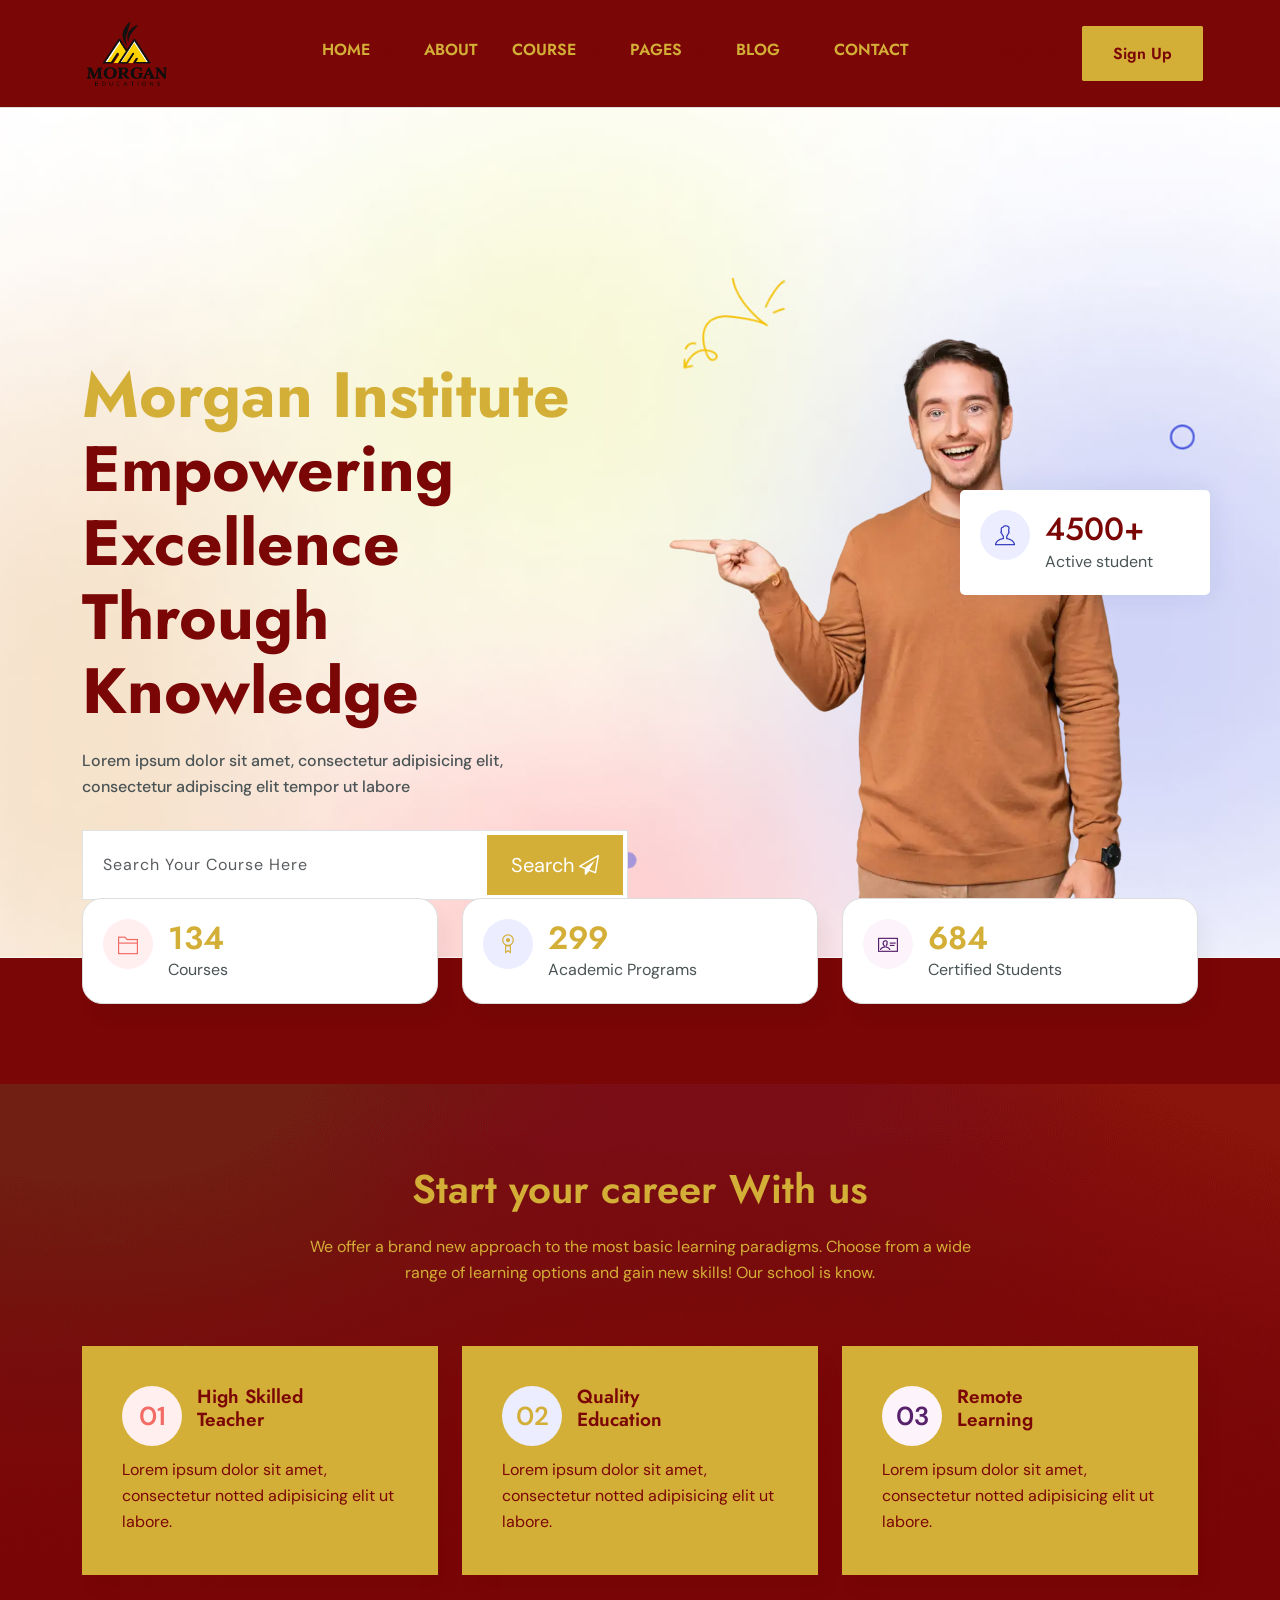
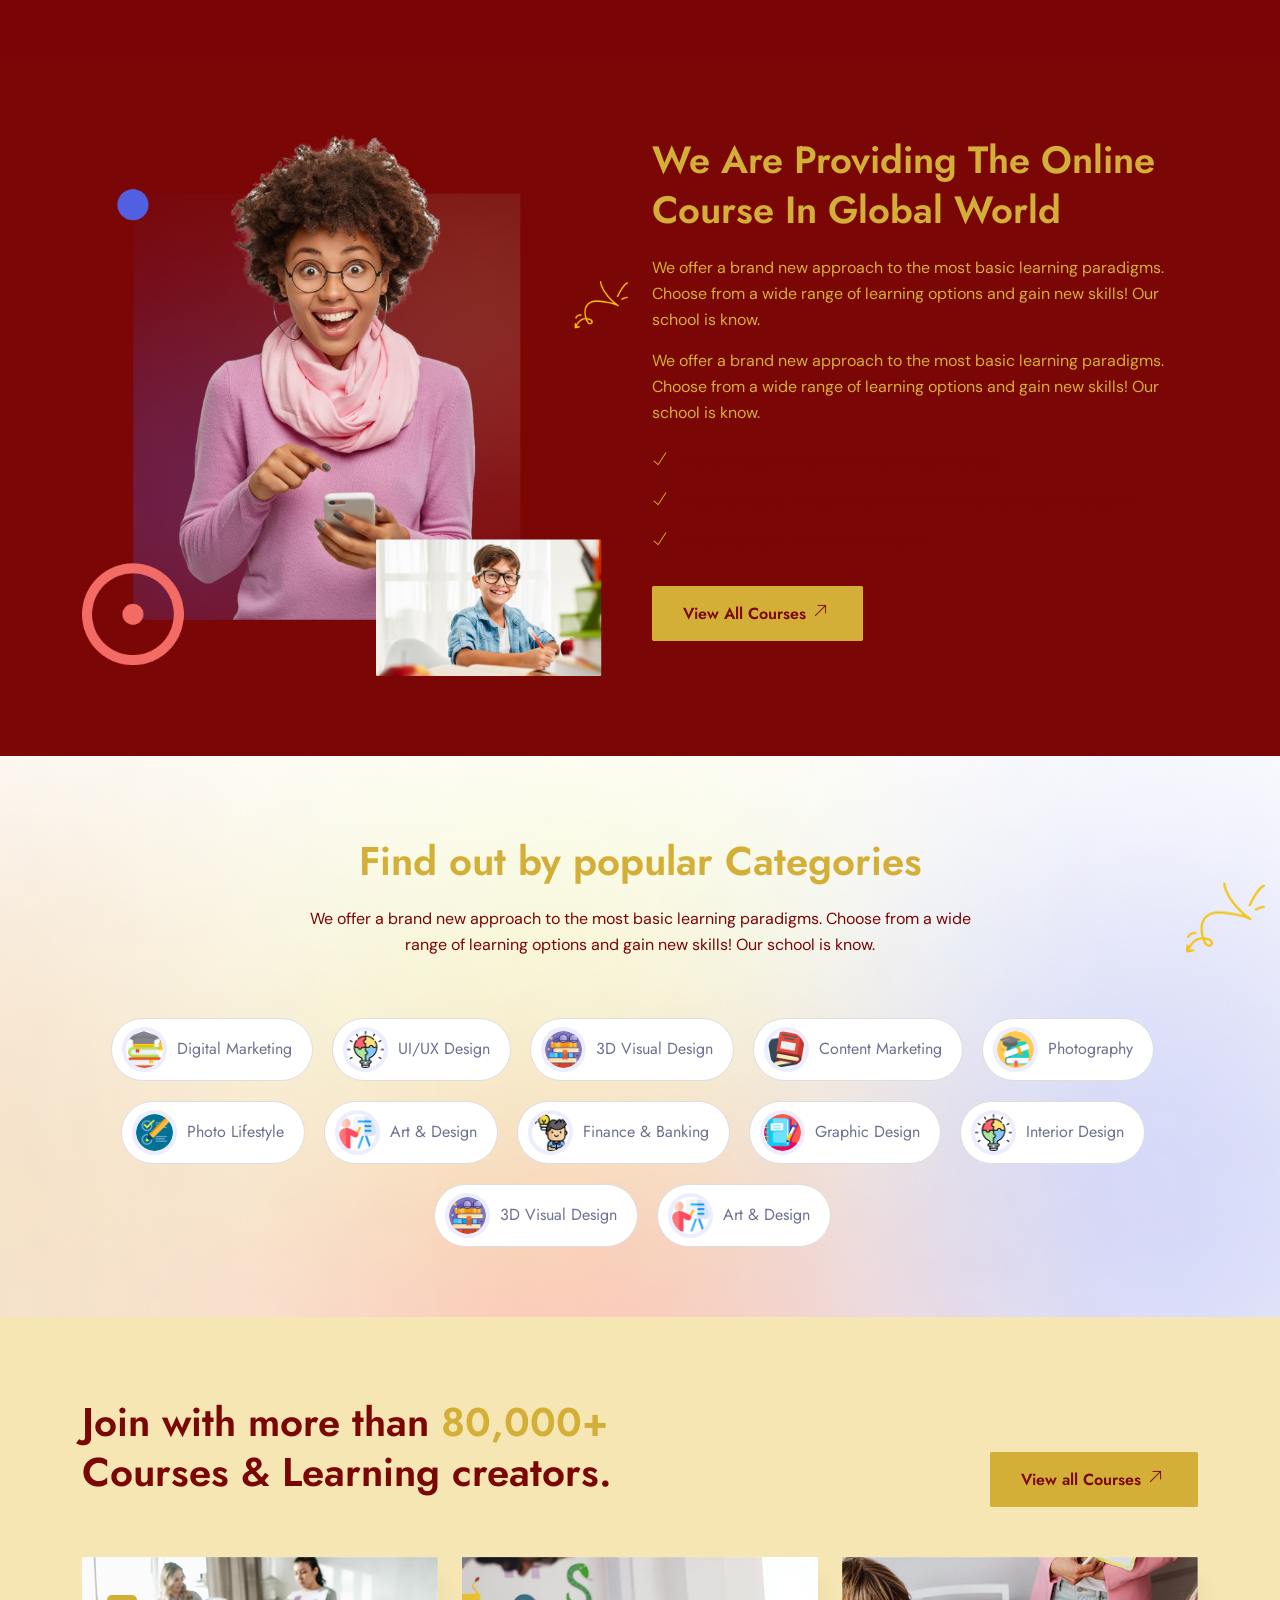
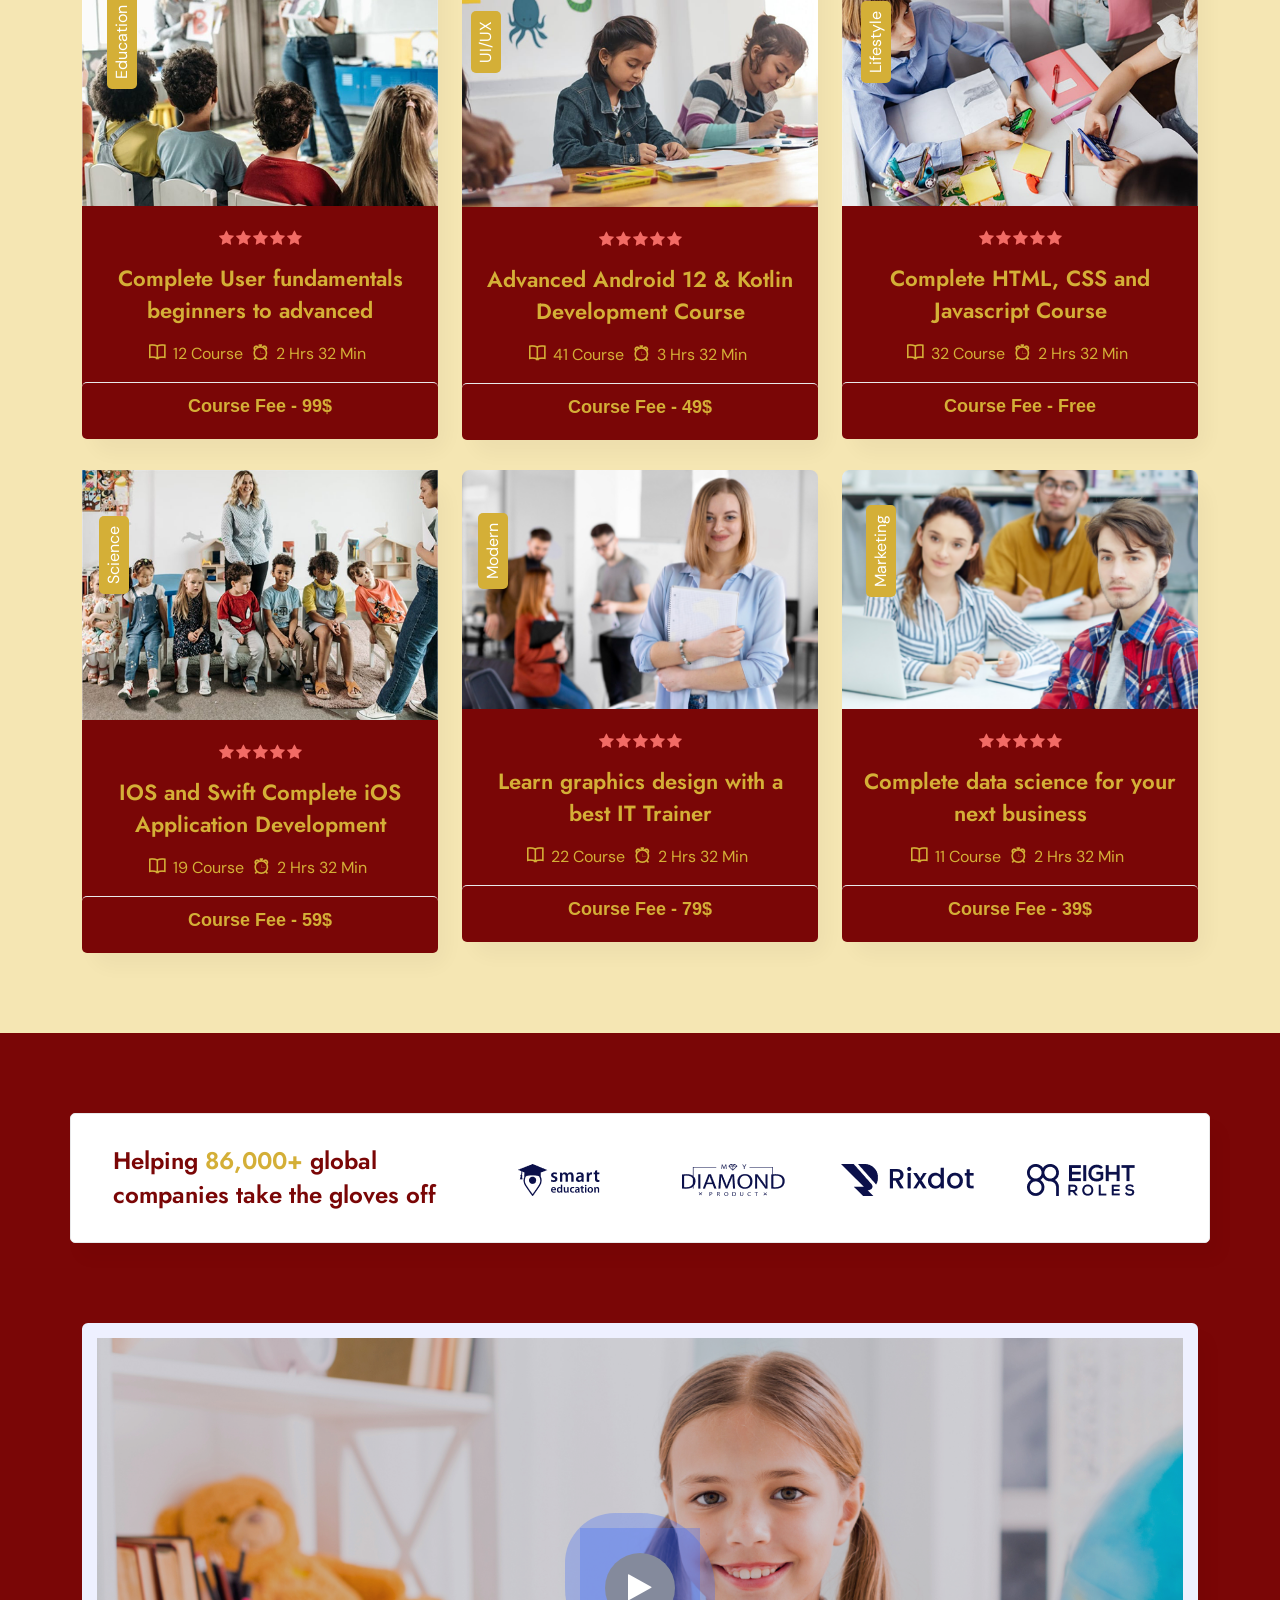
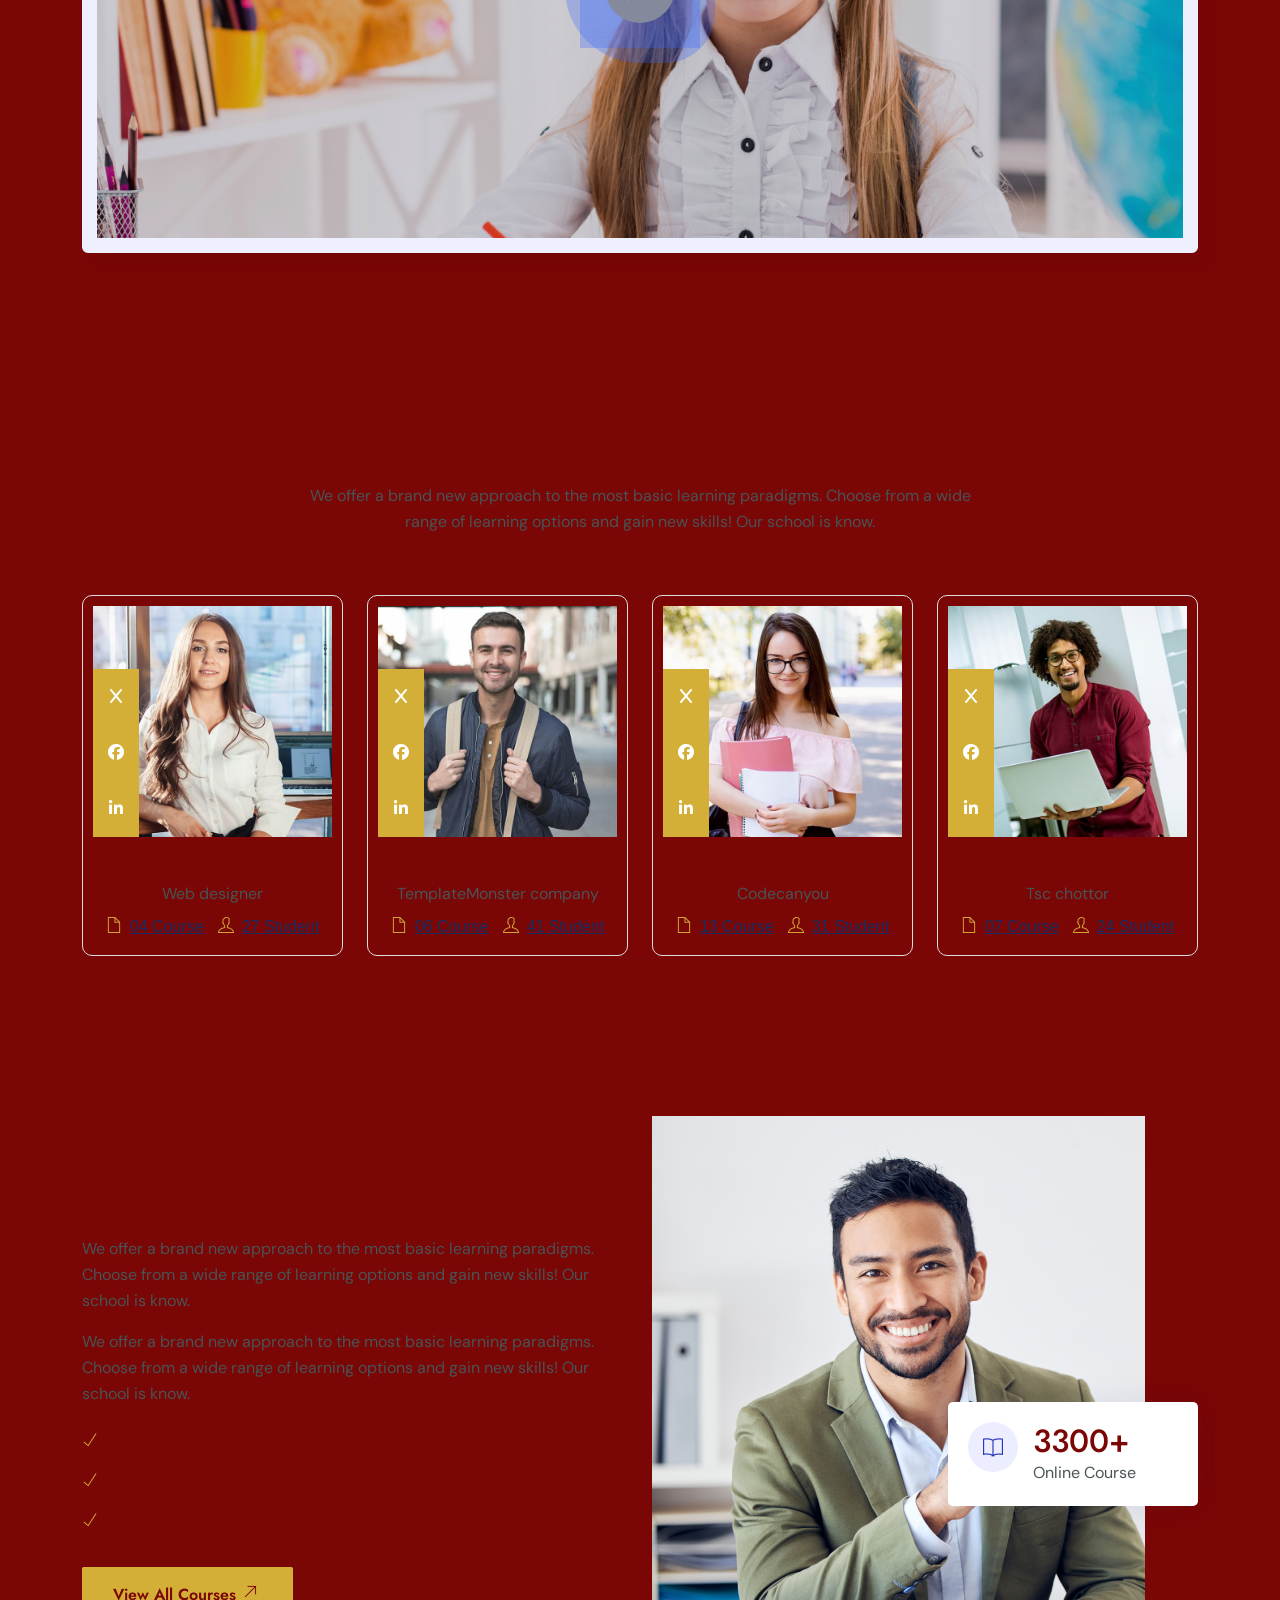
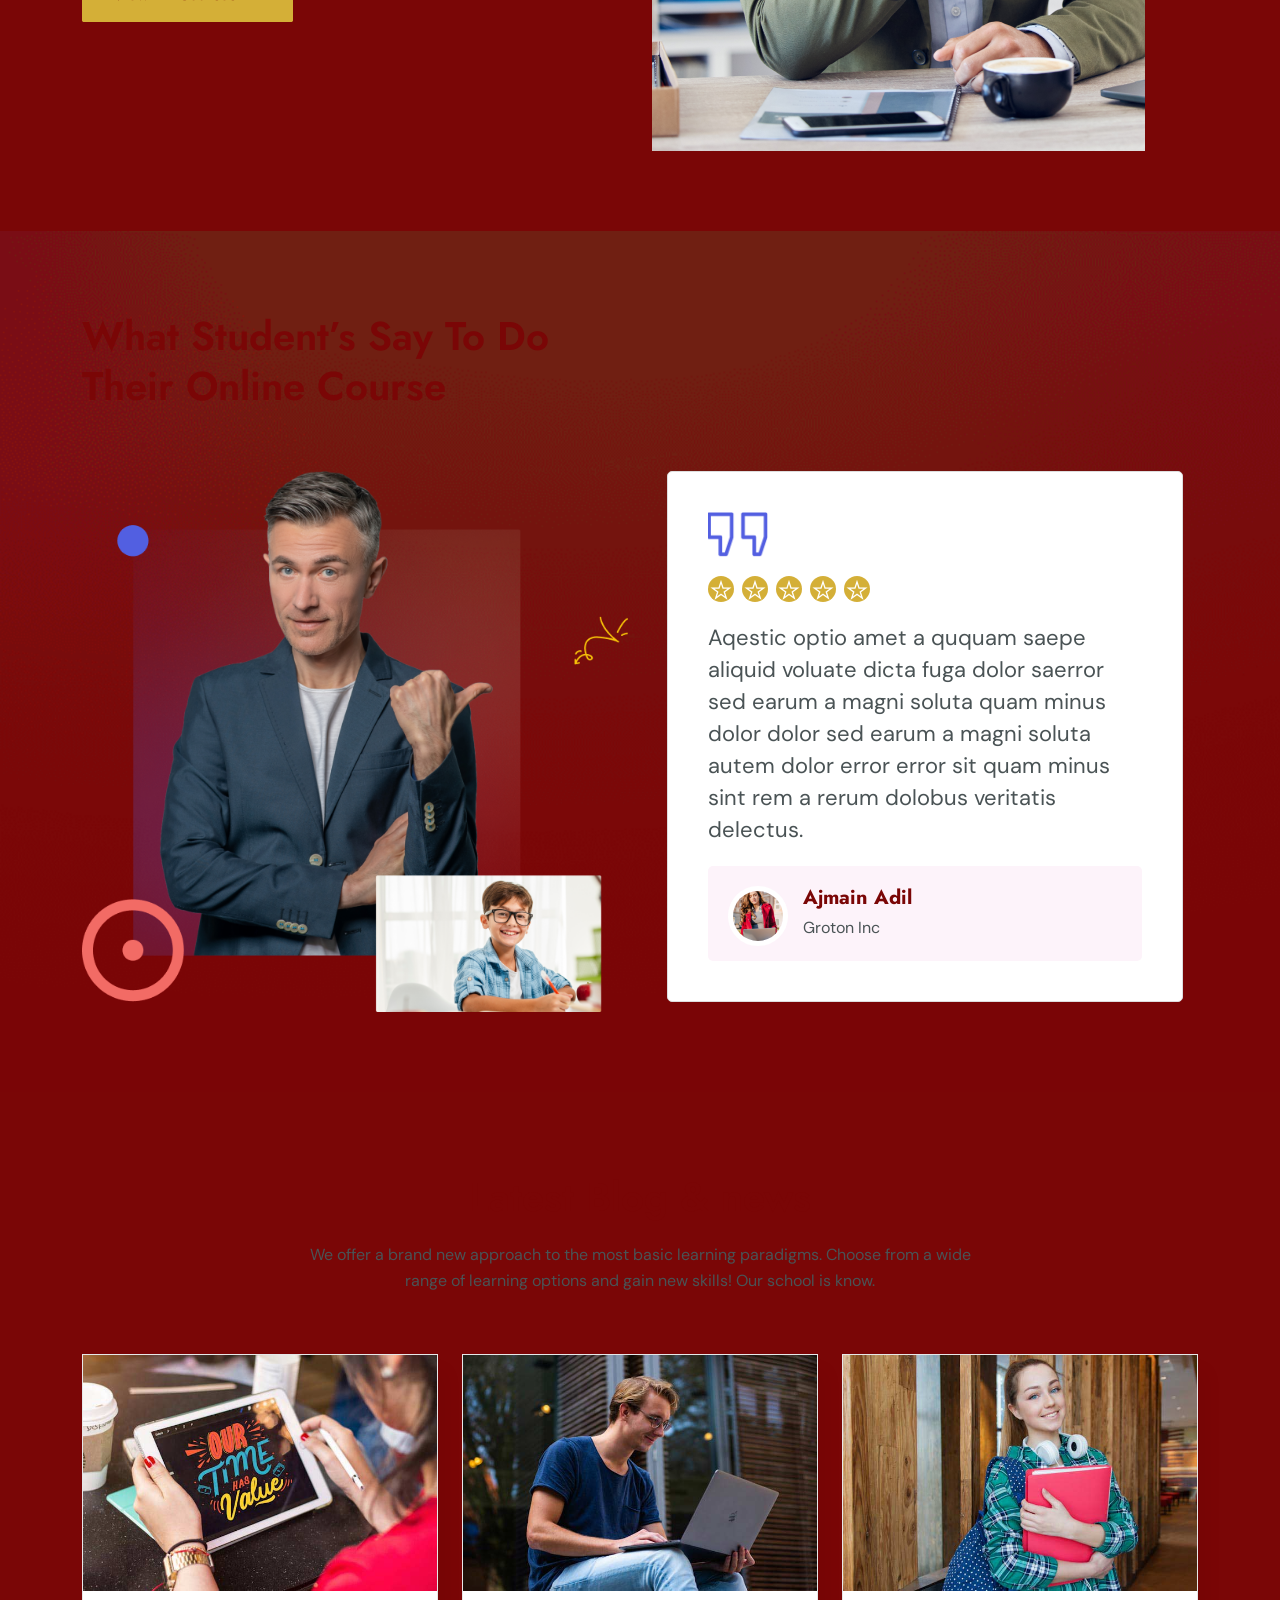
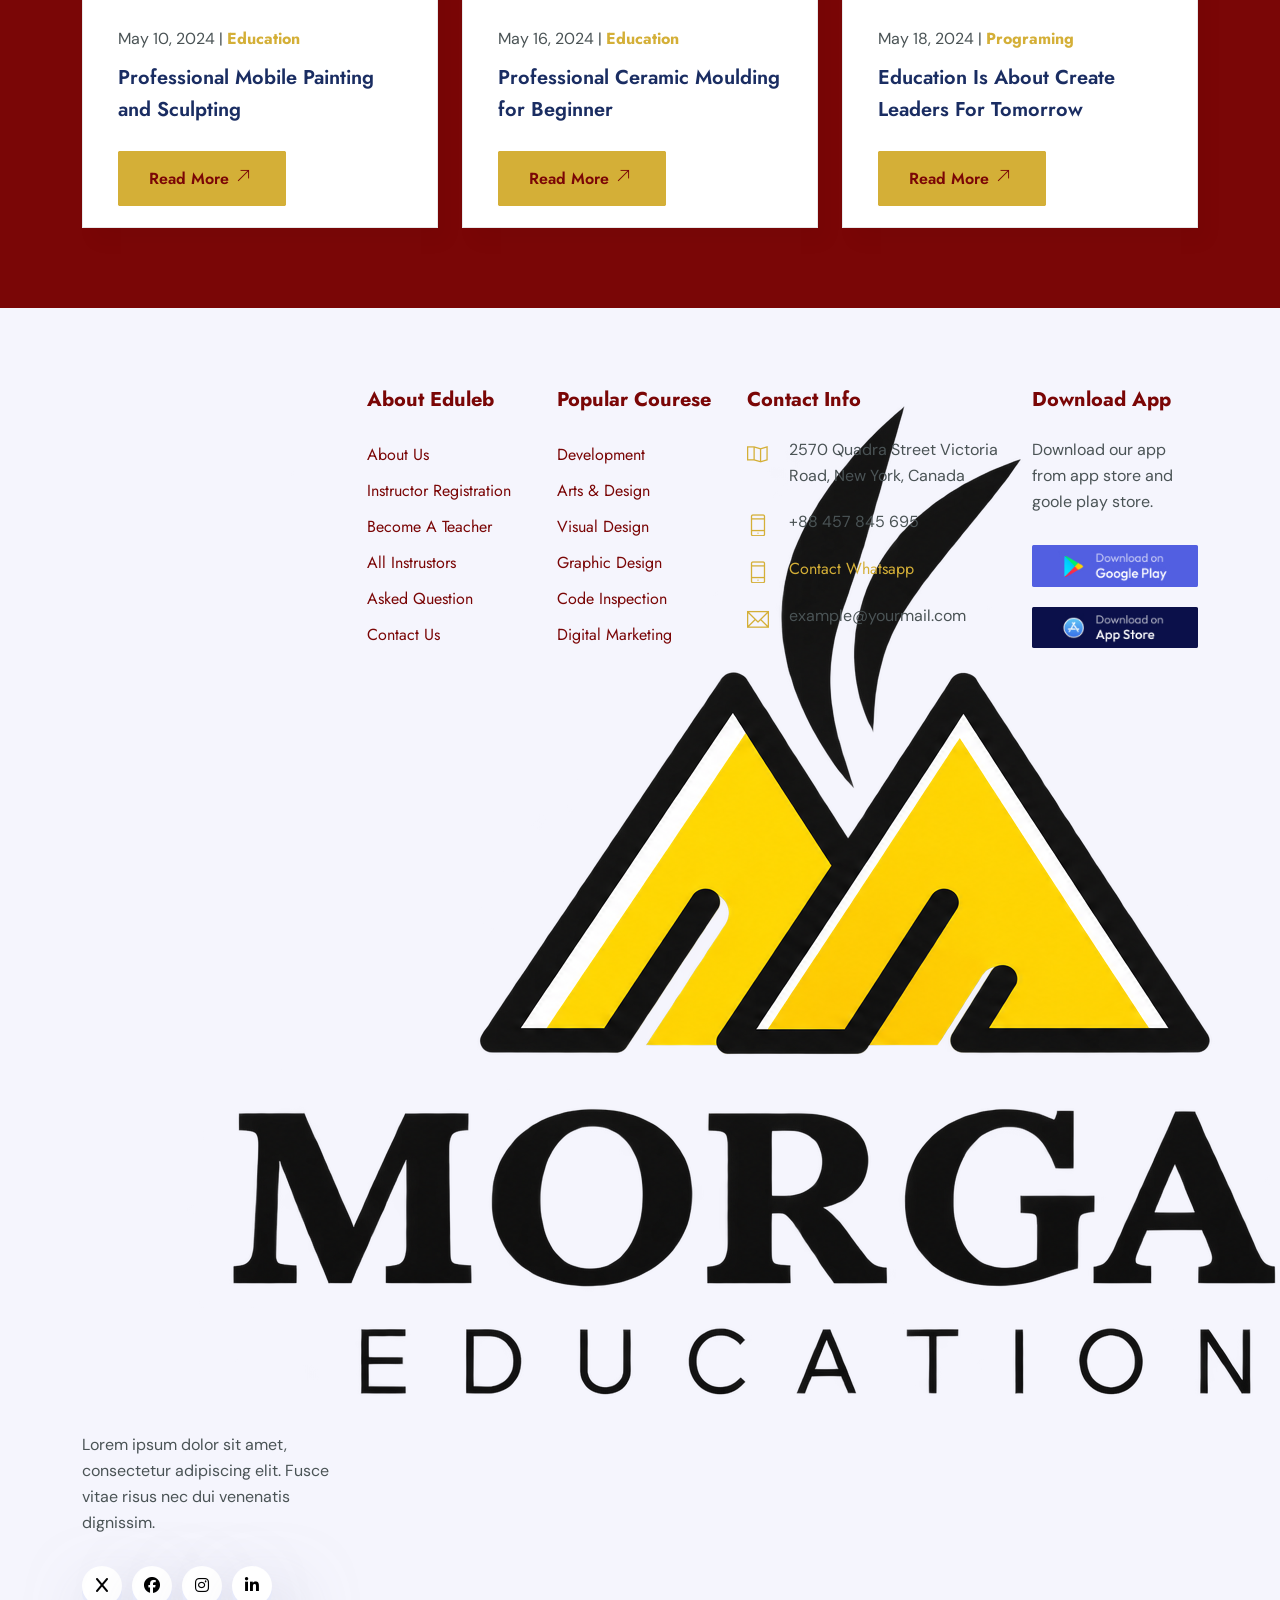
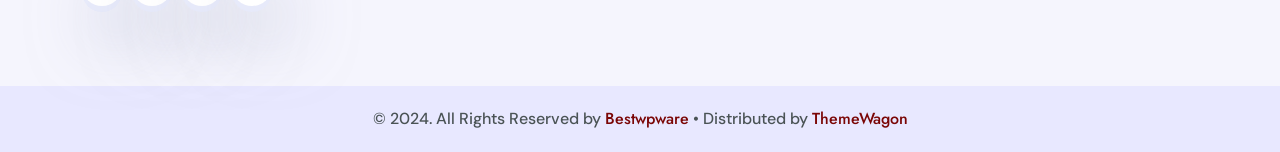
<file: index.html>
<!DOCTYPE html>
<html lang="en">

	<head>
		<!-- Meta -->
		<meta charset="utf-8">
		<meta http-equiv="X-UA-Compatible" content="IE=edge">
		<meta name="viewport" content="width=device-width, initial-scale=1, shrink-to-fit=no">
		<!-- The above 3 meta tags *must* come first in the head; any other head content must come *after* these tags -->
		<meta name="description" content="Eduleb - Education HTML Template">
		<meta name="keywords" content="agency, business, corporate, creative, html5, modern, multipurpose, One Page, parallax, startup">		
		<!-- SITE TITLE -->
		<title>MORGAN - Education Institution</title>			
		<!-- Latest Bootstrap min CSS -->
		<link rel="stylesheet" href="assets/bootstrap/css/bootstrap.min.css">		
		<!-- Google Font -->
		<link href="https://fonts.googleapis.com/css2?family=DM+Sans:ital,opsz,wght@0,9..40,100..1000;1,9..40,100..1000&display=swap" rel="stylesheet">
		<link href="https://fonts.googleapis.com/css2?family=Jost:ital,wght@0,100..900;1,100..900&display=swap" rel="stylesheet">
		<!-- Font Awesome CSS -->
		<link rel="stylesheet" href="https://cdnjs.cloudflare.com/ajax/libs/font-awesome/6.5.2/css/all.min.css">
		<link rel="stylesheet" href="assets/fonts/font-awesome.min.css">
		<link rel="stylesheet" href="assets/fonts/themify-icons.css">
		<!--- owl carousel Css-->
		<link rel="stylesheet" href="assets/owlcarousel/css/owl.carousel.css">
		<link rel="stylesheet" href="assets/owlcarousel/css/owl.theme.css">	
		<!--jquery-simple-mobilemenu Css-->
        <link rel="stylesheet" href="assets/css/jquery-simple-mobilemenu.css">			
		<!-- MAGNIFIC CSS -->
		<link rel="stylesheet" href="assets/css/magnific-popup.css">		
		<!-- animate CSS -->
		<link rel="stylesheet" href="assets/css/animate.css">	
		<!-- Style CSS -->					
		<link rel="stylesheet" href="assets/css/style.css">					
		<!-- HTML5 shim and Respond.js IE8 support of HTML5 elements and media queries -->
		<!-- WARNING: Respond.js doesn't work if you view the page via file:// -->
		<!--[if lt IE 9]>
		  <script src="https://oss.maxcdn.com/html5shiv/3.7.2/html5shiv.min.js"></script>
		  <script src="https://oss.maxcdn.com/respond/1.4.2/respond.min.js"></script>
		<![endif]-->
	</head>
	
    <body data-spy="scroll" data-offset="80">

		<!-- START PRELOADER -->
		<div class="preloaders">
			<span class="loader"></span>
		</div>
		<!-- END PRELOADER -->		

		<!-- START NAVBAR -->  
		<div id="navigation" class="navbar-light bg-faded site-navigation">
			<div class="container-fluid">
				<div class="row">
					<div class="col-20 align-self-center">
						<div class="site-logo">
							<a href="index.html"><img src="assets/img/logo.png" alt=""></a>          				
						</div>
					</div><!--- END Col -->
					
					<div class="col-60 d-flex">
						<nav id="main-menu">
							<ul>
								<li class="menu-item-has-children"><a href="#">Home</a>
									<ul>										
										<li><a href="index.html">Home 01</a></li>
										<li><a href="index2.html">Home 02</a></li>
									</ul>
								</li>
								<li><a href="about.html">About</a></li>				  				  
								<li class="menu-item-has-children"><a href="course.html">Course</a>
									<ul>										
										<li><a href="course.html">Course</a></li>
										<li><a href="course_details.html">Course Details</a></li>
									</ul>
								</li>								
								<li class="menu-item-has-children"><a href="#">Pages</a>
									<ul>										
										<li><a href="instructor.html">Instructor</a></li>
										<li><a href="ins_details.html">Instructor Details</a></li>
										<li><a href="pricing.html">Pricing Plan</a></li>
										<li><a href="faq.html">Faq Page</a></li>			
										<li><a href="404.html">404</a></li>				
									</ul>
								</li>							
								<li class="menu-item-has-children"><a href="blog.html">Blog</a>
									<ul>										
										<li><a href="blog.html">Blog</a></li>
										<li><a href="blog_single.html">Blog Details</a></li>
									</ul>
								</li>							  
								<li><a href="contact.html">Contact</a></li>
							</ul>
						</nav>
					</div><!--- END Col -->
					
					<div class="col-20 d-none d-xl-block text-end align-self-center">
						<a href="#" class="header-btn">Sign In</a>
						<a href="contact.html" class="btn_one">Sign Up</a>
					</div><!--- END Col -->
					
					<ul class="mobile_menu">						
						<li><a href="#">Home</a>
							<ul class="sub-menu">										
								<li><a href="index.html">Home 01</a></li>
								<li><a href="index2.html">Home 02</a></li>						
							</ul>
						</li>	
						<li><a href="about.html">About</a></li>						
						<li><a href="#">Course</a>
							<ul class="sub-menu">										
								<li><a href="course.html">Course</a></li>
								<li><a href="course_details.html">Course Deails</a></li>									
							</ul>
						</li>
						<li><a href="#">Pages</a>
							<ul class="sub-menu">									
								<li><a href="instructor.html">Instructor</a></li>
								<li><a href="ins_details.html">Instructor Details</a></li>
								<li><a href="pricing.html">Pricing Plan</a></li>
								<li><a href="faq.html">Faq Page</a></li>			
								<li><a href="404.html">404</a></li>							
							</ul>
						</li>			
						<li><a href="blog.html">Blog</a>
							<ul class="sub-menu">										
								<li><a href="blog.html">Blog</a></li>
								<li><a href="blog_single.html">Blog Details</a></li>
							</ul>
						</li>						
						<li><a href="contact.html">Contact</a></li>
					</ul>			
				</div><!--- END ROW -->
			</div><!--- END CONTAINER -->
		</div> 	  
		<!-- END NAVBAR -->		

		<!-- START HOME -->
		<section class="home_bg hb_height" style="background-image: url(assets/img/bg/home-bg.jpg);  background-size:cover; background-position: center center;">
			<div class="container">
				<div class="row">
				  <div class="col-lg-6 col-sm-12 col-xs-12">
					<div class="hero-text ht_top">
						<h1><span>Morgan Institute</span> Empowering Excellence Through Knowledge </h1>
						<p>Lorem ipsum dolor sit amet, consectetur adipisicing elit, consectetur adipiscing elit tempor ut labore</p>
					</div>
					<div class="home_sb">
						<form action="#" class="banner_subs">
							<input type="text" class="form-control home_si" placeholder="Search your course here" required="required">
							<button type="button" class="subscribe__btn">Search <i class="fa fa-paper-plane-o"></i></button>
						</form>
					</div>					
				  </div><!--- END COL -->
				  <div class="col-lg-6 col-sm-12 col-xs-12">
					<div class="hero-text-img">
						<img src="assets/img/home-img2.webp" class="img-fluid" alt="" />
						<div class="home_ps">
							<span class="ti-user"></span>
							<h2>4500+</h2>
							<p>Active student</p>
						</div>
					</div>					
				  </div><!--- END COL -->						  
				</div><!--- END ROW -->
			</div><!--- END CONTAINER -->
		</section>
		<!-- END  HOME -->			

		<!-- START COUNTER -->
		<section class="count_area counter_feature">
			<div class="container">
				<div class="row">
					<div class="col-lg-4 col-sm-6 col-xs-12">
						<div class="single-counter">
							<span class="ti-folder sc_one"></span>
							<h2 class="counter-num">134</h2>
							<p>Courses</p>
						</div>							
					</div>
					<div class="col-lg-4 col-sm-6 col-xs-12">
						<div class="single-counter">
							<span class="ti-medall-alt sc_two"></span>
							<h2 class="counter-num">299</h2>
							<p>Academic Programs</p>
						</div>
					</div><!-- END COL -->
					<div class="col-lg-4 col-sm-6 col-xs-12">
						<div class="single-counter">
							<span class="ti-id-badge sc_three"></span>
							<h2 class="counter-num">684</h2>
							<p>Certified Students</p>
						</div>
					</div><!-- END COL -->					
				</div><!--- END ROW -->
			</div><!--- END CONTAINER -->		
		</section>
		<!-- END COUNTER -->

	<!-- START CATEGORY -->
	<section class="top_cat__area section-padding" style="background-image: url(assets/img/bg/shape-1.png);  background-size:cover; background-position: center center;">
		<div class="container">									
			<div class="section-title text-center">
				<h2 style="color: #d4af37;">Start your career With us</h2>
				<p style="color: #d4af37;">We offer a brand new approach to the most basic learning paradigms. Choose from a wide range of learning options and gain new skills! Our school is know.</p>
			</div>						
			<div class="row">					
				<div class="col-lg-4 col-sm-6 col-xs-12 wow fadeInUp" data-wow-duration="1s" data-wow-delay="0.2s" data-wow-offset="0">
					<div class="single_tp">
						<span class="sc_one">01</span>
						<h3>High Skilled <br />Teacher</h3>
						<p style="color: #7A0606;">Lorem ipsum dolor sit amet, consectetur notted adipisicing elit ut labore.</p>
					</div>
				</div><!-- END COL -->			
				<div class="col-lg-4 col-sm-6 col-xs-12 wow fadeInUp" data-wow-duration="1s" data-wow-delay="0.3s" data-wow-offset="0">
					<div class="single_tp">
						<span class="sc_two">02</span>
						<h3>Quality <br />Education</h3>
						<p style="color: #7A0606;">Lorem ipsum dolor sit amet, consectetur notted adipisicing elit ut labore.</p>
					</div>
				</div><!-- END COL -->			
				<div class="col-lg-4 col-sm-6 col-xs-12 wow fadeInUp" data-wow-duration="1s" data-wow-delay="0.4s" data-wow-offset="0">
					<div class="single_tp">
						<span class="sc_three">03</span>
						<h3>Remote <br />Learning</h3>
						<p style="color: #7A0606;">Lorem ipsum dolor sit amet, consectetur notted adipisicing elit ut labore.</p>
					</div>
				</div><!-- END COL -->							
			</div><!-- END ROW -->
		</div><!--- END CONTAINER -->
	</section>
	<!-- END CATEGORY -->		
		
	<!-- START ABOUT US -->
	<section class="ab_area section-padding">
		<div class="container">									
			<div class="row">								
				<div class="col-lg-6 col-sm-12 col-xs-12 wow fadeInUp" data-wow-duration="1s" data-wow-delay="0.2s" data-wow-offset="0">
					<div class="ab_img">
						<img src="assets/img/about1.png" class="img-fluid" alt="image">
					</div>
				</div><!--- END COL -->						
				<div class="col-lg-6 col-sm-12 col-xs-12 wow fadeInUp" data-wow-duration="1s" data-wow-delay="0.1s" data-wow-offset="0">
					<div class="ab_content">
						<h2 style="color: #d4af37;">We Are Providing The Online Course In Global World</h2>
						<p style="color: #d4af37;">We offer a brand new approach to the most basic learning paradigms. Choose from a wide range of learning options and gain new skills! Our school is know.</p>
						<p style="color: #d4af37;">We offer a brand new approach to the most basic learning paradigms. Choose from a wide range of learning options and gain new skills! Our school is know.</p>
						<ul>
							<li><span class="ti-check"></span> Get access to <b>12,000+</b> of our top courses</li>
							<li><span class="ti-check"></span> Popular topic to learn now in our online courses for student</li>
							<li><span class="ti-check"></span> Find the right instructor for you</li>
						</ul>
						<a class="btn_one" href="course.html">View All Courses <i class="ti-arrow-top-right"></i></a>
					</div>
				</div><!--- END COL -->							  
			</div><!--- END ROW -->
		</div><!--- END CONTAINER -->
	</section>
	<!-- END ABOUT US -->	
	
	<!-- START CATEGORY -->
	<section class="top_cat__area section-padding" style="background-image: url(assets/img/bg/section-2.jpg);  background-size:cover; background-position: center center;">
		<div class="container">									
			<div class="section-title text-center">
				<h2 style="color: #d4af37;">Find out by popular Categories</h2>
				<p style="color: #7A0606;">We offer a brand new approach to the most basic learning paradigms. Choose from a wide range of learning options and gain new skills! Our school is know.</p>
			</div>						
			<div class="row">													
				<div class="col-lg-12 col-sm-12 col-xs-12 wow fadeInUp" data-wow-duration="1s" data-wow-delay="0.1s" data-wow-offset="0">
					<div class="cat_list">
						<ul>
							<li><a href="#"><img src="assets/img/e1.png" alt="category-image" /> Digital Marketing</a></li>
							<li><a href="#"><img src="assets/img/e2.png" alt="category-image" /> UI/UX Design</a></li>
							<li><a href="#"><img src="assets/img/e3.png" alt="category-image" /> 3D Visual Design</a></li>
							<li><a href="#"><img src="assets/img/e4.png" alt="category-image" /> Content Marketing</a></li>
							<li><a href="#"><img src="assets/img/e5.png" alt="category-image" /> Photography</a></li>
							<li><a href="#"><img src="assets/img/e6.png" alt="category-image" /> Photo Lifestyle</a></li>
							<li><a href="#"><img src="assets/img/e7.png" alt="category-image" /> Art & Design</a></li>
							<li><a href="#"><img src="assets/img/e8.png" alt="category-image" /> Finance & Banking</a></li>
							<li><a href="#"><img src="assets/img/e9.png" alt="category-image" /> Graphic Design</a></li>
							<li><a href="#"><img src="assets/img/e2.png" alt="category-image" /> Interior Design</a></li>
							<li><a href="#"><img src="assets/img/e3.png" alt="category-image" /> 3D Visual Design</a></li>	
							<li><a href="#"><img src="assets/img/e7.png" alt="category-image" /> Art & Design</a></li>							
						</ul>
					</div>
				</div><!--- END COL -->							  
			</div><!--- END ROW -->
		</div><!--- END CONTAINER -->
	</section>
	<!-- END CATEGORY -->			

		<!-- START COURSE -->
		<section class="home_course section-padding">
			<div class="container">
				<div class="row">
					<div class="col-lg-8 col-sm-6 col-xs-12">
						<div class="section-title">
							<h2>Join with more than <b style="color: #d4af37;">80,000+ </b> <br />Courses & Learning creators.</h2>
						</div>					
					</div><!--- END COL -->
					<div class="col-lg-4 col-sm-6 col-xs-12">
						<div class="cour_btn">
							<a href="course.html" class="btn_one">View all Courses <i class="ti-arrow-top-right"></i></a>
						</div>
					</div><!--- END COL -->
				</div><!--- END ROW -->				
				<div class="row">
					<div class="col-lg-4 col-sm-6 col-xs-12">
						<div class="single_course">
							<div class="single_c_img">
								<img src="assets/img/course/1.png" class="img-fluid" alt="course-image" />
								<span>Education</span>
							</div>
							<i class="fa fa-star"></i><i class="fa fa-star"></i><i class="fa fa-star"></i><i class="fa fa-star"></i><i class="fa fa-star"></i>
							<h4><a href="course.html">Complete User fundamentals beginners to advanced</a></h4>
							<p><span class="ti-book"> </span> 12 Course</p>
							<p><span class="ti-alarm-clock"> </span>2 Hrs 32 Min</p>
							<div class="price">Course Fee - 99$</div>
						</div>
					</div><!-- END COL -->
					<div class="col-lg-4 col-sm-6 col-xs-12">
						<div class="single_course">
							<div class="single_c_img">
								<img src="assets/img/course/2.png" class="img-fluid" alt="course-image" />
								<span>UI/UX</span>
							</div>
							<i class="fa fa-star"></i><i class="fa fa-star"></i><i class="fa fa-star"></i><i class="fa fa-star"></i><i class="fa fa-star"></i>
							<h4><a href="course.html">Advanced Android 12 & Kotlin Development Course</a></h4>
							<p><span class="ti-book"> </span> 41 Course</p>
							<p><span class="ti-alarm-clock"> </span>3 Hrs 32 Min</p>
							<div class="price">Course Fee - 49$</div>
						</div>
					</div><!-- END COL -->
					<div class="col-lg-4 col-sm-6 col-xs-12">
						<div class="single_course">
							<div class="single_c_img">
								<img src="assets/img/course/3.png" class="img-fluid" alt="course-image" />
								<span>Lifestyle</span>
							</div>
							<i class="fa fa-star"></i><i class="fa fa-star"></i><i class="fa fa-star"></i><i class="fa fa-star"></i><i class="fa fa-star"></i>
							<h4><a href="course.html">Complete HTML, CSS and Javascript Course</a></h4>
							<p><span class="ti-book"> </span> 32 Course</p>
							<p><span class="ti-alarm-clock"> </span>2 Hrs 32 Min</p>
							<div class="price">Course Fee - Free</div>
						</div>
					</div><!-- END COL -->
					<div class="col-lg-4 col-sm-6 col-xs-12">
						<div class="single_course">
							<div class="single_c_img">
								<img src="assets/img/course/4.png" class="img-fluid" alt="course-image" />
								<span>Science</span>
							</div>
							<i class="fa fa-star"></i><i class="fa fa-star"></i><i class="fa fa-star"></i><i class="fa fa-star"></i><i class="fa fa-star"></i>
							<h4><a href="course.html">IOS and Swift Complete iOS Application Development</a></h4>
							<p><span class="ti-book"> </span> 19 Course</p>
							<p><span class="ti-alarm-clock"> </span>2 Hrs 32 Min</p>
							<div class="price">Course Fee - 59$</div>
						</div>
					</div><!-- END COL -->
					<div class="col-lg-4 col-sm-6 col-xs-12">
						<div class="single_course">
							<div class="single_c_img">
								<img src="assets/img/course/5.png" class="img-fluid" alt="course-image" />
								<span>Modern</span>
							</div>
							<i class="fa fa-star"></i><i class="fa fa-star"></i><i class="fa fa-star"></i><i class="fa fa-star"></i><i class="fa fa-star"></i>
							<h4><a href="course.html">Learn graphics design with a best IT Trainer</a></h4>
							<p><span class="ti-book"> </span> 22 Course</p>
							<p><span class="ti-alarm-clock"> </span>2 Hrs 32 Min</p>
							<div class="price">Course Fee - 79$</div>
						</div>
					</div><!-- END COL -->
					<div class="col-lg-4 col-sm-6 col-xs-12">
						<div class="single_course">
							<div class="single_c_img">
								<img src="assets/img/course/6.png" class="img-fluid" alt="course-image" />
								<span>Marketing</span>
							</div>
							<i class="fa fa-star"></i><i class="fa fa-star"></i><i class="fa fa-star"></i><i class="fa fa-star"></i><i class="fa fa-star"></i>
							<h4><a href="course.html">Complete data science for your next business</a></h4>
							<p><span class="ti-book"> </span> 11 Course</p>
							<p><span class="ti-alarm-clock"> </span>2 Hrs 32 Min</p>
							<div class="price">Course Fee - 39$</div>
						</div>
					</div><!-- END COL -->						
				</div><!--- END ROW -->
			</div><!--- END CONTAINER -->		
		</section>
		<!-- END COURSE -->	
		
		<!-- START COMPANY PARTNER LOGO  -->
		<div class="partner-logo section-padding">
			<div class="container">
				<div class="row part_bg">
					<div class="col-lg-4 col-sm-4 col-xs-12">
						<div class="partner_title">
							<h3>Helping <span>86,000+</span> global companies take the gloves off </h3>
						</div>					
					</div><!-- END COL  -->
					<div class="col-lg-8 col-sm-8 col-xs-12 text-center">
						<div class="partner">
							<a href="#"><img src="assets/img/clients/1.png" alt="image"></a>
							<a href="#"><img src="assets/img/clients/2.png" alt="image"></a>
							<a href="#"><img src="assets/img/clients/3.png" alt="image"></a>
							<a href="#"><img src="assets/img/clients/4.png" alt="image"></a>
							<a href="#"><img src="assets/img/clients/5.png" alt="image"></a>
							<a href="#"><img src="assets/img/clients/2.png" alt="image"></a>
							<a href="#"><img src="assets/img/clients/1.png" alt="image"></a>
							<a href="#"><img src="assets/img/clients/3.png" alt="image"></a>
							<a href="#"><img src="assets/img/clients/4.png" alt="image"></a>
						</div>
					</div><!-- END COL  -->
				</div><!--END  ROW  -->
			</div><!-- END CONTAINER  -->
		</div>
		<!-- END COMPANY PARTNER LOGO -->	

		<!-- START VIDEO -->
		<section class="vid_area section-padding">
			<div class="container">																
				<div class="row">
					<div class="col-lg-12 vp_top wow fadeInUDown" data-wow-duration="1s" data-wow-delay="0.2s" data-wow-offset="0">
						<div class="video-area" style="background-image: url(assets/img/bg/video.jpg);  background-size:cover; background-position: center center;">
							<a href="https://www.youtube.com/watch?v=RXv_uIN6e-Y" class="magnific_popup video-button"><i class="fa fa-play"></i></a>
						</div>
					</div><!--- END COL -->	
				</div><!--- END ROW -->
			</div><!--- END CONTAINER -->
		</section>
		<!-- END VIDEO -->			
		
		<!-- START TEAM -->
		<section class="team_area section-padding">
			<div class="container">									
				<div class="section-title text-center">
					<h2>Meet our Instructors</h2>
					<p>We offer a brand new approach to the most basic learning paradigms. Choose from a wide range of learning options and gain new skills! Our school is know.</p>
				</div>						
				<div class="row">													
					<div class="col-lg-3 col-sm-6 col-xs-12 wow fadeInUp" data-wow-duration="1s" data-wow-delay="0.1s" data-wow-offset="0">
						<div class="our-team">
							<div class="team-content">
								<a href="#"><img src="assets/img/team/team1.jpg" alt=""></a>
								<ul class="social-links">
									<li><a href="#"><i class="fa-solid fa-x"></i></a></li>
									<li><a href="#"><i class="fa-brands fa-facebook-f"></i></a></li>
									<li><a href="#"><i class="fa-brands fa-linkedin-in"></i></a></li>
								</ul>
							</div>
							<div class="team-prof">
								<h3>Bilkis Vabi</h3>
								<span>Web designer</span>
							</div>
							<div class="sth_det2">
								<span class="ti-file"> <u>04 Course</u></span>
								<span class="ti-user"> <u>27 Student</u></span>
							</div>									
						</div>
					</div><!--- END COL -->										
					<div class="col-lg-3 col-sm-6 col-xs-12 wow fadeInUp" data-wow-duration="1s" data-wow-delay="0.1s" data-wow-offset="0">
						<div class="our-team">
							<div class="team-content">
								<a href="#"><img src="assets/img/team/team2.jpg" alt=""></a>
								<ul class="social-links">
									<li><a href="#"><i class="fa-solid fa-x"></i></a></li>
									<li><a href="#"><i class="fa-brands fa-facebook-f"></i></a></li>
									<li><a href="#"><i class="fa-brands fa-linkedin-in"></i></a></li>
								</ul>
							</div>
							<div class="team-prof">
								<h3>Mood Wasim</h3>
								<span>TemplateMonster company</span>
							</div>
							<div class="sth_det2">
								<span class="ti-file"> <u>06 Course</u></span>
								<span class="ti-user"> <u>41 Student</u></span>
							</div>							
						</div>
					</div><!--- END COL -->										
					<div class="col-lg-3 col-sm-6 col-xs-12 wow fadeInUp" data-wow-duration="1s" data-wow-delay="0.1s" data-wow-offset="0">
						<div class="our-team">
							<div class="team-content">
								<a href="#"><img src="assets/img/team/team3.jpg" alt=""></a>
								<ul class="social-links">
									<li><a href="#"><i class="fa-solid fa-x"></i></a></li>
									<li><a href="#"><i class="fa-brands fa-facebook-f"></i></a></li>
									<li><a href="#"><i class="fa-brands fa-linkedin-in"></i></a></li>
								</ul>
							</div>
							<div class="team-prof">
								<h3>Shyinn tim</h3>
								<span>Codecanyou</span>
							</div>
							<div class="sth_det2">
								<span class="ti-file"> <u>13 Course</u></span>
								<span class="ti-user"> <u>31 Student</u></span>
							</div>
						</div>
					</div><!--- END COL -->										
					<div class="col-lg-3 col-sm-6 col-xs-12 wow fadeInUp" data-wow-duration="1s" data-wow-delay="0.1s" data-wow-offset="0">
						<div class="our-team">
							<div class="team-content">
								<a href="#"><img src="assets/img/team/team4.jpg" alt=""></a>
								<ul class="social-links">
									<li><a href="#"><i class="fa-solid fa-x"></i></a></li>
									<li><a href="#"><i class="fa-brands fa-facebook-f"></i></a></li>
									<li><a href="#"><i class="fa-brands fa-linkedin-in"></i></a></li>
								</ul>
							</div>
							<div class="team-prof">
								<h3>Shorif shorifa</h3>
								<span>Tsc chottor</span>
							</div>
							<div class="sth_det2">
								<span class="ti-file"> <u>07 Course</u></span>
								<span class="ti-user"> <u>24 Student</u></span>
							</div>
						</div>
					</div><!--- END COL -->							  
				</div><!--- END ROW -->
			</div><!--- END CONTAINER -->
		</section>
		<!-- END TEAM -->	

	<!-- START PROMO -->
	<section class="ab_area section-padding">
		<div class="container">									
			<div class="row">													
				<div class="col-lg-6 col-sm-12 col-xs-12 wow fadeInUp" data-wow-duration="1s" data-wow-delay="0.1s" data-wow-offset="0">
					<div class="ab_content">
						<h2>Why Choose Us For Your Online Education Courses</h2>
						<p>We offer a brand new approach to the most basic learning paradigms. Choose from a wide range of learning options and gain new skills! Our school is know.</p>
						<p>We offer a brand new approach to the most basic learning paradigms. Choose from a wide range of learning options and gain new skills! Our school is know.</p>
						<ul>
							<li><span class="ti-check"></span> Get access to <b>12,000+</b> of our top courses</li>
							<li><span class="ti-check"></span> Popular topic to learn now in our online courses for student</li>
							<li><span class="ti-check"></span> Find the right instructor for you</li>
						</ul>
						<a class="btn_one" href="course.html">View All Courses <i class="ti-arrow-top-right"></i></a>
					</div>
				</div><!--- END COL -->	
				<div class="col-lg-6 col-sm-12 col-xs-12 wow fadeInUp" data-wow-duration="1s" data-wow-delay="0.2s" data-wow-offset="0">
					<div class="ab_img">
						<img src="assets/img/about3.png" class="img-fluid" alt="image">
						<div class="home_ps2">
							<span class="ti-book"></span>
							<h2>3300+</h2>
							<p>Online Course</p>
						</div>
					</div>
				</div><!--- END COL -->					
			</div><!--- END ROW -->
		</div><!--- END CONTAINER -->
	</section>
	<!-- END PROMO -->			

		<!-- START TESTIMONIALS -->
		<section class="testi_area section-padding">
			<div class="container">
				<div class="section-title">
					<h2>What Student’s Say To Do <br />Their Online Course</h2>
				</div>						
				<div class="row">
					<div class="col-lg-6 col-sm-12 col-xs-12">
						<div class="ab_img">
							<img src="assets/img/review.png" class="img-fluid" alt="image">
						</div>					
					</div><!-- END COL -->						
					<div class="col-lg-6 col-sm-12 col-xs-12">
						<div id="testimonial-slider" class="owl-carousel">
							<div class="testimonial">
								<img src="assets/img/quote.png" alt="" />
								<div class="testimonial_content">													
									<i class="ti-star"></i>
									<i class="ti-star"></i>
									<i class="ti-star"></i>
									<i class="ti-star"></i>
									<i class="ti-star"></i>
									<p>Aqestic optio amet a ququam saepe aliquid voluate dicta fuga dolor saerror sed earum a magni soluta quam minus dolor dolor sed earum a magni soluta autem dolor error error sit quam minus sint rem a rerum dolobus veritatis delectus.</p>
								</div>
								<div class="testi_pic_title">
									<img src="assets/img/testimonial/1.png" alt="">
									<h4>Ajmain Adil</h4>
									<p>Groton Inc</p>
								</div>
							</div><!-- END TESTIMONIAL -->
							<div class="testimonial">
							<img src="assets/img/quote.png" alt="" />
								<div class="testimonial_content">													
									<i class="ti-star"></i>
									<i class="ti-star"></i>
									<i class="ti-star"></i>
									<i class="ti-star"></i>
									<i class="ti-star"></i>
									<p>Aqestic optio amet a ququam saepe aliquid voluate dicta fuga dolor saerror sed earum a magni soluta quam minus dolor dolor sed earum a magni soluta autem dolor error error sit quam minus sint rem a rerum dolobus veritatis delectus.</p>
								</div>
								<div class="testi_pic_title">
									<img src="assets/img/testimonial/2.png" alt="">
									<h4>Sharukh Khan</h4>
									<p>Red Chili Inc</p>
								</div>
							</div><!-- END TESTIMONIAL -->
							<div class="testimonial">
								<img src="assets/img/quote.png" alt="" />
								<div class="testimonial_content">													
									<i class="ti-star"></i>
									<i class="ti-star"></i>
									<i class="ti-star"></i>
									<i class="ti-star"></i>
									<i class="ti-star"></i>
									<p>Aqestic optio amet a ququam saepe aliquid voluate dicta fuga dolor saerror sed earum a magni soluta quam minus dolor dolor sed earum a magni soluta autem dolor error error sit quam minus sint rem a rerum dolobus veritatis delectus.</p>
								</div>
								<div class="testi_pic_title">
									<img src="assets/img/testimonial/3.png" alt="">
									<h4>Anushka sharma</h4>
									<p>Naika Company</p>
								</div>
							</div><!-- END TESTIMONIAL -->
							<div class="testimonial">
								<img src="assets/img/quote.png" alt="" />
								<div class="testimonial_content">													
									<i class="ti-star"></i>
									<i class="ti-star"></i>
									<i class="ti-star"></i>
									<i class="ti-star"></i>
									<i class="ti-star"></i>
									<p>Aqestic optio amet a ququam saepe aliquid voluate dicta fuga dolor saerror sed earum a magni soluta quam minus dolor dolor sed earum a magni soluta autem dolor error error sit quam minus sint rem a rerum dolobus veritatis delectus.</p>
								</div>
								<div class="testi_pic_title">
									<img src="assets/img/testimonial/4.png" alt="">
									<h4>Ajmain Adil</h4>
									<p>Groton Inc</p>
								</div>
							</div><!-- END TESTIMONIAL -->
							<div class="testimonial">
								<img src="assets/img/quote.png" alt="" />
								<div class="testimonial_content">													
									<i class="ti-star"></i>
									<i class="ti-star"></i>
									<i class="ti-star"></i>
									<i class="ti-star"></i>
									<i class="ti-star"></i>
									<p>Aqestic optio amet a ququam saepe aliquid voluate dicta fuga dolor saerror sed earum a magni soluta quam minus dolor dolor sed earum a magni soluta autem dolor error error sit quam minus sint rem a rerum dolobus veritatis delectus.</p>
								</div>
								<div class="testi_pic_title">
									<img src="assets/img/testimonial/5.png" alt="">
									<h4>Ajmain Adil</h4>
									<p>Groton Inc</p>
								</div>
							</div><!-- END TESTIMONIAL -->
						</div><!-- END TESTIMONIAL SLIDER -->
					</div><!-- END COL -->		
				</div><!--- END ROW -->
			</div><!--- END CONTAINER -->		
		</section>
		<!-- END TESTINUNIALS -->

		<!-- START BLOG -->
		<section id="blog" class="blog_area section-padding">
			<div class="container">
				<div class="section-title text-center">
					<h2>Latest Blog & news</h2>
					<p>We offer a brand new approach to the most basic learning paradigms. Choose from a wide range of learning options and gain new skills! Our school is know.</p>
				</div>	
				<div class="row">		
					<div class="col-lg-4 col-sm-4 col-xs-12 wow fadeInUp" data-wow-duration="1s" data-wow-delay="0.1s" data-wow-offset="0">
						<div class="single_blog">
							<img src="assets/img/blog/1.jpg" class="img-fluid" alt="image" />
							<div class="content_box">
								<span>May 10, 2024 | <a href="blog.html">Education</a></span>
								<h2><a href="blog.html">Professional Mobile Painting and Sculpting</a></h2>
								<a class="btn_one" href="blog.html">Read More <i class="ti-arrow-top-right"></i></a>
							</div>
						</div>
					</div><!-- END COL-->				
					<div class="col-lg-4 col-sm-4 col-xs-12 wow fadeInUp" data-wow-duration="1s" data-wow-delay="0.1s" data-wow-offset="0">
						<div class="single_blog">
							<img src="assets/img/blog/2.jpg" class="img-fluid" alt="image" />
							<div class="content_box">
								<span>May 16, 2024 | <a href="blog.html">Education</a></span>
								<h2><a href="blog.html">Professional Ceramic Moulding for Beginner</a></h2>
								<a class="btn_one" href="blog.html">Read More <i class="ti-arrow-top-right"></i></a>							
							</div>
						</div>
					</div><!-- END COL-->
					<div class="col-lg-4 col-sm-4 col-xs-12 wow fadeInUp" data-wow-duration="1s" data-wow-delay="0.3s" data-wow-offset="0">
						<div class="single_blog">
							<img src="assets/img/blog/3.jpg" class="img-fluid" alt="image" />
							<div class="content_box">
								<span>May 18, 2024 | <a href="blog.html">Programing</a></span>
								<h2><a href="blog.html">Education Is About Create Leaders For Tomorrow </a></h2>
								<a class="btn_one" href="blog.html">Read More <i class="ti-arrow-top-right"></i></a>
							</div>
						</div>
					</div><!-- END COL-->						
				</div><!-- / END ROW -->
			</div><!-- END CONTAINER  -->
		</section>	
		<!-- END BLOG -->	
		
		<!-- START FOOTER -->
		<div class="footer section-padding">
			<div class="container">				
				<div class="row">						
					<div class="col-lg-3 col-sm-6 col-xs-12">
						<div class="single_footer">
							<a href="index.html"><img src="assets/img/logo.png" alt=""></a>         
							<p>Lorem ipsum dolor sit amet, consectetur adipiscing elit. Fusce vitae risus nec dui venenatis dignissim.</p>
							<div class="social_profile">
								<ul>
									<li><a class="f_facebook" href="#"><i class="fa-solid fa-x"></i></a></li>
									<li><a class="f_twitter" href="#"><i class="fa-brands fa-facebook-f"></i></a></li>
									<li><a class="f_instagram"href="#"><i class="fa-brands fa-instagram"></i></a></li>
									<li><a class="f_linkedin" href="#"><i class="fa-brands fa-linkedin-in"></i></a></li>
								</ul>
							</div>
						</div>			
					</div><!--- END COL -->						
					<div class="col-lg-2 col-sm-6 col-xs-12">
						<div class="single_footer">
							<h4>About Eduleb</h4>
							<ul>
								<li><a href="#">About us</a></li>
								<li><a href="#">Instructor Registration</a></li>
								<li><a href="#">Become A Teacher</a></li>
								<li><a href="#">All Instrustors</a></li>
								<li><a href="#">Asked Question</a></li>
								<li><a href="#">Contact us</a></li>
							</ul>
						</div>
					</div><!--- END COL -->	
					<div class="col-lg-2 col-sm-6 col-xs-12">
						<div class="single_footer">
							<h4>Popular Courese</h4>
							<ul>
								<li><a href="#">Development</a></li>
								<li><a href="#">Arts & design</a></li>
								<li><a href="#">Visual Design</a></li>
								<li><a href="#">Graphic Design</a></li>
								<li><a href="#">Code Inspection</a></li>						
								<li><a href="#">Digital Marketing</a></li>						
							</ul>
						</div>
					</div><!--- END COL -->
					<div class="col-lg-3 col-sm-6 col-xs-12">
						<div class="single_footer">
							<h4>Contact Info</h4>
							<div class="sf_contact">
								<span class="ti-map"></span>
								<p>2570 Quadra Street Victoria Road, New York, Canada</p>
							</div>
							<div class="sf_contact">
								<span class="ti-mobile"></span>
								<p>+88 457 845 695</p>
							</div>
							<div class="sf_contact">
								<span class="ti-mobile"></span>
								<p><a href="tel:+88457845695">Contact Whatsapp</a></p>
							</div>
							<div class="sf_contact">
								<span class="ti-email"></span>
								<p>example@yourmail.com</p>
							</div>
						</div>
					</div><!--- END COL -->						
					<div class="col-lg-2 col-sm-6 col-xs-12">
						<div class="single_footer">
							<h4>Download App</h4>
							<p>Download our app from app store and goole play store.</p>
							<a href="index.html"><img src="assets/img/google-play.jpg" class="foot_img" alt=""></a>  
							<a href="index.html"><img src="assets/img/app-store.jpg" class="foot_img" alt=""></a>  
						</div>
					</div><!--- END COL -->	
				</div><!--- END ROW -->					
			</div><!--- END CONTAINER -->
		</div>
		<!-- END FOOTER -->	

		<!-- START FOOTER COPYRIGHT -->	
		<div class="foot_copy">
			<div class="footer_copyright">
				<p>&copy; 2024. All Rights Reserved by <a href="https://bestwpware.com/">Bestwpware</a> • Distributed by <a href="https://themewagon.com">ThemeWagon</a></p>
			</div>	
		</div>
		<!-- END FOOTER COPYRIGHT -->	
	
	<!-- Latest jQuery -->
		<script src="assets/js/jquery-1.12.4.min.js"></script>
	<!-- Latest compiled and minified Bootstrap -->
		<script src="assets/bootstrap/js/bootstrap.min.js"></script>
	<!-- modernizer JS -->		
		<script src="assets/js/modernizr-2.8.3.min.js"></script>	
	<!-- jquery-simple-mobilemenu.min -->
		<script src="assets/js/jquery-simple-mobilemenu.js"></script>		
	<!-- owl-carousel min js  -->
		<script src="assets/owlcarousel/js/owl.carousel.min.js"></script>					
	<!-- magnific-popup js -->               
		<script src="assets/js/jquery.magnific-popup.min.js"></script>						
	<!-- countTo js -->
		<script src="assets/js/jquery.inview.min.js"></script>								
	<!-- scrolltopcontrol js -->
		<script src="assets/js/scrolltopcontrol.js"></script>			
	<!-- WOW - Reveal Animations When You Scroll -->
		<script src="assets/js/wow.min.js"></script>				
	<!-- scripts js -->
		<script src="assets/js/scripts.js"></script>
    </body>
</html>
</file>
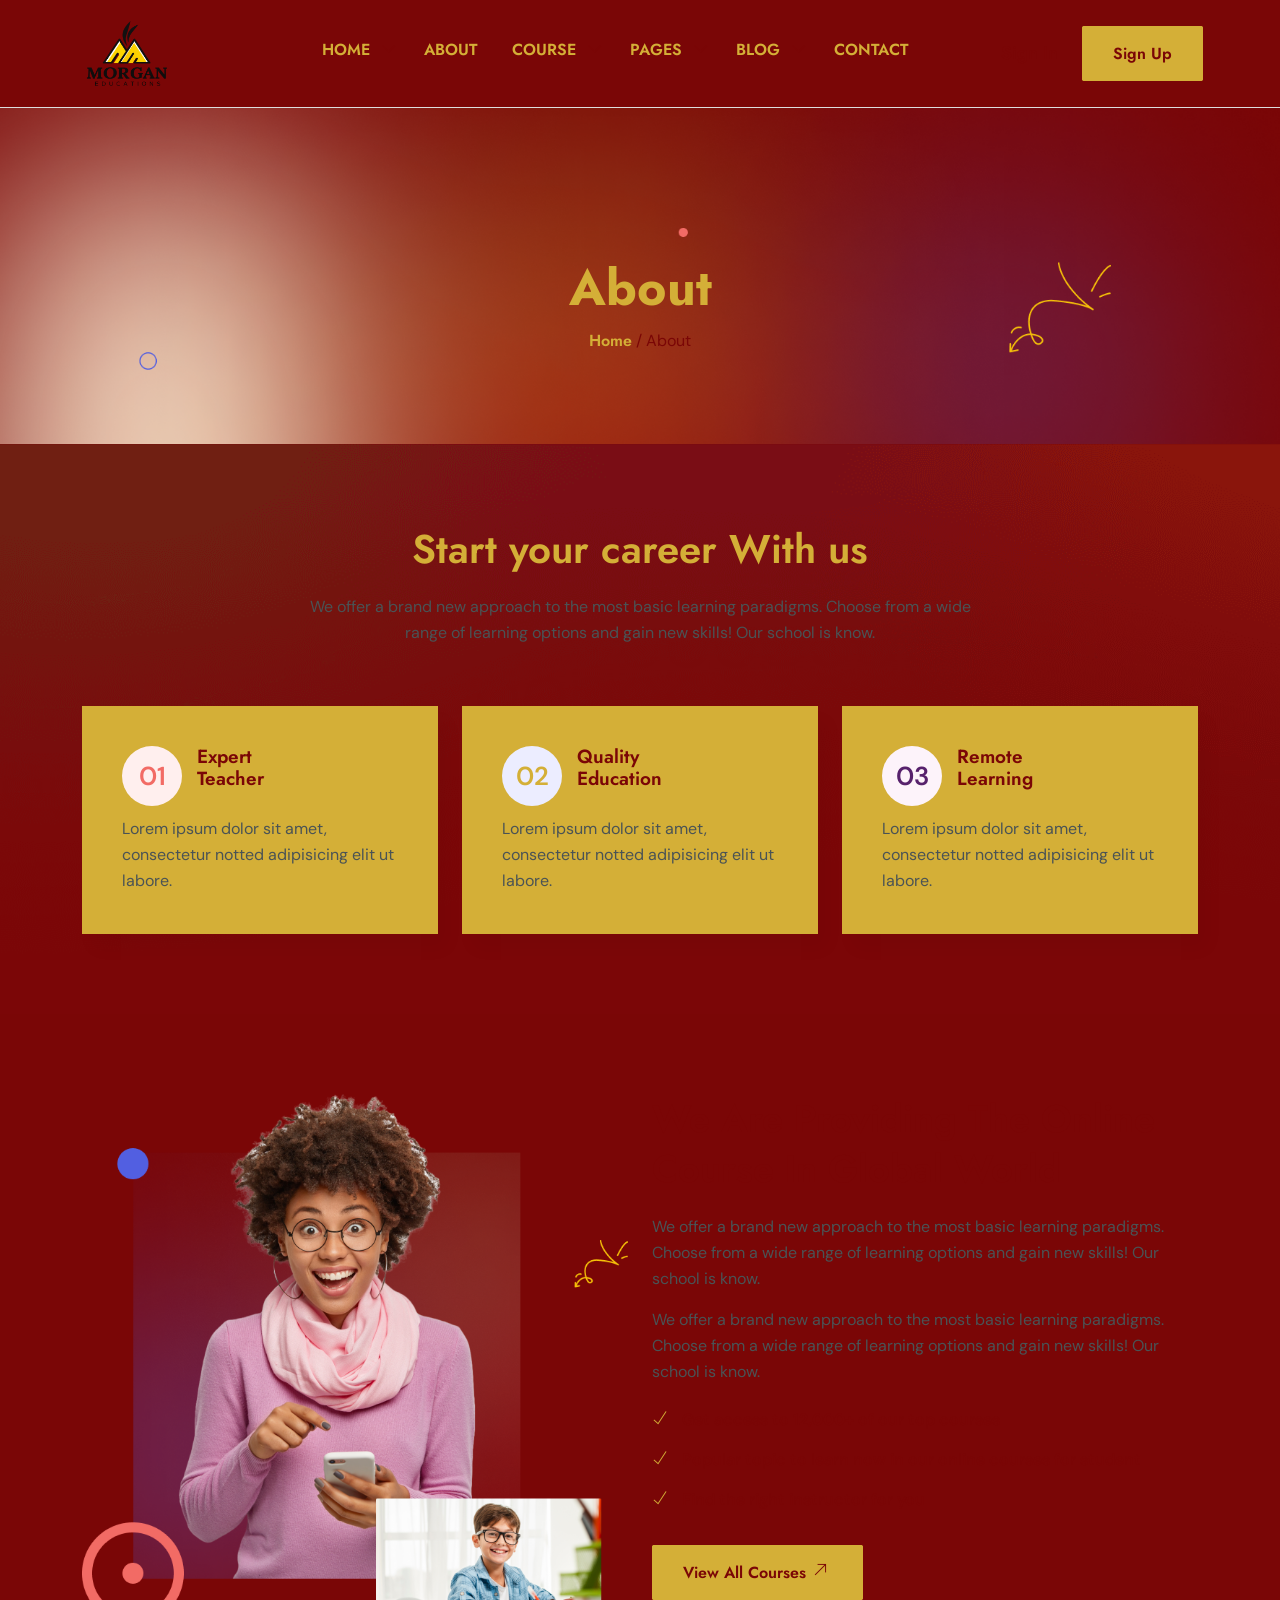
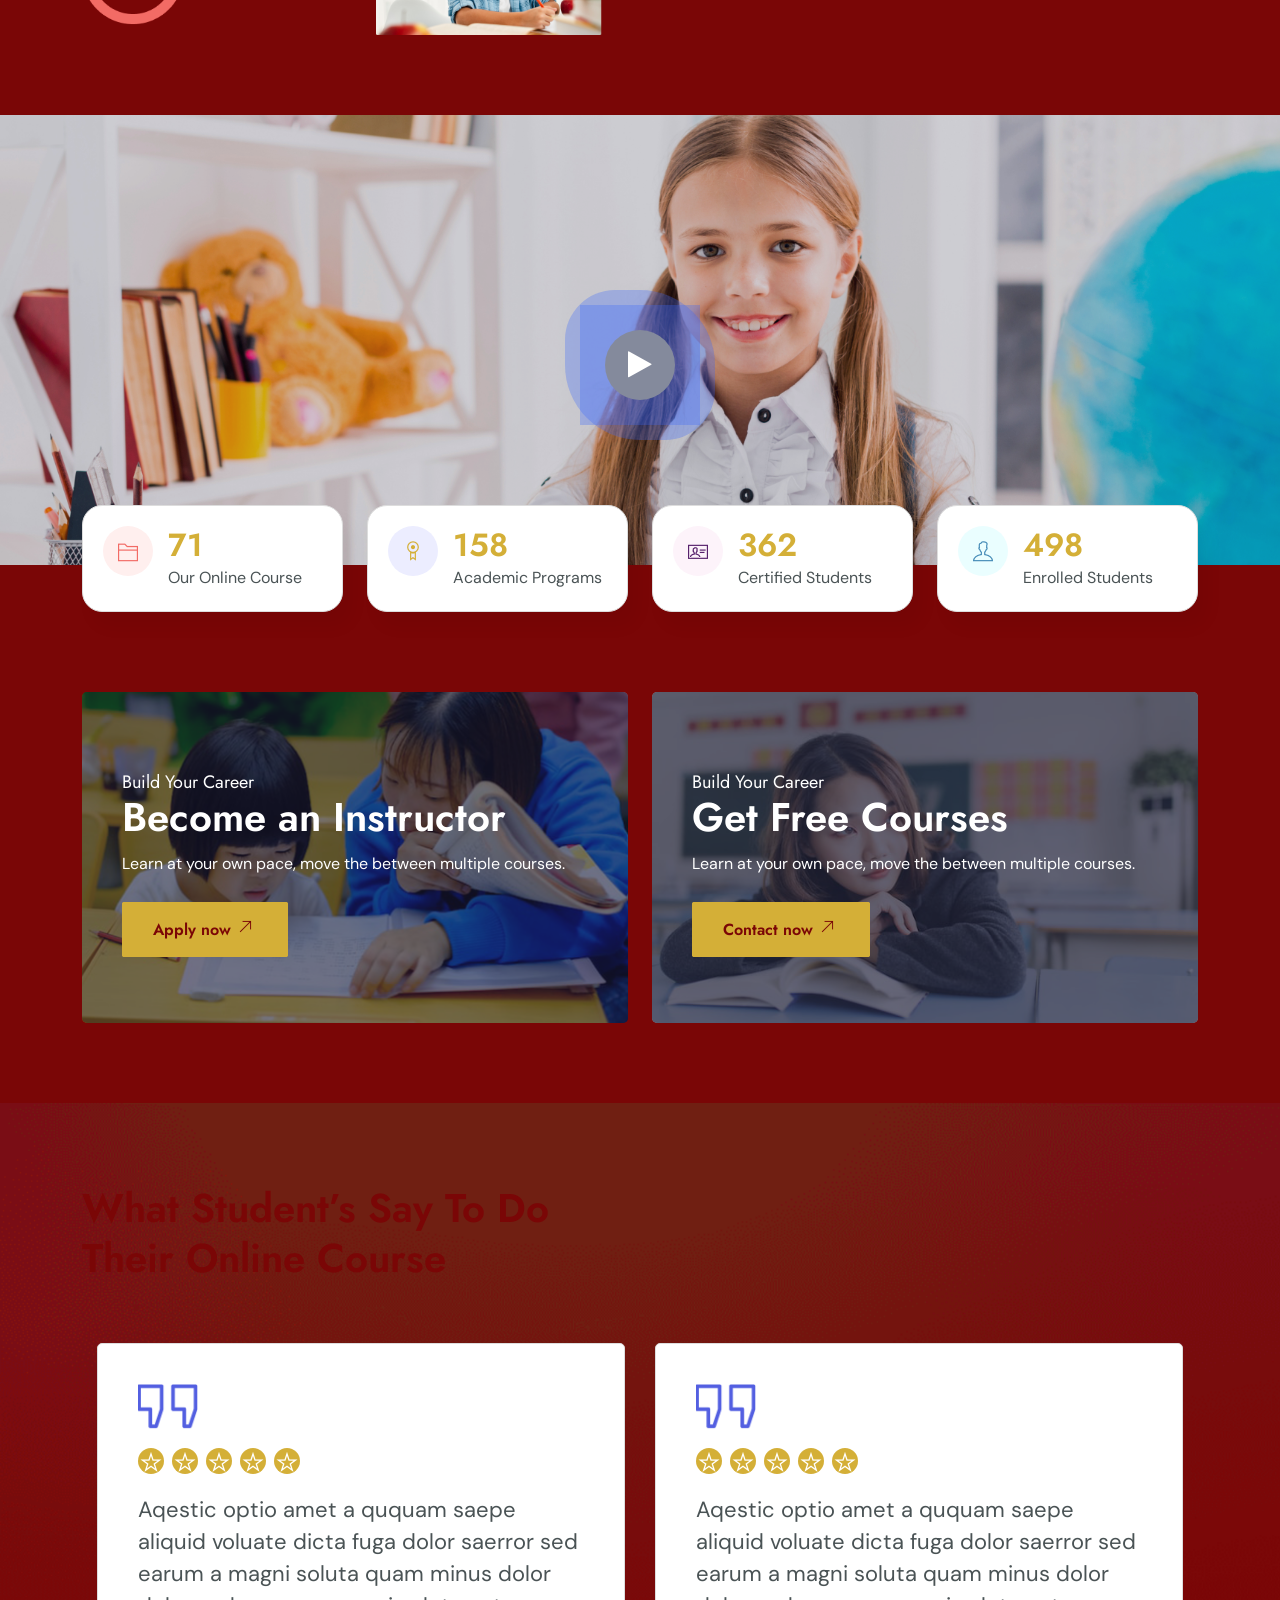
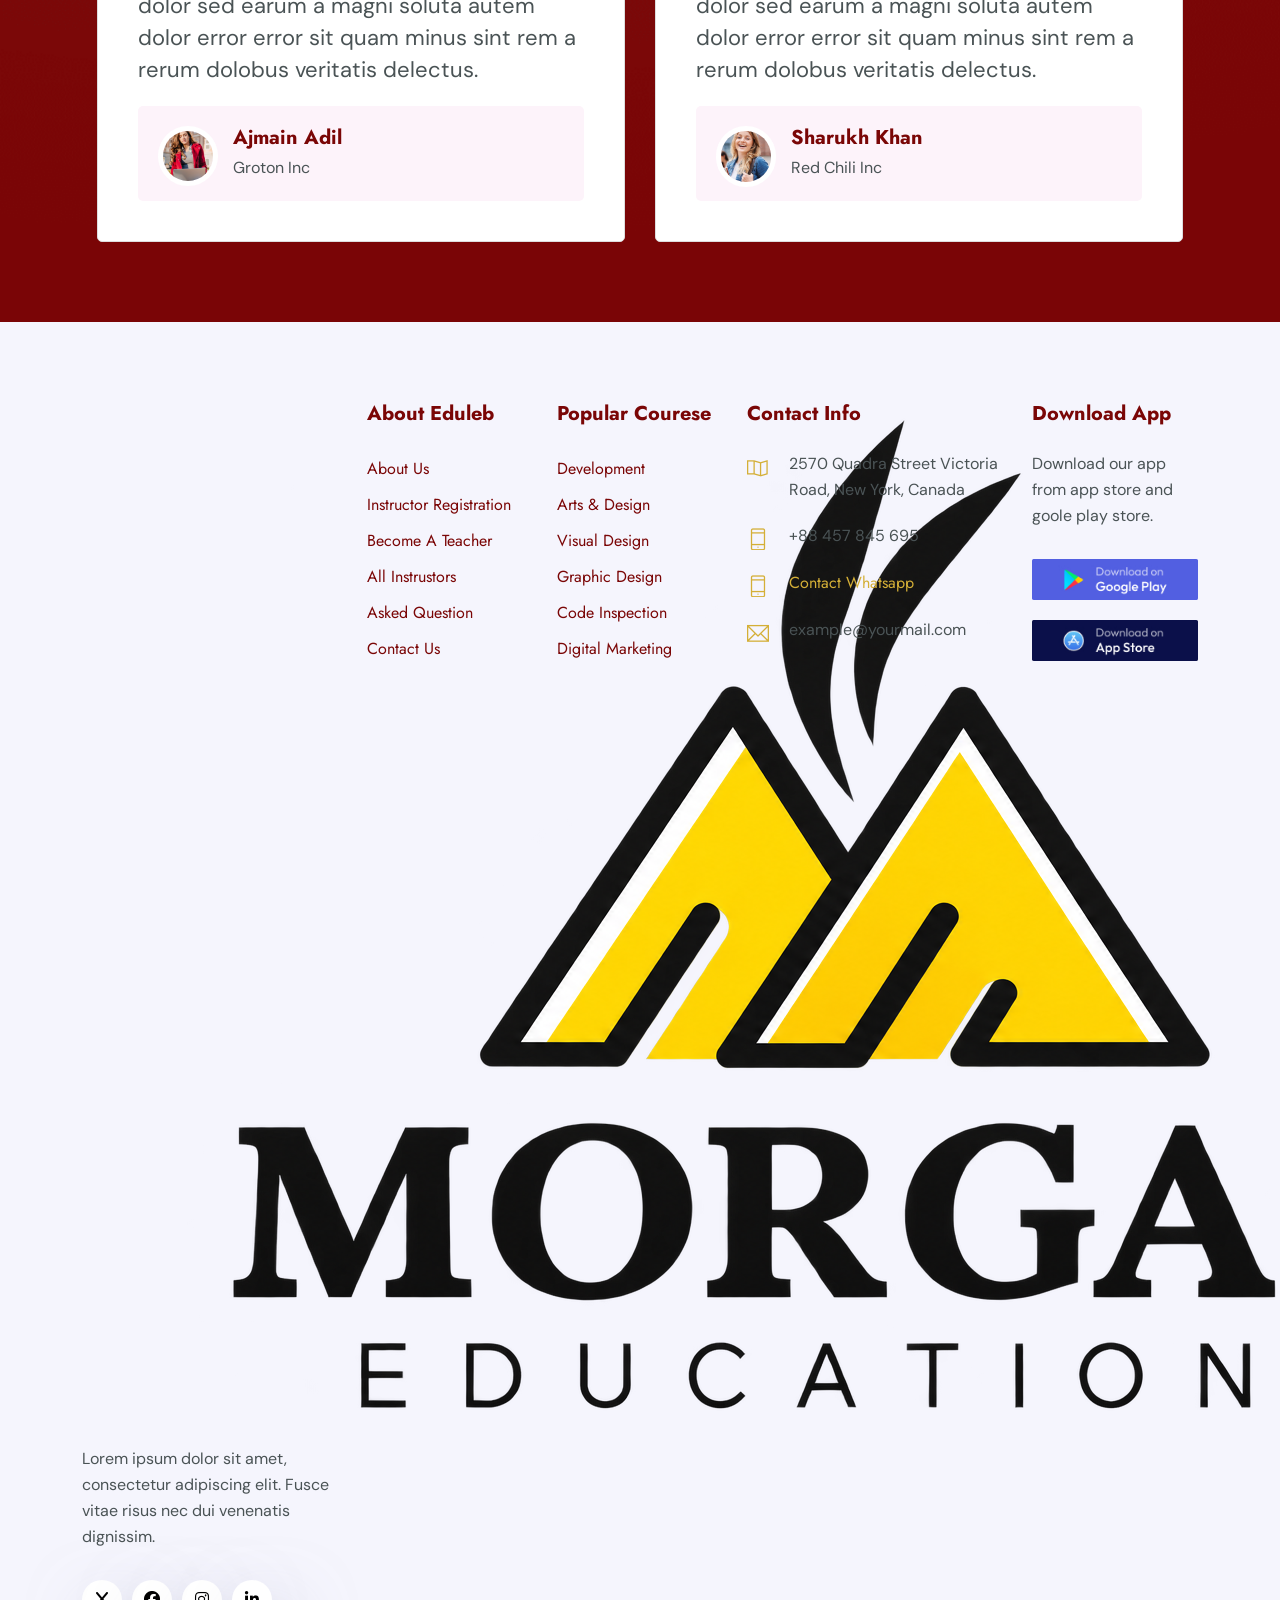
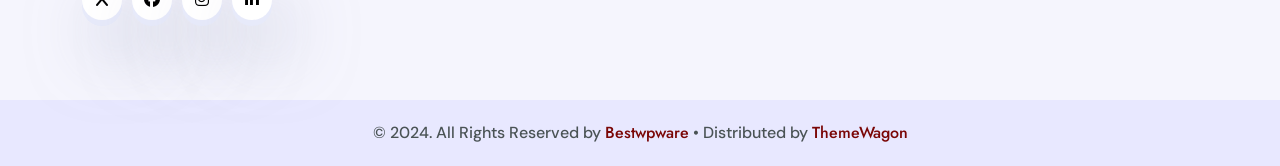
<file: about.html>
<!DOCTYPE html>
<html lang="en">

	<head>
		<!-- Meta -->
		<meta charset="utf-8">
		<meta http-equiv="X-UA-Compatible" content="IE=edge">
		<meta name="viewport" content="width=device-width, initial-scale=1, shrink-to-fit=no">
		<!-- The above 3 meta tags *must* come first in the head; any other head content must come *after* these tags -->
		<meta name="description" content="Eduleb - Education HTML Template">
		<meta name="keywords" content="agency, business, corporate, creative, html5, modern, multipurpose, One Page, parallax, startup">		
		<!-- SITE TITLE -->
		<title>Eduleb - Education HTML Template</title>			
		<!-- Latest Bootstrap min CSS -->
		<link rel="stylesheet" href="assets/bootstrap/css/bootstrap.min.css">		
		<!-- Google Font -->
		<link href="https://fonts.googleapis.com/css2?family=DM+Sans:ital,opsz,wght@0,9..40,100..1000;1,9..40,100..1000&display=swap" rel="stylesheet">
		<link href="https://fonts.googleapis.com/css2?family=Jost:ital,wght@0,100..900;1,100..900&display=swap" rel="stylesheet">
		<!-- Font Awesome CSS -->
		<link rel="stylesheet" href="https://cdnjs.cloudflare.com/ajax/libs/font-awesome/6.5.2/css/all.min.css">
		<link rel="stylesheet" href="assets/fonts/font-awesome.min.css">
		<link rel="stylesheet" href="assets/fonts/themify-icons.css">
		<!--- owl carousel Css-->
		<link rel="stylesheet" href="assets/owlcarousel/css/owl.carousel.css">
		<link rel="stylesheet" href="assets/owlcarousel/css/owl.theme.css">	
		<!--jquery-simple-mobilemenu Css-->
        <link rel="stylesheet" href="assets/css/jquery-simple-mobilemenu.css">			
		<!-- MAGNIFIC CSS -->
		<link rel="stylesheet" href="assets/css/magnific-popup.css">		
		<!-- animate CSS -->
		<link rel="stylesheet" href="assets/css/animate.css">	
		<!-- Style CSS -->					
		<link rel="stylesheet" href="assets/css/style.css">					
		<!-- HTML5 shim and Respond.js IE8 support of HTML5 elements and media queries -->
		<!-- WARNING: Respond.js doesn't work if you view the page via file:// -->
		<!--[if lt IE 9]>
		  <script src="https://oss.maxcdn.com/html5shiv/3.7.2/html5shiv.min.js"></script>
		  <script src="https://oss.maxcdn.com/respond/1.4.2/respond.min.js"></script>
		<![endif]-->
	</head>
	
    <body data-spy="scroll" data-offset="80">

		<!-- START PRELOADER -->
		<div class="preloaders">
			<span class="loader"></span>
		</div>
		<!-- END PRELOADER -->		

		<!-- START NAVBAR -->  
		<div id="navigation" class="navbar-light bg-faded site-navigation">
			<div class="container-fluid">
				<div class="row">
					<div class="col-20 align-self-center">
						<div class="site-logo">
							<a href="index.html"><img src="assets/img/logo.png" alt=""></a>          				
						</div>
					</div><!--- END Col -->
					
					<div class="col-60 d-flex">
						<nav id="main-menu">
							<ul>
								<li class="menu-item-has-children"><a href="#">Home</a>
									<ul>										
										<li><a href="index.html">Home 01</a></li>
										<li><a href="index2.html">Home 02</a></li>
									</ul>
								</li>
								<li><a href="about.html">About</a></li>				  				  
								<li class="menu-item-has-children"><a href="course.html">Course</a>
									<ul>										
										<li><a href="course.html">Course</a></li>
										<li><a href="course_details.html">Course Details</a></li>
									</ul>
								</li>								
								<li class="menu-item-has-children"><a href="#">Pages</a>
									<ul>										
										<li><a href="instructor.html">Instructor</a></li>
										<li><a href="ins_details.html">Instructor Details</a></li>
										<li><a href="pricing.html">Pricing Plan</a></li>
										<li><a href="faq.html">Faq Page</a></li>			
										<li><a href="404.html">404</a></li>				
									</ul>
								</li>							
								<li class="menu-item-has-children"><a href="blog.html">Blog</a>
									<ul>										
										<li><a href="blog.html">Blog</a></li>
										<li><a href="blog_single.html">Blog Details</a></li>
									</ul>
								</li>							  
								<li><a href="contact.html">Contact</a></li>
							</ul>
						</nav>
					</div><!--- END Col -->
					
					<div class="col-20 d-none d-xl-block text-end align-self-center">
						<a href="#" class="header-btn">Sign In</a>
						<a href="contact.html" class="btn_one">Sign Up</a>
					</div><!--- END Col -->
					
					<ul class="mobile_menu">						
						<li><a href="#">Home</a>
							<ul class="sub-menu">										
								<li><a href="index.html">Home 01</a></li>
								<li><a href="index2.html">Home 02</a></li>						
							</ul>
						</li>	
						<li><a href="about.html">About</a></li>						
						<li><a href="#">Course</a>
							<ul class="sub-menu">										
								<li><a href="course.html">Course</a></li>
								<li><a href="course_details.html">Course Deails</a></li>									
							</ul>
						</li>
						<li><a href="#">Pages</a>
							<ul class="sub-menu">									
								<li><a href="instructor.html">Instructor</a></li>
								<li><a href="ins_details.html">Instructor Details</a></li>
								<li><a href="pricing.html">Pricing Plan</a></li>
								<li><a href="faq.html">Faq Page</a></li>			
								<li><a href="404.html">404</a></li>							
							</ul>
						</li>			
						<li><a href="blog.html">Blog</a>
							<ul class="sub-menu">										
								<li><a href="blog.html">Blog</a></li>
								<li><a href="blog_single.html">Blog Details</a></li>
							</ul>
						</li>						
						<li><a href="contact.html">Contact</a></li>
					</ul>			
				</div><!--- END ROW -->
			</div><!--- END CONTAINER -->
		</div> 	  
		<!-- END NAVBAR -->		

		<!-- START SECTION TOP -->
		<section class="section-top">
			<div class="container">
				<div class="col-lg-10 offset-lg-1 text-center">
					<div class="section-top-title wow fadeInRight" data-wow-duration="1s" data-wow-delay="0.3s" data-wow-offset="0">
						<h1 style="color: #d4af37;">About</h1>
						<ul>
							<li><a href="index.html">Home</a></li>
							<li> / About</li>
						</ul>
					</div><!-- //.HERO-TEXT -->
				</div><!--- END COL -->
			</div><!--- END CONTAINER -->
		</section>	
		<!-- END SECTION TOP -->
		
	<!-- START CATEGORY -->
	<section class="top_cat__area section-padding" style="background-image: url(assets/img/bg/shape-1.png);  background-size:cover; background-position: center center;">
		<div class="container">									
			<div class="section-title text-center">
				<h2 style="color: #d4af37;">Start your career With us</h2>
				<p>We offer a brand new approach to the most basic learning paradigms. Choose from a wide range of learning options and gain new skills! Our school is know.</p>
			</div>						
			<div class="row">					
				<div class="col-lg-4 col-sm-6 col-xs-12 wow fadeInUp" data-wow-duration="1s" data-wow-delay="0.2s" data-wow-offset="0">
					<div class="single_tp">
						<span class="sc_one">01</span>
						<h3>Expert <br />Teacher</h3>
						<p>Lorem ipsum dolor sit amet, consectetur notted adipisicing elit ut labore.</p>
					</div>
				</div><!-- END COL -->			
				<div class="col-lg-4 col-sm-6 col-xs-12 wow fadeInUp" data-wow-duration="1s" data-wow-delay="0.3s" data-wow-offset="0">
					<div class="single_tp">
						<span class="sc_two">02</span>
						<h3>Quality <br />Education</h3>
						<p>Lorem ipsum dolor sit amet, consectetur notted adipisicing elit ut labore.</p>
					</div>
				</div><!-- END COL -->			
				<div class="col-lg-4 col-sm-6 col-xs-12 wow fadeInUp" data-wow-duration="1s" data-wow-delay="0.4s" data-wow-offset="0">
					<div class="single_tp">
						<span class="sc_three">03</span>
						<h3>Remote <br />Learning</h3>
						<p>Lorem ipsum dolor sit amet, consectetur notted adipisicing elit ut labore.</p>
					</div>
				</div><!-- END COL -->	
											
			</div><!-- END ROW -->
		</div><!--- END CONTAINER -->
	</section>
	<!-- END CATEGORY -->		
		
	<!-- START ABOUT US -->
	<section class="ab_area section-padding">
		<div class="container">									
			<div class="row">								
				<div class="col-lg-6 col-sm-12 col-xs-12 wow fadeInUp" data-wow-duration="1s" data-wow-delay="0.2s" data-wow-offset="0">
					<div class="ab_img">
						<img src="assets/img/about1.png" class="img-fluid" alt="image">
					</div>
				</div><!--- END COL -->						
				<div class="col-lg-6 col-sm-12 col-xs-12 wow fadeInUp" data-wow-duration="1s" data-wow-delay="0.1s" data-wow-offset="0">
					<div class="ab_content">
						<h2>We Are Providing The Online Course In Global World</h2>
						<p>We offer a brand new approach to the most basic learning paradigms. Choose from a wide range of learning options and gain new skills! Our school is know.</p>
						<p>We offer a brand new approach to the most basic learning paradigms. Choose from a wide range of learning options and gain new skills! Our school is know.</p>
						<ul>
							<li><span class="ti-check"></span> Get access to <b>12,000+</b> of our top courses</li>
							<li><span class="ti-check"></span> Popular topic to learn now in our online courses for student</li>
							<li><span class="ti-check"></span> Find the right instructor for you</li>
						</ul>
						<a class="btn_one" href="course.html">View All Courses <i class="ti-arrow-top-right"></i></a>
					</div>
				</div><!--- END COL -->							  
			</div><!--- END ROW -->
		</div><!--- END CONTAINER -->
	</section>
	<!-- END ABOUT US -->	
	
		<!-- START VIDEO -->
		<section class="vid_area va2" style="background-image: url(assets/img/bg/video.jpg);  background-size:cover; background-position: center center;">
			<div class="container">																
				<div class="row">
					<div class="col-lg-12 vp_top wow fadeInUDown" data-wow-duration="1s" data-wow-delay="0.2s" data-wow-offset="0">
						<div class="video-area2">
							<a href="https://www.youtube.com/watch?v=RXv_uIN6e-Y" class="magnific_popup video-button"><i class="fa fa-play"></i></a>
						</div>
					</div><!--- END COL -->	
				</div><!--- END ROW -->
			</div><!--- END CONTAINER -->
		</section>
		<!-- END VIDEO -->

		<!-- START COUNTER -->
		<section class="count_area counter_feature">
			<div class="container">
				<div class="row">
					<div class="col-lg-3 col-sm-6 col-xs-12">
						<div class="single-counter">
							<span class="ti-folder sc_one"></span>
							<h2 class="counter-num">134</h2>
							<p>Our Online Course</p>
						</div>							
					</div>
					<div class="col-lg-3 col-sm-6 col-xs-12">
						<div class="single-counter">
							<span class="ti-medall-alt sc_two"></span>
							<h2 class="counter-num">299</h2>
							<p>Academic Programs</p>
						</div>
					</div><!-- END COL -->
					<div class="col-lg-3 col-sm-6 col-xs-12">
						<div class="single-counter">
							<span class="ti-id-badge sc_three"></span>
							<h2 class="counter-num">684</h2>
							<p>Certified Students</p>
						</div>
					</div><!-- END COL -->
					<div class="col-lg-3 col-sm-6 col-xs-12">
						<div class="single-counter">
							<span class="ti-user sc_four"></span>
							<h2 class="counter-num">941</h2>
							<p>Enrolled Students</p>
						</div>
					</div><!-- END COL -->						
				</div><!--- END ROW -->
			</div><!--- END CONTAINER -->		
		</section>
		<!-- END COUNTER -->

	<!-- START INSTRUCTOR+FREE COURSE -->
	<section class="insfreecourse section-padding">
		<div class="container">									
			<div class="row">								
				<div class="col-lg-6 col-sm-12 col-xs-12 wow fadeInUp" data-wow-duration="1s" data-wow-delay="0.2s" data-wow-offset="0">
					<div class="single_ins" style="background-image: url(assets/img/ins1.png);  background-size:cover; background-position: center center;">
						<div class="single_ins_content">
							<h4>Build Your Career</h4>
							<h1>Become an Instructor</h1>
							<p>Learn at your own pace, move the between multiple courses. </p>
							<a class="btn_one" href="#">Apply now <i class="ti-arrow-top-right"></i></a>
						</div>
					</div>
				</div><!--- END COL -->				
				<div class="col-lg-6 col-sm-12 col-xs-12 wow fadeInUp" data-wow-duration="1s" data-wow-delay="0.2s" data-wow-offset="0">
					<div class="single_ins" style="background-image: url(assets/img/ins2.png);  background-size:cover; background-position: center center;">
						<div class="single_ins_content">
							<h4>Build Your Career</h4>
							<h1>Get Free Courses</h1>
							<p>Learn at your own pace, move the between multiple courses. </p>
							<a class="btn_one" href="#">Contact now <i class="ti-arrow-top-right"></i></a>
						</div>
					</div>
				</div><!--- END COL -->								  
			</div><!--- END ROW -->
		</div><!--- END CONTAINER -->
	</section>
	<!-- END INSTRUCTOR+FREE COURSE -->				

		<!-- START TESTIMONIALS -->
		<section class="testi_area section-padding">
			<div class="container">
				<div class="section-title">
					<h2>What Student’s Say To Do <br />Their Online Course</h2>
				</div>						
				<div class="row">					
					<div class="col-lg-12 col-sm-12 col-xs-12">
						<div id="testimonial-slider2" class="owl-carousel">
							<div class="testimonial">
								<img src="assets/img/quote.png" alt="" />
								<div class="testimonial_content">													
									<i class="ti-star"></i>
									<i class="ti-star"></i>
									<i class="ti-star"></i>
									<i class="ti-star"></i>
									<i class="ti-star"></i>
									<p>Aqestic optio amet a ququam saepe aliquid voluate dicta fuga dolor saerror sed earum a magni soluta quam minus dolor dolor sed earum a magni soluta autem dolor error error sit quam minus sint rem a rerum dolobus veritatis delectus.</p>
								</div>
								<div class="testi_pic_title">
									<img src="assets/img/testimonial/1.png" alt="">
									<h4>Ajmain Adil</h4>
									<p>Groton Inc</p>
								</div>
							</div><!-- END TESTIMONIAL -->
							<div class="testimonial">
							<img src="assets/img/quote.png" alt="" />
								<div class="testimonial_content">													
									<i class="ti-star"></i>
									<i class="ti-star"></i>
									<i class="ti-star"></i>
									<i class="ti-star"></i>
									<i class="ti-star"></i>
									<p>Aqestic optio amet a ququam saepe aliquid voluate dicta fuga dolor saerror sed earum a magni soluta quam minus dolor dolor sed earum a magni soluta autem dolor error error sit quam minus sint rem a rerum dolobus veritatis delectus.</p>
								</div>
								<div class="testi_pic_title">
									<img src="assets/img/testimonial/2.png" alt="">
									<h4>Sharukh Khan</h4>
									<p>Red Chili Inc</p>
								</div>
							</div><!-- END TESTIMONIAL -->
							<div class="testimonial">
								<img src="assets/img/quote.png" alt="" />
								<div class="testimonial_content">													
									<i class="ti-star"></i>
									<i class="ti-star"></i>
									<i class="ti-star"></i>
									<i class="ti-star"></i>
									<i class="ti-star"></i>
									<p>Aqestic optio amet a ququam saepe aliquid voluate dicta fuga dolor saerror sed earum a magni soluta quam minus dolor dolor sed earum a magni soluta autem dolor error error sit quam minus sint rem a rerum dolobus veritatis delectus.</p>
								</div>
								<div class="testi_pic_title">
									<img src="assets/img/testimonial/3.png" alt="">
									<h4>Anushka sharma</h4>
									<p>Naika Company</p>
								</div>
							</div><!-- END TESTIMONIAL -->
							<div class="testimonial">
								<img src="assets/img/quote.png" alt="" />
								<div class="testimonial_content">													
									<i class="ti-star"></i>
									<i class="ti-star"></i>
									<i class="ti-star"></i>
									<i class="ti-star"></i>
									<i class="ti-star"></i>
									<p>Aqestic optio amet a ququam saepe aliquid voluate dicta fuga dolor saerror sed earum a magni soluta quam minus dolor dolor sed earum a magni soluta autem dolor error error sit quam minus sint rem a rerum dolobus veritatis delectus.</p>
								</div>
								<div class="testi_pic_title">
									<img src="assets/img/testimonial/4.png" alt="">
									<h4>Ajmain Adil</h4>
									<p>Groton Inc</p>
								</div>
							</div><!-- END TESTIMONIAL -->
							<div class="testimonial">
								<img src="assets/img/quote.png" alt="" />
								<div class="testimonial_content">													
									<i class="ti-star"></i>
									<i class="ti-star"></i>
									<i class="ti-star"></i>
									<i class="ti-star"></i>
									<i class="ti-star"></i>
									<p>Aqestic optio amet a ququam saepe aliquid voluate dicta fuga dolor saerror sed earum a magni soluta quam minus dolor dolor sed earum a magni soluta autem dolor error error sit quam minus sint rem a rerum dolobus veritatis delectus.</p>
								</div>
								<div class="testi_pic_title">
									<img src="assets/img/testimonial/5.png" alt="">
									<h4>Ajmain Adil</h4>
									<p>Groton Inc</p>
								</div>
							</div><!-- END TESTIMONIAL -->
						</div><!-- END TESTIMONIAL SLIDER -->
					</div><!-- END COL -->		
				</div><!--- END ROW -->
			</div><!--- END CONTAINER -->		
		</section>
		<!-- END TESTINUNIALS -->		
		
		<!-- START FOOTER -->
		<div class="footer section-padding">
			<div class="container">				
				<div class="row">						
					<div class="col-lg-3 col-sm-6 col-xs-12">
						<div class="single_footer">
							<a href="index.html"><img src="assets/img/logo.png" alt=""></a>         
							<p>Lorem ipsum dolor sit amet, consectetur adipiscing elit. Fusce vitae risus nec dui venenatis dignissim.</p>
							<div class="social_profile">
								<ul>
									<li><a class="f_facebook" href="#"><i class="fa-solid fa-x"></i></a></li>
									<li><a class="f_twitter" href="#"><i class="fa-brands fa-facebook-f"></i></a></li>
									<li><a class="f_instagram"href="#"><i class="fa-brands fa-instagram"></i></a></li>
									<li><a class="f_linkedin" href="#"><i class="fa-brands fa-linkedin-in"></i></a></li>
								</ul>
							</div>
						</div>			
					</div><!--- END COL -->						
					<div class="col-lg-2 col-sm-6 col-xs-12">
						<div class="single_footer">
							<h4>About Eduleb</h4>
							<ul>
								<li><a href="#">About us</a></li>
								<li><a href="#">Instructor Registration</a></li>
								<li><a href="#">Become A Teacher</a></li>
								<li><a href="#">All Instrustors</a></li>
								<li><a href="#">Asked Question</a></li>
								<li><a href="#">Contact us</a></li>
							</ul>
						</div>
					</div><!--- END COL -->	
					<div class="col-lg-2 col-sm-6 col-xs-12">
						<div class="single_footer">
							<h4>Popular Courese</h4>
							<ul>
								<li><a href="#">Development</a></li>
								<li><a href="#">Arts & design</a></li>
								<li><a href="#">Visual Design</a></li>
								<li><a href="#">Graphic Design</a></li>
								<li><a href="#">Code Inspection</a></li>						
								<li><a href="#">Digital Marketing</a></li>						
							</ul>
						</div>
					</div><!--- END COL -->
					<div class="col-lg-3 col-sm-6 col-xs-12">
						<div class="single_footer">
							<h4>Contact Info</h4>
							<div class="sf_contact">
								<span class="ti-map"></span>
								<p>2570 Quadra Street Victoria Road, New York, Canada</p>
							</div>
							<div class="sf_contact">
								<span class="ti-mobile"></span>
								<p>+88 457 845 695</p>
							</div>
							<div class="sf_contact">
								<span class="ti-mobile"></span>
								<p><a href="tel:+88457845695">Contact Whatsapp</a></p>
							</div>
							<div class="sf_contact">
								<span class="ti-email"></span>
								<p>example@yourmail.com</p>
							</div>
						</div>
					</div><!--- END COL -->						
					<div class="col-lg-2 col-sm-6 col-xs-12">
						<div class="single_footer">
							<h4>Download App</h4>
							<p>Download our app from app store and goole play store.</p>
							<a href="index.html"><img src="assets/img/google-play.jpg" class="foot_img" alt=""></a>  
							<a href="index.html"><img src="assets/img/app-store.jpg" class="foot_img" alt=""></a>  
						</div>
					</div><!--- END COL -->	
				</div><!--- END ROW -->					
			</div><!--- END CONTAINER -->
		</div>
		<!-- END FOOTER -->	

		<!-- START FOOTER COPYRIGHT -->	
		<div class="foot_copy">
			<div class="footer_copyright">
				<p>&copy; 2024. All Rights Reserved by <a href="https://bestwpware.com/">Bestwpware</a> • Distributed by <a href="https://themewagon.com">ThemeWagon</a></p>
			</div>	
		</div>
		<!-- END FOOTER COPYRIGHT -->	
	
	<!-- Latest jQuery -->
		<script src="assets/js/jquery-1.12.4.min.js"></script>
	<!-- Latest compiled and minified Bootstrap -->
		<script src="assets/bootstrap/js/bootstrap.min.js"></script>
	<!-- modernizer JS -->		
		<script src="assets/js/modernizr-2.8.3.min.js"></script>	
	<!-- jquery-simple-mobilemenu.min -->
		<script src="assets/js/jquery-simple-mobilemenu.js"></script>		
	<!-- owl-carousel min js  -->
		<script src="assets/owlcarousel/js/owl.carousel.min.js"></script>					
	<!-- magnific-popup js -->               
		<script src="assets/js/jquery.magnific-popup.min.js"></script>						
	<!-- countTo js -->
		<script src="assets/js/jquery.inview.min.js"></script>								
	<!-- scrolltopcontrol js -->
		<script src="assets/js/scrolltopcontrol.js"></script>			
	<!-- WOW - Reveal Animations When You Scroll -->
		<script src="assets/js/wow.min.js"></script>				
	<!-- scripts js -->
		<script src="assets/js/scripts.js"></script>
    </body>
</html>
</file>
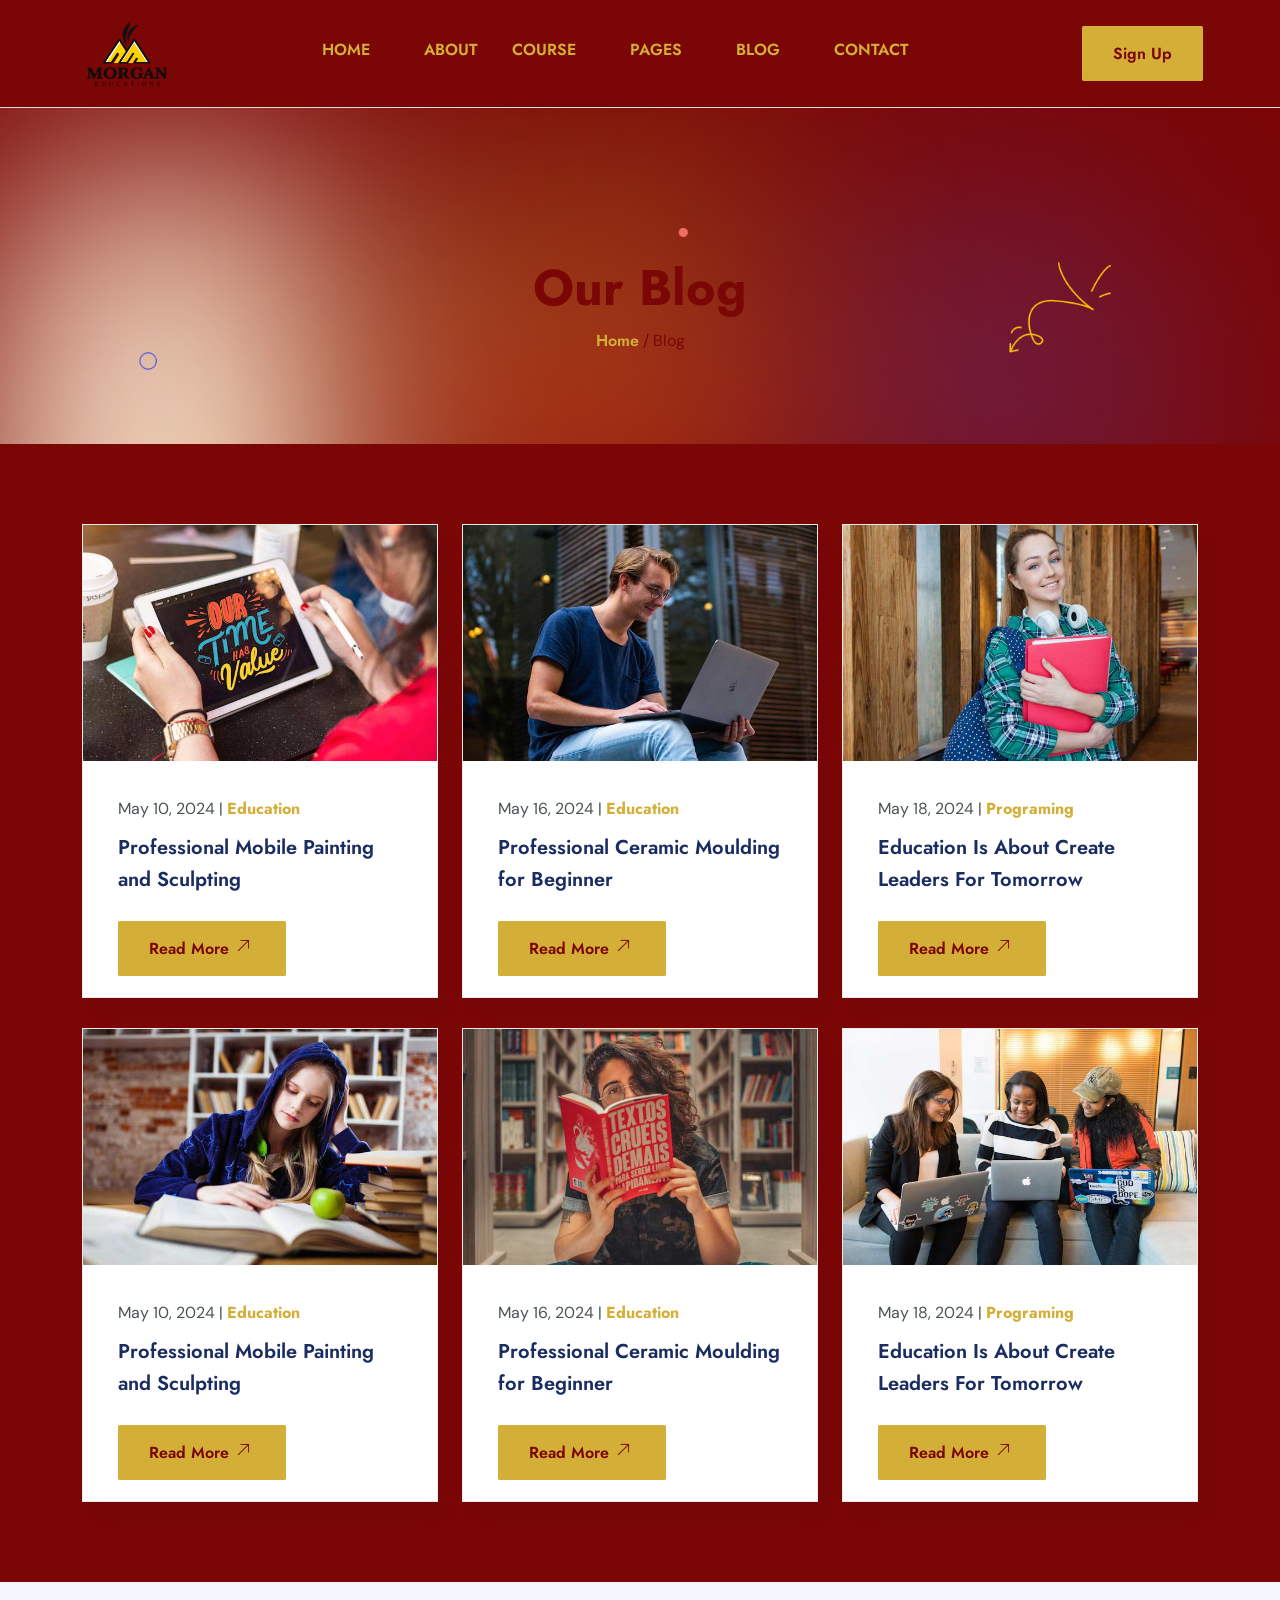
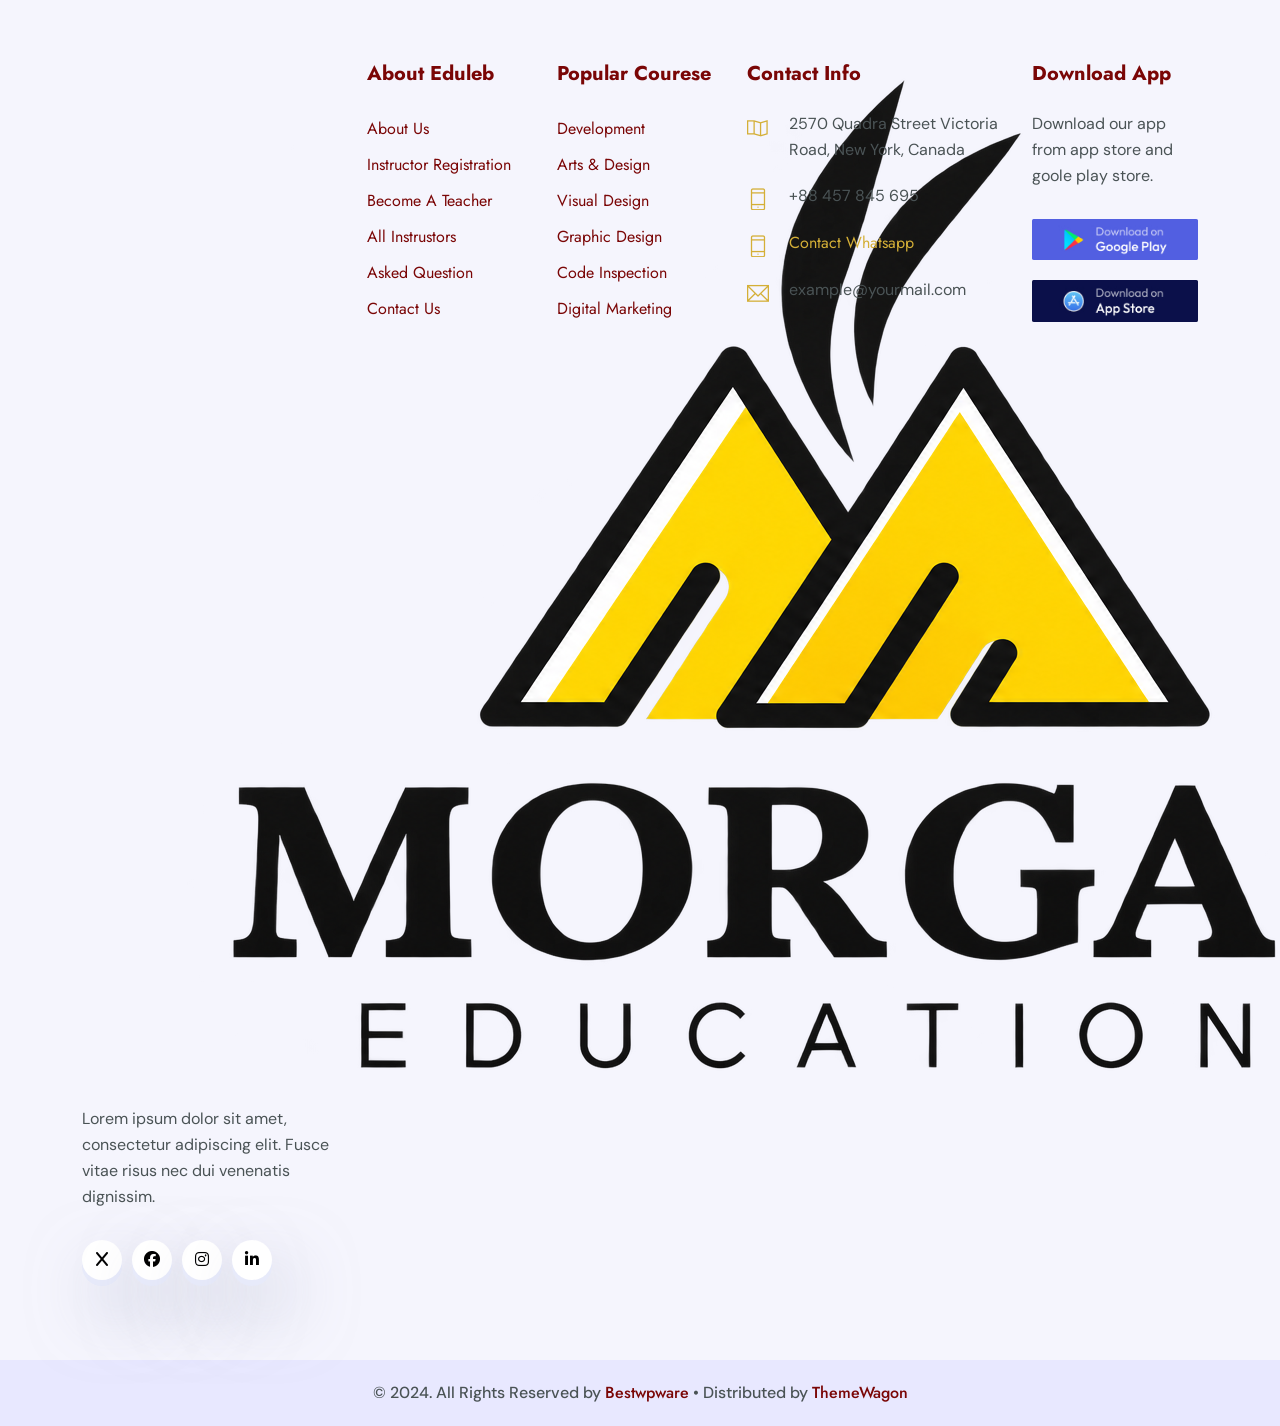
<file: blog.html>
<!DOCTYPE html>
<html lang="en">

	<head>
		<!-- Meta -->
		<meta charset="utf-8">
		<meta http-equiv="X-UA-Compatible" content="IE=edge">
		<meta name="viewport" content="width=device-width, initial-scale=1, shrink-to-fit=no">
		<!-- The above 3 meta tags *must* come first in the head; any other head content must come *after* these tags -->
		<meta name="description" content="Eduleb - Education HTML Template">
		<meta name="keywords" content="agency, business, corporate, creative, html5, modern, multipurpose, One Page, parallax, startup">		
		<!-- SITE TITLE -->
		<title>Eduleb - Education HTML Template</title>			
		<!-- Latest Bootstrap min CSS -->
		<link rel="stylesheet" href="assets/bootstrap/css/bootstrap.min.css">		
		<!-- Google Font -->
		<link href="https://fonts.googleapis.com/css2?family=DM+Sans:ital,opsz,wght@0,9..40,100..1000;1,9..40,100..1000&display=swap" rel="stylesheet">
		<link href="https://fonts.googleapis.com/css2?family=Jost:ital,wght@0,100..900;1,100..900&display=swap" rel="stylesheet">
		<!-- Font Awesome CSS -->
		<link rel="stylesheet" href="https://cdnjs.cloudflare.com/ajax/libs/font-awesome/6.5.2/css/all.min.css">
		<link rel="stylesheet" href="assets/fonts/font-awesome.min.css">
		<link rel="stylesheet" href="assets/fonts/themify-icons.css">
		<!--- owl carousel Css-->
		<link rel="stylesheet" href="assets/owlcarousel/css/owl.carousel.css">
		<link rel="stylesheet" href="assets/owlcarousel/css/owl.theme.css">	
		<!--jquery-simple-mobilemenu Css-->
        <link rel="stylesheet" href="assets/css/jquery-simple-mobilemenu.css">			
		<!-- MAGNIFIC CSS -->
		<link rel="stylesheet" href="assets/css/magnific-popup.css">		
		<!-- animate CSS -->
		<link rel="stylesheet" href="assets/css/animate.css">	
		<!-- Style CSS -->					
		<link rel="stylesheet" href="assets/css/style.css">					
		<!-- HTML5 shim and Respond.js IE8 support of HTML5 elements and media queries -->
		<!-- WARNING: Respond.js doesn't work if you view the page via file:// -->
		<!--[if lt IE 9]>
		  <script src="https://oss.maxcdn.com/html5shiv/3.7.2/html5shiv.min.js"></script>
		  <script src="https://oss.maxcdn.com/respond/1.4.2/respond.min.js"></script>
		<![endif]-->
	</head>
	
    <body data-spy="scroll" data-offset="80">

		<!-- START PRELOADER -->
		<div class="preloaders">
			<span class="loader"></span>
		</div>
		<!-- END PRELOADER -->		

		<!-- START NAVBAR -->  
		<div id="navigation" class="navbar-light bg-faded site-navigation">
			<div class="container-fluid">
				<div class="row">
					<div class="col-20 align-self-center">
						<div class="site-logo">
							<a href="index.html"><img src="assets/img/logo.png" alt=""></a>          				
						</div>
					</div><!--- END Col -->
					
					<div class="col-60 d-flex">
						<nav id="main-menu">
							<ul>
								<li class="menu-item-has-children"><a href="#">Home</a>
									<ul>										
										<li><a href="index.html">Home 01</a></li>
										<li><a href="index2.html">Home 02</a></li>
									</ul>
								</li>
								<li><a href="about.html">About</a></li>				  				  
								<li class="menu-item-has-children"><a href="course.html">Course</a>
									<ul>										
										<li><a href="course.html">Course</a></li>
										<li><a href="course_details.html">Course Details</a></li>
									</ul>
								</li>								
								<li class="menu-item-has-children"><a href="#">Pages</a>
									<ul>										
										<li><a href="instructor.html">Instructor</a></li>
										<li><a href="ins_details.html">Instructor Details</a></li>
										<li><a href="pricing.html">Pricing Plan</a></li>
										<li><a href="faq.html">Faq Page</a></li>			
										<li><a href="404.html">404</a></li>				
									</ul>
								</li>							
								<li class="menu-item-has-children"><a href="blog.html">Blog</a>
									<ul>										
										<li><a href="blog.html">Blog</a></li>
										<li><a href="blog_single.html">Blog Details</a></li>
									</ul>
								</li>							  
								<li><a href="contact.html">Contact</a></li>
							</ul>
						</nav>
					</div><!--- END Col -->
					
					<div class="col-20 d-none d-xl-block text-end align-self-center">
						<a href="#" class="header-btn">Sign In</a>
						<a href="contact.html" class="btn_one">Sign Up</a>
					</div><!--- END Col -->
					
					<ul class="mobile_menu">						
						<li><a href="#">Home</a>
							<ul class="sub-menu">										
								<li><a href="index.html">Home 01</a></li>
								<li><a href="index2.html">Home 02</a></li>						
							</ul>
						</li>	
						<li><a href="about.html">About</a></li>						
						<li><a href="#">Course</a>
							<ul class="sub-menu">										
								<li><a href="course.html">Course</a></li>
								<li><a href="course_details.html">Course Deails</a></li>									
							</ul>
						</li>
						<li><a href="#">Pages</a>
							<ul class="sub-menu">									
								<li><a href="instructor.html">Instructor</a></li>
								<li><a href="ins_details.html">Instructor Details</a></li>
								<li><a href="pricing.html">Pricing Plan</a></li>
								<li><a href="faq.html">Faq Page</a></li>			
								<li><a href="404.html">404</a></li>							
							</ul>
						</li>			
						<li><a href="blog.html">Blog</a>
							<ul class="sub-menu">										
								<li><a href="blog.html">Blog</a></li>
								<li><a href="blog_single.html">Blog Details</a></li>
							</ul>
						</li>						
						<li><a href="contact.html">Contact</a></li>
					</ul>			
				</div><!--- END ROW -->
			</div><!--- END CONTAINER -->
		</div> 	  
		<!-- END NAVBAR -->		

		<!-- START SECTION TOP -->
		<section class="section-top">
			<div class="container">
				<div class="col-lg-10 offset-lg-1 text-center">
					<div class="section-top-title wow fadeInRight" data-wow-duration="1s" data-wow-delay="0.3s" data-wow-offset="0">
						<h1>Our Blog</h1>
						<ul>
							<li><a href="index.html">Home</a></li>
							<li> / Blog</li>
						</ul>
					</div><!-- //.HERO-TEXT -->
				</div><!--- END COL -->
			</div><!--- END CONTAINER -->
		</section>	
		<!-- END SECTION TOP -->
		
		<!-- START BLOG -->
		<section id="blog" class="blog_area section-padding">
			<div class="container">	
				<div class="row">		
					<div class="col-lg-4 col-sm-4 col-xs-12 wow fadeInUp" data-wow-duration="1s" data-wow-delay="0.1s" data-wow-offset="0">
						<div class="single_blog">
							<img src="assets/img/blog/1.jpg" class="img-fluid" alt="image" />
							<div class="content_box">
								<span>May 10, 2024 | <a href="blog_single.html">Education</a></span>
								<h2><a href="blog_single.html">Professional Mobile Painting and Sculpting</a></h2>
								<a class="btn_one" href="course.html">Read More <i class="ti-arrow-top-right"></i></a>
							</div>
						</div>
					</div><!-- END COL-->				
					<div class="col-lg-4 col-sm-4 col-xs-12 wow fadeInUp" data-wow-duration="1s" data-wow-delay="0.1s" data-wow-offset="0">
						<div class="single_blog">
							<img src="assets/img/blog/2.jpg" class="img-fluid" alt="image" />
							<div class="content_box">
								<span>May 16, 2024 | <a href="blog_single.html">Education</a></span>
								<h2><a href="blog_single.html">Professional Ceramic Moulding for Beginner</a></h2>
								<a class="btn_one" href="course.html">Read More <i class="ti-arrow-top-right"></i></a>							
							</div>
						</div>
					</div><!-- END COL-->
					<div class="col-lg-4 col-sm-4 col-xs-12 wow fadeInUp" data-wow-duration="1s" data-wow-delay="0.3s" data-wow-offset="0">
						<div class="single_blog">
							<img src="assets/img/blog/3.jpg" class="img-fluid" alt="image" />
							<div class="content_box">
								<span>May 18, 2024 | <a href="blog_single.html">Programing</a></span>
								<h2><a href="blog_single.html">Education Is About Create Leaders For Tomorrow </a></h2>
								<a class="btn_one" href="course.html">Read More <i class="ti-arrow-top-right"></i></a>
							</div>
						</div>
					</div><!-- END COL-->	
					<div class="col-lg-4 col-sm-4 col-xs-12 wow fadeInUp" data-wow-duration="1s" data-wow-delay="0.1s" data-wow-offset="0">
						<div class="single_blog">
							<img src="assets/img/blog/4.jpg" class="img-fluid" alt="image" />
							<div class="content_box">
								<span>May 10, 2024 | <a href="blog_single.html">Education</a></span>
								<h2><a href="blog_single.html">Professional Mobile Painting and Sculpting</a></h2>
								<a class="btn_one" href="course.html">Read More <i class="ti-arrow-top-right"></i></a>
							</div>
						</div>
					</div><!-- END COL-->				
					<div class="col-lg-4 col-sm-4 col-xs-12 wow fadeInUp" data-wow-duration="1s" data-wow-delay="0.1s" data-wow-offset="0">
						<div class="single_blog">
							<img src="assets/img/blog/5.jpg" class="img-fluid" alt="image" />
							<div class="content_box">
								<span>May 16, 2024 | <a href="blog_single.html">Education</a></span>
								<h2><a href="blog_single.html">Professional Ceramic Moulding for Beginner</a></h2>
								<a class="btn_one" href="course.html">Read More <i class="ti-arrow-top-right"></i></a>							
							</div>
						</div>
					</div><!-- END COL-->
					<div class="col-lg-4 col-sm-4 col-xs-12 wow fadeInUp" data-wow-duration="1s" data-wow-delay="0.3s" data-wow-offset="0">
						<div class="single_blog">
							<img src="assets/img/blog/6.jpg" class="img-fluid" alt="image" />
							<div class="content_box">
								<span>May 18, 2024 | <a href="blog_single.html">Programing</a></span>
								<h2><a href="blog_single.html">Education Is About Create Leaders For Tomorrow </a></h2>
								<a class="btn_one" href="course.html">Read More <i class="ti-arrow-top-right"></i></a>
							</div>
						</div>
					</div><!-- END COL-->						
				</div><!-- / END ROW -->
			</div><!-- END CONTAINER  -->
		</section>	
		<!-- END BLOG -->
		
		<!-- START FOOTER -->
		<div class="footer section-padding">
			<div class="container">				
				<div class="row">						
					<div class="col-lg-3 col-sm-6 col-xs-12">
						<div class="single_footer">
							<a href="index.html"><img src="assets/img/logo.png" alt=""></a>         
							<p>Lorem ipsum dolor sit amet, consectetur adipiscing elit. Fusce vitae risus nec dui venenatis dignissim.</p>
							<div class="social_profile">
								<ul>
									<li><a class="f_facebook" href="#"><i class="fa-solid fa-x"></i></a></li>
									<li><a class="f_twitter" href="#"><i class="fa-brands fa-facebook-f"></i></a></li>
									<li><a class="f_instagram"href="#"><i class="fa-brands fa-instagram"></i></a></li>
									<li><a class="f_linkedin" href="#"><i class="fa-brands fa-linkedin-in"></i></a></li>
								</ul>
							</div>
						</div>			
					</div><!--- END COL -->						
					<div class="col-lg-2 col-sm-6 col-xs-12">
						<div class="single_footer">
							<h4>About Eduleb</h4>
							<ul>
								<li><a href="#">About us</a></li>
								<li><a href="#">Instructor Registration</a></li>
								<li><a href="#">Become A Teacher</a></li>
								<li><a href="#">All Instrustors</a></li>
								<li><a href="#">Asked Question</a></li>
								<li><a href="#">Contact us</a></li>
							</ul>
						</div>
					</div><!--- END COL -->	
					<div class="col-lg-2 col-sm-6 col-xs-12">
						<div class="single_footer">
							<h4>Popular Courese</h4>
							<ul>
								<li><a href="#">Development</a></li>
								<li><a href="#">Arts & design</a></li>
								<li><a href="#">Visual Design</a></li>
								<li><a href="#">Graphic Design</a></li>
								<li><a href="#">Code Inspection</a></li>						
								<li><a href="#">Digital Marketing</a></li>						
							</ul>
						</div>
					</div><!--- END COL -->
					<div class="col-lg-3 col-sm-6 col-xs-12">
						<div class="single_footer">
							<h4>Contact Info</h4>
							<div class="sf_contact">
								<span class="ti-map"></span>
								<p>2570 Quadra Street Victoria Road, New York, Canada</p>
							</div>
							<div class="sf_contact">
								<span class="ti-mobile"></span>
								<p>+88 457 845 695</p>
							</div>
							<div class="sf_contact">
								<span class="ti-mobile"></span>
								<p><a href="tel:+88457845695">Contact Whatsapp</a></p>
							</div>
							<div class="sf_contact">
								<span class="ti-email"></span>
								<p>example@yourmail.com</p>
							</div>
						</div>
					</div><!--- END COL -->						
					<div class="col-lg-2 col-sm-6 col-xs-12">
						<div class="single_footer">
							<h4>Download App</h4>
							<p>Download our app from app store and goole play store.</p>
							<a href="index.html"><img src="assets/img/google-play.jpg" class="foot_img" alt=""></a>  
							<a href="index.html"><img src="assets/img/app-store.jpg" class="foot_img" alt=""></a>  
						</div>
					</div><!--- END COL -->	
				</div><!--- END ROW -->					
			</div><!--- END CONTAINER -->
		</div>
		<!-- END FOOTER -->	

		<!-- START FOOTER COPYRIGHT -->	
		<div class="foot_copy">
			<div class="footer_copyright">
				<p>&copy; 2024. All Rights Reserved by <a href="https://bestwpware.com/">Bestwpware</a> • Distributed by <a href="https://themewagon.com">ThemeWagon</a></p>
			</div>	
		</div>
		<!-- END FOOTER COPYRIGHT -->	
	
	<!-- Latest jQuery -->
		<script src="assets/js/jquery-1.12.4.min.js"></script>
	<!-- Latest compiled and minified Bootstrap -->
		<script src="assets/bootstrap/js/bootstrap.min.js"></script>
	<!-- modernizer JS -->		
		<script src="assets/js/modernizr-2.8.3.min.js"></script>	
	<!-- jquery-simple-mobilemenu.min -->
		<script src="assets/js/jquery-simple-mobilemenu.js"></script>		
	<!-- owl-carousel min js  -->
		<script src="assets/owlcarousel/js/owl.carousel.min.js"></script>					
	<!-- magnific-popup js -->               
		<script src="assets/js/jquery.magnific-popup.min.js"></script>						
	<!-- countTo js -->
		<script src="assets/js/jquery.inview.min.js"></script>								
	<!-- scrolltopcontrol js -->
		<script src="assets/js/scrolltopcontrol.js"></script>			
	<!-- WOW - Reveal Animations When You Scroll -->
		<script src="assets/js/wow.min.js"></script>				
	<!-- scripts js -->
		<script src="assets/js/scripts.js"></script>
    </body>
</html>
</file>
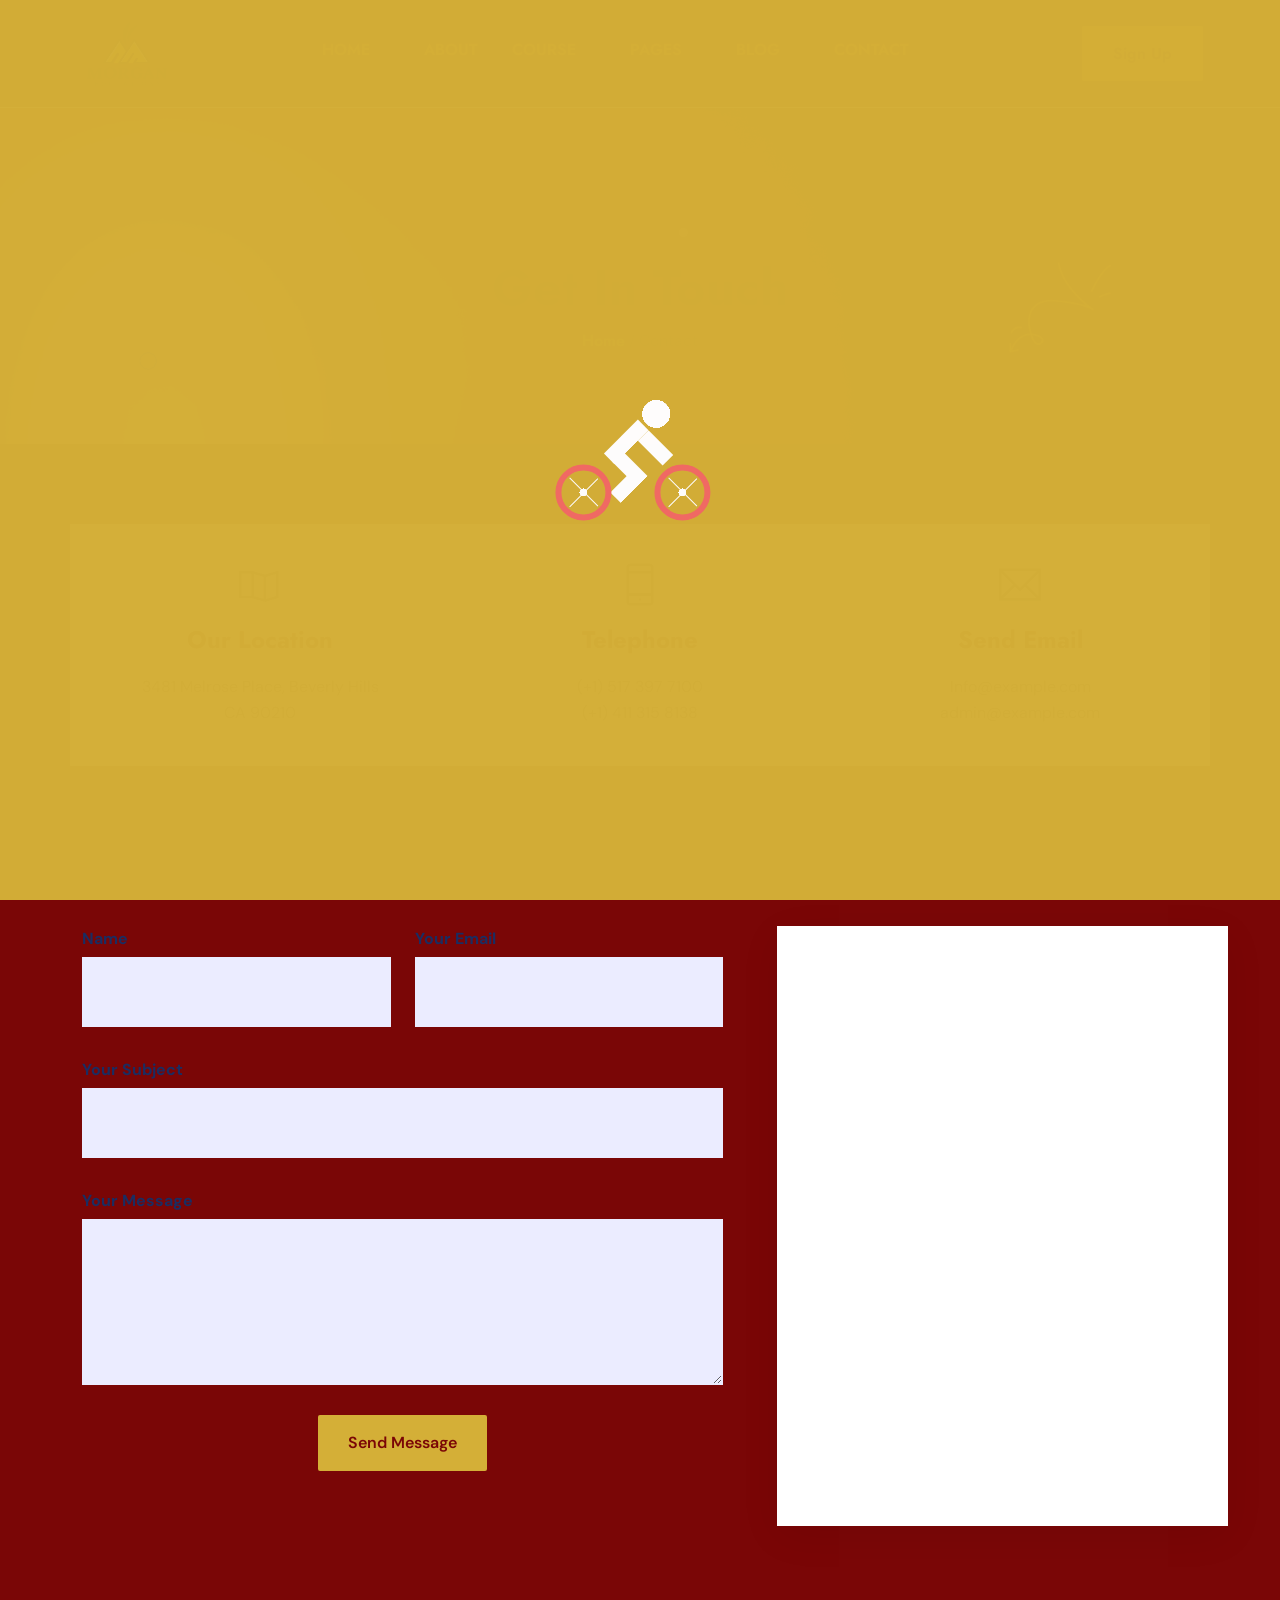
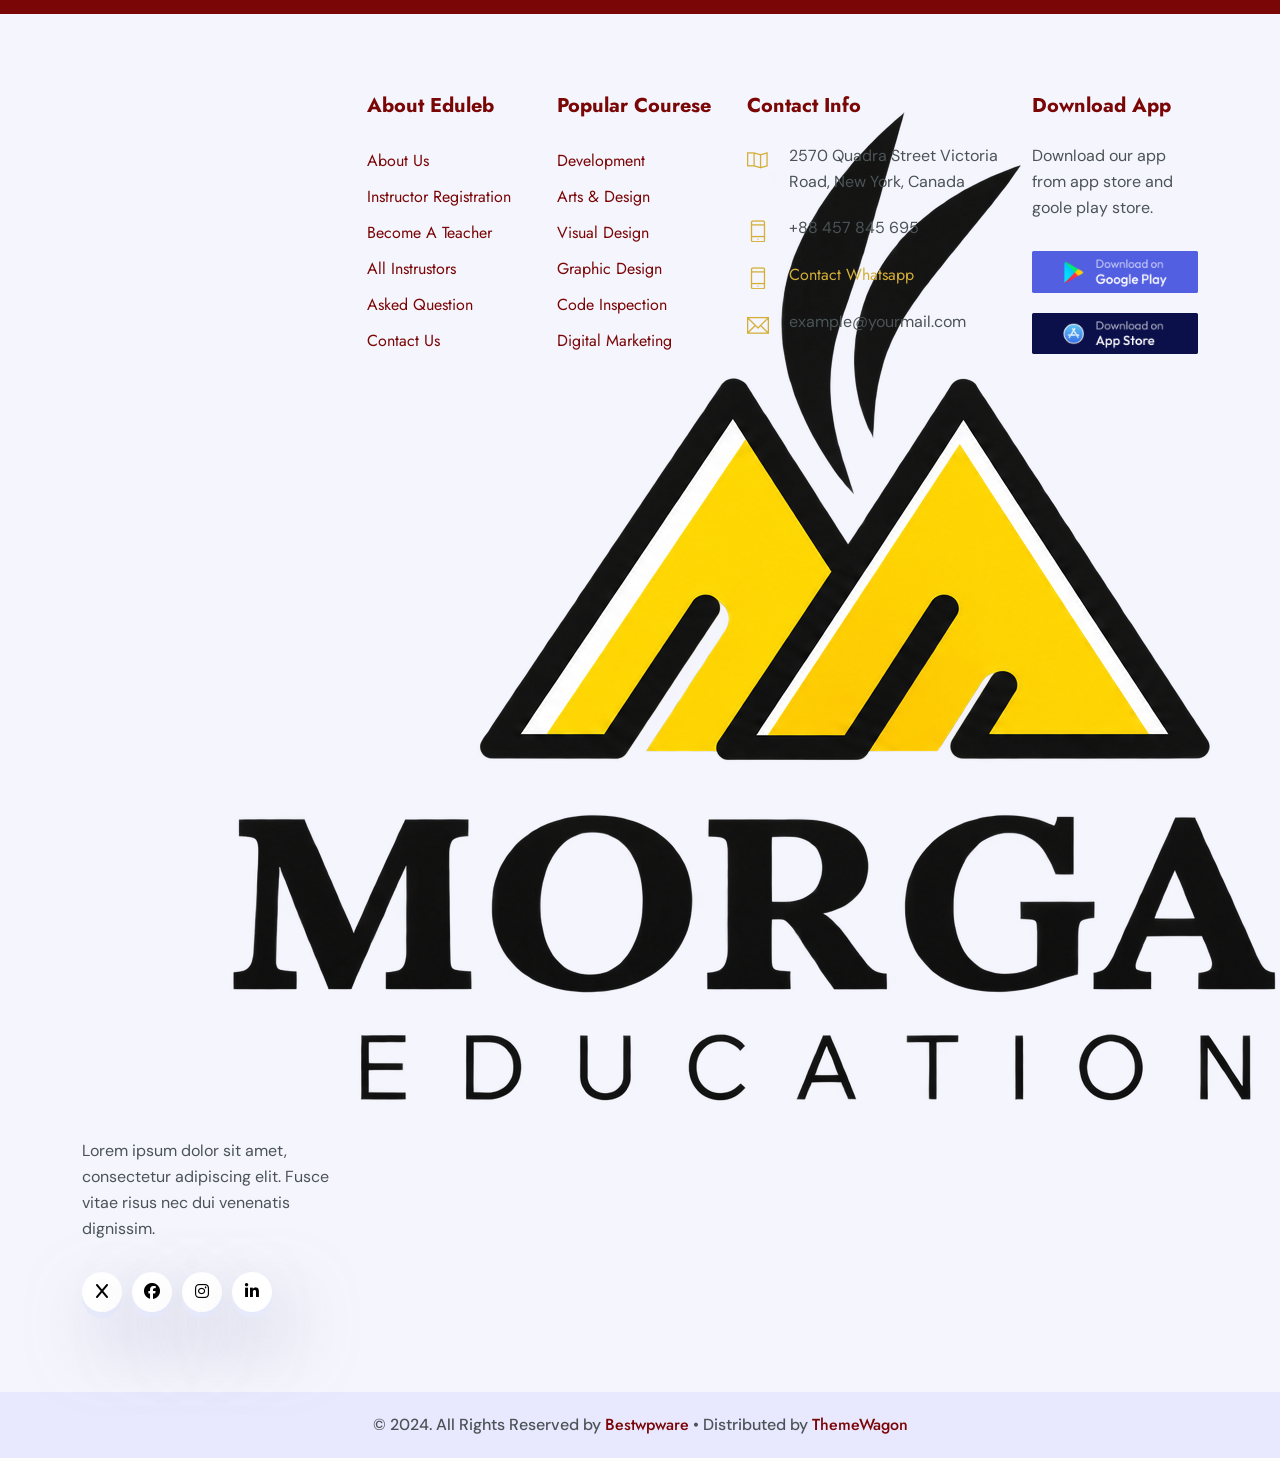
<file: contact.html>
<!DOCTYPE html>
<html lang="en">

	<head>
		<!-- Meta -->
		<meta charset="utf-8">
		<meta http-equiv="X-UA-Compatible" content="IE=edge">
		<meta name="viewport" content="width=device-width, initial-scale=1, shrink-to-fit=no">
		<!-- The above 3 meta tags *must* come first in the head; any other head content must come *after* these tags -->
		<meta name="description" content="Eduleb - Education HTML Template">
		<meta name="keywords" content="agency, business, corporate, creative, html5, modern, multipurpose, One Page, parallax, startup">		
		<!-- SITE TITLE -->
		<title>Eduleb - Education HTML Template</title>			
		<!-- Latest Bootstrap min CSS -->
		<link rel="stylesheet" href="assets/bootstrap/css/bootstrap.min.css">		
		<!-- Google Font -->
		<link href="https://fonts.googleapis.com/css2?family=DM+Sans:ital,opsz,wght@0,9..40,100..1000;1,9..40,100..1000&display=swap" rel="stylesheet">
		<link href="https://fonts.googleapis.com/css2?family=Jost:ital,wght@0,100..900;1,100..900&display=swap" rel="stylesheet">
		<!-- Font Awesome CSS -->
		<link rel="stylesheet" href="https://cdnjs.cloudflare.com/ajax/libs/font-awesome/6.5.2/css/all.min.css">
		<link rel="stylesheet" href="assets/fonts/font-awesome.min.css">
		<link rel="stylesheet" href="assets/fonts/themify-icons.css">
		<!--- owl carousel Css-->
		<link rel="stylesheet" href="assets/owlcarousel/css/owl.carousel.css">
		<link rel="stylesheet" href="assets/owlcarousel/css/owl.theme.css">	
		<!--jquery-simple-mobilemenu Css-->
        <link rel="stylesheet" href="assets/css/jquery-simple-mobilemenu.css">			
		<!-- MAGNIFIC CSS -->
		<link rel="stylesheet" href="assets/css/magnific-popup.css">		
		<!-- animate CSS -->
		<link rel="stylesheet" href="assets/css/animate.css">	
		<!-- Style CSS -->					
		<link rel="stylesheet" href="assets/css/style.css">					
		<!-- HTML5 shim and Respond.js IE8 support of HTML5 elements and media queries -->
		<!-- WARNING: Respond.js doesn't work if you view the page via file:// -->
		<!--[if lt IE 9]>
		  <script src="https://oss.maxcdn.com/html5shiv/3.7.2/html5shiv.min.js"></script>
		  <script src="https://oss.maxcdn.com/respond/1.4.2/respond.min.js"></script>
		<![endif]-->
	</head>
	
    <body data-spy="scroll" data-offset="80">

		<!-- START PRELOADER -->
		<div class="preloaders">
			<span class="loader"></span>
		</div>
		<!-- END PRELOADER -->		

		<!-- START NAVBAR -->  
		<div id="navigation" class="navbar-light bg-faded site-navigation">
			<div class="container-fluid">
				<div class="row">
					<div class="col-20 align-self-center">
						<div class="site-logo">
							<a href="index.html"><img src="assets/img/logo.png" alt=""></a>          				
						</div>
					</div><!--- END Col -->
					
					<div class="col-60 d-flex">
						<nav id="main-menu">
							<ul>
								<li class="menu-item-has-children"><a href="#">Home</a>
									<ul>										
										<li><a href="index.html">Home 01</a></li>
										<li><a href="index2.html">Home 02</a></li>
									</ul>
								</li>
								<li><a href="about.html">About</a></li>				  				  
								<li class="menu-item-has-children"><a href="course.html">Course</a>
									<ul>										
										<li><a href="course.html">Course</a></li>
										<li><a href="course_details.html">Course Details</a></li>
									</ul>
								</li>								
								<li class="menu-item-has-children"><a href="#">Pages</a>
									<ul>										
										<li><a href="instructor.html">Instructor</a></li>
										<li><a href="ins_details.html">Instructor Details</a></li>
										<li><a href="pricing.html">Pricing Plan</a></li>
										<li><a href="faq.html">Faq Page</a></li>			
										<li><a href="404.html">404</a></li>				
									</ul>
								</li>							
								<li class="menu-item-has-children"><a href="blog.html">Blog</a>
									<ul>										
										<li><a href="blog.html">Blog</a></li>
										<li><a href="blog_single.html">Blog Details</a></li>
									</ul>
								</li>							  
								<li><a href="contact.html">Contact</a></li>
							</ul>
						</nav>
					</div><!--- END Col -->
					
					<div class="col-20 d-none d-xl-block text-end align-self-center">
						<a href="#" class="header-btn">Sign In</a>
						<a href="contact.html" class="btn_one">Sign Up</a>
					</div><!--- END Col -->
					
					<ul class="mobile_menu">						
						<li><a href="#">Home</a>
							<ul class="sub-menu">										
								<li><a href="index.html">Home 01</a></li>
								<li><a href="index2.html">Home 02</a></li>						
							</ul>
						</li>	
						<li><a href="about.html">About</a></li>						
						<li><a href="#">Course</a>
							<ul class="sub-menu">										
								<li><a href="course.html">Course</a></li>
								<li><a href="course_details.html">Course Deails</a></li>									
							</ul>
						</li>
						<li><a href="#">Pages</a>
							<ul class="sub-menu">									
								<li><a href="instructor.html">Instructor</a></li>
								<li><a href="ins_details.html">Instructor Details</a></li>
								<li><a href="pricing.html">Pricing Plan</a></li>
								<li><a href="faq.html">Faq Page</a></li>			
								<li><a href="404.html">404</a></li>							
							</ul>
						</li>			
						<li><a href="blog.html">Blog</a>
							<ul class="sub-menu">										
								<li><a href="blog.html">Blog</a></li>
								<li><a href="blog_single.html">Blog Details</a></li>
							</ul>
						</li>						
						<li><a href="contact.html">Contact</a></li>
					</ul>			
				</div><!--- END ROW -->
			</div><!--- END CONTAINER -->
		</div> 	  
		<!-- END NAVBAR -->		

		<!-- START SECTION TOP -->
		<section class="section-top">
			<div class="container">
				<div class="col-lg-10 offset-lg-1 text-center">
					<div class="section-top-title wow fadeInRight" data-wow-duration="1s" data-wow-delay="0.3s" data-wow-offset="0">
						<h1>Get In Touch</h1>
						<ul>
							<li><a href="index.html">Home</a></li>
							<li> / Contact</li>
						</ul>
					</div><!-- //.HERO-TEXT -->
				</div><!--- END COL -->
			</div><!--- END CONTAINER -->
		</section>	
		<!-- END SECTION TOP -->
		
		<!-- START ADDRESS -->
		<section class="address_area section-padding">
			<div class="container">
				<div class="row text-center">
					<div class="col-lg-4 col-sm-4 col-xs-12 no-padding wow fadeInUp" data-wow-duration="1s" data-wow-delay="0.1s" data-wow-offset="0">
						<div class="single_address sa_one">
							<i class="ti-map"></i>
							<h4>Our Location</h4>
							<p>3481 Melrose Place, Beverly Hills <br /> CA 90210</p>
						</div>
					</div><!-- END COL -->
					<div class="col-lg-4 col-sm-4 col-xs-12 no-padding wow fadeInUp" data-wow-duration="1s" data-wow-delay="0.2s" data-wow-offset="0">
						<div class="single_address sa_two">
							<i class="ti-mobile"></i>
							<h4>Telephone</h4>
							<p>(+1) 517 397 7100</p>
							<p>(+1) 411 315 8138</p>
						</div>
					</div><!-- END COL -->
					<div class="col-lg-4 col-sm-4 col-xs-12 no-padding wow fadeInUp" data-wow-duration="1s" data-wow-delay="0.3s" data-wow-offset="0">
						<div class="single_address sa_three">
							<i class="ti-email"></i>
							<h4>Send email</h4>
							<p>Info@example.com</p>
							<p>admin@example.com</p>
						</div>
					</div><!-- END COL -->			  
				</div><!--- END ROW -->
			</div><!--- END CONTAINER -->
		</section>
		<!-- END ADDRESS -->	

		<!-- CONTACT -->
		<div id="contact" class="contact_area section-padding">
			<div class="container">			
				<div class="row">					
					<div class="col-lg-7 col-sm-12 col-xs-12 wow fadeInUp" data-wow-duration="1s" data-wow-delay="0.2s" data-wow-offset="0">		
						<div class="contact">
							<form class="form" name="enq" method="post" action="contact.php" onsubmit="return validation();">
								<div class="row">
									<div class="form-group col-md-6">
										<label for="">Name</label>
										<input type="text" name="name" class="form-control" required="required">
									</div>
									<div class="form-group col-md-6">
										<label for="">Your Email</label>
										<input type="email" name="email" class="form-control" required="required">
									</div>
									<div class="form-group col-md-12">
										<label for="">Your Subject</label>
										<input type="text" name="subject" class="form-control" required="required">
									</div>
									<div class="form-group col-md-12">
										<label for="">Your Message</label>
										<textarea rows="6" name="message" class="form-control" required="required"></textarea>
									</div>
									<div class="col-md-12 text-center">
										<button type="submit" value="Send message" name="submit" id="submitButton" class="btn_one" title="Submit Your Message!">Send Message</button>
									</div>
								</div>
							</form>
						</div>
					</div><!-- END COL  -->
					<div class="col-lg-5 col-sm-12 col-xs-12 wow fadeInUp" data-wow-duration="1s" data-wow-delay="0.2s" data-wow-offset="0">		<div class="map">
							<iframe src="https://www.google.com/maps/embed?pb=!1m18!1m12!1m3!1d3023.957183635167!2d-74.00402768559431!3d40.71895904512855!2m3!1f0!2f0!3f0!3m2!1i1024!2i768!4f13.1!3m3!1m2!1s0x89c2598a1316e7a7%3A0x47bb20eb6074b3f0!2sNew%20Work%20City%20-%20(CLOSED)!5e0!3m2!1sbn!2sbd!4v1600305497356!5m2!1sbn!2sbd" style="border:0;" allowfullscreen="" aria-hidden="false" tabindex="0"></iframe>
						</div>					
					</div><!-- END COL  -->				
				</div><!-- END ROW -->				
			</div><!--- END CONTAINER -->
		</div>
		<!-- END CONTACT -->
		
		<!-- START FOOTER -->
		<div class="footer section-padding">
			<div class="container">				
				<div class="row">						
					<div class="col-lg-3 col-sm-6 col-xs-12">
						<div class="single_footer">
							<a href="index.html"><img src="assets/img/logo.png" alt=""></a>         
							<p>Lorem ipsum dolor sit amet, consectetur adipiscing elit. Fusce vitae risus nec dui venenatis dignissim.</p>
							<div class="social_profile">
								<ul>
									<li><a class="f_facebook" href="#"><i class="fa-solid fa-x"></i></a></li>
									<li><a class="f_twitter" href="#"><i class="fa-brands fa-facebook-f"></i></a></li>
									<li><a class="f_instagram"href="#"><i class="fa-brands fa-instagram"></i></a></li>
									<li><a class="f_linkedin" href="#"><i class="fa-brands fa-linkedin-in"></i></a></li>
								</ul>
							</div>
						</div>			
					</div><!--- END COL -->						
					<div class="col-lg-2 col-sm-6 col-xs-12">
						<div class="single_footer">
							<h4>About Eduleb</h4>
							<ul>
								<li><a href="#">About us</a></li>
								<li><a href="#">Instructor Registration</a></li>
								<li><a href="#">Become A Teacher</a></li>
								<li><a href="#">All Instrustors</a></li>
								<li><a href="#">Asked Question</a></li>
								<li><a href="#">Contact us</a></li>
							</ul>
						</div>
					</div><!--- END COL -->	
					<div class="col-lg-2 col-sm-6 col-xs-12">
						<div class="single_footer">
							<h4>Popular Courese</h4>
							<ul>
								<li><a href="#">Development</a></li>
								<li><a href="#">Arts & design</a></li>
								<li><a href="#">Visual Design</a></li>
								<li><a href="#">Graphic Design</a></li>
								<li><a href="#">Code Inspection</a></li>						
								<li><a href="#">Digital Marketing</a></li>						
							</ul>
						</div>
					</div><!--- END COL -->
					<div class="col-lg-3 col-sm-6 col-xs-12">
						<div class="single_footer">
							<h4>Contact Info</h4>
							<div class="sf_contact">
								<span class="ti-map"></span>
								<p>2570 Quadra Street Victoria Road, New York, Canada</p>
							</div>
							<div class="sf_contact">
								<span class="ti-mobile"></span>
								<p>+88 457 845 695</p>
							</div>
							<div class="sf_contact">
								<span class="ti-mobile"></span>
								<p><a href="tel:+88457845695">Contact Whatsapp</a></p>
							</div>
							<div class="sf_contact">
								<span class="ti-email"></span>
								<p>example@yourmail.com</p>
							</div>
						</div>
					</div><!--- END COL -->						
					<div class="col-lg-2 col-sm-6 col-xs-12">
						<div class="single_footer">
							<h4>Download App</h4>
							<p>Download our app from app store and goole play store.</p>
							<a href="index.html"><img src="assets/img/google-play.jpg" class="foot_img" alt=""></a>  
							<a href="index.html"><img src="assets/img/app-store.jpg" class="foot_img" alt=""></a>  
						</div>
					</div><!--- END COL -->	
				</div><!--- END ROW -->					
			</div><!--- END CONTAINER -->
		</div>
		<!-- END FOOTER -->	

		<!-- START FOOTER COPYRIGHT -->	
		<div class="foot_copy">
			<div class="footer_copyright">
				<p>&copy; 2024. All Rights Reserved by <a href="https://bestwpware.com/">Bestwpware</a> • Distributed by <a href="https://themewagon.com">ThemeWagon</a></p>
			</div>	
		</div>
		<!-- END FOOTER COPYRIGHT -->	
	
	<!-- Latest jQuery -->
		<script src="assets/js/jquery-1.12.4.min.js"></script>
	<!-- Latest compiled and minified Bootstrap -->
		<script src="assets/bootstrap/js/bootstrap.min.js"></script>
	<!-- modernizer JS -->		
		<script src="assets/js/modernizr-2.8.3.min.js"></script>	
	<!-- jquery-simple-mobilemenu.min -->
		<script src="assets/js/jquery-simple-mobilemenu.js"></script>		
	<!-- owl-carousel min js  -->
		<script src="assets/owlcarousel/js/owl.carousel.min.js"></script>					
	<!-- magnific-popup js -->               
		<script src="assets/js/jquery.magnific-popup.min.js"></script>						
	<!-- countTo js -->
		<script src="assets/js/jquery.inview.min.js"></script>								
	<!-- scrolltopcontrol js -->
		<script src="assets/js/scrolltopcontrol.js"></script>			
	<!-- WOW - Reveal Animations When You Scroll -->
		<script src="assets/js/wow.min.js"></script>				
	<!-- scripts js -->
		<script src="assets/js/scripts.js"></script>
    </body>
</html>
</file>
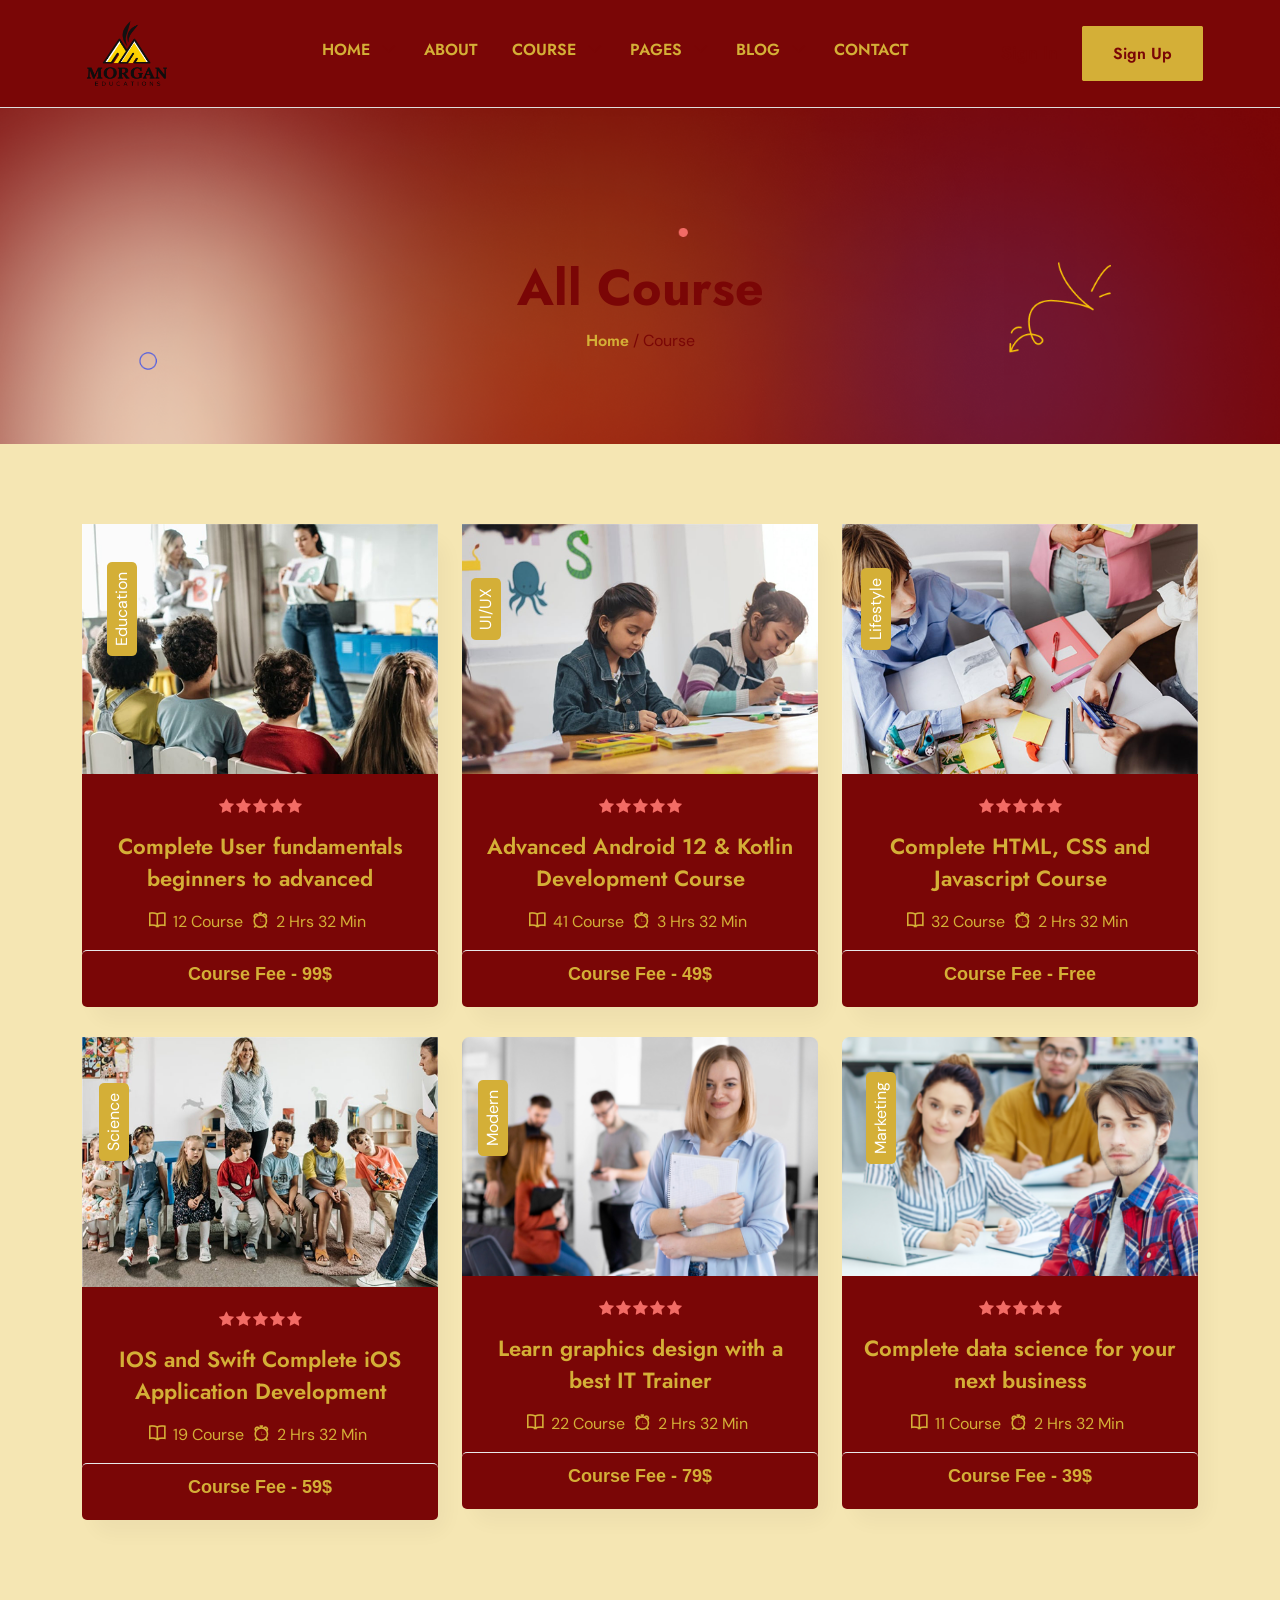
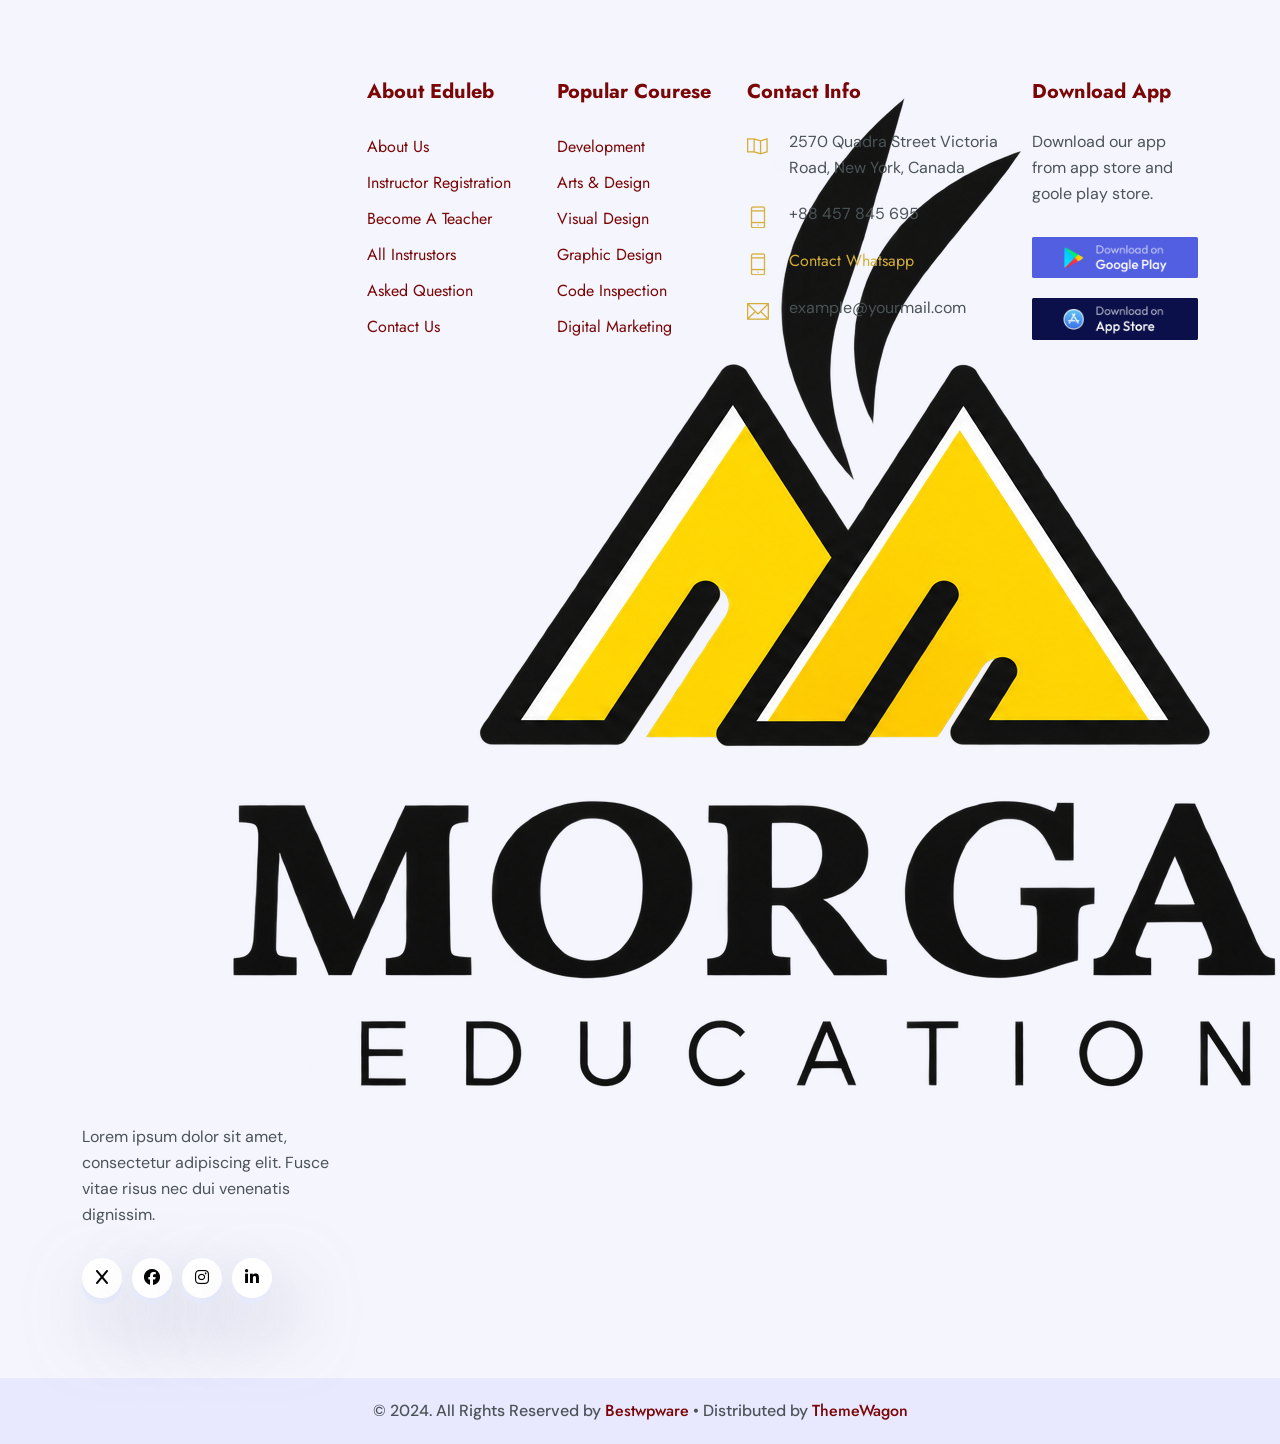
<file: course.html>
<!DOCTYPE html>
<html lang="en">

	<head>
		<!-- Meta -->
		<meta charset="utf-8">
		<meta http-equiv="X-UA-Compatible" content="IE=edge">
		<meta name="viewport" content="width=device-width, initial-scale=1, shrink-to-fit=no">
		<!-- The above 3 meta tags *must* come first in the head; any other head content must come *after* these tags -->
		<meta name="description" content="Eduleb - Education HTML Template">
		<meta name="keywords" content="agency, business, corporate, creative, html5, modern, multipurpose, One Page, parallax, startup">		
		<!-- SITE TITLE -->
		<title>Eduleb - Education HTML Template</title>			
		<!-- Latest Bootstrap min CSS -->
		<link rel="stylesheet" href="assets/bootstrap/css/bootstrap.min.css">		
		<!-- Google Font -->
		<link href="https://fonts.googleapis.com/css2?family=DM+Sans:ital,opsz,wght@0,9..40,100..1000;1,9..40,100..1000&display=swap" rel="stylesheet">
		<link href="https://fonts.googleapis.com/css2?family=Jost:ital,wght@0,100..900;1,100..900&display=swap" rel="stylesheet">
		<!-- Font Awesome CSS -->
		<link rel="stylesheet" href="https://cdnjs.cloudflare.com/ajax/libs/font-awesome/6.5.2/css/all.min.css">
		<link rel="stylesheet" href="assets/fonts/font-awesome.min.css">
		<link rel="stylesheet" href="assets/fonts/themify-icons.css">
		<!--- owl carousel Css-->
		<link rel="stylesheet" href="assets/owlcarousel/css/owl.carousel.css">
		<link rel="stylesheet" href="assets/owlcarousel/css/owl.theme.css">	
		<!--jquery-simple-mobilemenu Css-->
        <link rel="stylesheet" href="assets/css/jquery-simple-mobilemenu.css">			
		<!-- MAGNIFIC CSS -->
		<link rel="stylesheet" href="assets/css/magnific-popup.css">		
		<!-- animate CSS -->
		<link rel="stylesheet" href="assets/css/animate.css">	
		<!-- Style CSS -->					
		<link rel="stylesheet" href="assets/css/style.css">					
		<!-- HTML5 shim and Respond.js IE8 support of HTML5 elements and media queries -->
		<!-- WARNING: Respond.js doesn't work if you view the page via file:// -->
		<!--[if lt IE 9]>
		  <script src="https://oss.maxcdn.com/html5shiv/3.7.2/html5shiv.min.js"></script>
		  <script src="https://oss.maxcdn.com/respond/1.4.2/respond.min.js"></script>
		<![endif]-->
	</head>
	
    <body data-spy="scroll" data-offset="80">

		<!-- START PRELOADER -->
		<div class="preloaders">
			<span class="loader"></span>
		</div>
		<!-- END PRELOADER -->		

		<!-- START NAVBAR -->  
		<div id="navigation" class="navbar-light bg-faded site-navigation">
			<div class="container-fluid">
				<div class="row">
					<div class="col-20 align-self-center">
						<div class="site-logo">
							<a href="index.html"><img src="assets/img/logo.png" alt=""></a>          				
						</div>
					</div><!--- END Col -->
					
					<div class="col-60 d-flex">
						<nav id="main-menu">
							<ul>
								<li class="menu-item-has-children"><a href="#">Home</a>
									<ul>										
										<li><a href="index.html">Home 01</a></li>
										<li><a href="index2.html">Home 02</a></li>
									</ul>
								</li>
								<li><a href="about.html">About</a></li>				  				  
								<li class="menu-item-has-children"><a href="course.html">Course</a>
									<ul>										
										<li><a href="course.html">Course</a></li>
										<li><a href="course_details.html">Course Details</a></li>
									</ul>
								</li>								
								<li class="menu-item-has-children"><a href="#">Pages</a>
									<ul>										
										<li><a href="instructor.html">Instructor</a></li>
										<li><a href="ins_details.html">Instructor Details</a></li>
										<li><a href="pricing.html">Pricing Plan</a></li>
										<li><a href="faq.html">Faq Page</a></li>			
										<li><a href="404.html">404</a></li>				
									</ul>
								</li>							
								<li class="menu-item-has-children"><a href="blog.html">Blog</a>
									<ul>										
										<li><a href="blog.html">Blog</a></li>
										<li><a href="blog_single.html">Blog Details</a></li>
									</ul>
								</li>							  
								<li><a href="contact.html">Contact</a></li>
							</ul>
						</nav>
					</div><!--- END Col -->
					
					<div class="col-20 d-none d-xl-block text-end align-self-center">
						<a href="#" class="header-btn">Sign In</a>
						<a href="contact.html" class="btn_one">Sign Up</a>
					</div><!--- END Col -->
					
					<ul class="mobile_menu">						
						<li><a href="#">Home</a>
							<ul class="sub-menu">										
								<li><a href="index.html">Home 01</a></li>
								<li><a href="index2.html">Home 02</a></li>						
							</ul>
						</li>	
						<li><a href="about.html">About</a></li>						
						<li><a href="#">Course</a>
							<ul class="sub-menu">										
								<li><a href="course.html">Course</a></li>
								<li><a href="course_details.html">Course Deails</a></li>									
							</ul>
						</li>
						<li><a href="#">Pages</a>
							<ul class="sub-menu">									
								<li><a href="instructor.html">Instructor</a></li>
								<li><a href="ins_details.html">Instructor Details</a></li>
								<li><a href="pricing.html">Pricing Plan</a></li>
								<li><a href="faq.html">Faq Page</a></li>			
								<li><a href="404.html">404</a></li>							
							</ul>
						</li>			
						<li><a href="blog.html">Blog</a>
							<ul class="sub-menu">										
								<li><a href="blog.html">Blog</a></li>
								<li><a href="blog_single.html">Blog Details</a></li>
							</ul>
						</li>						
						<li><a href="contact.html">Contact</a></li>
					</ul>			
				</div><!--- END ROW -->
			</div><!--- END CONTAINER -->
		</div> 	  
		<!-- END NAVBAR -->		

		<!-- START SECTION TOP -->
		<section class="section-top">
			<div class="container">
				<div class="col-lg-10 offset-lg-1 text-center">
					<div class="section-top-title wow fadeInRight" data-wow-duration="1s" data-wow-delay="0.3s" data-wow-offset="0">
						<h1>All Course</h1>
						<ul>
							<li><a href="index.html">Home</a></li>
							<li> / Course</li>
						</ul>
					</div><!-- //.HERO-TEXT -->
				</div><!--- END COL -->
			</div><!--- END CONTAINER -->
		</section>	
		<!-- END SECTION TOP -->
		
		<!-- START COURSE -->
		<section class="home_course section-padding">
			<div class="container">			
				<div class="row">
					<div class="col-lg-4 col-sm-6 col-xs-12">
						<div class="single_course">
							<div class="single_c_img">
								<img src="assets/img/course/1.png" class="img-fluid" alt="course-image" />
								<span>Education</span>
							</div>
							<i class="fa fa-star"></i><i class="fa fa-star"></i><i class="fa fa-star"></i><i class="fa fa-star"></i><i class="fa fa-star"></i>
							<h4><a href="course.html">Complete User fundamentals beginners to advanced</a></h4>
							<p><span class="ti-book"> </span> 12 Course</p>
							<p><span class="ti-alarm-clock"> </span>2 Hrs 32 Min</p>
							<div class="price">Course Fee - 99$</div>
						</div>
					</div><!-- END COL -->
					<div class="col-lg-4 col-sm-6 col-xs-12">
						<div class="single_course">
							<div class="single_c_img">
								<img src="assets/img/course/2.png" class="img-fluid" alt="course-image" />
								<span>UI/UX</span>
							</div>
							<i class="fa fa-star"></i><i class="fa fa-star"></i><i class="fa fa-star"></i><i class="fa fa-star"></i><i class="fa fa-star"></i>
							<h4><a href="course.html">Advanced Android 12 & Kotlin Development Course</a></h4>
							<p><span class="ti-book"> </span> 41 Course</p>
							<p><span class="ti-alarm-clock"> </span>3 Hrs 32 Min</p>
							<div class="price">Course Fee - 49$</div>
						</div>
					</div><!-- END COL -->
					<div class="col-lg-4 col-sm-6 col-xs-12">
						<div class="single_course">
							<div class="single_c_img">
								<img src="assets/img/course/3.png" class="img-fluid" alt="course-image" />
								<span>Lifestyle</span>
							</div>
							<i class="fa fa-star"></i><i class="fa fa-star"></i><i class="fa fa-star"></i><i class="fa fa-star"></i><i class="fa fa-star"></i>
							<h4><a href="course.html">Complete HTML, CSS and Javascript Course</a></h4>
							<p><span class="ti-book"> </span> 32 Course</p>
							<p><span class="ti-alarm-clock"> </span>2 Hrs 32 Min</p>
							<div class="price">Course Fee - Free</div>
						</div>
					</div><!-- END COL -->
					<div class="col-lg-4 col-sm-6 col-xs-12">
						<div class="single_course">
							<div class="single_c_img">
								<img src="assets/img/course/4.png" class="img-fluid" alt="course-image" />
								<span>Science</span>
							</div>
							<i class="fa fa-star"></i><i class="fa fa-star"></i><i class="fa fa-star"></i><i class="fa fa-star"></i><i class="fa fa-star"></i>
							<h4><a href="course.html">IOS and Swift Complete iOS Application Development</a></h4>
							<p><span class="ti-book"> </span> 19 Course</p>
							<p><span class="ti-alarm-clock"> </span>2 Hrs 32 Min</p>
							<div class="price">Course Fee - 59$</div>
						</div>
					</div><!-- END COL -->
					<div class="col-lg-4 col-sm-6 col-xs-12">
						<div class="single_course">
							<div class="single_c_img">
								<img src="assets/img/course/5.png" class="img-fluid" alt="course-image" />
								<span>Modern</span>
							</div>
							<i class="fa fa-star"></i><i class="fa fa-star"></i><i class="fa fa-star"></i><i class="fa fa-star"></i><i class="fa fa-star"></i>
							<h4><a href="course.html">Learn graphics design with a best IT Trainer</a></h4>
							<p><span class="ti-book"> </span> 22 Course</p>
							<p><span class="ti-alarm-clock"> </span>2 Hrs 32 Min</p>
							<div class="price">Course Fee - 79$</div>
						</div>
					</div><!-- END COL -->
					<div class="col-lg-4 col-sm-6 col-xs-12">
						<div class="single_course">
							<div class="single_c_img">
								<img src="assets/img/course/6.png" class="img-fluid" alt="course-image" />
								<span>Marketing</span>
							</div>
							<i class="fa fa-star"></i><i class="fa fa-star"></i><i class="fa fa-star"></i><i class="fa fa-star"></i><i class="fa fa-star"></i>
							<h4><a href="course.html">Complete data science for your next business</a></h4>
							<p><span class="ti-book"> </span> 11 Course</p>
							<p><span class="ti-alarm-clock"> </span>2 Hrs 32 Min</p>
							<div class="price">Course Fee - 39$</div>
						</div>
					</div><!-- END COL -->						
				</div><!--- END ROW -->
			</div><!--- END CONTAINER -->		
		</section>
		<!-- END COURSE -->		
		
		<!-- START FOOTER -->
		<div class="footer section-padding">
			<div class="container">				
				<div class="row">						
					<div class="col-lg-3 col-sm-6 col-xs-12">
						<div class="single_footer">
							<a href="index.html"><img src="assets/img/logo.png" alt=""></a>         
							<p>Lorem ipsum dolor sit amet, consectetur adipiscing elit. Fusce vitae risus nec dui venenatis dignissim.</p>
							<div class="social_profile">
								<ul>
									<li><a class="f_facebook" href="#"><i class="fa-solid fa-x"></i></a></li>
									<li><a class="f_twitter" href="#"><i class="fa-brands fa-facebook-f"></i></a></li>
									<li><a class="f_instagram"href="#"><i class="fa-brands fa-instagram"></i></a></li>
									<li><a class="f_linkedin" href="#"><i class="fa-brands fa-linkedin-in"></i></a></li>
								</ul>
							</div>
						</div>			
					</div><!--- END COL -->						
					<div class="col-lg-2 col-sm-6 col-xs-12">
						<div class="single_footer">
							<h4>About Eduleb</h4>
							<ul>
								<li><a href="#">About us</a></li>
								<li><a href="#">Instructor Registration</a></li>
								<li><a href="#">Become A Teacher</a></li>
								<li><a href="#">All Instrustors</a></li>
								<li><a href="#">Asked Question</a></li>
								<li><a href="#">Contact us</a></li>
							</ul>
						</div>
					</div><!--- END COL -->	
					<div class="col-lg-2 col-sm-6 col-xs-12">
						<div class="single_footer">
							<h4>Popular Courese</h4>
							<ul>
								<li><a href="#">Development</a></li>
								<li><a href="#">Arts & design</a></li>
								<li><a href="#">Visual Design</a></li>
								<li><a href="#">Graphic Design</a></li>
								<li><a href="#">Code Inspection</a></li>						
								<li><a href="#">Digital Marketing</a></li>						
							</ul>
						</div>
					</div><!--- END COL -->
					<div class="col-lg-3 col-sm-6 col-xs-12">
						<div class="single_footer">
							<h4>Contact Info</h4>
							<div class="sf_contact">
								<span class="ti-map"></span>
								<p>2570 Quadra Street Victoria Road, New York, Canada</p>
							</div>
							<div class="sf_contact">
								<span class="ti-mobile"></span>
								<p>+88 457 845 695</p>
							</div>
							<div class="sf_contact">
								<span class="ti-mobile"></span>
								<p><a href="tel:+88457845695">Contact Whatsapp</a></p>
							</div>
							<div class="sf_contact">
								<span class="ti-email"></span>
								<p>example@yourmail.com</p>
							</div>
						</div>
					</div><!--- END COL -->						
					<div class="col-lg-2 col-sm-6 col-xs-12">
						<div class="single_footer">
							<h4>Download App</h4>
							<p>Download our app from app store and goole play store.</p>
							<a href="index.html"><img src="assets/img/google-play.jpg" class="foot_img" alt=""></a>  
							<a href="index.html"><img src="assets/img/app-store.jpg" class="foot_img" alt=""></a>  
						</div>
					</div><!--- END COL -->	
				</div><!--- END ROW -->					
			</div><!--- END CONTAINER -->
		</div>
		<!-- END FOOTER -->	

		<!-- START FOOTER COPYRIGHT -->	
		<div class="foot_copy">
			<div class="footer_copyright">
				<p>&copy; 2024. All Rights Reserved by <a href="https://bestwpware.com/">Bestwpware</a> • Distributed by <a href="https://themewagon.com">ThemeWagon</a></p>
			</div>	
		</div>
		<!-- END FOOTER COPYRIGHT -->	
	
	<!-- Latest jQuery -->
		<script src="assets/js/jquery-1.12.4.min.js"></script>
	<!-- Latest compiled and minified Bootstrap -->
		<script src="assets/bootstrap/js/bootstrap.min.js"></script>
	<!-- modernizer JS -->		
		<script src="assets/js/modernizr-2.8.3.min.js"></script>	
	<!-- jquery-simple-mobilemenu.min -->
		<script src="assets/js/jquery-simple-mobilemenu.js"></script>		
	<!-- owl-carousel min js  -->
		<script src="assets/owlcarousel/js/owl.carousel.min.js"></script>					
	<!-- magnific-popup js -->               
		<script src="assets/js/jquery.magnific-popup.min.js"></script>						
	<!-- countTo js -->
		<script src="assets/js/jquery.inview.min.js"></script>								
	<!-- scrolltopcontrol js -->
		<script src="assets/js/scrolltopcontrol.js"></script>			
	<!-- WOW - Reveal Animations When You Scroll -->
		<script src="assets/js/wow.min.js"></script>				
	<!-- scripts js -->
		<script src="assets/js/scripts.js"></script>
    </body>
</html>
</file>
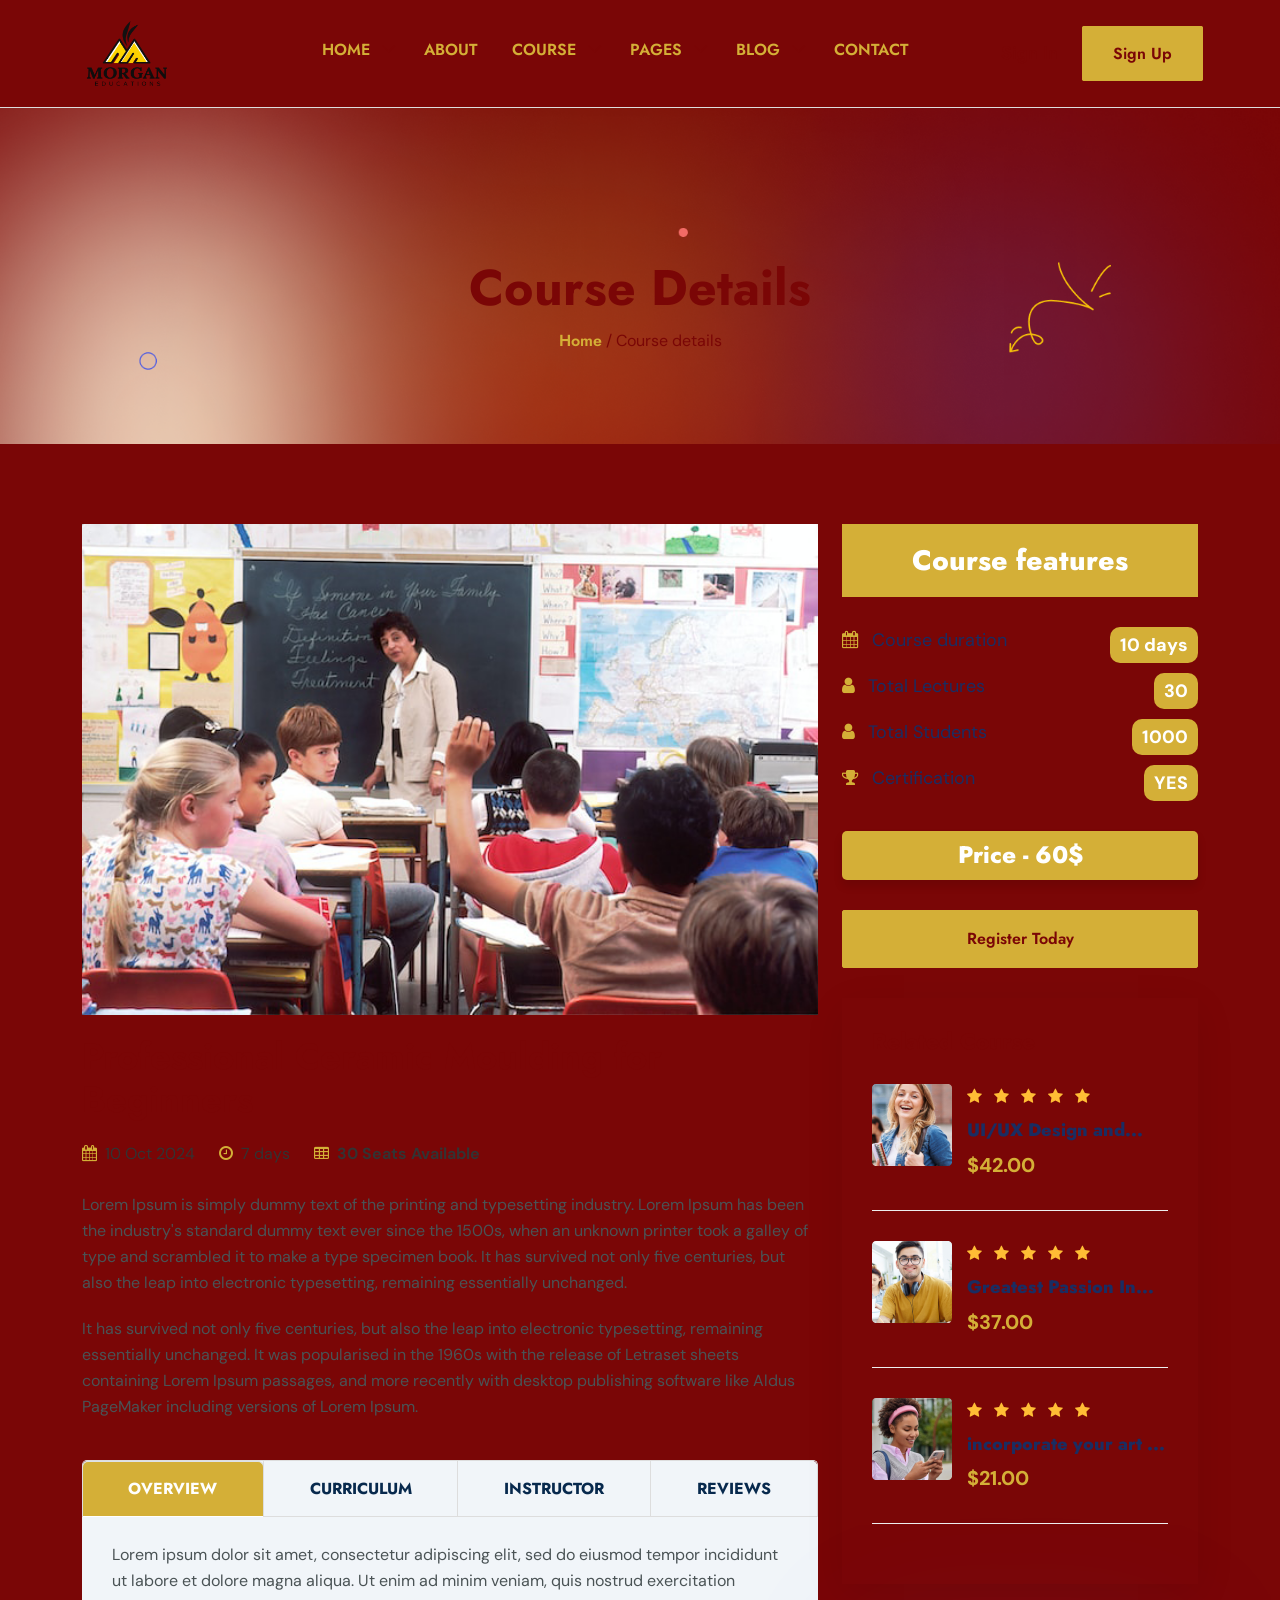
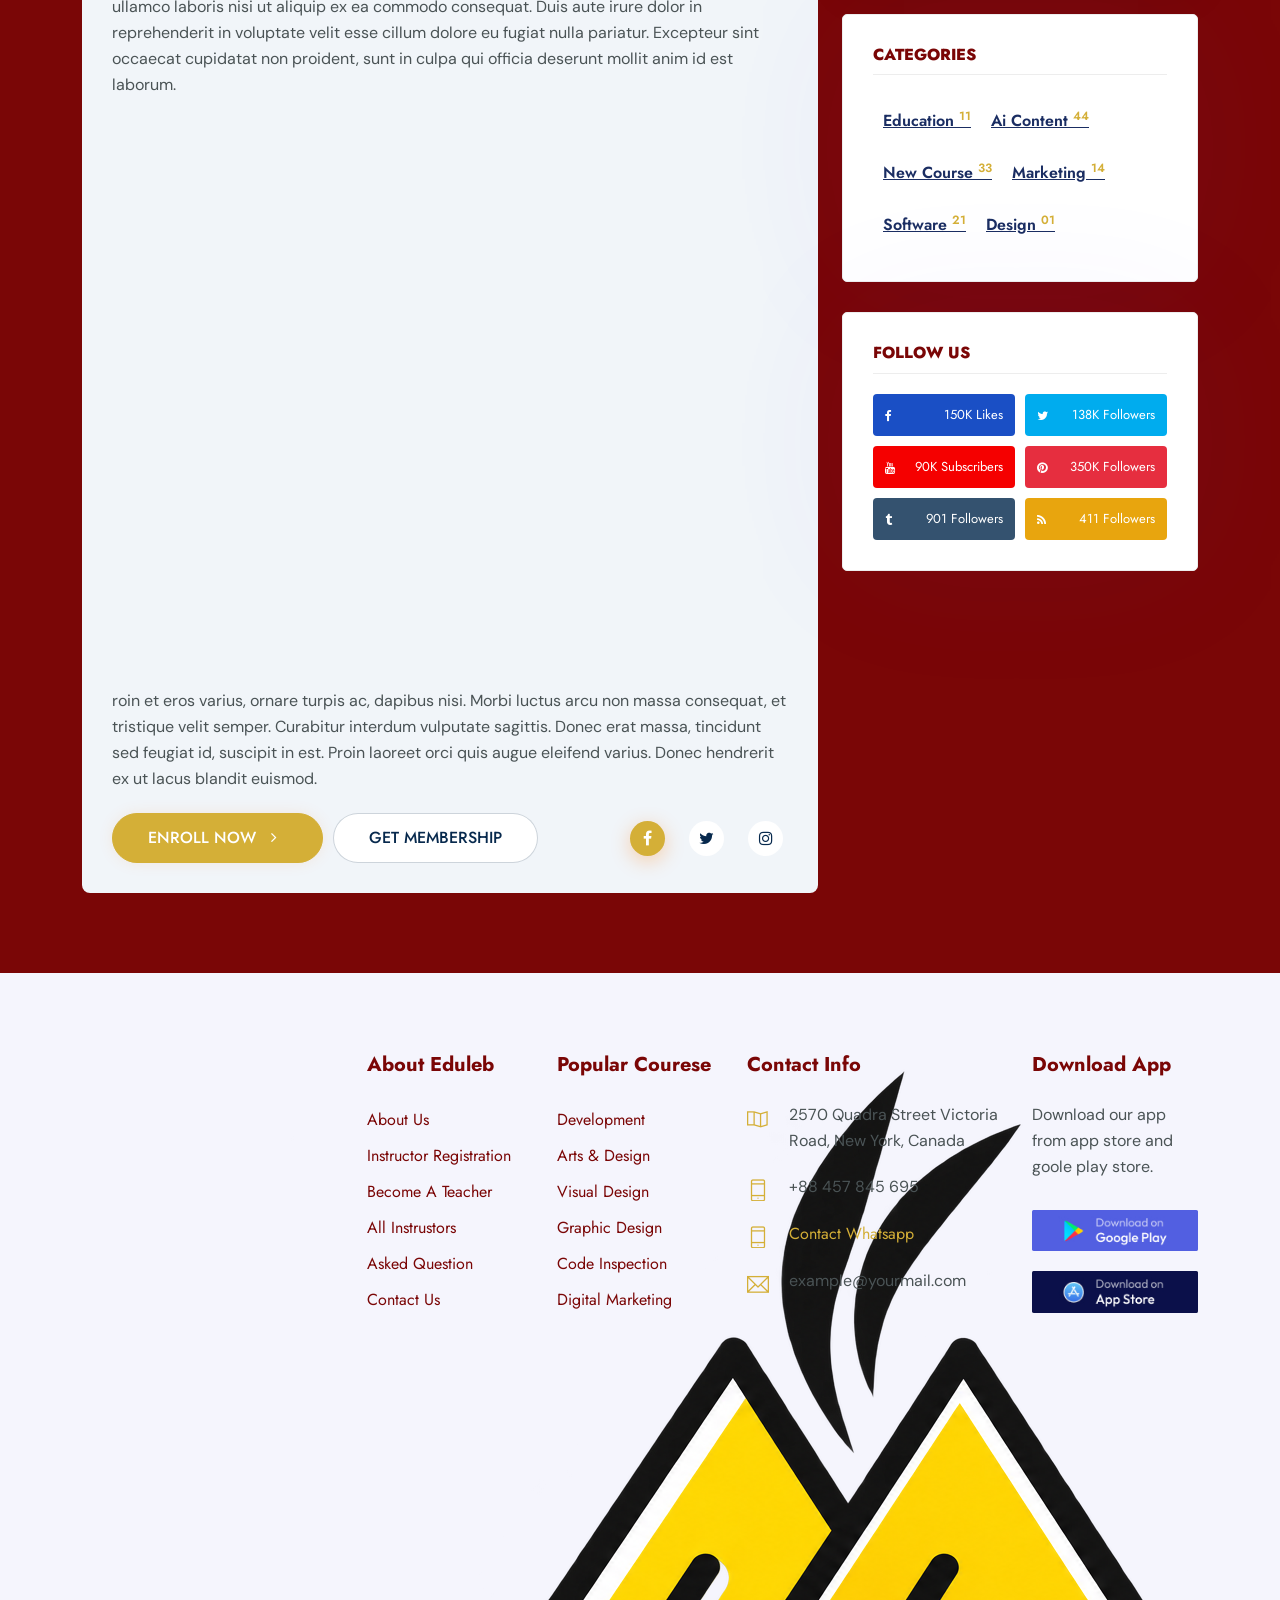
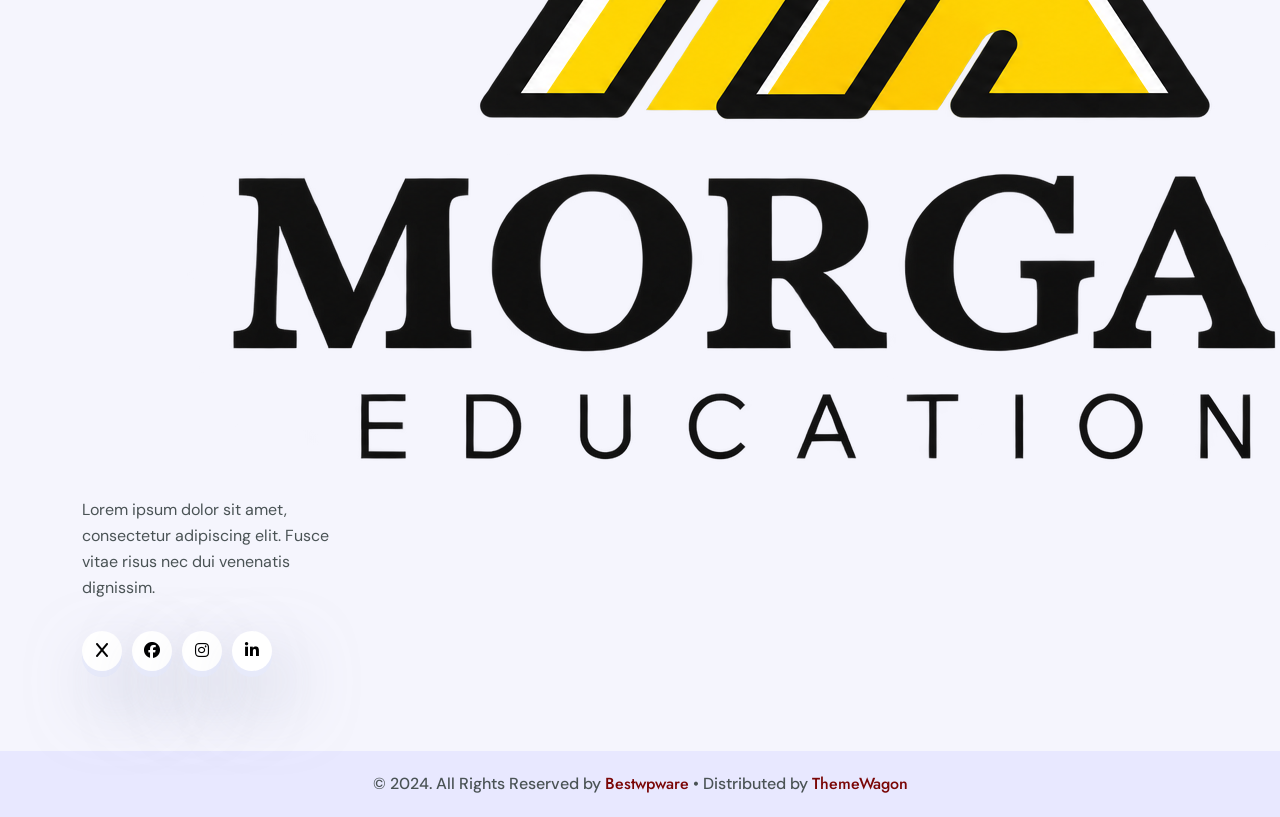
<file: course_details.html>
<!DOCTYPE html>
<html lang="en">

	<head>
		<!-- Meta -->
		<meta charset="utf-8">
		<meta http-equiv="X-UA-Compatible" content="IE=edge">
		<meta name="viewport" content="width=device-width, initial-scale=1, shrink-to-fit=no">
		<!-- The above 3 meta tags *must* come first in the head; any other head content must come *after* these tags -->
		<meta name="description" content="Eduleb - Education HTML Template">
		<meta name="keywords" content="agency, business, corporate, creative, html5, modern, multipurpose, One Page, parallax, startup">		
		<!-- SITE TITLE -->
		<title>Eduleb - Education HTML Template</title>			
		<!-- Latest Bootstrap min CSS -->
		<link rel="stylesheet" href="assets/bootstrap/css/bootstrap.min.css">		
		<!-- Google Font -->
		<link href="https://fonts.googleapis.com/css2?family=DM+Sans:ital,opsz,wght@0,9..40,100..1000;1,9..40,100..1000&display=swap" rel="stylesheet">
		<link href="https://fonts.googleapis.com/css2?family=Jost:ital,wght@0,100..900;1,100..900&display=swap" rel="stylesheet">
		<!-- Font Awesome CSS -->
		<link rel="stylesheet" href="https://cdnjs.cloudflare.com/ajax/libs/font-awesome/6.5.2/css/all.min.css">
		<link rel="stylesheet" href="assets/fonts/font-awesome.min.css">
		<link rel="stylesheet" href="assets/fonts/themify-icons.css">
		<!--- owl carousel Css-->
		<link rel="stylesheet" href="assets/owlcarousel/css/owl.carousel.css">
		<link rel="stylesheet" href="assets/owlcarousel/css/owl.theme.css">	
		<!--jquery-simple-mobilemenu Css-->
        <link rel="stylesheet" href="assets/css/jquery-simple-mobilemenu.css">			
		<!-- MAGNIFIC CSS -->
		<link rel="stylesheet" href="assets/css/magnific-popup.css">		
		<!-- animate CSS -->
		<link rel="stylesheet" href="assets/css/animate.css">	
		<!-- Style CSS -->					
		<link rel="stylesheet" href="assets/css/style.css">					
		<!-- HTML5 shim and Respond.js IE8 support of HTML5 elements and media queries -->
		<!-- WARNING: Respond.js doesn't work if you view the page via file:// -->
		<!--[if lt IE 9]>
		  <script src="https://oss.maxcdn.com/html5shiv/3.7.2/html5shiv.min.js"></script>
		  <script src="https://oss.maxcdn.com/respond/1.4.2/respond.min.js"></script>
		<![endif]-->
	</head>
	
    <body data-spy="scroll" data-offset="80">

		<!-- START PRELOADER -->
		<div class="preloaders">
			<span class="loader"></span>
		</div>
		<!-- END PRELOADER -->		

		<!-- START NAVBAR -->  
		<div id="navigation" class="navbar-light bg-faded site-navigation">
			<div class="container-fluid">
				<div class="row">
					<div class="col-20 align-self-center">
						<div class="site-logo">
							<a href="index.html"><img src="assets/img/logo.png" alt=""></a>          				
						</div>
					</div><!--- END Col -->
					
					<div class="col-60 d-flex">
						<nav id="main-menu">
							<ul>
								<li class="menu-item-has-children"><a href="#">Home</a>
									<ul>										
										<li><a href="index.html">Home 01</a></li>
										<li><a href="index2.html">Home 02</a></li>
									</ul>
								</li>
								<li><a href="about.html">About</a></li>				  				  
								<li class="menu-item-has-children"><a href="course.html">Course</a>
									<ul>										
										<li><a href="course.html">Course</a></li>
										<li><a href="course_details.html">Course Details</a></li>
									</ul>
								</li>								
								<li class="menu-item-has-children"><a href="#">Pages</a>
									<ul>										
										<li><a href="instructor.html">Instructor</a></li>
										<li><a href="ins_details.html">Instructor Details</a></li>
										<li><a href="pricing.html">Pricing Plan</a></li>
										<li><a href="faq.html">Faq Page</a></li>			
										<li><a href="404.html">404</a></li>				
									</ul>
								</li>							
								<li class="menu-item-has-children"><a href="blog.html">Blog</a>
									<ul>										
										<li><a href="blog.html">Blog</a></li>
										<li><a href="blog_single.html">Blog Details</a></li>
									</ul>
								</li>							  
								<li><a href="contact.html">Contact</a></li>
							</ul>
						</nav>
					</div><!--- END Col -->
					
					<div class="col-20 d-none d-xl-block text-end align-self-center">
						<a href="#" class="header-btn">Sign In</a>
						<a href="contact.html" class="btn_one">Sign Up</a>
					</div><!--- END Col -->
					
					<ul class="mobile_menu">						
						<li><a href="#">Home</a>
							<ul class="sub-menu">										
								<li><a href="index.html">Home 01</a></li>
								<li><a href="index2.html">Home 02</a></li>						
							</ul>
						</li>	
						<li><a href="about.html">About</a></li>						
						<li><a href="#">Course</a>
							<ul class="sub-menu">										
								<li><a href="course.html">Course</a></li>
								<li><a href="course_details.html">Course Deails</a></li>									
							</ul>
						</li>
						<li><a href="#">Pages</a>
							<ul class="sub-menu">									
								<li><a href="instructor.html">Instructor</a></li>
								<li><a href="ins_details.html">Instructor Details</a></li>
								<li><a href="pricing.html">Pricing Plan</a></li>
								<li><a href="faq.html">Faq Page</a></li>			
								<li><a href="404.html">404</a></li>							
							</ul>
						</li>			
						<li><a href="blog.html">Blog</a>
							<ul class="sub-menu">										
								<li><a href="blog.html">Blog</a></li>
								<li><a href="blog_single.html">Blog Details</a></li>
							</ul>
						</li>						
						<li><a href="contact.html">Contact</a></li>
					</ul>			
				</div><!--- END ROW -->
			</div><!--- END CONTAINER -->
		</div> 	  
		<!-- END NAVBAR -->		

		<!-- START SECTION TOP -->
		<section class="section-top">
			<div class="container">
				<div class="col-lg-10 offset-lg-1 text-center">
					<div class="section-top-title wow fadeInRight" data-wow-duration="1s" data-wow-delay="0.3s" data-wow-offset="0">
						<h1>Course details</h1>
						<ul>
							<li><a href="index.html">Home</a></li>
							<li> / Course details</li>
						</ul>
					</div><!-- //.HERO-TEXT -->
				</div><!--- END COL -->
			</div><!--- END CONTAINER -->
		</section>	
		<!-- END SECTION TOP -->
		
		<!-- START COURSE -->
		<section class="our_event section-padding">
			<div class="container">
				<div class="row">	
					<div class="col-lg-8 col-sm-8 col-xs-12">
						<div class="single_event_single">
							<img alt="" class="img-fluid" src="assets/img/sc.png"/>
							<div class="single_event_text_single">
								 <h4>Professional Ceramic Moulding for Beginners</h4>
								<span><i class="fa fa-calendar"></i>10 Oct 2024</span>
								<span><i class="fa fa-clock-o"></i>7 days</span>
								<span><i class="fa fa-table"></i><strong>30 Seats Available</strong></span>
								 <p>Lorem Ipsum is simply dummy text of the printing and typesetting industry. Lorem Ipsum has been the industry's standard dummy text ever since the 1500s, when an unknown printer took a galley of type and scrambled it to make a type specimen book. It has survived not only five centuries, but also the leap into electronic typesetting, remaining essentially unchanged.</p>
								 <p>It has survived not only five centuries, but also the leap into electronic typesetting, remaining essentially unchanged. It was popularised in the 1960s with the release of Letraset sheets containing Lorem Ipsum passages, and more recently with desktop publishing software like Aldus PageMaker including versions of Lorem Ipsum.</p>
							</div>
						</div><!--- END SINGLE EVENT -->
                            <div class="course-details-content section-bg">
                                <ul class="nav nav-tabs" role="tablist">
                                    <li class="nav-item">
                                        <a href="#overview" class="nav-link active" data-bs-toggle="tab">Overview</a>
                                    </li>
                                    <li>
                                        <a href="#curriculum" class="nav-link" data-bs-toggle="tab">Curriculum </a>
                                    </li>
                                    <li class="nav-item">
                                        <a href="#instructor" class="nav-link" data-bs-toggle="tab">instructor</a>
                                    </li>
                                    <li class="nav-item">
                                        <a href="#reviews" class="nav-link" data-bs-toggle="tab">reviews</a>
                                    </li>
                                </ul>
                                <div class="tab-content" id="myTabContent">
                                    <div class="tab-pane show fade active" id="overview">
                                        <div class="overview">
                                            <p>Lorem ipsum dolor sit amet, consectetur adipiscing elit, sed do eiusmod tempor incididunt ut 
                                                labore et dolore magna aliqua. Ut enim ad minim veniam, quis nostrud exercitation ullamco 
                                                laboris nisi ut aliquip ex ea commodo consequat. Duis aute irure dolor in reprehenderit in 
                                                voluptate velit esse cillum dolore eu fugiat nulla pariatur. Excepteur sint occaecat cupidatat 
                                                non proident, sunt in culpa qui officia deserunt mollit anim id est laborum.</p>
												<iframe width="900" height="506" src="https://www.youtube.com/embed/RXv_uIN6e-Y" title="10 Excel Formula used daily at WORK (Excel formula for job interview)" frameborder="0" allow="accelerometer; autoplay; clipboard-write; encrypted-media; gyroscope; picture-in-picture; web-share" allowfullscreen></iframe>
                                            <p>roin et eros varius, ornare turpis ac, dapibus nisi. Morbi luctus arcu non massa consequat, et 
                                                tristique velit semper. Curabitur interdum vulputate sagittis. Donec erat massa, tincidunt sed 
                                                feugiat id, suscipit in est. Proin laoreet orci quis augue eleifend varius. Donec hendrerit ex ut 
                                                lacus blandit euismod. </p>
                                            <div class="details-buttons-area">
                                                <a href="#0" class="custom-button theme-one">Enroll Now <i class="fa fa-angle-right"></i></a>
                                                <a href="#0" class="custom-button bg-white">get membership</a>
                                                <ul class="social-icons">
                                                    <li>
                                                        <a href="#0" class="active"><i class="fa fa-facebook"></i></a>
                                                    </li>
                                                    <li>
                                                        <a href="#0"><i class="fa fa-twitter"></i></a>
                                                    </li>
                                                    <li>
                                                        <a href="#0"><i class="fa fa-instagram"></i></a>
                                                    </li>
                                                </ul>
                                            </div>
                                        </div>
                                    </div>
                                    <div class="tab-pane fade" role="tabpanel" id="curriculum">
                                        <div class="overview">
                                            <p>Lorem ipsum dolor sit amet, consectetur adipiscing elit, sed do eiusmod tempor incididunt ut 
                                                labore et dolore magna aliqua. Ut enim ad minim veniam, quis nostrud exercitation ullamco 
                                                laboris nisi ut aliquip ex ea commodo consequat. Duis aute irure dolor in reprehenderit in 
                                                voluptate velit esse cillum dolore eu fugiat nulla pariatur. Excepteur sint occaecat cupidatat 
                                                non proident, sunt in culpa qui officia deserunt mollit anim id est laborum.</p>
                                            <p>Lorem ipsum dolor sit amet, consectetur adipiscing elit, sed do eiusmod tempor incididunt ut 
                                                labore et dolore magna aliqua. Ut enim ad minim veniam, quis nostrud exercitation ullamco 
                                                laboris nisi ut aliquip ex ea commodo consequat. Duis aute irure dolor in reprehenderit in 
                                                voluptate velit esse cillum dolore eu fugiat nulla pariatur. Excepteur sint occaecat cupidatat 
                                                non proident, sunt in culpa qui officia deserunt mollit anim id est laborum.</p>
                                            <p>roin et eros varius, ornare turpis ac, dapibus nisi. Morbi luctus arcu non massa consequat, et 
                                                tristique velit semper. Curabitur interdum vulputate sagittis. Donec erat massa, tincidunt sed 
                                                feugiat id, suscipit in est. Proin laoreet orci quis augue eleifend varius. Donec hendrerit ex ut 
                                                lacus blandit euismod. </p>
                                            <div class="details-buttons-area">
                                                <a href="#0" class="custom-button theme-one">Enroll Now <i class="fa fa-angle-right"></i></a>
                                                <a href="#0" class="custom-button bg-white">get membership</a>
                                                <ul class="social-icons">
                                                    <li>
                                                        <a href="#0"><i class="fa fa-facebook"></i></a>
                                                    </li>
                                                    <li>
                                                        <a href="#0"><i class="fa fa-twitter"></i></a>
                                                    </li>
                                                    <li>
                                                        <a href="#0"><i class="fa fa-instagram"></i></a>
                                                    </li>
                                                </ul>
                                            </div>
                                        </div>
                                    </div>
                                    <div class="tab-pane fade" id="instructor">
                                        <div class="overview text-center">
                                            <div class="instructor-item">
                                                <div class="instructor-thumb">
                                                    <a href="#0"><img src="assets/img/ins-details.png" alt="instructor"></a>
                                                </div>
                                                <div class="instructor-content">
                                                    <h6 class="title"><a href="#0">Manuel Nuer</a></h6>
                                                    <span class="details">TEACHER</span>
                                                </div>
                                            </div>
                                            <p>Sed do eiusmod tempor incididunt ut 
                                                labore et dolore magna aliqua. Ut enim ad minim veniam, quis nostrud exercitation ullamco 
                                                laboris nisi ut aliquip ex ea commodo consequat. Duis aute irure dolor in reprehenderit in 
                                                voluptate velit esse cillum dolore eu fugiat nulla pariatur..</p>
                                            <div class="details-buttons-area">
                                                <ul class="social-icons justify-content-center w-100">
                                                    <li>
                                                        <a href="#0"><i class="fa fa-facebook"></i></a>
                                                    </li>
                                                    <li>
                                                        <a href="#0" class="active"><i class="fa fa-twitter"></i></a>
                                                    </li>
                                                    <li>
                                                        <a href="#0"><i class="fa fa-instagram"></i></a>
                                                    </li>
                                                </ul>
                                            </div>
                                        </div>
                                    </div>
                                    <div class="tab-pane fade" id="reviews">
                                        <div class="client-review">
                                            <div class="review-comments">
                                                <h6 class="review-title">Reviews (03)</h6>
                                                <ul class="review-contents">
                                                    <li>
                                                        <div class="thumb">
                                                            <img src="assets/img/client04.png" alt="course">
                                                        </div>
                                                        <div class="cont">
                                                            <h6 class="subtitle">Robot Smith</h6>
                                                            <div class="ratings cl-theme">
                                                                <span><i class="fa fa-star"></i></span>
                                                                <span><i class="fa fa-star"></i></span>
                                                                <span><i class="fa fa-star"></i></span>
                                                                <span><i class="fa fa-star"></i></span>
                                                                <span><i class="fa fa-star"></i></span>
                                                            </div>
                                                            <p>
                                                                Lorem ipsum dolor sit amet consectetur adipisicing elit. Enim unde et culpa voluptatibus repellat voluptates aliquid minima
                                                            </p>
                                                        </div>
                                                    </li>
                                                    <li>
                                                        <div class="thumb">
                                                            <img src="assets/img/client02.png" alt="course">
                                                        </div>
                                                        <div class="cont">
                                                            <h6 class="subtitle">Nicolas Anelca</h6>
                                                            <div class="ratings cl-theme">
                                                                <span><i class="fa fa-star"></i></span>
                                                                <span><i class="fa fa-star"></i></span>
                                                                <span><i class="fa fa-star"></i></span>
                                                                <span><i class="fa fa-star"></i></span>
                                                                <span class="cl-theme-light"><i class="fa fa-star"></i></span>
                                                            </div>
                                                            <p>
                                                                Lorem ipsum dolor sit amet consectetur adipisicing elit. Enim unde et culpa voluptatibus repellat voluptates aliquid minima
                                                            </p>
                                                        </div>
                                                    </li>
                                                    <li>
                                                        <div class="thumb">
                                                            <img src="assets/img/client03.png" alt="course">
                                                        </div>
                                                        <div class="cont">
                                                            <h6 class="subtitle">Harry Johnshon</h6>
                                                            <div class="ratings cl-theme">
                                                                <span><i class="fa fa-star"></i></span>
                                                                <span><i class="fa fa-star"></i></span>
                                                                <span><i class="fa fa-star"></i></span>
                                                                <span><i class="fa fa-star"></i></span>
                                                                <span><i class="fa fa-star"></i></span>
                                                            </div>
                                                            <p>
                                                                Lorem ipsum dolor sit amet consectetur adipisicing elit. Enim unde et culpa voluptatibus repellat voluptates aliquid minima
                                                            </p>
                                                        </div>
                                                    </li>
                                                </ul>
                                            </div>
                                            <div class="review-form">
                                                <h6 class="review-title">Add a Review</h6>
                                                <form class="row client-form align-items-center">
                                                    <div class="col-md-4 col-12">
                                                        <input type="text" name="name" placeholder="Full Name">
                                                    </div>
                                                    <div class="col-md-4 col-12">
                                                        <input type="text" name="email" placeholder="Email Adress">
                                                    </div>
                                                    <div class="col-md-4 col-12">
                                                        <div class="rating">
                                                            <span class="rating-title">Your Rating : </span>
                                                            <ul class="ratings">
                                                                <li>
                                                                    <a href="#0" title="Give Me One Star"><i class="fa fa-star"></i></a>
                                                                </li>
                                                                <li>
                                                                    <a href="#0" title="Give Me Two Star"><i class="fa fa-star"></i></a>
                                                                </li>
                                                                <li>
                                                                    <a href="#0" title="Give Me Three Star"><i class="fa fa-star"></i></a>
                                                                </li>
                                                                <li>
                                                                    <a href="#0" title="Give Me Four Star"><i class="fa fa-star"></i></a>
                                                                </li>
                                                                <li>
                                                                    <a href="#0" title="Give Me Five Star"><i class="fa fa-star"></i></a>
                                                                </li>
                                                            </ul>
                                                        </div>
                                                    </div>
                                                    <div class="col-md-12 col-12 d-inline-flex">
                                                        <textarea rows="5" placeholder="Type Here Message"></textarea>
                                                    </div>
                                                    <div class="col-12">
                                                        <button type="submit" class="custom-button rounded">Submit Review</button>
                                                    </div>
                                                </form>
                                            </div>
                                        </div>
                                    </div>
                                </div>
                            </div>						
					</div><!--- END COL -->
					<div class="col-lg-4 col-sm-4 col-xs-12">
						<div class="course_features">
							<h3>Course features</h3>
							<ul>
								<li><i class="fa fa-calendar"></i> Course duration <b>10 days</b></li>
								<li><i class="fa fa-user"></i> Total Lectures <b>30</b></li>
								<li><i class="fa fa-user"></i> Total Students <b>1000</b></li>
								<li><i class="fa fa-trophy"></i> Certification <b>YES</b></li>
							</ul>
						</div>
						<div class="event_info_price">
							<h4>Price - 60$</h4>
						</div>
						<div class="event_info_register">
							<a class="btn_one" href="#">Register Today</a>
						</div>
						<div class="related_course">
							<h3>Related Course</h3>
							<div class="single_rc">
								<div class="rc_img">
									<img src="assets/img/rc-1.png" alt="" />
								</div>
								<i class="fa fa-star"></i>
								<i class="fa fa-star"></i>
								<i class="fa fa-star"></i>
								<i class="fa fa-star"></i>
								<i class="fa fa-star"></i>
								<h4><a href="#">UI/UX Design and...</a></h4>
								<span>$42.00</span>
							</div><!--- END SINGLE RELATED COURSE -->
							<div class="single_rc">
								<div class="rc_img">
									<img src="assets/img/rc-2.png" alt="" />
								</div>
								<i class="fa fa-star"></i>
								<i class="fa fa-star"></i>
								<i class="fa fa-star"></i>
								<i class="fa fa-star"></i>
								<i class="fa fa-star"></i>
								<h4><a href="#">Greatest Passion In...</a></h4>
								<span>$37.00</span>
							</div><!--- END SINGLE RELATED COURSE -->
							<div class="single_rc">
								<div class="rc_img">
									<img src="assets/img/rc-3.png" alt="" />
								</div>
								<i class="fa fa-star"></i>
								<i class="fa fa-star"></i>
								<i class="fa fa-star"></i>
								<i class="fa fa-star"></i>
								<i class="fa fa-star"></i>
								<h4><a href="#">incorporate your art ...</a></h4>
								<span>$21.00</span>
							</div><!--- END SINGLE RELATED COURSE -->
						</div><!--- END RELATED COURSE -->
						<div class="sidebar-post">
							<div class="sidebar_title"><h4>CATEGORIES</h4></div>
							<div class="single_category">
								<ul>
									<li><a href="#">Education <sup>11</sup></a></li>
									<li><a href="#">Ai Content <sup>44</sup></a></li>
									<li><a href="#">New Course <sup>33</sup></a></li>
									<li><a href="#">Marketing <sup>14</sup></a></li>
									<li><a href="#">Software <sup>21</sup></a></li>
									<li><a href="#">Design <sup>01</sup></a></li>
								</ul>
							</div><!-- END SOCIAL MEDIA POST -->
						</div><!-- END SIDEBAR POST -->							
						<div class="sidebar-post">
							<div class="sidebar_title"><h4>Follow us</h4></div>
							<div class="single_social">
								<ul>
									<li><div class="social_item b_facebook"><a href="#" title="facebook"><i class="fa fa-facebook"></i><span class="item-list">150K Likes</span></a></div></li>
									
									<li><div class="social_item b_twitter"><a href="#" title="twitter"><i class="fa fa-twitter"></i><span class="item-list">138K Followers</span></a></div></li>
									
									<li><div class="social_item b_youtube"><a href="#" title="youtube"><i class="fa fa-youtube"></i><span class="item-list">90K Subscribers</span></a></div></li>
									
									<li><div class="social_item b_pinterest"><a href="#" title="pinterest"><i class="fa fa-pinterest"></i><span class="item-list">350K Followers</span></a></div></li>
									
									<li><div class="social_item b_tumblr"><a href="#" title="rss"><i class="fa fa-tumblr"></i><span class="item-list">901 Followers</span></a></div></li>
									
									<li><div class="social_item b_rss"><a href="#" title="rss"><i class="fa fa-rss"></i><span class="item-list">411 Followers</span></a></div></li>
								</ul>
							</div><!-- END SOCIAL MEDIA POST -->
						</div><!-- END SIDEBAR POST -->													
					</div><!--- END COL -->
				</div><!-- END ROW -->
			</div><!-- END CONTAINER -->
		</section>
		<!-- END COURSE -->
		
		<!-- START FOOTER -->
		<div class="footer section-padding">
			<div class="container">				
				<div class="row">						
					<div class="col-lg-3 col-sm-6 col-xs-12">
						<div class="single_footer">
							<a href="index.html"><img src="assets/img/logo.png" alt=""></a>         
							<p>Lorem ipsum dolor sit amet, consectetur adipiscing elit. Fusce vitae risus nec dui venenatis dignissim.</p>
							<div class="social_profile">
								<ul>
									<li><a class="f_facebook" href="#"><i class="fa-solid fa-x"></i></a></li>
									<li><a class="f_twitter" href="#"><i class="fa-brands fa-facebook-f"></i></a></li>
									<li><a class="f_instagram"href="#"><i class="fa-brands fa-instagram"></i></a></li>
									<li><a class="f_linkedin" href="#"><i class="fa-brands fa-linkedin-in"></i></a></li>
								</ul>
							</div>
						</div>			
					</div><!--- END COL -->						
					<div class="col-lg-2 col-sm-6 col-xs-12">
						<div class="single_footer">
							<h4>About Eduleb</h4>
							<ul>
								<li><a href="#">About us</a></li>
								<li><a href="#">Instructor Registration</a></li>
								<li><a href="#">Become A Teacher</a></li>
								<li><a href="#">All Instrustors</a></li>
								<li><a href="#">Asked Question</a></li>
								<li><a href="#">Contact us</a></li>
							</ul>
						</div>
					</div><!--- END COL -->	
					<div class="col-lg-2 col-sm-6 col-xs-12">
						<div class="single_footer">
							<h4>Popular Courese</h4>
							<ul>
								<li><a href="#">Development</a></li>
								<li><a href="#">Arts & design</a></li>
								<li><a href="#">Visual Design</a></li>
								<li><a href="#">Graphic Design</a></li>
								<li><a href="#">Code Inspection</a></li>						
								<li><a href="#">Digital Marketing</a></li>						
							</ul>
						</div>
					</div><!--- END COL -->
					<div class="col-lg-3 col-sm-6 col-xs-12">
						<div class="single_footer">
							<h4>Contact Info</h4>
							<div class="sf_contact">
								<span class="ti-map"></span>
								<p>2570 Quadra Street Victoria Road, New York, Canada</p>
							</div>
							<div class="sf_contact">
								<span class="ti-mobile"></span>
								<p>+88 457 845 695</p>
							</div>
							<div class="sf_contact">
								<span class="ti-mobile"></span>
								<p><a href="tel:+88457845695">Contact Whatsapp</a></p>
							</div>
							<div class="sf_contact">
								<span class="ti-email"></span>
								<p>example@yourmail.com</p>
							</div>
						</div>
					</div><!--- END COL -->						
					<div class="col-lg-2 col-sm-6 col-xs-12">
						<div class="single_footer">
							<h4>Download App</h4>
							<p>Download our app from app store and goole play store.</p>
							<a href="index.html"><img src="assets/img/google-play.jpg" class="foot_img" alt=""></a>  
							<a href="index.html"><img src="assets/img/app-store.jpg" class="foot_img" alt=""></a>  
						</div>
					</div><!--- END COL -->	
				</div><!--- END ROW -->					
			</div><!--- END CONTAINER -->
		</div>
		<!-- END FOOTER -->	

		<!-- START FOOTER COPYRIGHT -->	
		<div class="foot_copy">
			<div class="footer_copyright">
				<p>&copy; 2024. All Rights Reserved by <a href="https://bestwpware.com/">Bestwpware</a> • Distributed by <a href="https://themewagon.com">ThemeWagon</a></p>
			</div>	
		</div>
		<!-- END FOOTER COPYRIGHT -->	
	
	<!-- Latest jQuery -->
		<script src="assets/js/jquery-1.12.4.min.js"></script>
	<!-- Latest compiled and minified Bootstrap -->
		<script src="assets/bootstrap/js/bootstrap.min.js"></script>
	<!-- modernizer JS -->		
		<script src="assets/js/modernizr-2.8.3.min.js"></script>	
	<!-- jquery-simple-mobilemenu.min -->
		<script src="assets/js/jquery-simple-mobilemenu.js"></script>		
	<!-- owl-carousel min js  -->
		<script src="assets/owlcarousel/js/owl.carousel.min.js"></script>					
	<!-- magnific-popup js -->               
		<script src="assets/js/jquery.magnific-popup.min.js"></script>						
	<!-- countTo js -->
		<script src="assets/js/jquery.inview.min.js"></script>								
	<!-- scrolltopcontrol js -->
		<script src="assets/js/scrolltopcontrol.js"></script>			
	<!-- WOW - Reveal Animations When You Scroll -->
		<script src="assets/js/wow.min.js"></script>				
	<!-- scripts js -->
		<script src="assets/js/scripts.js"></script>
    </body>
</html>
</file>
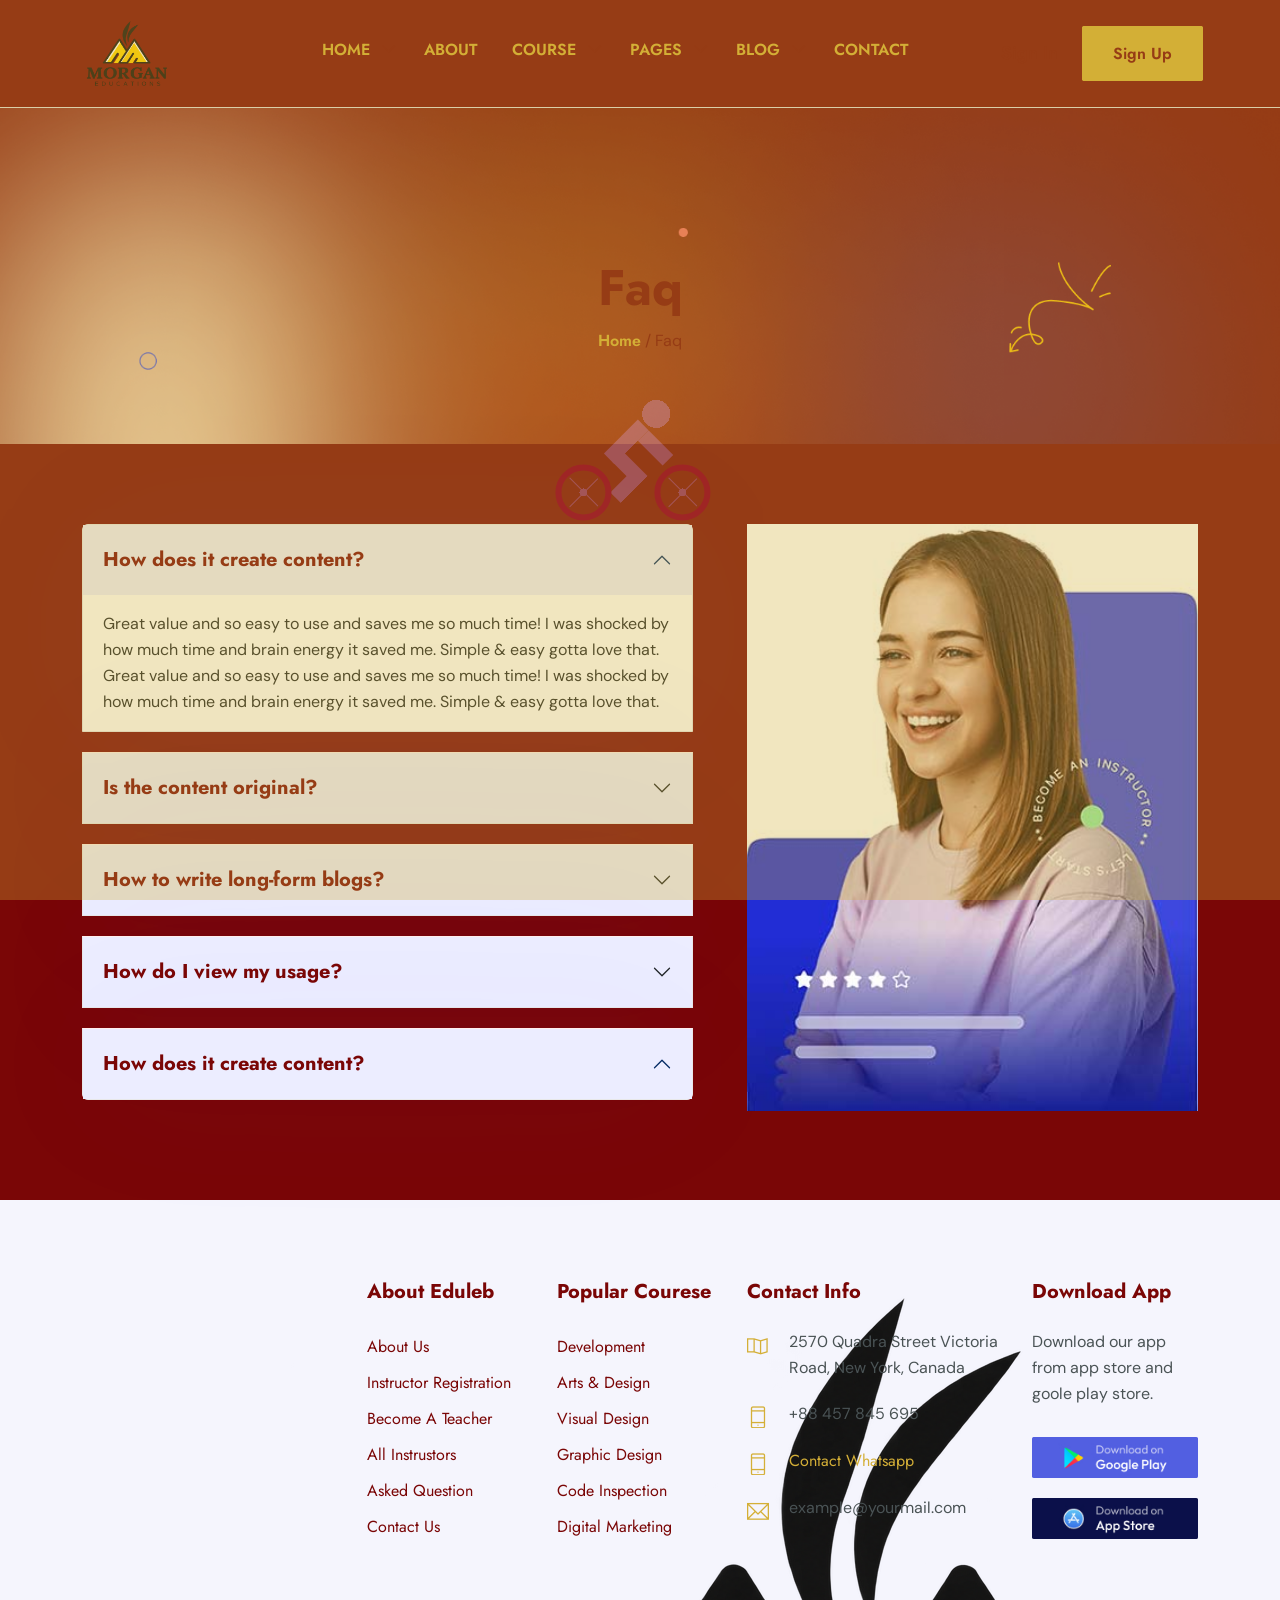
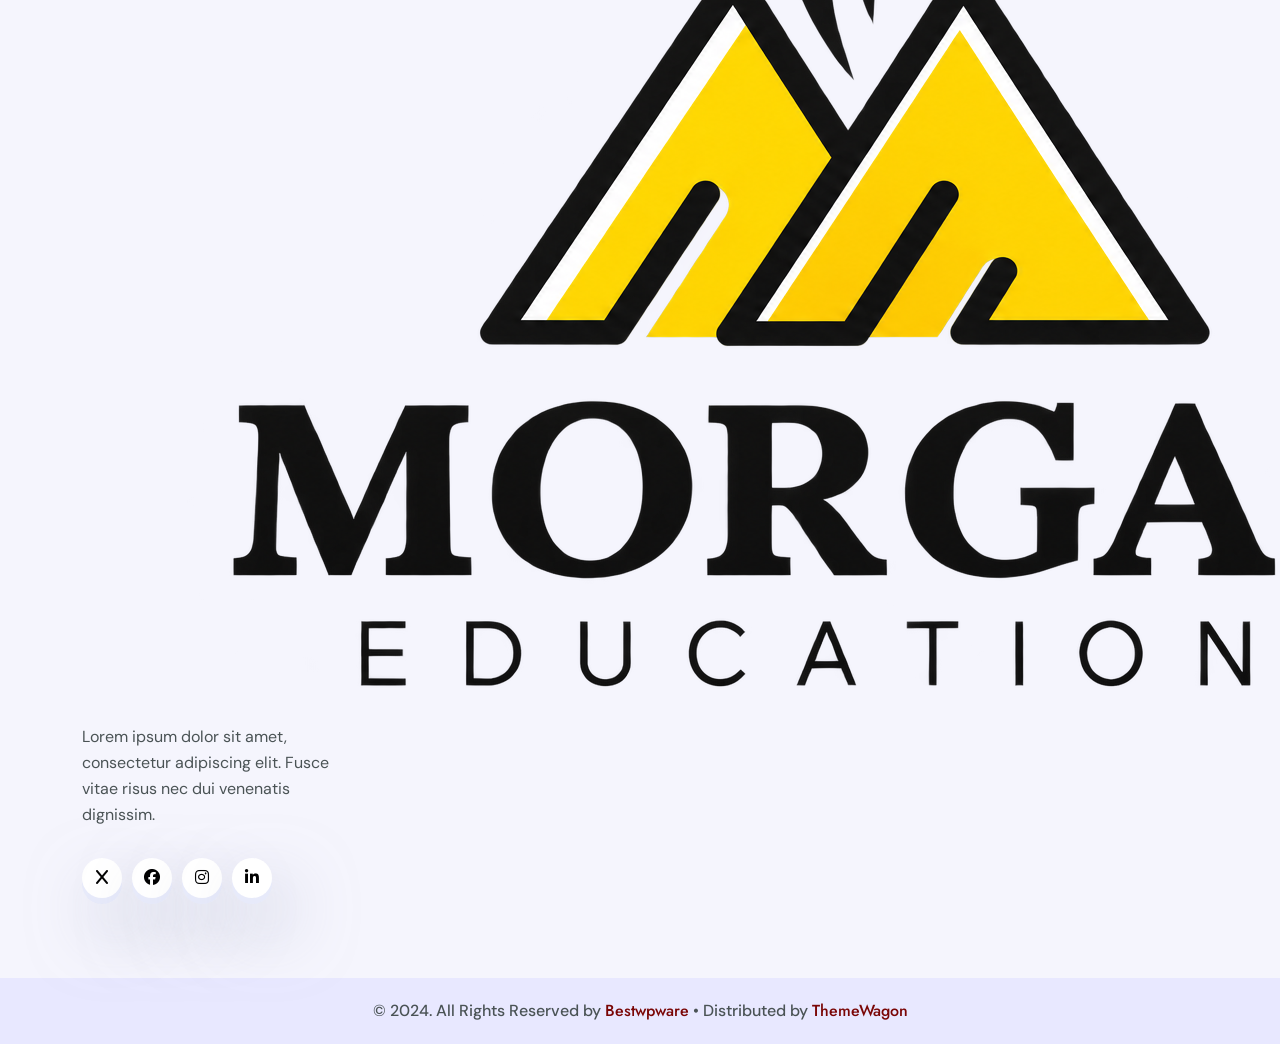
<file: faq.html>
<!DOCTYPE html>
<html lang="en">

	<head>
		<!-- Meta -->
		<meta charset="utf-8">
		<meta http-equiv="X-UA-Compatible" content="IE=edge">
		<meta name="viewport" content="width=device-width, initial-scale=1, shrink-to-fit=no">
		<!-- The above 3 meta tags *must* come first in the head; any other head content must come *after* these tags -->
		<meta name="description" content="Eduleb - Education HTML Template">
		<meta name="keywords" content="agency, business, corporate, creative, html5, modern, multipurpose, One Page, parallax, startup">		
		<!-- SITE TITLE -->
		<title>Eduleb - Education HTML Template</title>			
		<!-- Latest Bootstrap min CSS -->
		<link rel="stylesheet" href="assets/bootstrap/css/bootstrap.min.css">		
		<!-- Google Font -->
		<link href="https://fonts.googleapis.com/css2?family=DM+Sans:ital,opsz,wght@0,9..40,100..1000;1,9..40,100..1000&display=swap" rel="stylesheet">
		<link href="https://fonts.googleapis.com/css2?family=Jost:ital,wght@0,100..900;1,100..900&display=swap" rel="stylesheet">
		<!-- Font Awesome CSS -->
		<link rel="stylesheet" href="https://cdnjs.cloudflare.com/ajax/libs/font-awesome/6.5.2/css/all.min.css">
		<link rel="stylesheet" href="assets/fonts/font-awesome.min.css">
		<link rel="stylesheet" href="assets/fonts/themify-icons.css">
		<!--- owl carousel Css-->
		<link rel="stylesheet" href="assets/owlcarousel/css/owl.carousel.css">
		<link rel="stylesheet" href="assets/owlcarousel/css/owl.theme.css">	
		<!--jquery-simple-mobilemenu Css-->
        <link rel="stylesheet" href="assets/css/jquery-simple-mobilemenu.css">			
		<!-- MAGNIFIC CSS -->
		<link rel="stylesheet" href="assets/css/magnific-popup.css">		
		<!-- animate CSS -->
		<link rel="stylesheet" href="assets/css/animate.css">	
		<!-- Style CSS -->					
		<link rel="stylesheet" href="assets/css/style.css">					
		<!-- HTML5 shim and Respond.js IE8 support of HTML5 elements and media queries -->
		<!-- WARNING: Respond.js doesn't work if you view the page via file:// -->
		<!--[if lt IE 9]>
		  <script src="https://oss.maxcdn.com/html5shiv/3.7.2/html5shiv.min.js"></script>
		  <script src="https://oss.maxcdn.com/respond/1.4.2/respond.min.js"></script>
		<![endif]-->
	</head>
	
    <body data-spy="scroll" data-offset="80">

		<!-- START PRELOADER -->
		<div class="preloaders">
			<span class="loader"></span>
		</div>
		<!-- END PRELOADER -->		

		<!-- START NAVBAR -->  
		<div id="navigation" class="navbar-light bg-faded site-navigation">
			<div class="container-fluid">
				<div class="row">
					<div class="col-20 align-self-center">
						<div class="site-logo">
							<a href="index.html"><img src="assets/img/logo.png" alt=""></a>          				
						</div>
					</div><!--- END Col -->
					
					<div class="col-60 d-flex">
						<nav id="main-menu">
							<ul>
								<li class="menu-item-has-children"><a href="#">Home</a>
									<ul>										
										<li><a href="index.html">Home 01</a></li>
										<li><a href="index2.html">Home 02</a></li>
									</ul>
								</li>
								<li><a href="about.html">About</a></li>				  				  
								<li class="menu-item-has-children"><a href="course.html">Course</a>
									<ul>										
										<li><a href="course.html">Course</a></li>
										<li><a href="course_details.html">Course Details</a></li>
									</ul>
								</li>								
								<li class="menu-item-has-children"><a href="#">Pages</a>
									<ul>										
										<li><a href="instructor.html">Instructor</a></li>
										<li><a href="ins_details.html">Instructor Details</a></li>
										<li><a href="pricing.html">Pricing Plan</a></li>
										<li><a href="faq.html">Faq Page</a></li>			
										<li><a href="404.html">404</a></li>				
									</ul>
								</li>							
								<li class="menu-item-has-children"><a href="blog.html">Blog</a>
									<ul>										
										<li><a href="blog.html">Blog</a></li>
										<li><a href="blog_single.html">Blog Details</a></li>
									</ul>
								</li>							  
								<li><a href="contact.html">Contact</a></li>
							</ul>
						</nav>
					</div><!--- END Col -->
					
					<div class="col-20 d-none d-xl-block text-end align-self-center">
						<a href="#" class="header-btn">Sign In</a>
						<a href="contact.html" class="btn_one">Sign Up</a>
					</div><!--- END Col -->
					
					<ul class="mobile_menu">						
						<li><a href="#">Home</a>
							<ul class="sub-menu">										
								<li><a href="index.html">Home 01</a></li>
								<li><a href="index2.html">Home 02</a></li>						
							</ul>
						</li>	
						<li><a href="about.html">About</a></li>						
						<li><a href="#">Course</a>
							<ul class="sub-menu">										
								<li><a href="course.html">Course</a></li>
								<li><a href="course_details.html">Course Deails</a></li>									
							</ul>
						</li>
						<li><a href="#">Pages</a>
							<ul class="sub-menu">									
								<li><a href="instructor.html">Instructor</a></li>
								<li><a href="ins_details.html">Instructor Details</a></li>
								<li><a href="pricing.html">Pricing Plan</a></li>
								<li><a href="faq.html">Faq Page</a></li>			
								<li><a href="404.html">404</a></li>							
							</ul>
						</li>			
						<li><a href="blog.html">Blog</a>
							<ul class="sub-menu">										
								<li><a href="blog.html">Blog</a></li>
								<li><a href="blog_single.html">Blog Details</a></li>
							</ul>
						</li>						
						<li><a href="contact.html">Contact</a></li>
					</ul>			
				</div><!--- END ROW -->
			</div><!--- END CONTAINER -->
		</div> 	  
		<!-- END NAVBAR -->		

		<!-- START SECTION TOP -->
		<section class="section-top">
			<div class="container">
				<div class="col-lg-10 offset-lg-1 text-center">
					<div class="section-top-title wow fadeInRight" data-wow-duration="1s" data-wow-delay="0.3s" data-wow-offset="0">
						<h1>Faq</h1>
						<ul>
							<li><a href="index.html">Home</a></li>
							<li> / Faq</li>
						</ul>
					</div><!-- //.HERO-TEXT -->
				</div><!--- END COL -->
			</div><!--- END CONTAINER -->
		</section>	
		<!-- END SECTION TOP -->
		
		<!-- START FAQ -->
		<section class="faq_area section-padding">
			<div class="container">															
				<div class="row justify-content-center">		
					<div class="col-lg-7 col-sm-12 col-xs-12">
						<div class="accordion" id="accordionExample">
						  <div class="accordion-item">
							<h2 class="accordion-header" id="headingOne">
							  <button class="accordion-button" type="button" data-bs-toggle="collapse" data-bs-target="#collapseOne" aria-expanded="true" aria-controls="collapseOne">
								How does it create content?
							  </button>
							</h2>
							<div id="collapseOne" class="accordion-collapse collapse show" aria-labelledby="headingOne" data-bs-parent="#accordionExample">
							  <div class="accordion-body">
								Great value and so easy to use and saves me so much time! I was shocked by how much time and brain energy it saved me. Simple & easy gotta love that. Great value and so easy to use and saves me so much time! I was shocked by how much time and brain energy it saved me. Simple & easy gotta love that.
							  </div>
							</div>
						  </div><!-- END ACCORDION ITEM  -->
						  <div class="accordion-item">
							<h2 class="accordion-header" id="headingTwo">
							  <button class="accordion-button collapsed" type="button" data-bs-toggle="collapse" data-bs-target="#collapseTwo" aria-expanded="false" aria-controls="collapseTwo">
								Is the content original?
							  </button>
							</h2>
							<div id="collapseTwo" class="accordion-collapse collapse" aria-labelledby="headingTwo" data-bs-parent="#accordionExample">
							  <div class="accordion-body">
								Great value and so easy to use and saves me so much time! I was shocked by how much time and brain energy it saved me. Simple & easy gotta love that. Great value and so easy to use and saves me so much time! I was shocked by how much time and brain energy it saved me. Simple & easy gotta love that.
							  </div>
							</div>
						  </div><!-- END ACCORDION ITEM  -->
						  <div class="accordion-item">
							<h2 class="accordion-header" id="headingThree">
							  <button class="accordion-button collapsed" type="button" data-bs-toggle="collapse" data-bs-target="#collapseThree" aria-expanded="false" aria-controls="collapseThree">
								How to write long-form blogs?
							  </button>
							</h2>
							<div id="collapseThree" class="accordion-collapse collapse" aria-labelledby="headingThree" data-bs-parent="#accordionExample">
							  <div class="accordion-body">
								Great value and so easy to use and saves me so much time! I was shocked by how much time and brain energy it saved me. Simple & easy gotta love that. Great value and so easy to use and saves me so much time! I was shocked by how much time and brain energy it saved me. Simple & easy gotta love that.
							  </div>
							</div>
						  </div><!-- END ACCORDION ITEM  -->
						  <div class="accordion-item">
							<h2 class="accordion-header" id="headingFour">
							  <button class="accordion-button collapsed" type="button" data-bs-toggle="collapse" data-bs-target="#collapseFour" aria-expanded="false" aria-controls="collapseFour">
								How do I view my usage?
							  </button>
							</h2>
							<div id="collapseFour" class="accordion-collapse collapse" aria-labelledby="headingFour" data-bs-parent="#accordionExample">
							  <div class="accordion-body">
								Great value and so easy to use and saves me so much time! I was shocked by how much time and brain energy it saved me. Simple & easy gotta love that. Great value and so easy to use and saves me so much time! I was shocked by how much time and brain energy it saved me. Simple & easy gotta love that.
							  </div>
							</div>
						  </div><!-- END ACCORDION ITEM  -->	
						  <div class="accordion-item">
							<h2 class="accordion-header" id="headingFive">
							  <button class="accordion-button" type="button" data-bs-toggle="collapse" data-bs-target="#collapseFive" aria-expanded="true" aria-controls="collapseFive">
								How does it create content?
							  </button>
							</h2>
							<div id="collapseFive" class="accordion-collapse collapse" aria-labelledby="headingFive" data-bs-parent="#accordionExample">
							  <div class="accordion-body">
								Great value and so easy to use and saves me so much time! I was shocked by how much time and brain energy it saved me. Simple & easy gotta love that. Great value and so easy to use and saves me so much time! I was shocked by how much time and brain energy it saved me. Simple & easy gotta love that.
							  </div>
							</div>
						  </div><!-- END ACCORDION ITEM  -->					  
						</div>						
					</div><!-- END COL  -->	
					<div class="col-lg-5 col-sm-12 col-xs-12">
						<div class="faq_img">
							<img src="assets/img/faq.jpg" alt="faq image" />
						</div>
					</div>					
				</div><!--END  ROW  -->
			</div><!--- END CONTAINER -->
		</section>
		<!-- END FAQ -->				
		
		<!-- START FOOTER -->
		<div class="footer section-padding">
			<div class="container">				
				<div class="row">						
					<div class="col-lg-3 col-sm-6 col-xs-12">
						<div class="single_footer">
							<a href="index.html"><img src="assets/img/logo.png" alt=""></a>         
							<p>Lorem ipsum dolor sit amet, consectetur adipiscing elit. Fusce vitae risus nec dui venenatis dignissim.</p>
							<div class="social_profile">
								<ul>
									<li><a class="f_facebook" href="#"><i class="fa-solid fa-x"></i></a></li>
									<li><a class="f_twitter" href="#"><i class="fa-brands fa-facebook-f"></i></a></li>
									<li><a class="f_instagram"href="#"><i class="fa-brands fa-instagram"></i></a></li>
									<li><a class="f_linkedin" href="#"><i class="fa-brands fa-linkedin-in"></i></a></li>
								</ul>
							</div>
						</div>			
					</div><!--- END COL -->						
					<div class="col-lg-2 col-sm-6 col-xs-12">
						<div class="single_footer">
							<h4>About Eduleb</h4>
							<ul>
								<li><a href="#">About us</a></li>
								<li><a href="#">Instructor Registration</a></li>
								<li><a href="#">Become A Teacher</a></li>
								<li><a href="#">All Instrustors</a></li>
								<li><a href="#">Asked Question</a></li>
								<li><a href="#">Contact us</a></li>
							</ul>
						</div>
					</div><!--- END COL -->	
					<div class="col-lg-2 col-sm-6 col-xs-12">
						<div class="single_footer">
							<h4>Popular Courese</h4>
							<ul>
								<li><a href="#">Development</a></li>
								<li><a href="#">Arts & design</a></li>
								<li><a href="#">Visual Design</a></li>
								<li><a href="#">Graphic Design</a></li>
								<li><a href="#">Code Inspection</a></li>						
								<li><a href="#">Digital Marketing</a></li>						
							</ul>
						</div>
					</div><!--- END COL -->
					<div class="col-lg-3 col-sm-6 col-xs-12">
						<div class="single_footer">
							<h4>Contact Info</h4>
							<div class="sf_contact">
								<span class="ti-map"></span>
								<p>2570 Quadra Street Victoria Road, New York, Canada</p>
							</div>
							<div class="sf_contact">
								<span class="ti-mobile"></span>
								<p>+88 457 845 695</p>
							</div>
							<div class="sf_contact">
								<span class="ti-mobile"></span>
								<p><a href="tel:+88457845695">Contact Whatsapp</a></p>
							</div>
							<div class="sf_contact">
								<span class="ti-email"></span>
								<p>example@yourmail.com</p>
							</div>
						</div>
					</div><!--- END COL -->						
					<div class="col-lg-2 col-sm-6 col-xs-12">
						<div class="single_footer">
							<h4>Download App</h4>
							<p>Download our app from app store and goole play store.</p>
							<a href="index.html"><img src="assets/img/google-play.jpg" class="foot_img" alt=""></a>  
							<a href="index.html"><img src="assets/img/app-store.jpg" class="foot_img" alt=""></a>  
						</div>
					</div><!--- END COL -->	
				</div><!--- END ROW -->					
			</div><!--- END CONTAINER -->
		</div>
		<!-- END FOOTER -->	

		<!-- START FOOTER COPYRIGHT -->	
		<div class="foot_copy">
			<div class="footer_copyright">
				<p>&copy; 2024. All Rights Reserved by <a href="https://bestwpware.com/">Bestwpware</a> • Distributed by <a href="https://themewagon.com">ThemeWagon</a></p>
			</div>	
		</div>
		<!-- END FOOTER COPYRIGHT -->	
	
	<!-- Latest jQuery -->
		<script src="assets/js/jquery-1.12.4.min.js"></script>
	<!-- Latest compiled and minified Bootstrap -->
		<script src="assets/bootstrap/js/bootstrap.min.js"></script>
	<!-- modernizer JS -->		
		<script src="assets/js/modernizr-2.8.3.min.js"></script>	
	<!-- jquery-simple-mobilemenu.min -->
		<script src="assets/js/jquery-simple-mobilemenu.js"></script>		
	<!-- owl-carousel min js  -->
		<script src="assets/owlcarousel/js/owl.carousel.min.js"></script>					
	<!-- magnific-popup js -->               
		<script src="assets/js/jquery.magnific-popup.min.js"></script>						
	<!-- countTo js -->
		<script src="assets/js/jquery.inview.min.js"></script>								
	<!-- scrolltopcontrol js -->
		<script src="assets/js/scrolltopcontrol.js"></script>			
	<!-- WOW - Reveal Animations When You Scroll -->
		<script src="assets/js/wow.min.js"></script>				
	<!-- scripts js -->
		<script src="assets/js/scripts.js"></script>
    </body>
</html>
</file>
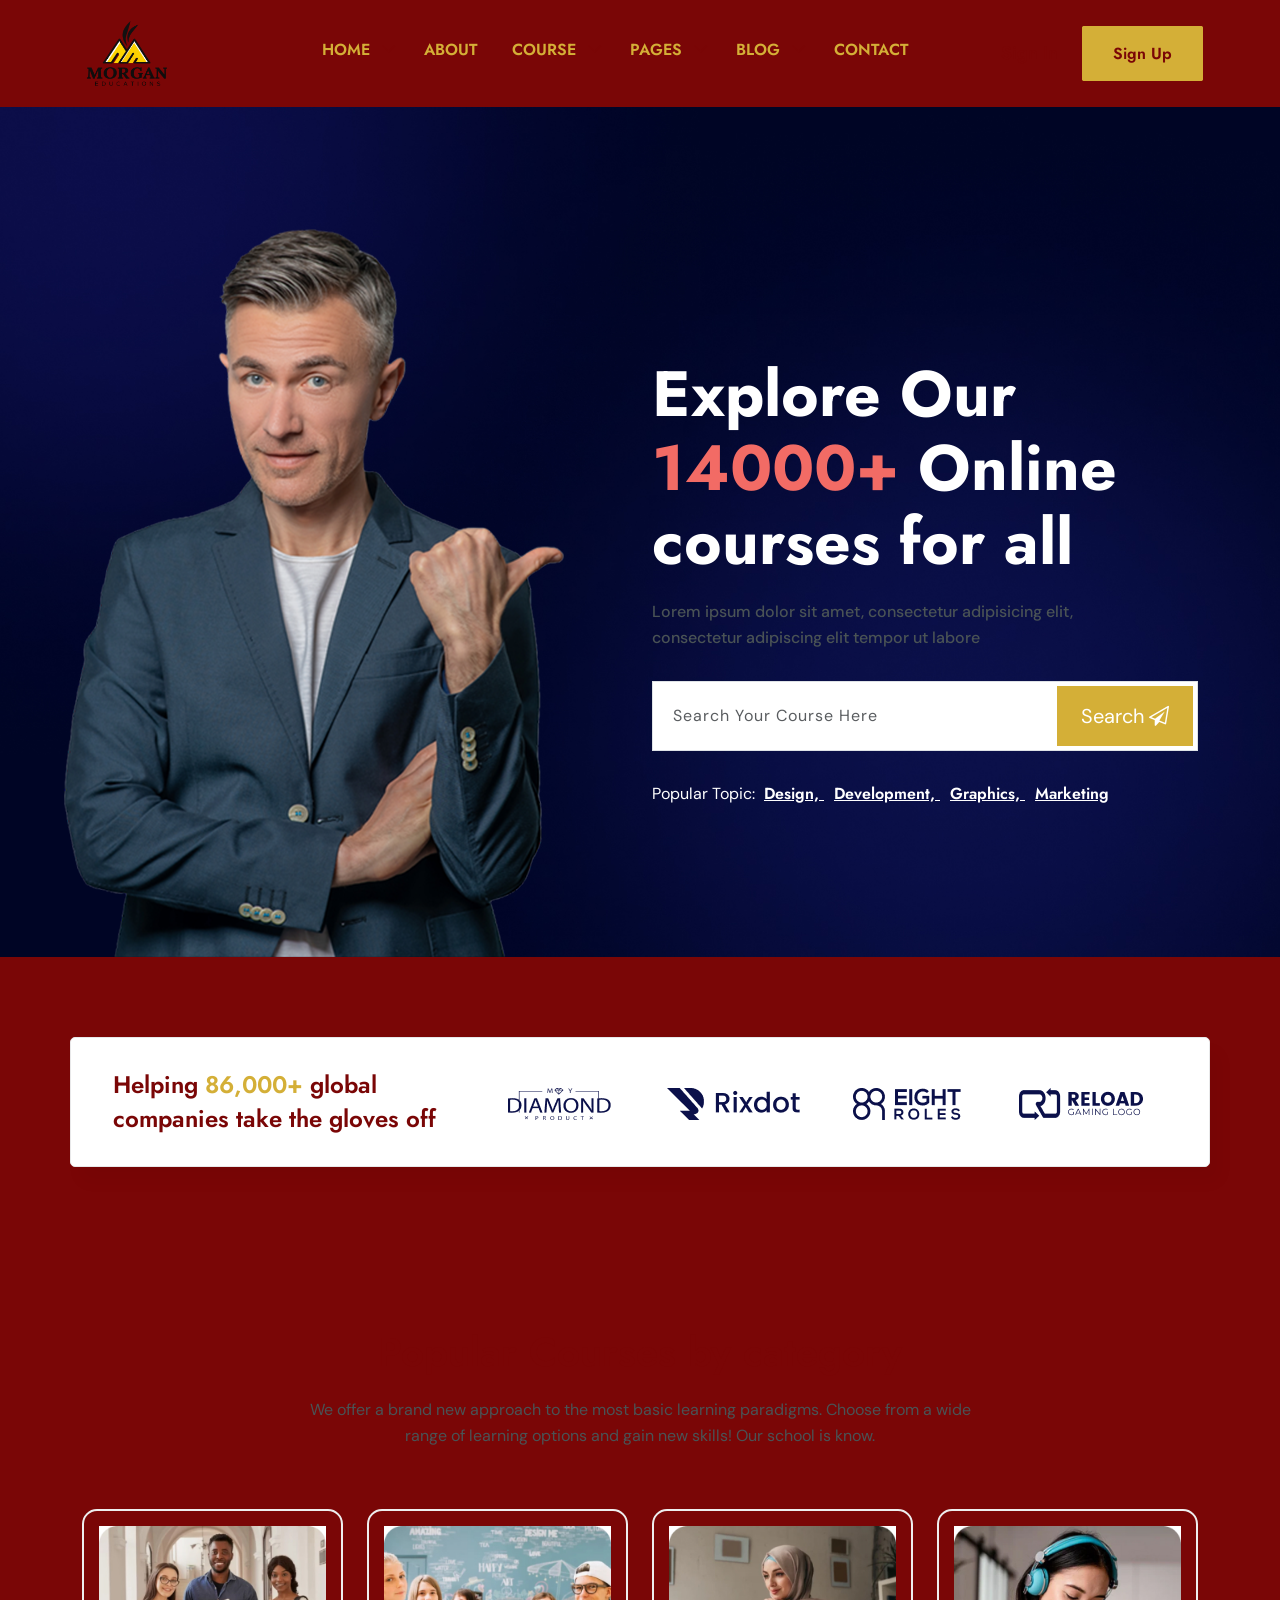
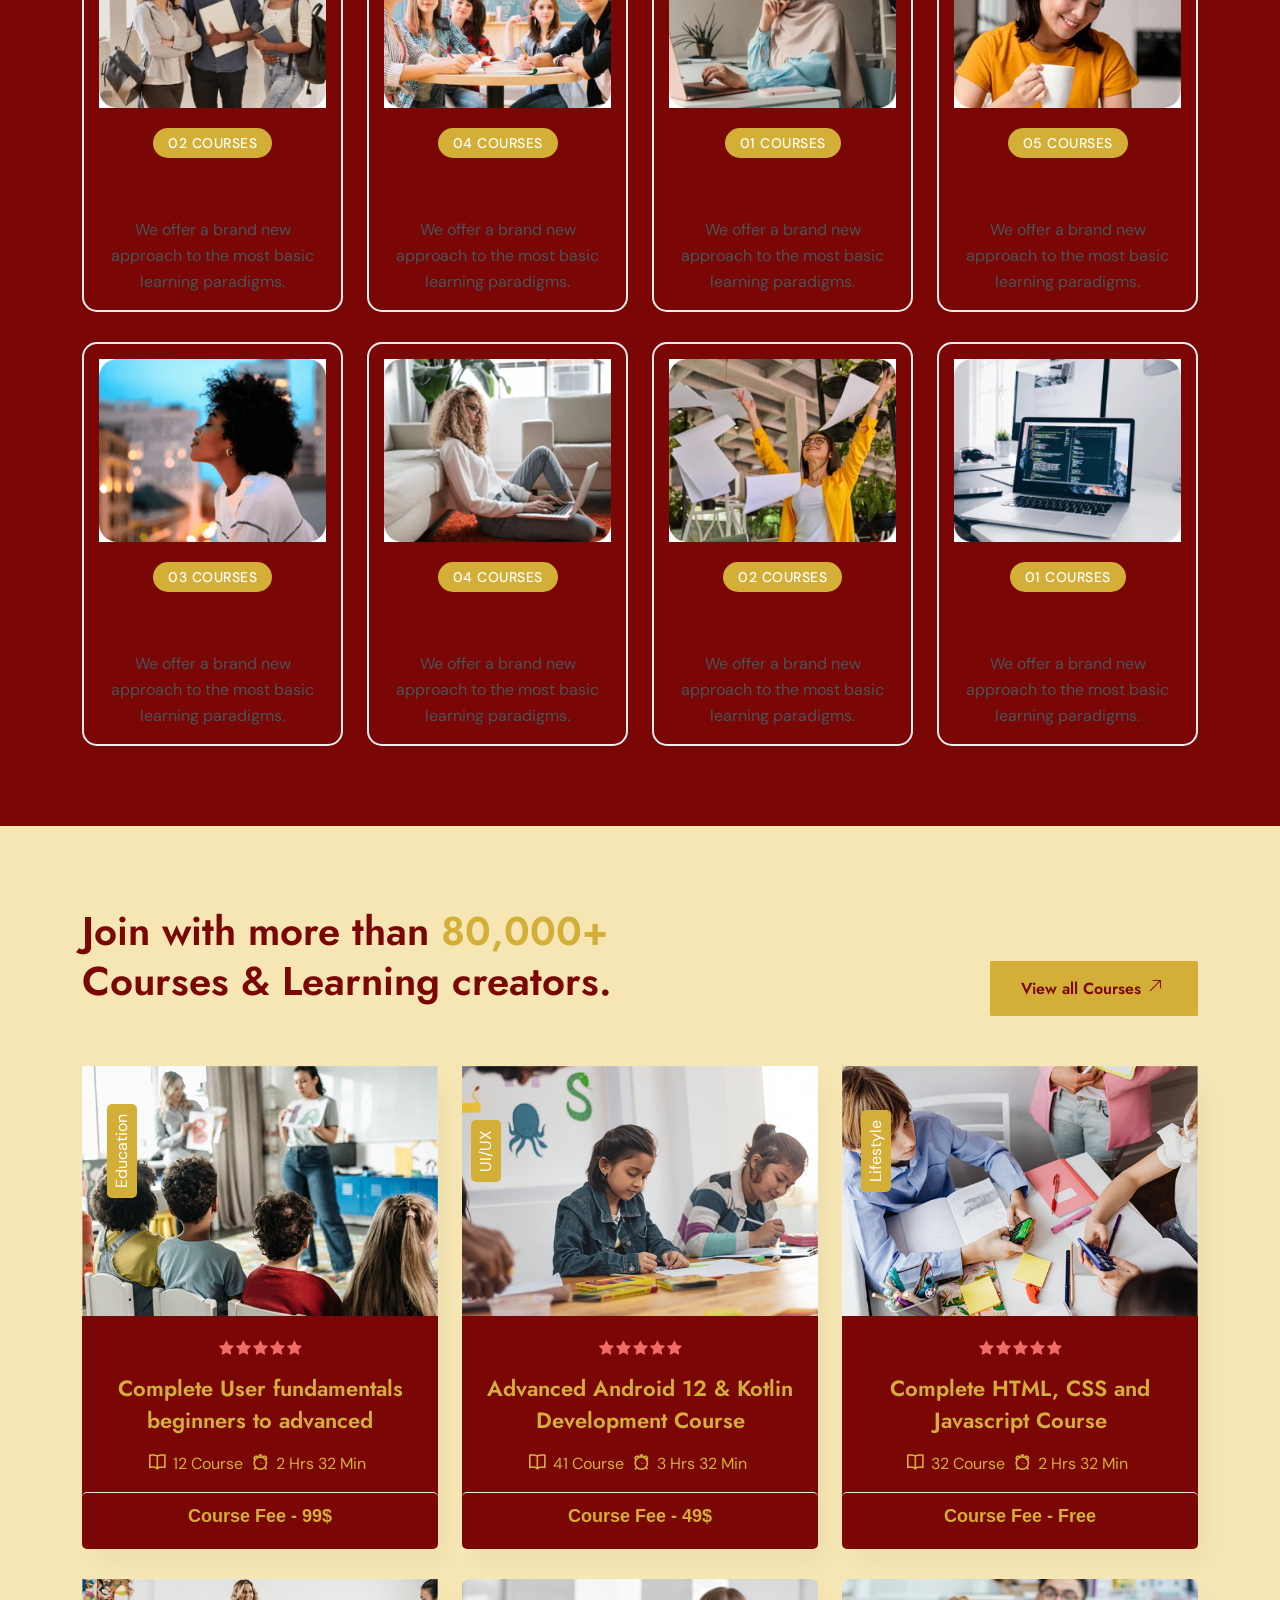
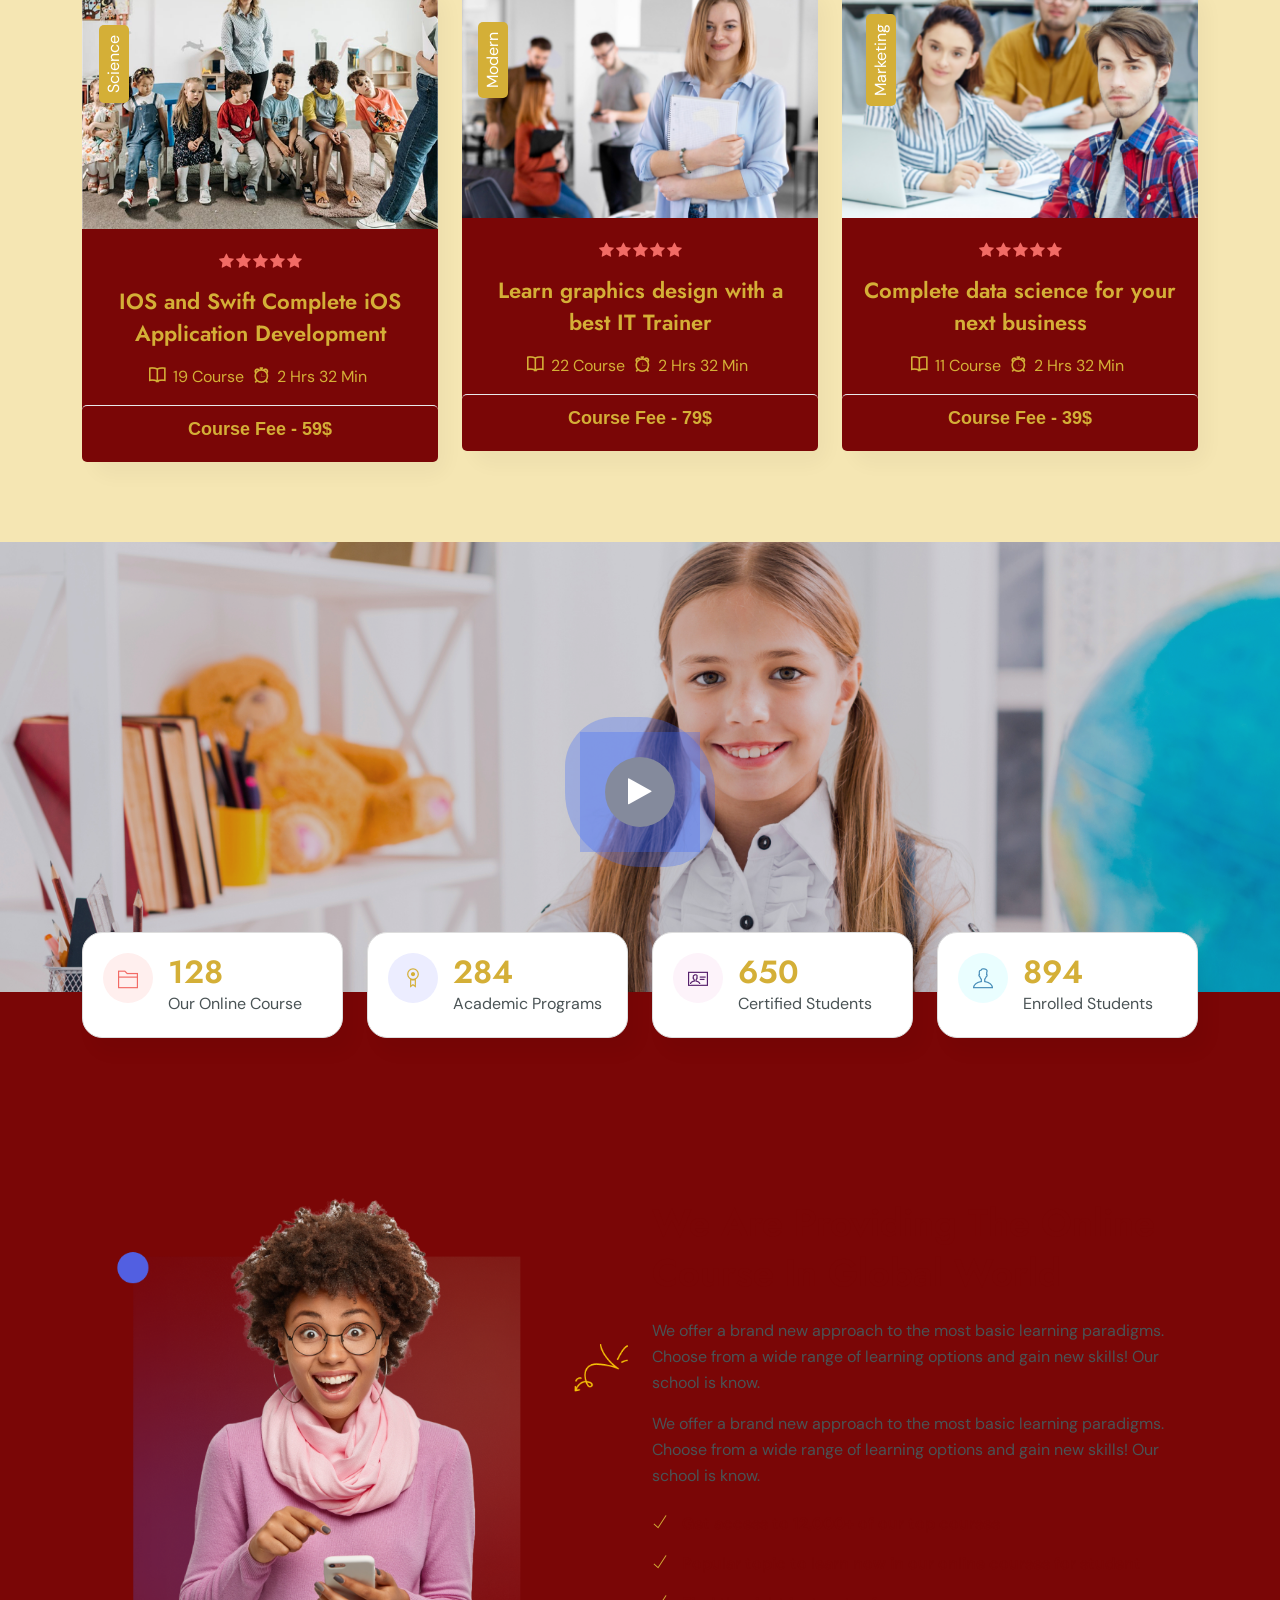
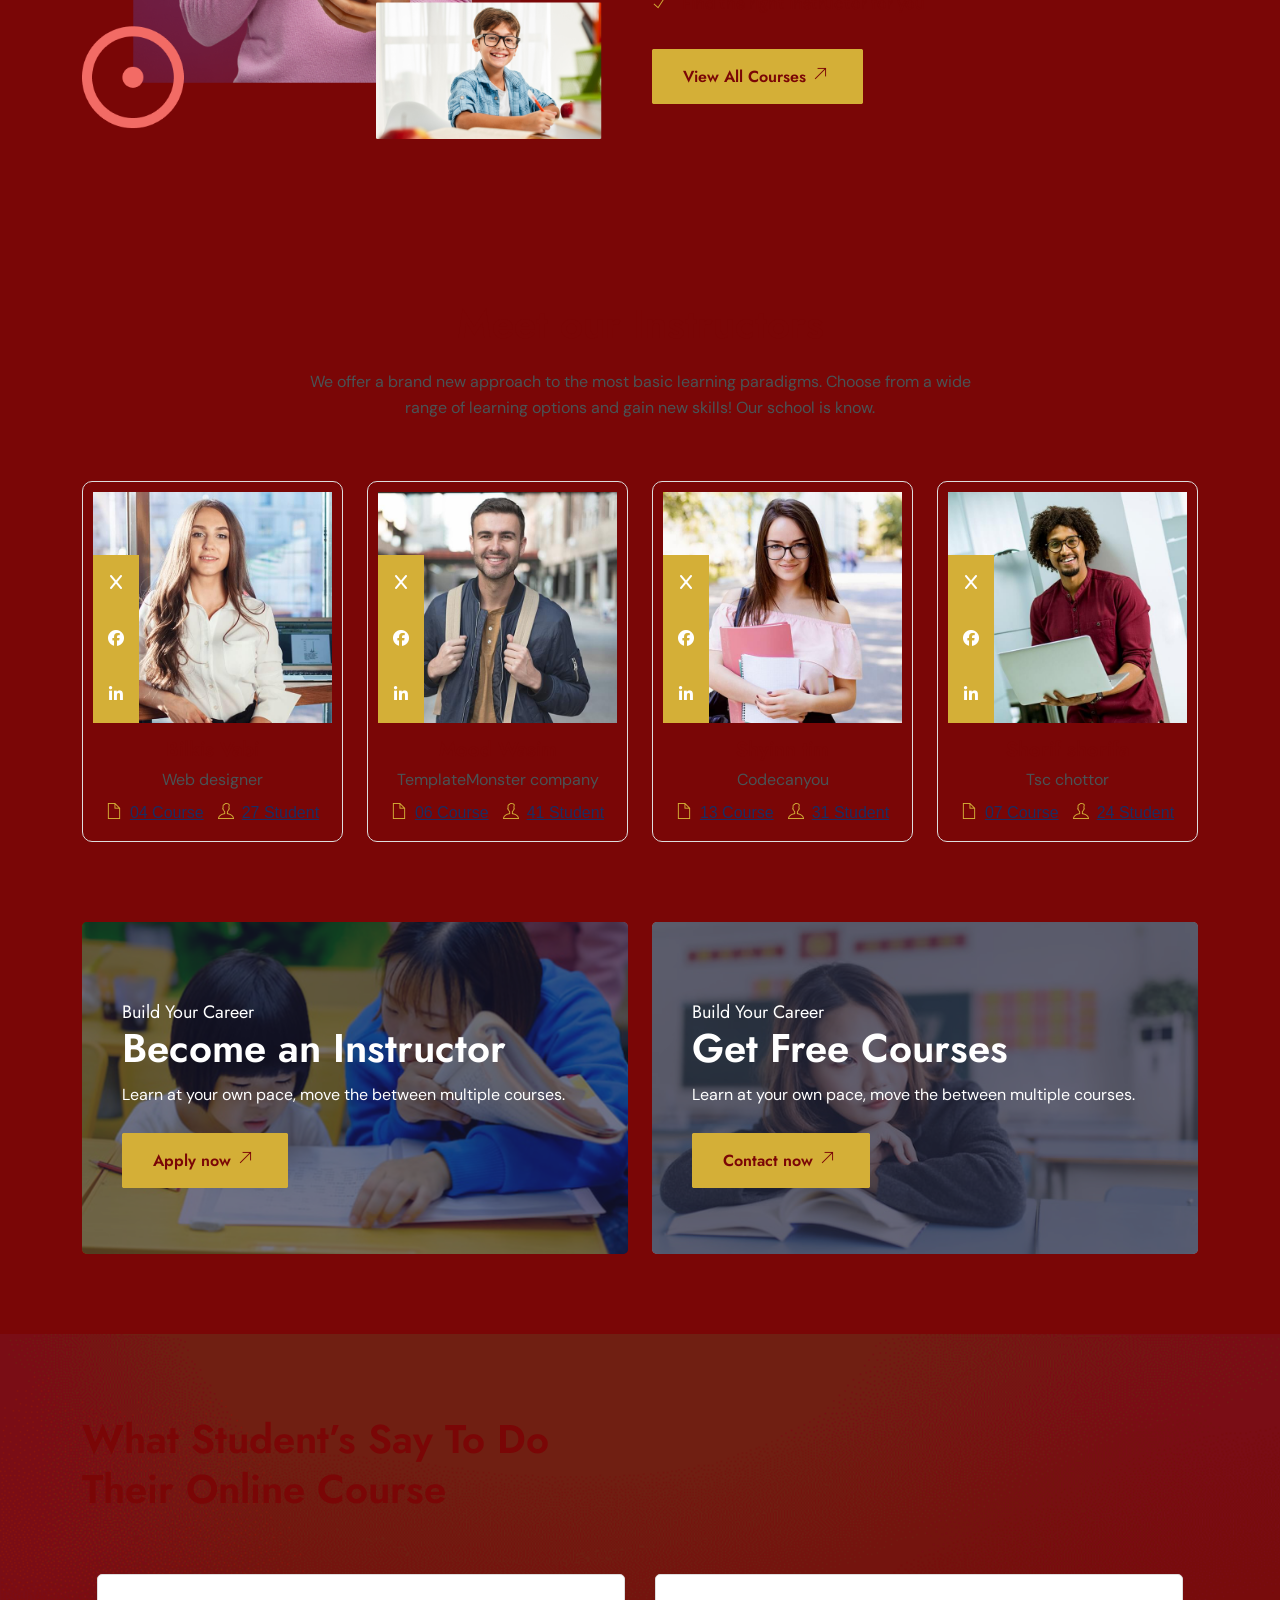
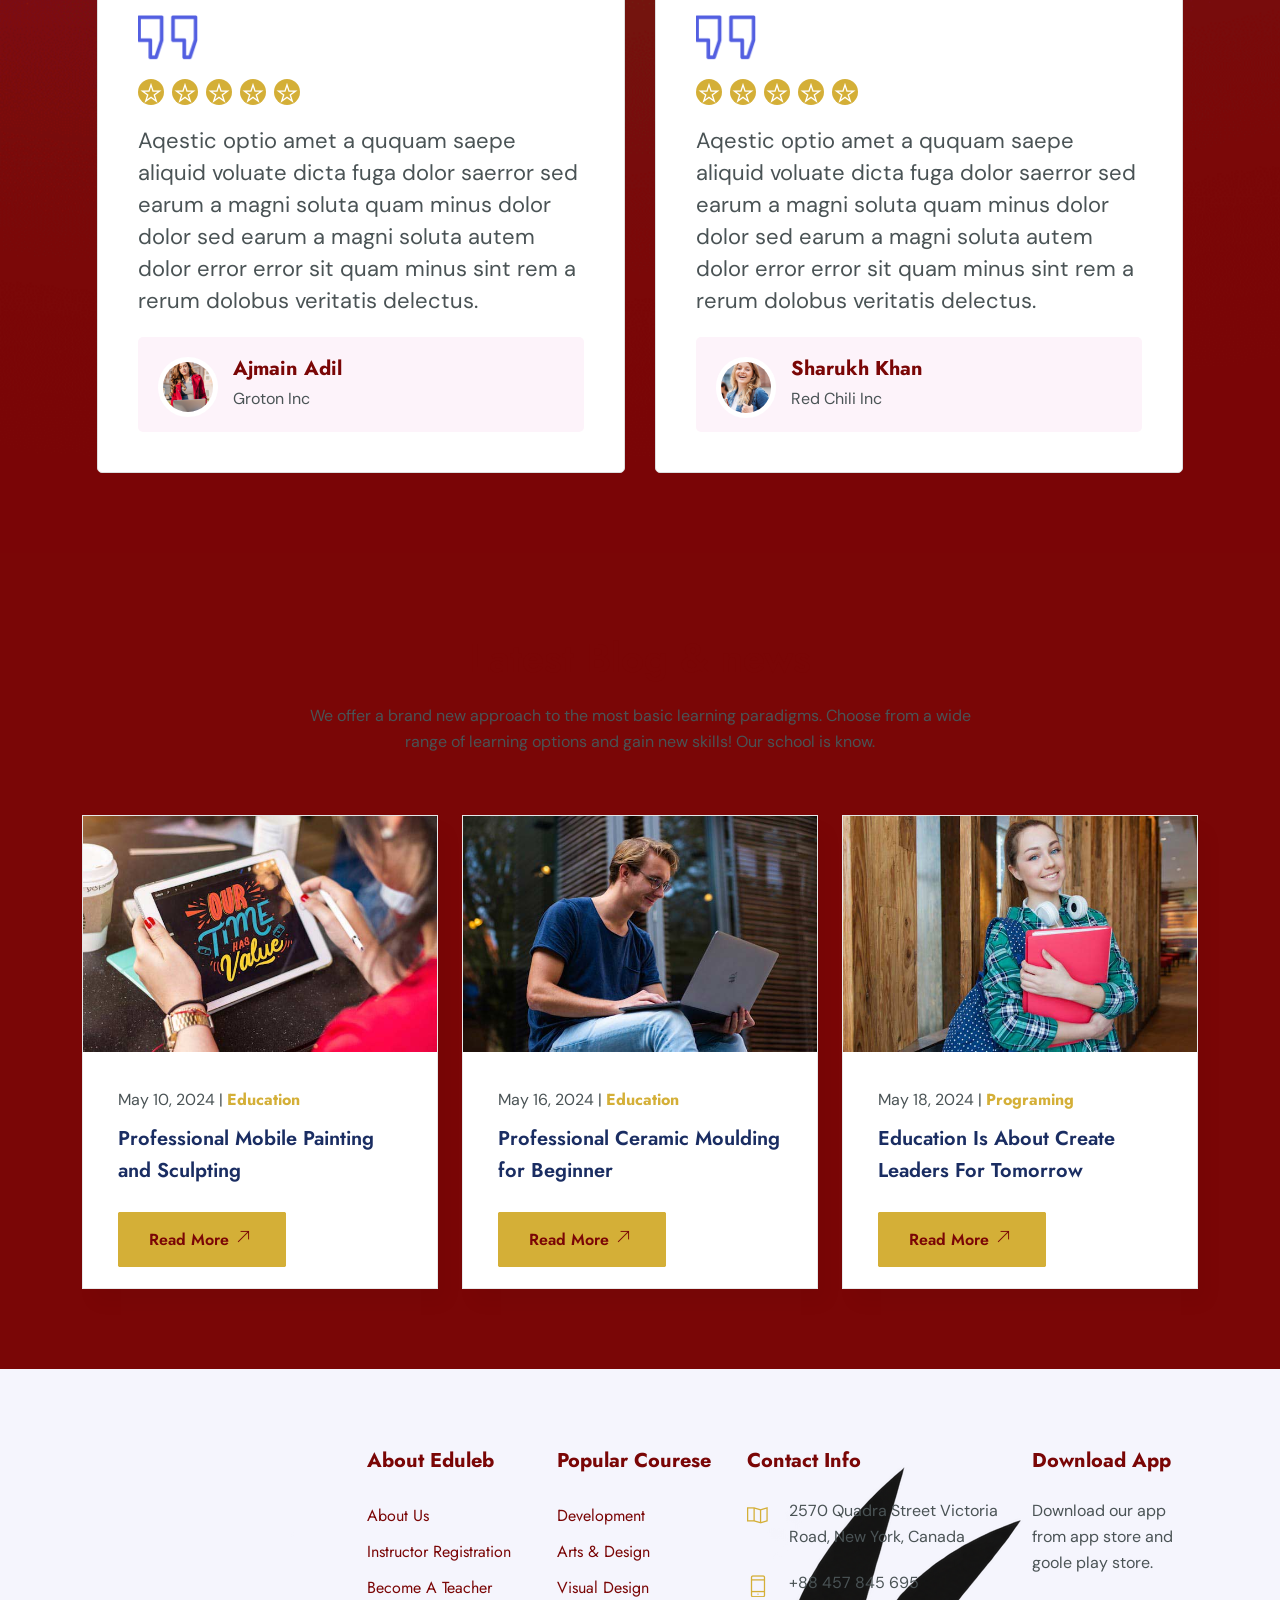
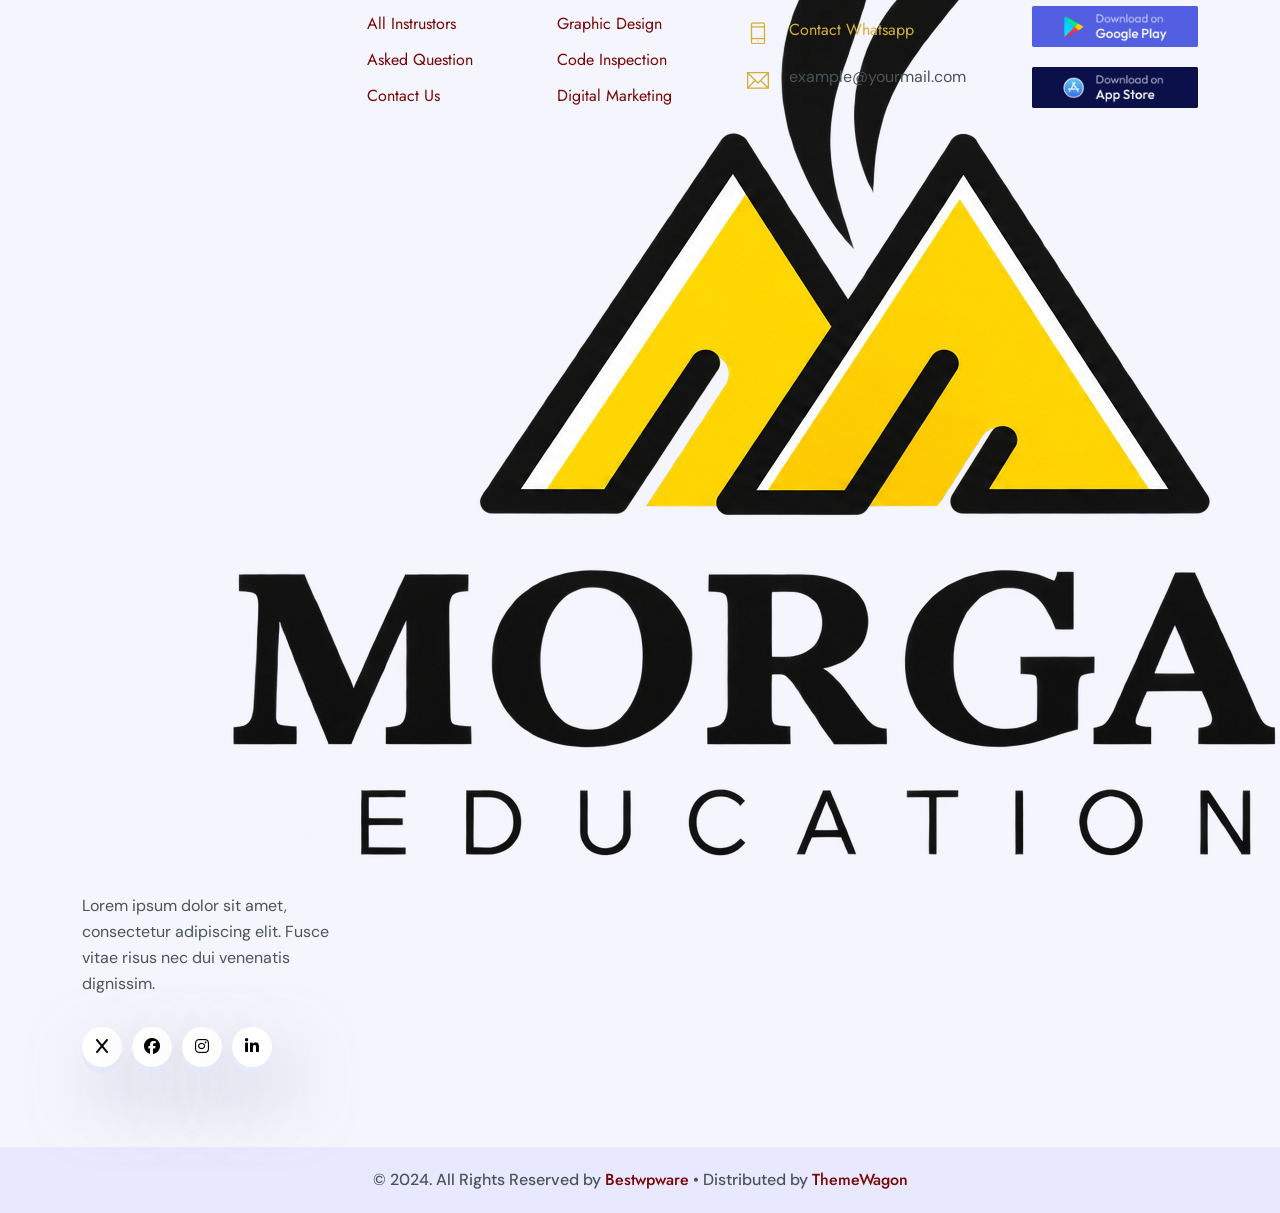
<file: index2.html>
<!DOCTYPE html>
<html lang="en">

	<head>
		<!-- Meta -->
		<meta charset="utf-8">
		<meta http-equiv="X-UA-Compatible" content="IE=edge">
		<meta name="viewport" content="width=device-width, initial-scale=1, shrink-to-fit=no">
		<!-- The above 3 meta tags *must* come first in the head; any other head content must come *after* these tags -->
		<meta name="description" content="Eduleb - Education HTML Template">
		<meta name="keywords" content="agency, business, corporate, creative, html5, modern, multipurpose, One Page, parallax, startup">		
		<!-- SITE TITLE -->
		<title>Eduleb - Education HTML Template</title>			
		<!-- Latest Bootstrap min CSS -->
		<link rel="stylesheet" href="assets/bootstrap/css/bootstrap.min.css">		
		<!-- Google Font -->
		<link href="https://fonts.googleapis.com/css2?family=DM+Sans:ital,opsz,wght@0,9..40,100..1000;1,9..40,100..1000&display=swap" rel="stylesheet">
		<link href="https://fonts.googleapis.com/css2?family=Jost:ital,wght@0,100..900;1,100..900&display=swap" rel="stylesheet">
		<!-- Font Awesome CSS -->
		<link rel="stylesheet" href="https://cdnjs.cloudflare.com/ajax/libs/font-awesome/6.5.2/css/all.min.css">
		<link rel="stylesheet" href="assets/fonts/font-awesome.min.css">
		<link rel="stylesheet" href="assets/fonts/themify-icons.css">
		<!--- owl carousel Css-->
		<link rel="stylesheet" href="assets/owlcarousel/css/owl.carousel.css">
		<link rel="stylesheet" href="assets/owlcarousel/css/owl.theme.css">	
		<!--jquery-simple-mobilemenu Css-->
        <link rel="stylesheet" href="assets/css/jquery-simple-mobilemenu.css">			
		<!-- MAGNIFIC CSS -->
		<link rel="stylesheet" href="assets/css/magnific-popup.css">		
		<!-- animate CSS -->
		<link rel="stylesheet" href="assets/css/animate.css">	
		<!-- Style CSS -->					
		<link rel="stylesheet" href="assets/css/style.css">					
		<!-- HTML5 shim and Respond.js IE8 support of HTML5 elements and media queries -->
		<!-- WARNING: Respond.js doesn't work if you view the page via file:// -->
		<!--[if lt IE 9]>
		  <script src="https://oss.maxcdn.com/html5shiv/3.7.2/html5shiv.min.js"></script>
		  <script src="https://oss.maxcdn.com/respond/1.4.2/respond.min.js"></script>
		<![endif]-->
	</head>
	
    <body data-spy="scroll" data-offset="80">

		<!-- START PRELOADER -->
		<div class="preloaders">
			<span class="loader"></span>
		</div>
		<!-- END PRELOADER -->		

		<!-- START NAVBAR -->  
		<div id="navigation" class="navbar-light bg-faded site-navigation navigation2">
			<div class="container-fluid">
				<div class="row">
					<div class="col-20 align-self-center">
						<div class="site-logo">
							<a href="index.html"><img src="assets/img/logo.png" alt=""></a>          				
						</div>
					</div><!--- END Col -->
					
					<div class="col-60 d-flex">
						<nav id="main-menu">
							<ul>
								<li class="menu-item-has-children"><a href="#">Home</a>
									<ul>										
										<li><a href="index.html">Home 01</a></li>
										<li><a href="index2.html">Home 02</a></li>
									</ul>
								</li>
								<li><a href="about.html">About</a></li>				  				  
								<li class="menu-item-has-children"><a href="course.html">Course</a>
									<ul>										
										<li><a href="course.html">Course</a></li>
										<li><a href="course_details.html">Course Details</a></li>
									</ul>
								</li>								
								<li class="menu-item-has-children"><a href="#">Pages</a>
									<ul>										
										<li><a href="instructor.html">Instructor</a></li>
										<li><a href="ins_details.html">Instructor Details</a></li>
										<li><a href="pricing.html">Pricing Plan</a></li>
										<li><a href="faq.html">Faq Page</a></li>			
										<li><a href="404.html">404</a></li>				
									</ul>
								</li>							
								<li class="menu-item-has-children"><a href="blog.html">Blog</a>
									<ul>										
										<li><a href="blog.html">Blog</a></li>
										<li><a href="blog_single.html">Blog Details</a></li>
									</ul>
								</li>							  
								<li><a href="contact.html">Contact</a></li>
							</ul>
						</nav>
					</div><!--- END Col -->
					
					<div class="col-20 d-none d-xl-block text-end align-self-center">
						<a href="#" class="header-btn">Sign In</a>
						<a href="contact.html" class="btn_one">Sign Up</a>
					</div><!--- END Col -->
					
					<ul class="mobile_menu">						
						<li><a href="#">Home</a>
							<ul class="sub-menu">										
								<li><a href="index.html">Home 01</a></li>
								<li><a href="index2.html">Home 02</a></li>						
							</ul>
						</li>	
						<li><a href="about.html">About</a></li>						
						<li><a href="#">Course</a>
							<ul class="sub-menu">										
								<li><a href="course.html">Course</a></li>
								<li><a href="course_details.html">Course Deails</a></li>									
							</ul>
						</li>
						<li><a href="#">Pages</a>
							<ul class="sub-menu">									
								<li><a href="instructor.html">Instructor</a></li>
								<li><a href="ins_details.html">Instructor Details</a></li>
								<li><a href="pricing.html">Pricing Plan</a></li>
								<li><a href="faq.html">Faq Page</a></li>			
								<li><a href="404.html">404</a></li>							
							</ul>
						</li>			
						<li><a href="blog.html">Blog</a>
							<ul class="sub-menu">										
								<li><a href="blog.html">Blog</a></li>
								<li><a href="blog_single.html">Blog Details</a></li>
							</ul>
						</li>						
						<li><a href="contact.html">Contact</a></li>
					</ul>			
				</div><!--- END ROW -->
			</div><!--- END CONTAINER -->
		</div> 	  
		<!-- END NAVBAR -->		

		<!-- START HOME -->
		<section class="home_bg hb_height" style="background-image: url(assets/img/bg/home-bg2.jpg);  background-size:cover; background-position: center center;">
			<div class="container">
				<div class="row">
				  <div class="col-lg-6 col-sm-12 col-xs-12">
					<div class="hero-text-img2">
						<img src="assets/img/home-img1.png" class="img-fluid" alt="" />
					</div>					
				  </div><!--- END COL -->					  
				  <div class="col-lg-6 col-sm-12 col-xs-12">
					<div class="hero-text2 ht_top">
						<h1>Explore Our <span>14000+</span> Online courses for all</h1>
						<p>Lorem ipsum dolor sit amet, consectetur adipisicing elit, consectetur adipiscing elit tempor ut labore</p>
					</div>
					<div class="home_sb2">
						<form action="#" class="banner_subs2">
							<input type="text" class="form-control home_si2" placeholder="Search your course here" required="required">
							<button type="button" class="subscribe__btn">Search <i class="fa fa-paper-plane-o"></i></button>
						</form>
					</div>	
					<div class="home_tag">
						<span>Popular Topic:</span>
						<a href="#">Design, </a>
						<a href="#">Development, </a>
						<a href="#">Graphics, </a>
						<a href="#">Marketing </a>
					</div>					
				  </div><!--- END COL -->					  
				</div><!--- END ROW -->
			</div><!--- END CONTAINER -->
		</section>
		<!-- END  HOME -->		

		<!-- START COMPANY PARTNER LOGO  -->
		<div class="partner-logo section-padding">
			<div class="container">
				<div class="row part_bg">
					<div class="col-lg-4 col-sm-4 col-xs-12">
						<div class="partner_title">
							<h3>Helping <span>86,000+</span> global companies take the gloves off </h3>
						</div>					
					</div><!-- END COL  -->
					<div class="col-lg-8 col-sm-8 col-xs-12 text-center">
						<div class="partner">
							<a href="#"><img src="assets/img/clients/1.png" alt="image"></a>
							<a href="#"><img src="assets/img/clients/2.png" alt="image"></a>
							<a href="#"><img src="assets/img/clients/3.png" alt="image"></a>
							<a href="#"><img src="assets/img/clients/4.png" alt="image"></a>
							<a href="#"><img src="assets/img/clients/5.png" alt="image"></a>
							<a href="#"><img src="assets/img/clients/2.png" alt="image"></a>
							<a href="#"><img src="assets/img/clients/1.png" alt="image"></a>
							<a href="#"><img src="assets/img/clients/3.png" alt="image"></a>
							<a href="#"><img src="assets/img/clients/4.png" alt="image"></a>
						</div>
					</div><!-- END COL  -->
				</div><!--END  ROW  -->
			</div><!-- END CONTAINER  -->
		</div>
		<!-- END COMPANY PARTNER LOGO -->

		<!-- START CATEGORY TWO -->
		<section class="category_two_area section-padding">
			<div class="container">									
				<div class="section-title text-center">
					<h2>Popular Courses by category</h2>
					<p>We offer a brand new approach to the most basic learning paradigms. Choose from a wide range of learning options and gain new skills! Our school is know.</p>
				</div>						
				<div class="row">													
					<div class="col-lg-3 col-sm-6 col-xs-12 wow fadeInUp" data-wow-duration="1s" data-wow-delay="0.1s" data-wow-offset="0">
						<div class="cat_list_two">
							<img src="assets/img/cat1.jpg" alt="" />
							<span>02 Courses</span>
							<h4><a href="#">Digital Marketing</a></h4>
							<p>We offer a brand new approach to the most basic learning paradigms.</p>
						</div>
					</div><!--- END COL -->										
					<div class="col-lg-3 col-sm-6 col-xs-12 wow fadeInUp" data-wow-duration="1s" data-wow-delay="0.1s" data-wow-offset="0">
						<div class="cat_list_two">
							<img src="assets/img/cat2.jpg" alt="" />
							<span>04 Courses</span>
							<h4><a href="#">Ui/UX Design</a></h4>
							<p>We offer a brand new approach to the most basic learning paradigms.</p>
						</div>
					</div><!--- END COL -->										
					<div class="col-lg-3 col-sm-6 col-xs-12 wow fadeInUp" data-wow-duration="1s" data-wow-delay="0.1s" data-wow-offset="0">
						<div class="cat_list_two">
							<img src="assets/img/cat3.jpg" alt="" />
							<span>01 Courses</span>
							<h4><a href="#">Content Marketing</a></h4>
							<p>We offer a brand new approach to the most basic learning paradigms.</p>
						</div>
					</div><!--- END COL -->										
					<div class="col-lg-3 col-sm-6 col-xs-12 wow fadeInUp" data-wow-duration="1s" data-wow-delay="0.1s" data-wow-offset="0">
						<div class="cat_list_two">
							<img src="assets/img/cat4.jpg" alt="" />
							<span>05 Courses</span>
							<h4><a href="#">Photo lifestyle</a></h4>
							<p>We offer a brand new approach to the most basic learning paradigms.</p>
						</div>
					</div><!--- END COL -->										
					<div class="col-lg-3 col-sm-6 col-xs-12 wow fadeInUp" data-wow-duration="1s" data-wow-delay="0.1s" data-wow-offset="0">
						<div class="cat_list_two">
							<img src="assets/img/cat5.jpg" alt="" />
							<span>03 Courses</span>
							<h4><a href="#">Graphic Design</a></h4>
							<p>We offer a brand new approach to the most basic learning paradigms.</p>
						</div>
					</div><!--- END COL -->										
					<div class="col-lg-3 col-sm-6 col-xs-12 wow fadeInUp" data-wow-duration="1s" data-wow-delay="0.1s" data-wow-offset="0">
						<div class="cat_list_two">
							<img src="assets/img/cat6.jpg" alt="" />
							<span>04 Courses</span>
							<h4><a href="#">Interior Design</a></h4>
							<p>We offer a brand new approach to the most basic learning paradigms.</p>
						</div>
					</div><!--- END COL -->										
					<div class="col-lg-3 col-sm-6 col-xs-12 wow fadeInUp" data-wow-duration="1s" data-wow-delay="0.1s" data-wow-offset="0">
						<div class="cat_list_two">
							<img src="assets/img/cat7.jpg" alt="" />
							<span>02 Courses</span>
							<h4><a href="#">Arts & Design</a></h4>
							<p>We offer a brand new approach to the most basic learning paradigms.</p>
						</div>
					</div><!--- END COL -->										
					<div class="col-lg-3 col-sm-6 col-xs-12 wow fadeInUp" data-wow-duration="1s" data-wow-delay="0.1s" data-wow-offset="0">
						<div class="cat_list_two">
							<img src="assets/img/cat8.jpg" alt="" />
							<span>01 Courses</span>
							<h4><a href="#">Visual design</a></h4>
							<p>We offer a brand new approach to the most basic learning paradigms.</p>
						</div>
					</div><!--- END COL -->							  
				</div><!--- END ROW -->
			</div><!--- END CONTAINER -->
		</section>
		<!-- END CATEGORY TWO -->			

		<!-- START COURSE -->
		<section class="home_course section-padding">
			<div class="container">
				<div class="row">
					<div class="col-lg-8 col-sm-6 col-xs-12">
						<div class="section-title">
							<h2>Join with more than <b>80,000+ </b> <br />Courses & Learning creators.</h2>
						</div>					
					</div><!--- END COL -->
					<div class="col-lg-4 col-sm-6 col-xs-12">
						<div class="cour_btn">
							<a href="course.html" class="btn_one">View all Courses <i class="ti-arrow-top-right"></i></a>
						</div>
					</div><!--- END COL -->
				</div><!--- END ROW -->				
				<div class="row">
					<div class="col-lg-4 col-sm-6 col-xs-12">
						<div class="single_course">
							<div class="single_c_img">
								<img src="assets/img/course/1.png" class="img-fluid" alt="course-image" />
								<span>Education</span>
							</div>
							<i class="fa fa-star"></i><i class="fa fa-star"></i><i class="fa fa-star"></i><i class="fa fa-star"></i><i class="fa fa-star"></i>
							<h4><a href="course.html">Complete User fundamentals beginners to advanced</a></h4>
							<p><span class="ti-book"> </span> 12 Course</p>
							<p><span class="ti-alarm-clock"> </span>2 Hrs 32 Min</p>
							<div class="price">Course Fee - 99$</div>
						</div>
					</div><!-- END COL -->
					<div class="col-lg-4 col-sm-6 col-xs-12">
						<div class="single_course">
							<div class="single_c_img">
								<img src="assets/img/course/2.png" class="img-fluid" alt="course-image" />
								<span>UI/UX</span>
							</div>
							<i class="fa fa-star"></i><i class="fa fa-star"></i><i class="fa fa-star"></i><i class="fa fa-star"></i><i class="fa fa-star"></i>
							<h4><a href="course.html">Advanced Android 12 & Kotlin Development Course</a></h4>
							<p><span class="ti-book"> </span> 41 Course</p>
							<p><span class="ti-alarm-clock"> </span>3 Hrs 32 Min</p>
							<div class="price">Course Fee - 49$</div>
						</div>
					</div><!-- END COL -->
					<div class="col-lg-4 col-sm-6 col-xs-12">
						<div class="single_course">
							<div class="single_c_img">
								<img src="assets/img/course/3.png" class="img-fluid" alt="course-image" />
								<span>Lifestyle</span>
							</div>
							<i class="fa fa-star"></i><i class="fa fa-star"></i><i class="fa fa-star"></i><i class="fa fa-star"></i><i class="fa fa-star"></i>
							<h4><a href="course.html">Complete HTML, CSS and Javascript Course</a></h4>
							<p><span class="ti-book"> </span> 32 Course</p>
							<p><span class="ti-alarm-clock"> </span>2 Hrs 32 Min</p>
							<div class="price">Course Fee - Free</div>
						</div>
					</div><!-- END COL -->
					<div class="col-lg-4 col-sm-6 col-xs-12">
						<div class="single_course">
							<div class="single_c_img">
								<img src="assets/img/course/4.png" class="img-fluid" alt="course-image" />
								<span>Science</span>
							</div>
							<i class="fa fa-star"></i><i class="fa fa-star"></i><i class="fa fa-star"></i><i class="fa fa-star"></i><i class="fa fa-star"></i>
							<h4><a href="course.html">IOS and Swift Complete iOS Application Development</a></h4>
							<p><span class="ti-book"> </span> 19 Course</p>
							<p><span class="ti-alarm-clock"> </span>2 Hrs 32 Min</p>
							<div class="price">Course Fee - 59$</div>
						</div>
					</div><!-- END COL -->
					<div class="col-lg-4 col-sm-6 col-xs-12">
						<div class="single_course">
							<div class="single_c_img">
								<img src="assets/img/course/5.png" class="img-fluid" alt="course-image" />
								<span>Modern</span>
							</div>
							<i class="fa fa-star"></i><i class="fa fa-star"></i><i class="fa fa-star"></i><i class="fa fa-star"></i><i class="fa fa-star"></i>
							<h4><a href="course.html">Learn graphics design with a best IT Trainer</a></h4>
							<p><span class="ti-book"> </span> 22 Course</p>
							<p><span class="ti-alarm-clock"> </span>2 Hrs 32 Min</p>
							<div class="price">Course Fee - 79$</div>
						</div>
					</div><!-- END COL -->
					<div class="col-lg-4 col-sm-6 col-xs-12">
						<div class="single_course">
							<div class="single_c_img">
								<img src="assets/img/course/6.png" class="img-fluid" alt="course-image" />
								<span>Marketing</span>
							</div>
							<i class="fa fa-star"></i><i class="fa fa-star"></i><i class="fa fa-star"></i><i class="fa fa-star"></i><i class="fa fa-star"></i>
							<h4><a href="course.html">Complete data science for your next business</a></h4>
							<p><span class="ti-book"> </span> 11 Course</p>
							<p><span class="ti-alarm-clock"> </span>2 Hrs 32 Min</p>
							<div class="price">Course Fee - 39$</div>
						</div>
					</div><!-- END COL -->						
				</div><!--- END ROW -->
			</div><!--- END CONTAINER -->		
		</section>
		<!-- END COURSE -->	

		<!-- START VIDEO -->
		<section class="vid_area va2" style="background-image: url(assets/img/bg/video.jpg);  background-size:cover; background-position: center center;">
			<div class="container">																
				<div class="row">
					<div class="col-lg-12 vp_top wow fadeInUDown" data-wow-duration="1s" data-wow-delay="0.2s" data-wow-offset="0">
						<div class="video-area2">
							<a href="https://www.youtube.com/watch?v=RXv_uIN6e-Y" class="magnific_popup video-button"><i class="fa fa-play"></i></a>
						</div>
					</div><!--- END COL -->	
				</div><!--- END ROW -->
			</div><!--- END CONTAINER -->
		</section>
		<!-- END VIDEO -->

		<!-- START COUNTER -->
		<section class="count_area counter_feature">
			<div class="container">
				<div class="row">
					<div class="col-lg-3 col-sm-6 col-xs-12">
						<div class="single-counter">
							<span class="ti-folder sc_one"></span>
							<h2 class="counter-num">134</h2>
							<p>Our Online Course</p>
						</div>							
					</div>
					<div class="col-lg-3 col-sm-6 col-xs-12">
						<div class="single-counter">
							<span class="ti-medall-alt sc_two"></span>
							<h2 class="counter-num">299</h2>
							<p>Academic Programs</p>
						</div>
					</div><!-- END COL -->
					<div class="col-lg-3 col-sm-6 col-xs-12">
						<div class="single-counter">
							<span class="ti-id-badge sc_three"></span>
							<h2 class="counter-num">684</h2>
							<p>Certified Students</p>
						</div>
					</div><!-- END COL -->
					<div class="col-lg-3 col-sm-6 col-xs-12">
						<div class="single-counter">
							<span class="ti-user sc_four"></span>
							<h2 class="counter-num">941</h2>
							<p>Enrolled Students</p>
						</div>
					</div><!-- END COL -->						
				</div><!--- END ROW -->
			</div><!--- END CONTAINER -->		
		</section>
		<!-- END COUNTER -->		
		
		<!-- START ABOUT US -->
		<section class="ab_area section-padding">
			<div class="container">									
				<div class="row">								
					<div class="col-lg-6 col-sm-12 col-xs-12 wow fadeInUp" data-wow-duration="1s" data-wow-delay="0.2s" data-wow-offset="0">
						<div class="ab_img">
							<img src="assets/img/about1.png" class="img-fluid" alt="image">
						</div>
					</div><!--- END COL -->						
					<div class="col-lg-6 col-sm-12 col-xs-12 wow fadeInUp" data-wow-duration="1s" data-wow-delay="0.1s" data-wow-offset="0">
						<div class="ab_content">
							<h2>We Are Providing The Online Course In Global World</h2>
							<p>We offer a brand new approach to the most basic learning paradigms. Choose from a wide range of learning options and gain new skills! Our school is know.</p>
							<p>We offer a brand new approach to the most basic learning paradigms. Choose from a wide range of learning options and gain new skills! Our school is know.</p>
							<ul>
								<li><span class="ti-check"></span> Get access to <b>12,000+</b> of our top courses</li>
								<li><span class="ti-check"></span> Popular topic to learn now in our online courses for student</li>
								<li><span class="ti-check"></span> Find the right instructor for you</li>
							</ul>
							<a class="btn_one" href="course.html">View All Courses <i class="ti-arrow-top-right"></i></a>
						</div>
					</div><!--- END COL -->							  
				</div><!--- END ROW -->
			</div><!--- END CONTAINER -->
		</section>
		<!-- END ABOUT US -->					
		
		<!-- START TEAM -->
		<section class="team_area section-padding">
			<div class="container">									
				<div class="section-title text-center">
					<h2>Meet our Instructors</h2>
					<p>We offer a brand new approach to the most basic learning paradigms. Choose from a wide range of learning options and gain new skills! Our school is know.</p>
				</div>						
				<div class="row">													
					<div class="col-lg-3 col-sm-6 col-xs-12 wow fadeInUp" data-wow-duration="1s" data-wow-delay="0.1s" data-wow-offset="0">
						<div class="our-team">
							<div class="team-content">
								<a href="#"><img src="assets/img/team/team1.jpg" alt=""></a>
								<ul class="social-links">
									<li><a href="#"><i class="fa-solid fa-x"></i></a></li>
									<li><a href="#"><i class="fa-brands fa-facebook-f"></i></a></li>
									<li><a href="#"><i class="fa-brands fa-linkedin-in"></i></a></li>
								</ul>
							</div>
							<div class="team-prof">
								<h3>Bilkis Vabi</h3>
								<span>Web designer</span>
							</div>
							<div class="sth_det2">
								<span class="ti-file"> <u>04 Course</u></span>
								<span class="ti-user"> <u>27 Student</u></span>
							</div>									
						</div>
					</div><!--- END COL -->										
					<div class="col-lg-3 col-sm-6 col-xs-12 wow fadeInUp" data-wow-duration="1s" data-wow-delay="0.1s" data-wow-offset="0">
						<div class="our-team">
							<div class="team-content">
								<a href="#"><img src="assets/img/team/team2.jpg" alt=""></a>
								<ul class="social-links">
									<li><a href="#"><i class="fa-solid fa-x"></i></a></li>
									<li><a href="#"><i class="fa-brands fa-facebook-f"></i></a></li>
									<li><a href="#"><i class="fa-brands fa-linkedin-in"></i></a></li>
								</ul>
							</div>
							<div class="team-prof">
								<h3>Mood Wasim</h3>
								<span>TemplateMonster company</span>
							</div>
							<div class="sth_det2">
								<span class="ti-file"> <u>06 Course</u></span>
								<span class="ti-user"> <u>41 Student</u></span>
							</div>							
						</div>
					</div><!--- END COL -->										
					<div class="col-lg-3 col-sm-6 col-xs-12 wow fadeInUp" data-wow-duration="1s" data-wow-delay="0.1s" data-wow-offset="0">
						<div class="our-team">
							<div class="team-content">
								<a href="#"><img src="assets/img/team/team3.jpg" alt=""></a>
								<ul class="social-links">
									<li><a href="#"><i class="fa-solid fa-x"></i></a></li>
									<li><a href="#"><i class="fa-brands fa-facebook-f"></i></a></li>
									<li><a href="#"><i class="fa-brands fa-linkedin-in"></i></a></li>
								</ul>
							</div>
							<div class="team-prof">
								<h3>Shyinn tim</h3>
								<span>Codecanyou</span>
							</div>
							<div class="sth_det2">
								<span class="ti-file"> <u>13 Course</u></span>
								<span class="ti-user"> <u>31 Student</u></span>
							</div>
						</div>
					</div><!--- END COL -->										
					<div class="col-lg-3 col-sm-6 col-xs-12 wow fadeInUp" data-wow-duration="1s" data-wow-delay="0.1s" data-wow-offset="0">
						<div class="our-team">
							<div class="team-content">
								<a href="#"><img src="assets/img/team/team4.jpg" alt=""></a>
								<ul class="social-links">
									<li><a href="#"><i class="fa-solid fa-x"></i></a></li>
									<li><a href="#"><i class="fa-brands fa-facebook-f"></i></a></li>
									<li><a href="#"><i class="fa-brands fa-linkedin-in"></i></a></li>
								</ul>
							</div>
							<div class="team-prof">
								<h3>Shorif shorifa</h3>
								<span>Tsc chottor</span>
							</div>
							<div class="sth_det2">
								<span class="ti-file"> <u>07 Course</u></span>
								<span class="ti-user"> <u>24 Student</u></span>
							</div>
						</div>
					</div><!--- END COL -->							  
				</div><!--- END ROW -->
			</div><!--- END CONTAINER -->
		</section>
		<!-- END TEAM -->	

	<!-- START INSTRUCTOR+FREE COURSE -->
	<section class="insfreecourse section-padding">
		<div class="container">									
			<div class="row">								
				<div class="col-lg-6 col-sm-12 col-xs-12 wow fadeInUp" data-wow-duration="1s" data-wow-delay="0.2s" data-wow-offset="0">
					<div class="single_ins" style="background-image: url(assets/img/ins1.png);  background-size:cover; background-position: center center;">
						<div class="single_ins_content">
							<h4>Build Your Career</h4>
							<h1>Become an Instructor</h1>
							<p>Learn at your own pace, move the between multiple courses. </p>
							<a class="btn_one" href="#">Apply now <i class="ti-arrow-top-right"></i></a>
						</div>
					</div>
				</div><!--- END COL -->				
				<div class="col-lg-6 col-sm-12 col-xs-12 wow fadeInUp" data-wow-duration="1s" data-wow-delay="0.2s" data-wow-offset="0">
					<div class="single_ins" style="background-image: url(assets/img/ins2.png);  background-size:cover; background-position: center center;">
						<div class="single_ins_content">
							<h4>Build Your Career</h4>
							<h1>Get Free Courses</h1>
							<p>Learn at your own pace, move the between multiple courses. </p>
							<a class="btn_one" href="#">Contact now <i class="ti-arrow-top-right"></i></a>
						</div>
					</div>
				</div><!--- END COL -->								  
			</div><!--- END ROW -->
		</div><!--- END CONTAINER -->
	</section>
	<!-- END INSTRUCTOR+FREE COURSE -->				

		<!-- START TESTIMONIALS -->
		<section class="testi_area section-padding">
			<div class="container">
				<div class="section-title">
					<h2>What Student’s Say To Do <br />Their Online Course</h2>
				</div>						
				<div class="row">					
					<div class="col-lg-12 col-sm-12 col-xs-12">
						<div id="testimonial-slider2" class="owl-carousel">
							<div class="testimonial">
								<img src="assets/img/quote.png" alt="" />
								<div class="testimonial_content">													
									<i class="ti-star"></i>
									<i class="ti-star"></i>
									<i class="ti-star"></i>
									<i class="ti-star"></i>
									<i class="ti-star"></i>
									<p>Aqestic optio amet a ququam saepe aliquid voluate dicta fuga dolor saerror sed earum a magni soluta quam minus dolor dolor sed earum a magni soluta autem dolor error error sit quam minus sint rem a rerum dolobus veritatis delectus.</p>
								</div>
								<div class="testi_pic_title">
									<img src="assets/img/testimonial/1.png" alt="">
									<h4>Ajmain Adil</h4>
									<p>Groton Inc</p>
								</div>
							</div><!-- END TESTIMONIAL -->
							<div class="testimonial">
							<img src="assets/img/quote.png" alt="" />
								<div class="testimonial_content">													
									<i class="ti-star"></i>
									<i class="ti-star"></i>
									<i class="ti-star"></i>
									<i class="ti-star"></i>
									<i class="ti-star"></i>
									<p>Aqestic optio amet a ququam saepe aliquid voluate dicta fuga dolor saerror sed earum a magni soluta quam minus dolor dolor sed earum a magni soluta autem dolor error error sit quam minus sint rem a rerum dolobus veritatis delectus.</p>
								</div>
								<div class="testi_pic_title">
									<img src="assets/img/testimonial/2.png" alt="">
									<h4>Sharukh Khan</h4>
									<p>Red Chili Inc</p>
								</div>
							</div><!-- END TESTIMONIAL -->
							<div class="testimonial">
								<img src="assets/img/quote.png" alt="" />
								<div class="testimonial_content">													
									<i class="ti-star"></i>
									<i class="ti-star"></i>
									<i class="ti-star"></i>
									<i class="ti-star"></i>
									<i class="ti-star"></i>
									<p>Aqestic optio amet a ququam saepe aliquid voluate dicta fuga dolor saerror sed earum a magni soluta quam minus dolor dolor sed earum a magni soluta autem dolor error error sit quam minus sint rem a rerum dolobus veritatis delectus.</p>
								</div>
								<div class="testi_pic_title">
									<img src="assets/img/testimonial/3.png" alt="">
									<h4>Anushka sharma</h4>
									<p>Naika Company</p>
								</div>
							</div><!-- END TESTIMONIAL -->
							<div class="testimonial">
								<img src="assets/img/quote.png" alt="" />
								<div class="testimonial_content">													
									<i class="ti-star"></i>
									<i class="ti-star"></i>
									<i class="ti-star"></i>
									<i class="ti-star"></i>
									<i class="ti-star"></i>
									<p>Aqestic optio amet a ququam saepe aliquid voluate dicta fuga dolor saerror sed earum a magni soluta quam minus dolor dolor sed earum a magni soluta autem dolor error error sit quam minus sint rem a rerum dolobus veritatis delectus.</p>
								</div>
								<div class="testi_pic_title">
									<img src="assets/img/testimonial/4.png" alt="">
									<h4>Ajmain Adil</h4>
									<p>Groton Inc</p>
								</div>
							</div><!-- END TESTIMONIAL -->
							<div class="testimonial">
								<img src="assets/img/quote.png" alt="" />
								<div class="testimonial_content">													
									<i class="ti-star"></i>
									<i class="ti-star"></i>
									<i class="ti-star"></i>
									<i class="ti-star"></i>
									<i class="ti-star"></i>
									<p>Aqestic optio amet a ququam saepe aliquid voluate dicta fuga dolor saerror sed earum a magni soluta quam minus dolor dolor sed earum a magni soluta autem dolor error error sit quam minus sint rem a rerum dolobus veritatis delectus.</p>
								</div>
								<div class="testi_pic_title">
									<img src="assets/img/testimonial/5.png" alt="">
									<h4>Ajmain Adil</h4>
									<p>Groton Inc</p>
								</div>
							</div><!-- END TESTIMONIAL -->
						</div><!-- END TESTIMONIAL SLIDER -->
					</div><!-- END COL -->		
				</div><!--- END ROW -->
			</div><!--- END CONTAINER -->		
		</section>
		<!-- END TESTINUNIALS -->

		<!-- START BLOG -->
		<section id="blog" class="blog_area section-padding">
			<div class="container">
				<div class="section-title text-center">
					<h2>Latest Blog & news</h2>
					<p>We offer a brand new approach to the most basic learning paradigms. Choose from a wide range of learning options and gain new skills! Our school is know.</p>
				</div>	
				<div class="row">		
					<div class="col-lg-4 col-sm-4 col-xs-12 wow fadeInUp" data-wow-duration="1s" data-wow-delay="0.1s" data-wow-offset="0">
						<div class="single_blog">
							<img src="assets/img/blog/1.jpg" class="img-fluid" alt="image" />
							<div class="content_box">
								<span>May 10, 2024 | <a href="blog.html">Education</a></span>
								<h2><a href="blog.html">Professional Mobile Painting and Sculpting</a></h2>
								<a class="btn_one" href="blog.html">Read More <i class="ti-arrow-top-right"></i></a>
							</div>
						</div>
					</div><!-- END COL-->				
					<div class="col-lg-4 col-sm-4 col-xs-12 wow fadeInUp" data-wow-duration="1s" data-wow-delay="0.1s" data-wow-offset="0">
						<div class="single_blog">
							<img src="assets/img/blog/2.jpg" class="img-fluid" alt="image" />
							<div class="content_box">
								<span>May 16, 2024 | <a href="blog.html">Education</a></span>
								<h2><a href="blog.html">Professional Ceramic Moulding for Beginner</a></h2>
								<a class="btn_one" href="blog.html">Read More <i class="ti-arrow-top-right"></i></a>							
							</div>
						</div>
					</div><!-- END COL-->
					<div class="col-lg-4 col-sm-4 col-xs-12 wow fadeInUp" data-wow-duration="1s" data-wow-delay="0.3s" data-wow-offset="0">
						<div class="single_blog">
							<img src="assets/img/blog/3.jpg" class="img-fluid" alt="image" />
							<div class="content_box">
								<span>May 18, 2024 | <a href="blog.html">Programing</a></span>
								<h2><a href="blog.html">Education Is About Create Leaders For Tomorrow </a></h2>
								<a class="btn_one" href="blog.html">Read More <i class="ti-arrow-top-right"></i></a>
							</div>
						</div>
					</div><!-- END COL-->						
				</div><!-- / END ROW -->
			</div><!-- END CONTAINER  -->
		</section>	
		<!-- END BLOG -->	
		
		<!-- START FOOTER -->
		<div class="footer section-padding">
			<div class="container">				
				<div class="row">						
					<div class="col-lg-3 col-sm-6 col-xs-12">
						<div class="single_footer">
							<a href="index.html"><img src="assets/img/logo.png" alt=""></a>         
							<p>Lorem ipsum dolor sit amet, consectetur adipiscing elit. Fusce vitae risus nec dui venenatis dignissim.</p>
							<div class="social_profile">
								<ul>
									<li><a class="f_facebook" href="#"><i class="fa-solid fa-x"></i></a></li>
									<li><a class="f_twitter" href="#"><i class="fa-brands fa-facebook-f"></i></a></li>
									<li><a class="f_instagram"href="#"><i class="fa-brands fa-instagram"></i></a></li>
									<li><a class="f_linkedin" href="#"><i class="fa-brands fa-linkedin-in"></i></a></li>
								</ul>
							</div>
						</div>			
					</div><!--- END COL -->						
					<div class="col-lg-2 col-sm-6 col-xs-12">
						<div class="single_footer">
							<h4>About Eduleb</h4>
							<ul>
								<li><a href="#">About us</a></li>
								<li><a href="#">Instructor Registration</a></li>
								<li><a href="#">Become A Teacher</a></li>
								<li><a href="#">All Instrustors</a></li>
								<li><a href="#">Asked Question</a></li>
								<li><a href="#">Contact us</a></li>
							</ul>
						</div>
					</div><!--- END COL -->	
					<div class="col-lg-2 col-sm-6 col-xs-12">
						<div class="single_footer">
							<h4>Popular Courese</h4>
							<ul>
								<li><a href="#">Development</a></li>
								<li><a href="#">Arts & design</a></li>
								<li><a href="#">Visual Design</a></li>
								<li><a href="#">Graphic Design</a></li>
								<li><a href="#">Code Inspection</a></li>						
								<li><a href="#">Digital Marketing</a></li>						
							</ul>
						</div>
					</div><!--- END COL -->
					<div class="col-lg-3 col-sm-6 col-xs-12">
						<div class="single_footer">
							<h4>Contact Info</h4>
							<div class="sf_contact">
								<span class="ti-map"></span>
								<p>2570 Quadra Street Victoria Road, New York, Canada</p>
							</div>
							<div class="sf_contact">
								<span class="ti-mobile"></span>
								<p>+88 457 845 695</p>
							</div>
							<div class="sf_contact">
								<span class="ti-mobile"></span>
								<p><a href="tel:+88457845695">Contact Whatsapp</a></p>
							</div>
							<div class="sf_contact">
								<span class="ti-email"></span>
								<p>example@yourmail.com</p>
							</div>
						</div>
					</div><!--- END COL -->						
					<div class="col-lg-2 col-sm-6 col-xs-12">
						<div class="single_footer">
							<h4>Download App</h4>
							<p>Download our app from app store and goole play store.</p>
							<a href="index.html"><img src="assets/img/google-play.jpg" class="foot_img" alt=""></a>  
							<a href="index.html"><img src="assets/img/app-store.jpg" class="foot_img" alt=""></a>  
						</div>
					</div><!--- END COL -->	
				</div><!--- END ROW -->					
			</div><!--- END CONTAINER -->
		</div>
		<!-- END FOOTER -->	

		<!-- START FOOTER COPYRIGHT -->	
		<div class="foot_copy">
			<div class="footer_copyright">
				<p>&copy; 2024. All Rights Reserved by <a href="https://bestwpware.com/">Bestwpware</a> • Distributed by <a href="https://themewagon.com">ThemeWagon</a></p>
			</div>	
		</div>
		<!-- END FOOTER COPYRIGHT -->	
	
	<!-- Latest jQuery -->
		<script src="assets/js/jquery-1.12.4.min.js"></script>
	<!-- Latest compiled and minified Bootstrap -->
		<script src="assets/bootstrap/js/bootstrap.min.js"></script>
	<!-- modernizer JS -->		
		<script src="assets/js/modernizr-2.8.3.min.js"></script>	
	<!-- jquery-simple-mobilemenu.min -->
		<script src="assets/js/jquery-simple-mobilemenu.js"></script>		
	<!-- owl-carousel min js  -->
		<script src="assets/owlcarousel/js/owl.carousel.min.js"></script>					
	<!-- magnific-popup js -->               
		<script src="assets/js/jquery.magnific-popup.min.js"></script>						
	<!-- countTo js -->
		<script src="assets/js/jquery.inview.min.js"></script>								
	<!-- scrolltopcontrol js -->
		<script src="assets/js/scrolltopcontrol.js"></script>			
	<!-- WOW - Reveal Animations When You Scroll -->
		<script src="assets/js/wow.min.js"></script>				
	<!-- scripts js -->
		<script src="assets/js/scripts.js"></script>
    </body>
</html>
</file>
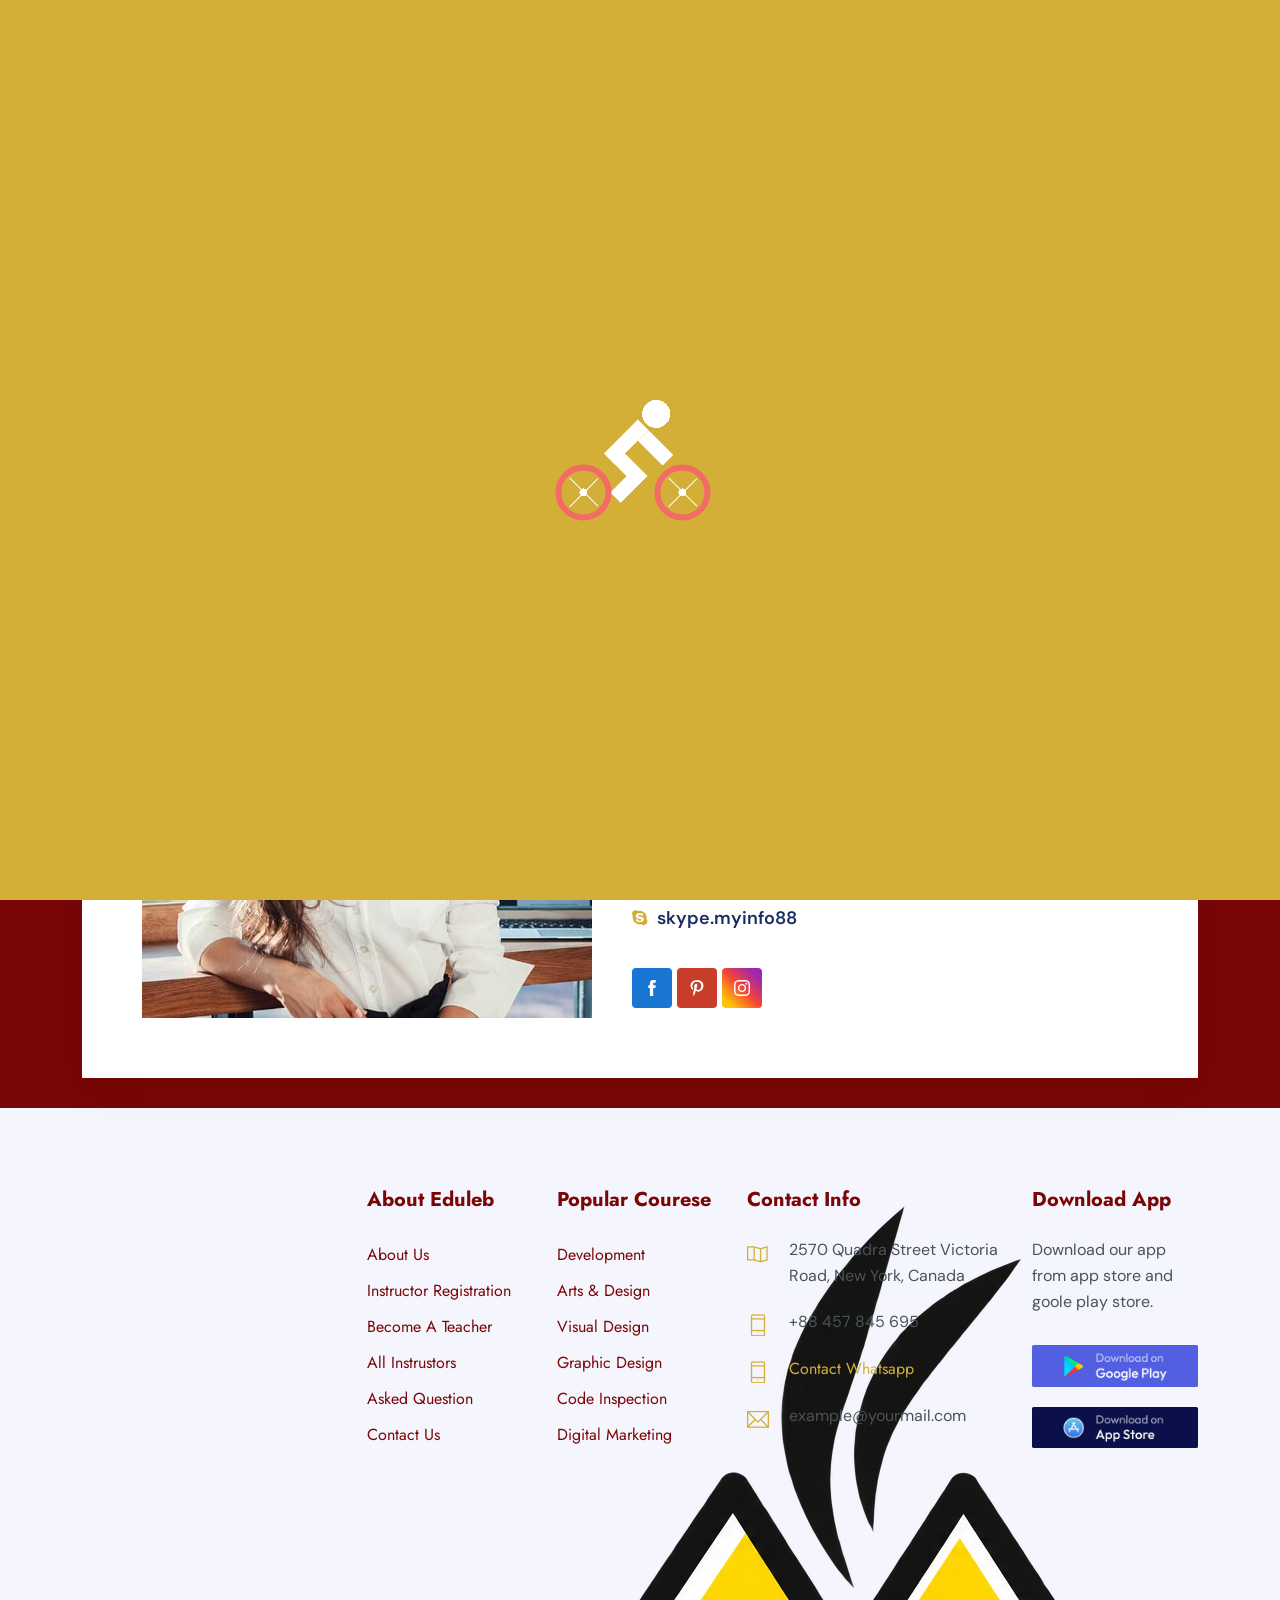
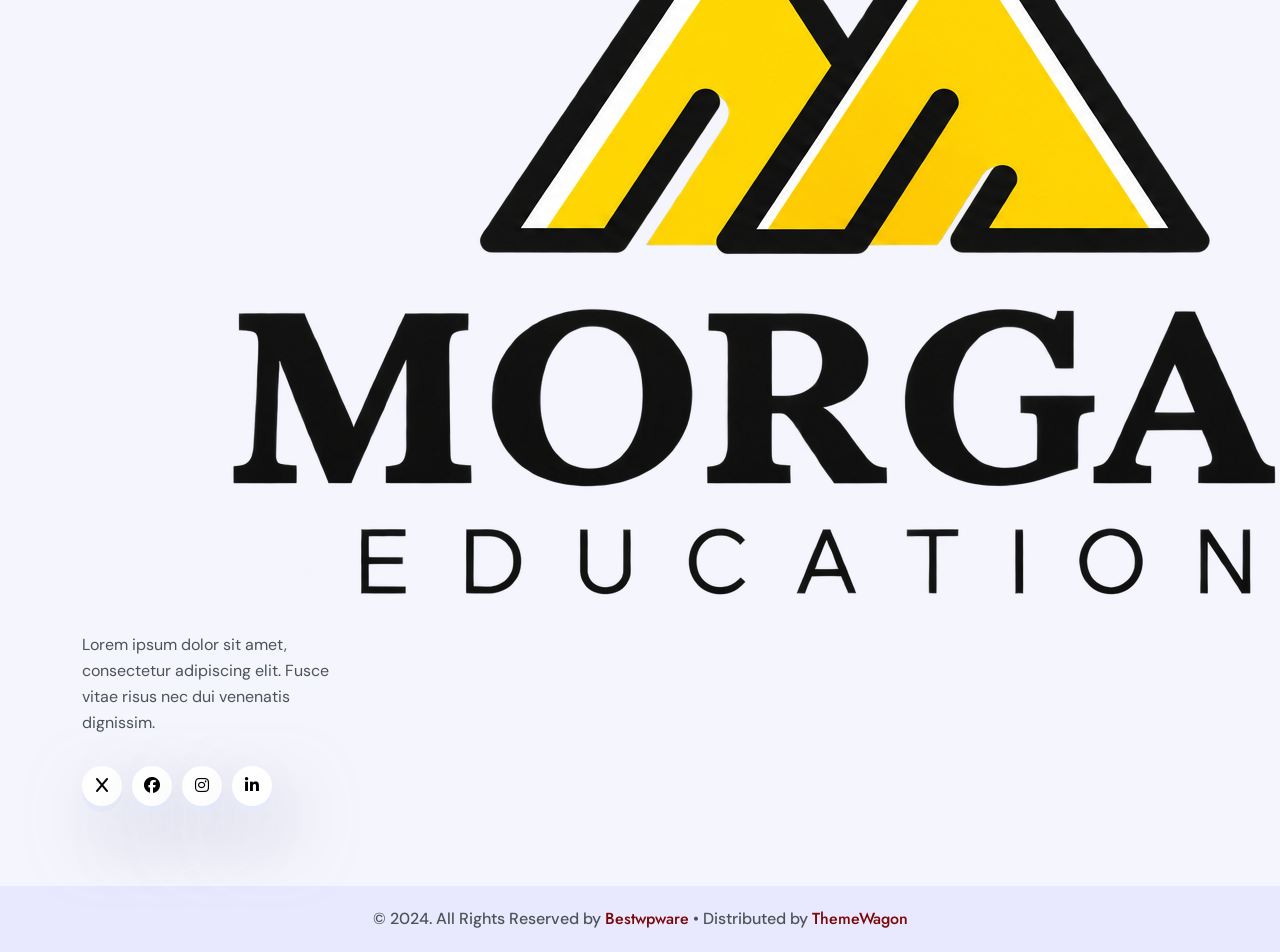
<file: ins_details.html>
<!DOCTYPE html>
<html lang="en">

	<head>
		<!-- Meta -->
		<meta charset="utf-8">
		<meta http-equiv="X-UA-Compatible" content="IE=edge">
		<meta name="viewport" content="width=device-width, initial-scale=1, shrink-to-fit=no">
		<!-- The above 3 meta tags *must* come first in the head; any other head content must come *after* these tags -->
		<meta name="description" content="Eduleb - Education HTML Template">
		<meta name="keywords" content="agency, business, corporate, creative, html5, modern, multipurpose, One Page, parallax, startup">		
		<!-- SITE TITLE -->
		<title>Eduleb - Education HTML Template</title>			
		<!-- Latest Bootstrap min CSS -->
		<link rel="stylesheet" href="assets/bootstrap/css/bootstrap.min.css">		
		<!-- Google Font -->
		<link href="https://fonts.googleapis.com/css2?family=DM+Sans:ital,opsz,wght@0,9..40,100..1000;1,9..40,100..1000&display=swap" rel="stylesheet">
		<link href="https://fonts.googleapis.com/css2?family=Jost:ital,wght@0,100..900;1,100..900&display=swap" rel="stylesheet">
		<!-- Font Awesome CSS -->
		<link rel="stylesheet" href="https://cdnjs.cloudflare.com/ajax/libs/font-awesome/6.5.2/css/all.min.css">
		<link rel="stylesheet" href="assets/fonts/font-awesome.min.css">
		<link rel="stylesheet" href="assets/fonts/themify-icons.css">
		<!--- owl carousel Css-->
		<link rel="stylesheet" href="assets/owlcarousel/css/owl.carousel.css">
		<link rel="stylesheet" href="assets/owlcarousel/css/owl.theme.css">	
		<!--jquery-simple-mobilemenu Css-->
        <link rel="stylesheet" href="assets/css/jquery-simple-mobilemenu.css">			
		<!-- MAGNIFIC CSS -->
		<link rel="stylesheet" href="assets/css/magnific-popup.css">		
		<!-- animate CSS -->
		<link rel="stylesheet" href="assets/css/animate.css">	
		<!-- Style CSS -->					
		<link rel="stylesheet" href="assets/css/style.css">					
		<!-- HTML5 shim and Respond.js IE8 support of HTML5 elements and media queries -->
		<!-- WARNING: Respond.js doesn't work if you view the page via file:// -->
		<!--[if lt IE 9]>
		  <script src="https://oss.maxcdn.com/html5shiv/3.7.2/html5shiv.min.js"></script>
		  <script src="https://oss.maxcdn.com/respond/1.4.2/respond.min.js"></script>
		<![endif]-->
	</head>
	
    <body data-spy="scroll" data-offset="80">

		<!-- START PRELOADER -->
		<div class="preloaders">
			<span class="loader"></span>
		</div>
		<!-- END PRELOADER -->		

		<!-- START NAVBAR -->  
		<div id="navigation" class="navbar-light bg-faded site-navigation">
			<div class="container-fluid">
				<div class="row">
					<div class="col-20 align-self-center">
						<div class="site-logo">
							<a href="index.html"><img src="assets/img/logo.png" alt=""></a>          				
						</div>
					</div><!--- END Col -->
					
					<div class="col-60 d-flex">
						<nav id="main-menu">
							<ul>
								<li class="menu-item-has-children"><a href="#">Home</a>
									<ul>										
										<li><a href="index.html">Home 01</a></li>
										<li><a href="index2.html">Home 02</a></li>
									</ul>
								</li>
								<li><a href="about.html">About</a></li>				  				  
								<li class="menu-item-has-children"><a href="course.html">Course</a>
									<ul>										
										<li><a href="course.html">Course</a></li>
										<li><a href="course_details.html">Course Details</a></li>
									</ul>
								</li>								
								<li class="menu-item-has-children"><a href="#">Pages</a>
									<ul>										
										<li><a href="instructor.html">Instructor</a></li>
										<li><a href="ins_details.html">Instructor Details</a></li>
										<li><a href="pricing.html">Pricing Plan</a></li>
										<li><a href="faq.html">Faq Page</a></li>			
										<li><a href="404.html">404</a></li>				
									</ul>
								</li>							
								<li class="menu-item-has-children"><a href="blog.html">Blog</a>
									<ul>										
										<li><a href="blog.html">Blog</a></li>
										<li><a href="blog_single.html">Blog Details</a></li>
									</ul>
								</li>							  
								<li><a href="contact.html">Contact</a></li>
							</ul>
						</nav>
					</div><!--- END Col -->
					
					<div class="col-20 d-none d-xl-block text-end align-self-center">
						<a href="#" class="header-btn">Sign In</a>
						<a href="contact.html" class="btn_one">Sign Up</a>
					</div><!--- END Col -->
					
					<ul class="mobile_menu">						
						<li><a href="#">Home</a>
							<ul class="sub-menu">										
								<li><a href="index.html">Home 01</a></li>
								<li><a href="index2.html">Home 02</a></li>						
							</ul>
						</li>	
						<li><a href="about.html">About</a></li>						
						<li><a href="#">Course</a>
							<ul class="sub-menu">										
								<li><a href="course.html">Course</a></li>
								<li><a href="course_details.html">Course Deails</a></li>									
							</ul>
						</li>
						<li><a href="#">Pages</a>
							<ul class="sub-menu">									
								<li><a href="instructor.html">Instructor</a></li>
								<li><a href="ins_details.html">Instructor Details</a></li>
								<li><a href="pricing.html">Pricing Plan</a></li>
								<li><a href="faq.html">Faq Page</a></li>			
								<li><a href="404.html">404</a></li>							
							</ul>
						</li>			
						<li><a href="blog.html">Blog</a>
							<ul class="sub-menu">										
								<li><a href="blog.html">Blog</a></li>
								<li><a href="blog_single.html">Blog Details</a></li>
							</ul>
						</li>						
						<li><a href="contact.html">Contact</a></li>
					</ul>			
				</div><!--- END ROW -->
			</div><!--- END CONTAINER -->
		</div> 	  
		<!-- END NAVBAR -->	

		<!-- START SECTION TOP -->
		<section class="section-top">
			<div class="container">
				<div class="col-lg-10 offset-lg-1 text-center">
					<div class="section-top-title wow fadeInRight" data-wow-duration="1s" data-wow-delay="0.3s" data-wow-offset="0">
						<h1>Instructor Details</h1>
						<ul>
							<li><a href="index.html">Home</a></li>
							<li> / instructor details</li>
						</ul>
					</div><!-- //.HERO-TEXT -->
				</div><!--- END COL -->
			</div><!--- END CONTAINER -->
		</section>	
		<!-- END SECTION TOP -->
		
	<!-- START AGENT PROFILE -->
	<section class="template_agent section-padding">
		<div class="container">
			<div class="row">
			  <div class="col-lg-12 col-sm-12 col-xs-12">
					<div class="single_agent">
						<div class="single_agent_image">
							<img src="assets/img/team/team1.jpg" class="img-fluid" alt=""/>
						</div>
						<div class="single_agent_content">
							<h4>Khela hobe ahy hay</h4>
							<h5>Science Instructor</h5>
							<p>Lorem Ipsum is simply dummy text of the printing and typesetting industry. Lorem Ipsum has been the industry's standard dummy text ever type book.</p>
							<ul>
								<li><i class="fa fa-envelope-o"></i>contact@gmail.com</li>
								<li><i class="fa fa-phone"></i>(+123) 425 857 954 148</li>
								<li><i class="fa fa-plane"></i>www.example.com</li>
								<li><i class="fa fa-skype"></i>skype.myinfo88</li>
							</ul>
						</div>
						<div class="agent_social">
							<ul class="list-inline">
								<li><a href="#" class="top_f_facebook"><img src="assets/img/fb.svg" alt="" /></a></li>
								<li><a href="#" class="top_f_facebook"><img src="assets/img/pn.svg" alt="" /></a></li>
								<li><a href="#" class="top_f_facebook"><img src="assets/img/ins.svg" alt="" /></a></li>
							</ul>
						</div>
					</div><!--- END SINGLE ITEM -->		
			  </div><!--- END COL -->				  
			</div><!--- END ROW -->
		</div><!--- END CONTAINER -->		
	</section>
	<!-- END AGENT PROFILE -->	
		
		<!-- START FOOTER -->
		<div class="footer section-padding">
			<div class="container">				
				<div class="row">						
					<div class="col-lg-3 col-sm-6 col-xs-12">
						<div class="single_footer">
							<a href="index.html"><img src="assets/img/logo.png" alt=""></a>         
							<p>Lorem ipsum dolor sit amet, consectetur adipiscing elit. Fusce vitae risus nec dui venenatis dignissim.</p>
							<div class="social_profile">
								<ul>
									<li><a class="f_facebook" href="#"><i class="fa-solid fa-x"></i></a></li>
									<li><a class="f_twitter" href="#"><i class="fa-brands fa-facebook-f"></i></a></li>
									<li><a class="f_instagram"href="#"><i class="fa-brands fa-instagram"></i></a></li>
									<li><a class="f_linkedin" href="#"><i class="fa-brands fa-linkedin-in"></i></a></li>
								</ul>
							</div>
						</div>			
					</div><!--- END COL -->						
					<div class="col-lg-2 col-sm-6 col-xs-12">
						<div class="single_footer">
							<h4>About Eduleb</h4>
							<ul>
								<li><a href="#">About us</a></li>
								<li><a href="#">Instructor Registration</a></li>
								<li><a href="#">Become A Teacher</a></li>
								<li><a href="#">All Instrustors</a></li>
								<li><a href="#">Asked Question</a></li>
								<li><a href="#">Contact us</a></li>
							</ul>
						</div>
					</div><!--- END COL -->	
					<div class="col-lg-2 col-sm-6 col-xs-12">
						<div class="single_footer">
							<h4>Popular Courese</h4>
							<ul>
								<li><a href="#">Development</a></li>
								<li><a href="#">Arts & design</a></li>
								<li><a href="#">Visual Design</a></li>
								<li><a href="#">Graphic Design</a></li>
								<li><a href="#">Code Inspection</a></li>						
								<li><a href="#">Digital Marketing</a></li>						
							</ul>
						</div>
					</div><!--- END COL -->
					<div class="col-lg-3 col-sm-6 col-xs-12">
						<div class="single_footer">
							<h4>Contact Info</h4>
							<div class="sf_contact">
								<span class="ti-map"></span>
								<p>2570 Quadra Street Victoria Road, New York, Canada</p>
							</div>
							<div class="sf_contact">
								<span class="ti-mobile"></span>
								<p>+88 457 845 695</p>
							</div>
							<div class="sf_contact">
								<span class="ti-mobile"></span>
								<p><a href="tel:+88457845695">Contact Whatsapp</a></p>
							</div>
							<div class="sf_contact">
								<span class="ti-email"></span>
								<p>example@yourmail.com</p>
							</div>
						</div>
					</div><!--- END COL -->						
					<div class="col-lg-2 col-sm-6 col-xs-12">
						<div class="single_footer">
							<h4>Download App</h4>
							<p>Download our app from app store and goole play store.</p>
							<a href="index.html"><img src="assets/img/google-play.jpg" class="foot_img" alt=""></a>  
							<a href="index.html"><img src="assets/img/app-store.jpg" class="foot_img" alt=""></a>  
						</div>
					</div><!--- END COL -->	
				</div><!--- END ROW -->					
			</div><!--- END CONTAINER -->
		</div>
		<!-- END FOOTER -->	

		<!-- START FOOTER COPYRIGHT -->	
		<div class="foot_copy">
			<div class="footer_copyright">
				<p>&copy; 2024. All Rights Reserved by <a href="https://bestwpware.com/">Bestwpware</a> • Distributed by <a href="https://themewagon.com">ThemeWagon</a></p>
			</div>	
		</div>
		<!-- END FOOTER COPYRIGHT -->	
	
	<!-- Latest jQuery -->
		<script src="assets/js/jquery-1.12.4.min.js"></script>
	<!-- Latest compiled and minified Bootstrap -->
		<script src="assets/bootstrap/js/bootstrap.min.js"></script>
	<!-- modernizer JS -->		
		<script src="assets/js/modernizr-2.8.3.min.js"></script>	
	<!-- jquery-simple-mobilemenu.min -->
		<script src="assets/js/jquery-simple-mobilemenu.js"></script>		
	<!-- owl-carousel min js  -->
		<script src="assets/owlcarousel/js/owl.carousel.min.js"></script>					
	<!-- magnific-popup js -->               
		<script src="assets/js/jquery.magnific-popup.min.js"></script>						
	<!-- countTo js -->
		<script src="assets/js/jquery.inview.min.js"></script>								
	<!-- scrolltopcontrol js -->
		<script src="assets/js/scrolltopcontrol.js"></script>			
	<!-- WOW - Reveal Animations When You Scroll -->
		<script src="assets/js/wow.min.js"></script>				
	<!-- scripts js -->
		<script src="assets/js/scripts.js"></script>
    </body>
</html>
</file>
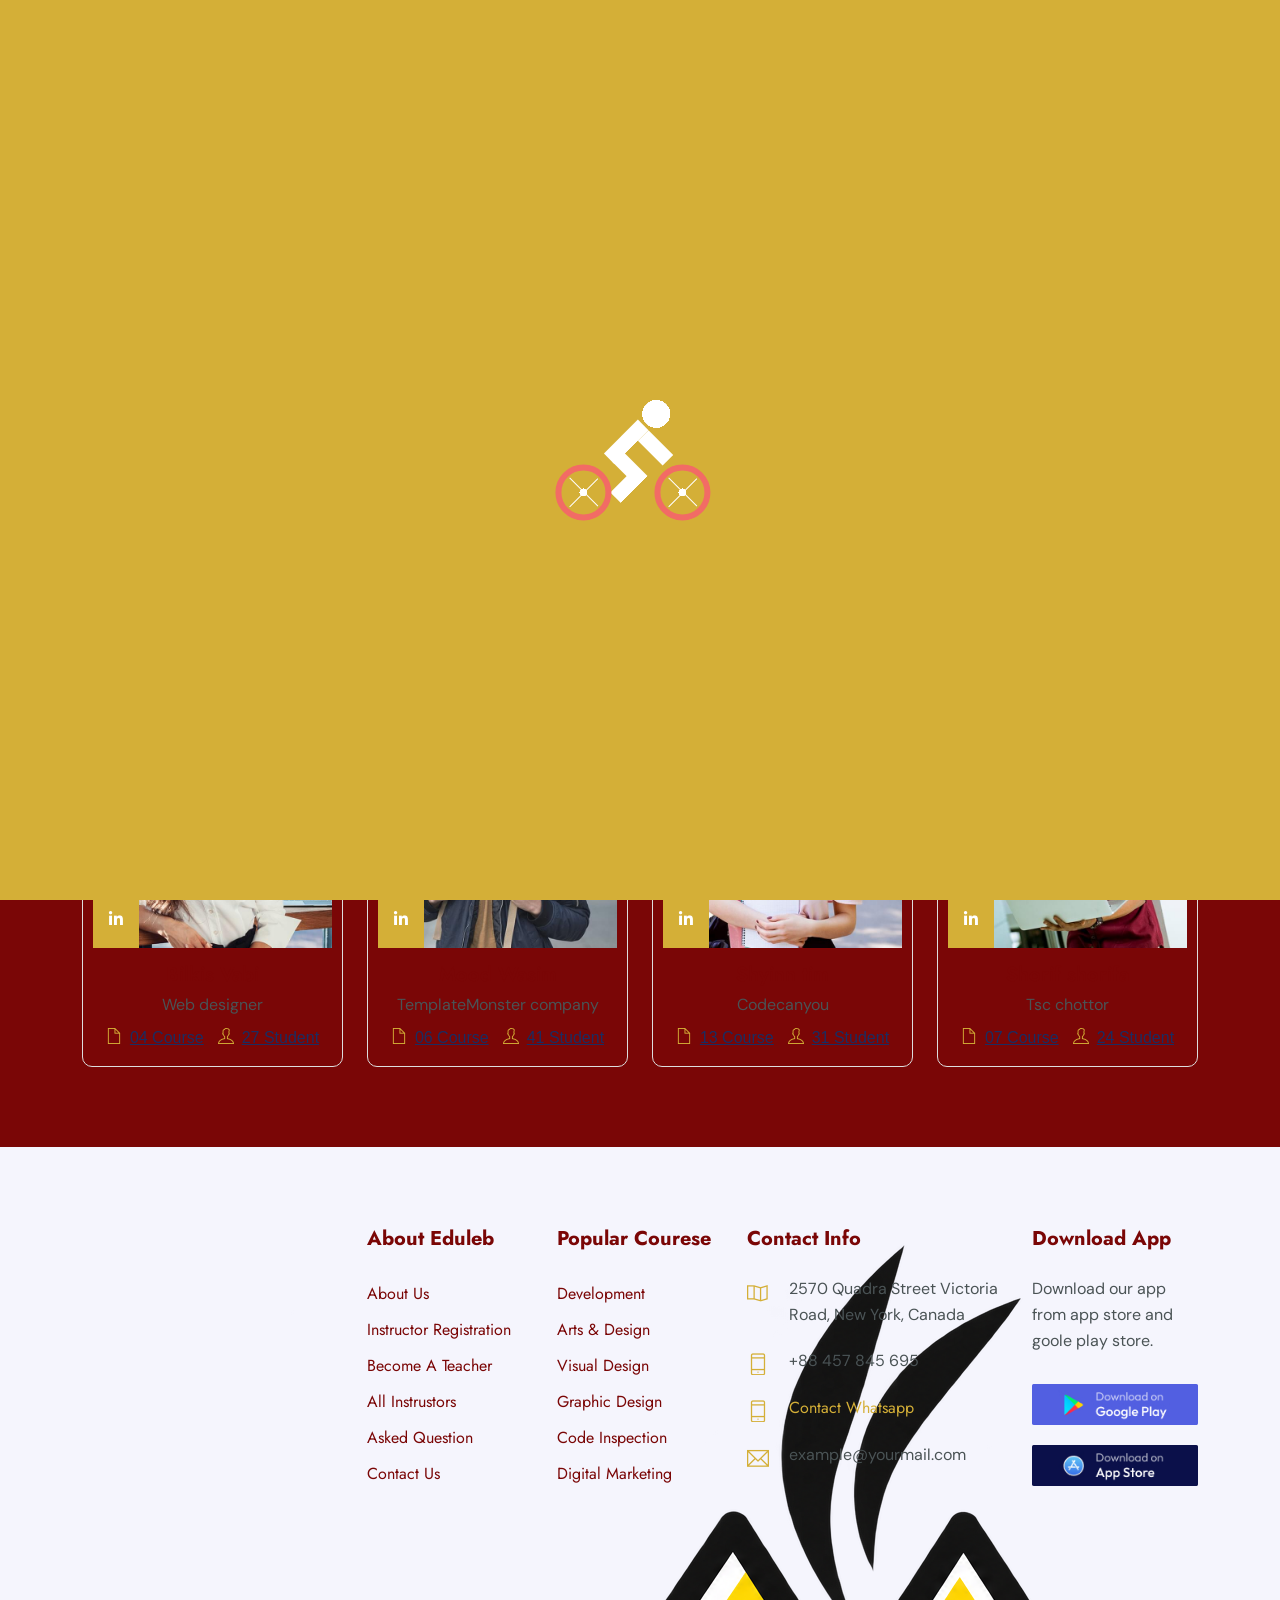
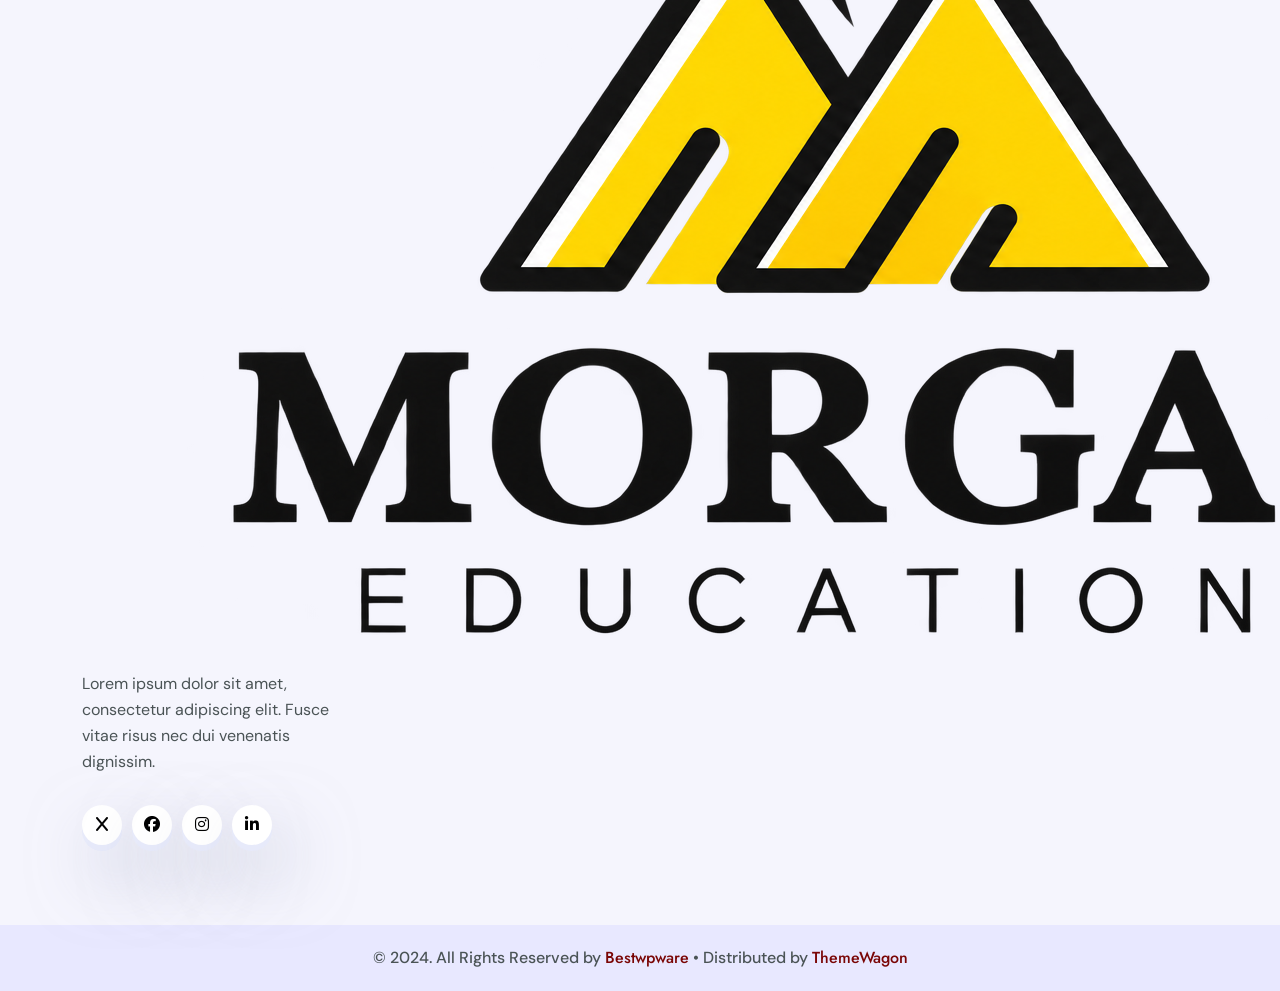
<file: instructor.html>
<!DOCTYPE html>
<html lang="en">

	<head>
		<!-- Meta -->
		<meta charset="utf-8">
		<meta http-equiv="X-UA-Compatible" content="IE=edge">
		<meta name="viewport" content="width=device-width, initial-scale=1, shrink-to-fit=no">
		<!-- The above 3 meta tags *must* come first in the head; any other head content must come *after* these tags -->
		<meta name="description" content="Eduleb - Education HTML Template">
		<meta name="keywords" content="agency, business, corporate, creative, html5, modern, multipurpose, One Page, parallax, startup">		
		<!-- SITE TITLE -->
		<title>Eduleb - Education HTML Template</title>			
		<!-- Latest Bootstrap min CSS -->
		<link rel="stylesheet" href="assets/bootstrap/css/bootstrap.min.css">		
		<!-- Google Font -->
		<link href="https://fonts.googleapis.com/css2?family=DM+Sans:ital,opsz,wght@0,9..40,100..1000;1,9..40,100..1000&display=swap" rel="stylesheet">
		<link href="https://fonts.googleapis.com/css2?family=Jost:ital,wght@0,100..900;1,100..900&display=swap" rel="stylesheet">
		<!-- Font Awesome CSS -->
		<link rel="stylesheet" href="https://cdnjs.cloudflare.com/ajax/libs/font-awesome/6.5.2/css/all.min.css">
		<link rel="stylesheet" href="assets/fonts/font-awesome.min.css">
		<link rel="stylesheet" href="assets/fonts/themify-icons.css">
		<!--- owl carousel Css-->
		<link rel="stylesheet" href="assets/owlcarousel/css/owl.carousel.css">
		<link rel="stylesheet" href="assets/owlcarousel/css/owl.theme.css">	
		<!--jquery-simple-mobilemenu Css-->
        <link rel="stylesheet" href="assets/css/jquery-simple-mobilemenu.css">			
		<!-- MAGNIFIC CSS -->
		<link rel="stylesheet" href="assets/css/magnific-popup.css">		
		<!-- animate CSS -->
		<link rel="stylesheet" href="assets/css/animate.css">	
		<!-- Style CSS -->					
		<link rel="stylesheet" href="assets/css/style.css">					
		<!-- HTML5 shim and Respond.js IE8 support of HTML5 elements and media queries -->
		<!-- WARNING: Respond.js doesn't work if you view the page via file:// -->
		<!--[if lt IE 9]>
		  <script src="https://oss.maxcdn.com/html5shiv/3.7.2/html5shiv.min.js"></script>
		  <script src="https://oss.maxcdn.com/respond/1.4.2/respond.min.js"></script>
		<![endif]-->
	</head>
	
    <body data-spy="scroll" data-offset="80">

		<!-- START PRELOADER -->
		<div class="preloaders">
			<span class="loader"></span>
		</div>
		<!-- END PRELOADER -->		

		<!-- START NAVBAR -->  
		<div id="navigation" class="navbar-light bg-faded site-navigation">
			<div class="container-fluid">
				<div class="row">
					<div class="col-20 align-self-center">
						<div class="site-logo">
							<a href="index.html"><img src="assets/img/logo.png" alt=""></a>          				
						</div>
					</div><!--- END Col -->
					
					<div class="col-60 d-flex">
						<nav id="main-menu">
							<ul>
								<li class="menu-item-has-children"><a href="#">Home</a>
									<ul>										
										<li><a href="index.html">Home 01</a></li>
										<li><a href="index2.html">Home 02</a></li>
									</ul>
								</li>
								<li><a href="about.html">About</a></li>				  				  
								<li class="menu-item-has-children"><a href="course.html">Course</a>
									<ul>										
										<li><a href="course.html">Course</a></li>
										<li><a href="course_details.html">Course Details</a></li>
									</ul>
								</li>								
								<li class="menu-item-has-children"><a href="#">Pages</a>
									<ul>										
										<li><a href="instructor.html">Instructor</a></li>
										<li><a href="ins_details.html">Instructor Details</a></li>
										<li><a href="pricing.html">Pricing Plan</a></li>
										<li><a href="faq.html">Faq Page</a></li>			
										<li><a href="404.html">404</a></li>				
									</ul>
								</li>							
								<li class="menu-item-has-children"><a href="blog.html">Blog</a>
									<ul>										
										<li><a href="blog.html">Blog</a></li>
										<li><a href="blog_single.html">Blog Details</a></li>
									</ul>
								</li>							  
								<li><a href="contact.html">Contact</a></li>
							</ul>
						</nav>
					</div><!--- END Col -->
					
					<div class="col-20 d-none d-xl-block text-end align-self-center">
						<a href="#" class="header-btn">Sign In</a>
						<a href="contact.html" class="btn_one">Sign Up</a>
					</div><!--- END Col -->
					
					<ul class="mobile_menu">						
						<li><a href="#">Home</a>
							<ul class="sub-menu">										
								<li><a href="index.html">Home 01</a></li>
								<li><a href="index2.html">Home 02</a></li>						
							</ul>
						</li>	
						<li><a href="about.html">About</a></li>						
						<li><a href="#">Course</a>
							<ul class="sub-menu">										
								<li><a href="course.html">Course</a></li>
								<li><a href="course_details.html">Course Deails</a></li>									
							</ul>
						</li>
						<li><a href="#">Pages</a>
							<ul class="sub-menu">									
								<li><a href="instructor.html">Instructor</a></li>
								<li><a href="ins_details.html">Instructor Details</a></li>
								<li><a href="pricing.html">Pricing Plan</a></li>
								<li><a href="faq.html">Faq Page</a></li>			
								<li><a href="404.html">404</a></li>							
							</ul>
						</li>			
						<li><a href="blog.html">Blog</a>
							<ul class="sub-menu">										
								<li><a href="blog.html">Blog</a></li>
								<li><a href="blog_single.html">Blog Details</a></li>
							</ul>
						</li>						
						<li><a href="contact.html">Contact</a></li>
					</ul>			
				</div><!--- END ROW -->
			</div><!--- END CONTAINER -->
		</div> 	  
		<!-- END NAVBAR -->	

		<!-- START SECTION TOP -->
		<section class="section-top">
			<div class="container">
				<div class="col-lg-10 offset-lg-1 text-center">
					<div class="section-top-title wow fadeInRight" data-wow-duration="1s" data-wow-delay="0.3s" data-wow-offset="0">
						<h1>Our instructor</h1>
						<ul>
							<li><a href="index.html">Home</a></li>
							<li> / instructor</li>
						</ul>
					</div><!-- //.HERO-TEXT -->
				</div><!--- END COL -->
			</div><!--- END CONTAINER -->
		</section>	
		<!-- END SECTION TOP -->
		
		<!-- START TEAM -->
		<section class="team_area section-padding">
			<div class="container">									
				<div class="section-title text-center">
					<h2>Meet our Instructors</h2>
					<p>We offer a brand new approach to the most basic learning paradigms. Choose from a wide range of learning options and gain new skills! Our school is know.</p>
				</div>						
				<div class="row">													
					<div class="col-lg-3 col-sm-6 col-xs-12 wow fadeInUp" data-wow-duration="1s" data-wow-delay="0.1s" data-wow-offset="0">
						<div class="our-team">
							<div class="team-content">
								<a href="#"><img src="assets/img/team/team1.jpg" alt=""></a>
								<ul class="social-links">
									<li><a href="#"><i class="fa-solid fa-x"></i></a></li>
									<li><a href="#"><i class="fa-brands fa-facebook-f"></i></a></li>
									<li><a href="#"><i class="fa-brands fa-linkedin-in"></i></a></li>
								</ul>
							</div>
							<div class="team-prof">
								<h3>Bilkis Vabi</h3>
								<span>Web designer</span>
							</div>
							<div class="sth_det2">
								<span class="ti-file"> <u>04 Course</u></span>
								<span class="ti-user"> <u>27 Student</u></span>
							</div>									
						</div>
					</div><!--- END COL -->										
					<div class="col-lg-3 col-sm-6 col-xs-12 wow fadeInUp" data-wow-duration="1s" data-wow-delay="0.1s" data-wow-offset="0">
						<div class="our-team">
							<div class="team-content">
								<a href="#"><img src="assets/img/team/team2.jpg" alt=""></a>
								<ul class="social-links">
									<li><a href="#"><i class="fa-solid fa-x"></i></a></li>
									<li><a href="#"><i class="fa-brands fa-facebook-f"></i></a></li>
									<li><a href="#"><i class="fa-brands fa-linkedin-in"></i></a></li>
								</ul>
							</div>
							<div class="team-prof">
								<h3>Mood Wasim</h3>
								<span>TemplateMonster company</span>
							</div>
							<div class="sth_det2">
								<span class="ti-file"> <u>06 Course</u></span>
								<span class="ti-user"> <u>41 Student</u></span>
							</div>							
						</div>
					</div><!--- END COL -->										
					<div class="col-lg-3 col-sm-6 col-xs-12 wow fadeInUp" data-wow-duration="1s" data-wow-delay="0.1s" data-wow-offset="0">
						<div class="our-team">
							<div class="team-content">
								<a href="#"><img src="assets/img/team/team3.jpg" alt=""></a>
								<ul class="social-links">
									<li><a href="#"><i class="fa-solid fa-x"></i></a></li>
									<li><a href="#"><i class="fa-brands fa-facebook-f"></i></a></li>
									<li><a href="#"><i class="fa-brands fa-linkedin-in"></i></a></li>
								</ul>
							</div>
							<div class="team-prof">
								<h3>Shyinn tim</h3>
								<span>Codecanyou</span>
							</div>
							<div class="sth_det2">
								<span class="ti-file"> <u>13 Course</u></span>
								<span class="ti-user"> <u>31 Student</u></span>
							</div>
						</div>
					</div><!--- END COL -->										
					<div class="col-lg-3 col-sm-6 col-xs-12 wow fadeInUp" data-wow-duration="1s" data-wow-delay="0.1s" data-wow-offset="0">
						<div class="our-team">
							<div class="team-content">
								<a href="#"><img src="assets/img/team/team4.jpg" alt=""></a>
								<ul class="social-links">
									<li><a href="#"><i class="fa-solid fa-x"></i></a></li>
									<li><a href="#"><i class="fa-brands fa-facebook-f"></i></a></li>
									<li><a href="#"><i class="fa-brands fa-linkedin-in"></i></a></li>
								</ul>
							</div>
							<div class="team-prof">
								<h3>Shorif shorifa</h3>
								<span>Tsc chottor</span>
							</div>
							<div class="sth_det2">
								<span class="ti-file"> <u>07 Course</u></span>
								<span class="ti-user"> <u>24 Student</u></span>
							</div>
						</div>
					</div><!--- END COL -->							  
				</div><!--- END ROW -->
			</div><!--- END CONTAINER -->
		</section>
		<!-- END TEAM -->	
		
		<!-- START FOOTER -->
		<div class="footer section-padding">
			<div class="container">				
				<div class="row">						
					<div class="col-lg-3 col-sm-6 col-xs-12">
						<div class="single_footer">
							<a href="index.html"><img src="assets/img/logo.png" alt=""></a>         
							<p>Lorem ipsum dolor sit amet, consectetur adipiscing elit. Fusce vitae risus nec dui venenatis dignissim.</p>
							<div class="social_profile">
								<ul>
									<li><a class="f_facebook" href="#"><i class="fa-solid fa-x"></i></a></li>
									<li><a class="f_twitter" href="#"><i class="fa-brands fa-facebook-f"></i></a></li>
									<li><a class="f_instagram"href="#"><i class="fa-brands fa-instagram"></i></a></li>
									<li><a class="f_linkedin" href="#"><i class="fa-brands fa-linkedin-in"></i></a></li>
								</ul>
							</div>
						</div>			
					</div><!--- END COL -->						
					<div class="col-lg-2 col-sm-6 col-xs-12">
						<div class="single_footer">
							<h4>About Eduleb</h4>
							<ul>
								<li><a href="#">About us</a></li>
								<li><a href="#">Instructor Registration</a></li>
								<li><a href="#">Become A Teacher</a></li>
								<li><a href="#">All Instrustors</a></li>
								<li><a href="#">Asked Question</a></li>
								<li><a href="#">Contact us</a></li>
							</ul>
						</div>
					</div><!--- END COL -->	
					<div class="col-lg-2 col-sm-6 col-xs-12">
						<div class="single_footer">
							<h4>Popular Courese</h4>
							<ul>
								<li><a href="#">Development</a></li>
								<li><a href="#">Arts & design</a></li>
								<li><a href="#">Visual Design</a></li>
								<li><a href="#">Graphic Design</a></li>
								<li><a href="#">Code Inspection</a></li>						
								<li><a href="#">Digital Marketing</a></li>						
							</ul>
						</div>
					</div><!--- END COL -->
					<div class="col-lg-3 col-sm-6 col-xs-12">
						<div class="single_footer">
							<h4>Contact Info</h4>
							<div class="sf_contact">
								<span class="ti-map"></span>
								<p>2570 Quadra Street Victoria Road, New York, Canada</p>
							</div>
							<div class="sf_contact">
								<span class="ti-mobile"></span>
								<p>+88 457 845 695</p>
							</div>
							<div class="sf_contact">
								<span class="ti-mobile"></span>
								<p><a href="tel:+88457845695">Contact Whatsapp</a></p>
							</div>
							<div class="sf_contact">
								<span class="ti-email"></span>
								<p>example@yourmail.com</p>
							</div>
						</div>
					</div><!--- END COL -->						
					<div class="col-lg-2 col-sm-6 col-xs-12">
						<div class="single_footer">
							<h4>Download App</h4>
							<p>Download our app from app store and goole play store.</p>
							<a href="index.html"><img src="assets/img/google-play.jpg" class="foot_img" alt=""></a>  
							<a href="index.html"><img src="assets/img/app-store.jpg" class="foot_img" alt=""></a>  
						</div>
					</div><!--- END COL -->	
				</div><!--- END ROW -->					
			</div><!--- END CONTAINER -->
		</div>
		<!-- END FOOTER -->	

		<!-- START FOOTER COPYRIGHT -->	
		<div class="foot_copy">
			<div class="footer_copyright">
				<p>&copy; 2024. All Rights Reserved by <a href="https://bestwpware.com/">Bestwpware</a> • Distributed by <a href="https://themewagon.com">ThemeWagon</a></p>
			</div>	
		</div>
		<!-- END FOOTER COPYRIGHT -->	
	
	<!-- Latest jQuery -->
		<script src="assets/js/jquery-1.12.4.min.js"></script>
	<!-- Latest compiled and minified Bootstrap -->
		<script src="assets/bootstrap/js/bootstrap.min.js"></script>
	<!-- modernizer JS -->		
		<script src="assets/js/modernizr-2.8.3.min.js"></script>	
	<!-- jquery-simple-mobilemenu.min -->
		<script src="assets/js/jquery-simple-mobilemenu.js"></script>		
	<!-- owl-carousel min js  -->
		<script src="assets/owlcarousel/js/owl.carousel.min.js"></script>					
	<!-- magnific-popup js -->               
		<script src="assets/js/jquery.magnific-popup.min.js"></script>						
	<!-- countTo js -->
		<script src="assets/js/jquery.inview.min.js"></script>								
	<!-- scrolltopcontrol js -->
		<script src="assets/js/scrolltopcontrol.js"></script>			
	<!-- WOW - Reveal Animations When You Scroll -->
		<script src="assets/js/wow.min.js"></script>				
	<!-- scripts js -->
		<script src="assets/js/scripts.js"></script>
    </body>
</html>
</file>
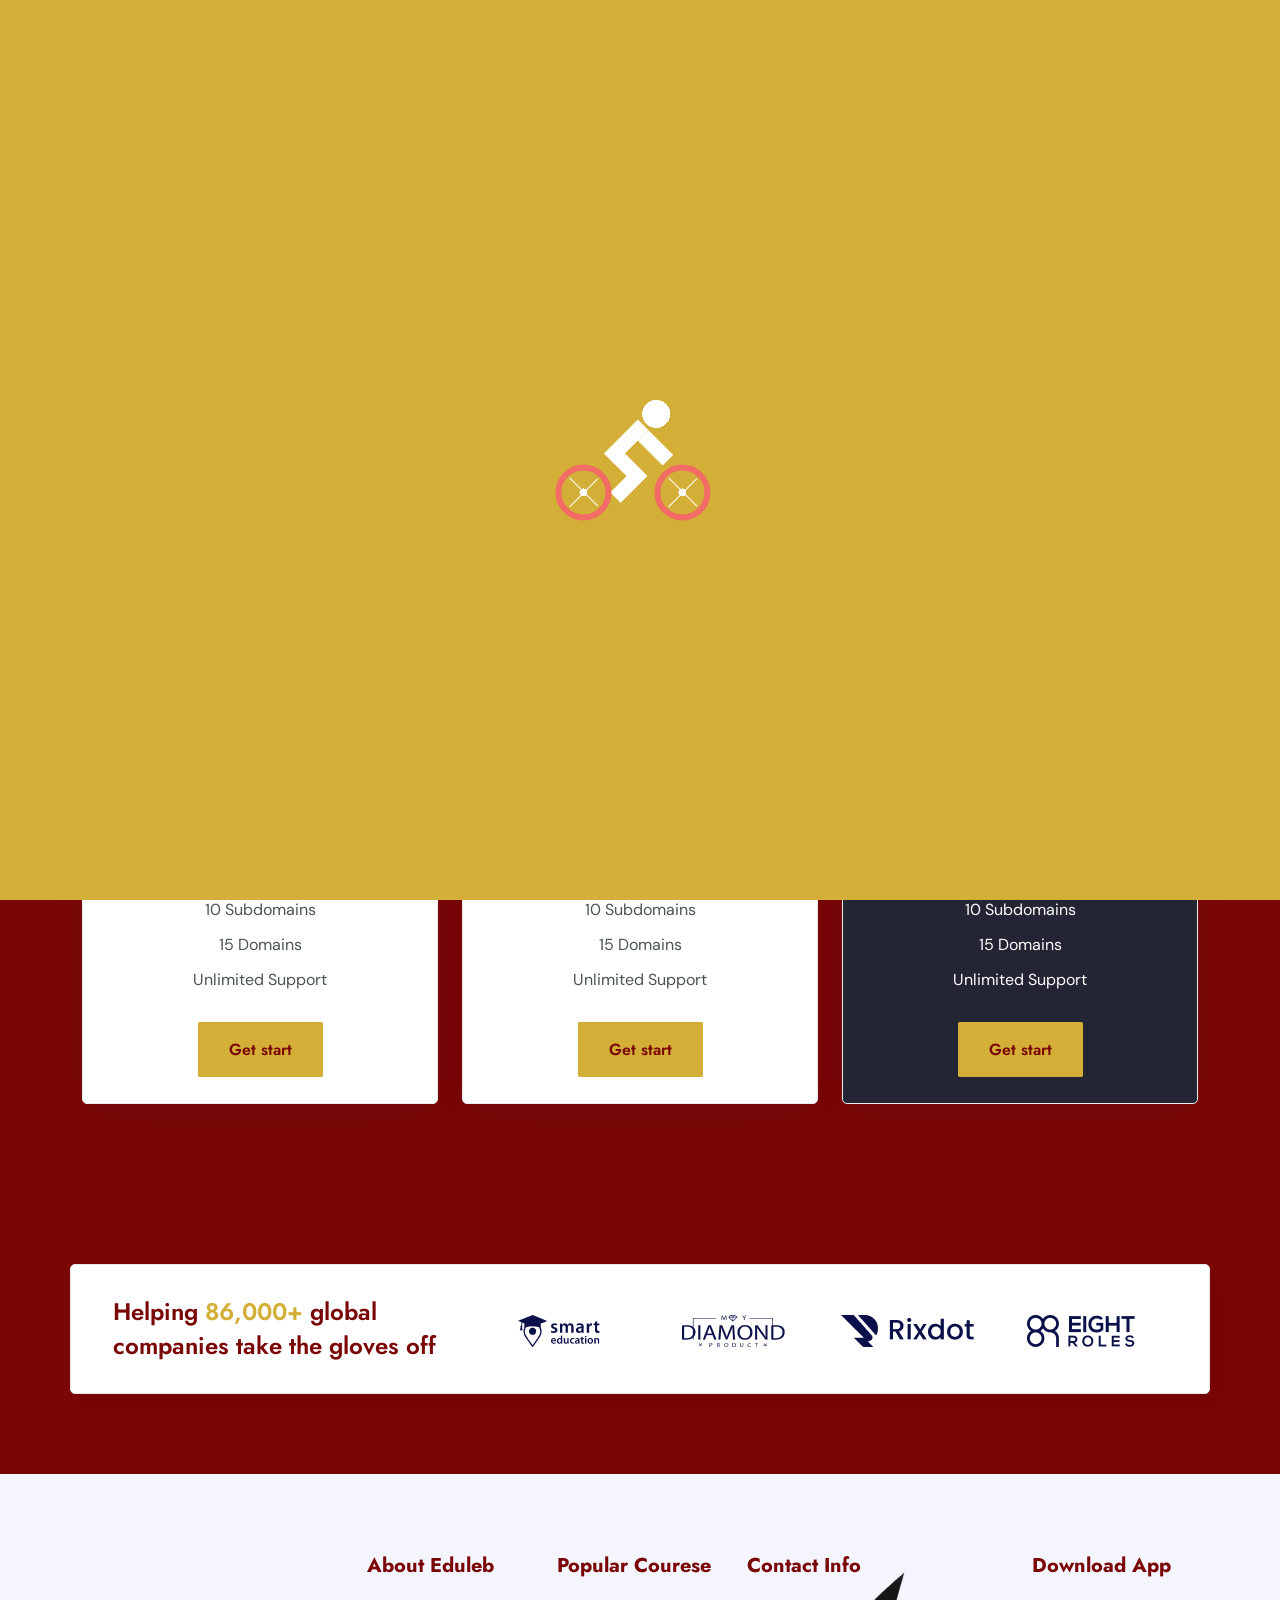
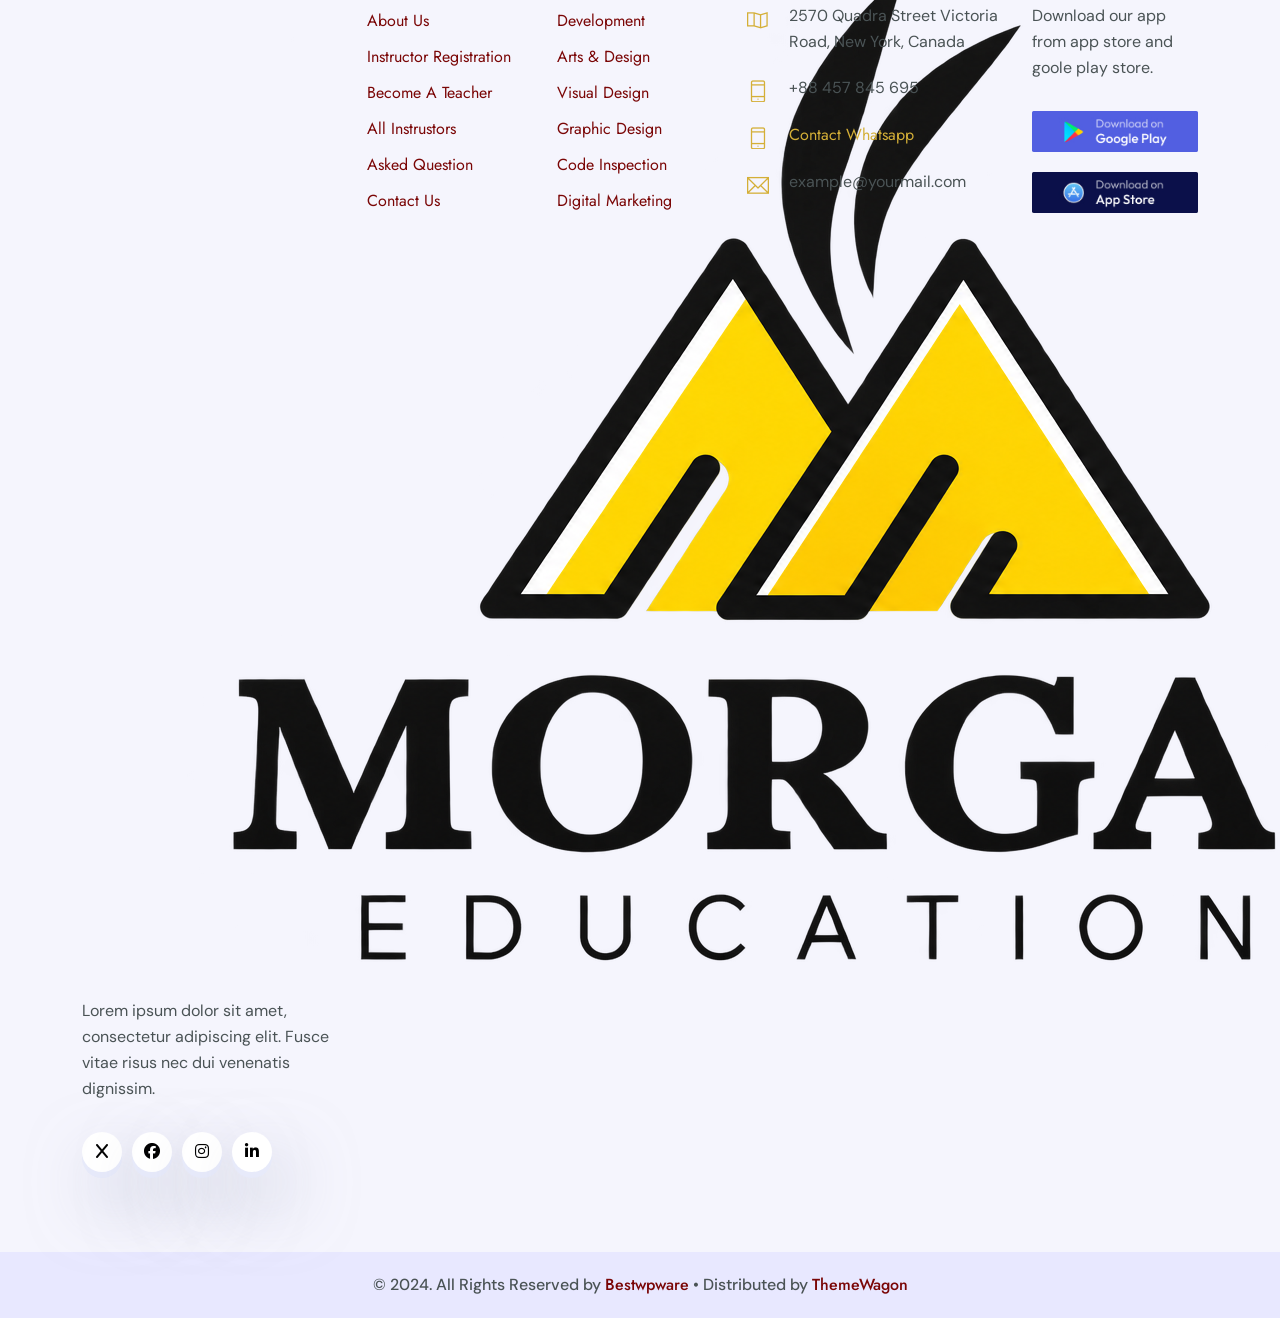
<file: pricing.html>
<!DOCTYPE html>
<html lang="en">

	<head>
		<!-- Meta -->
		<meta charset="utf-8">
		<meta http-equiv="X-UA-Compatible" content="IE=edge">
		<meta name="viewport" content="width=device-width, initial-scale=1, shrink-to-fit=no">
		<!-- The above 3 meta tags *must* come first in the head; any other head content must come *after* these tags -->
		<meta name="description" content="Eduleb - Education HTML Template">
		<meta name="keywords" content="agency, business, corporate, creative, html5, modern, multipurpose, One Page, parallax, startup">		
		<!-- SITE TITLE -->
		<title>Eduleb - Education HTML Template</title>			
		<!-- Latest Bootstrap min CSS -->
		<link rel="stylesheet" href="assets/bootstrap/css/bootstrap.min.css">		
		<!-- Google Font -->
		<link href="https://fonts.googleapis.com/css2?family=DM+Sans:ital,opsz,wght@0,9..40,100..1000;1,9..40,100..1000&display=swap" rel="stylesheet">
		<link href="https://fonts.googleapis.com/css2?family=Jost:ital,wght@0,100..900;1,100..900&display=swap" rel="stylesheet">
		<!-- Font Awesome CSS -->
		<link rel="stylesheet" href="https://cdnjs.cloudflare.com/ajax/libs/font-awesome/6.5.2/css/all.min.css">
		<link rel="stylesheet" href="assets/fonts/font-awesome.min.css">
		<link rel="stylesheet" href="assets/fonts/themify-icons.css">
		<!--- owl carousel Css-->
		<link rel="stylesheet" href="assets/owlcarousel/css/owl.carousel.css">
		<link rel="stylesheet" href="assets/owlcarousel/css/owl.theme.css">	
		<!--jquery-simple-mobilemenu Css-->
        <link rel="stylesheet" href="assets/css/jquery-simple-mobilemenu.css">			
		<!-- MAGNIFIC CSS -->
		<link rel="stylesheet" href="assets/css/magnific-popup.css">		
		<!-- animate CSS -->
		<link rel="stylesheet" href="assets/css/animate.css">	
		<!-- Style CSS -->					
		<link rel="stylesheet" href="assets/css/style.css">					
		<!-- HTML5 shim and Respond.js IE8 support of HTML5 elements and media queries -->
		<!-- WARNING: Respond.js doesn't work if you view the page via file:// -->
		<!--[if lt IE 9]>
		  <script src="https://oss.maxcdn.com/html5shiv/3.7.2/html5shiv.min.js"></script>
		  <script src="https://oss.maxcdn.com/respond/1.4.2/respond.min.js"></script>
		<![endif]-->
	</head>
	
    <body data-spy="scroll" data-offset="80">

		<!-- START PRELOADER -->
		<div class="preloaders">
			<span class="loader"></span>
		</div>
		<!-- END PRELOADER -->		

		<!-- START NAVBAR -->  
		<div id="navigation" class="navbar-light bg-faded site-navigation">
			<div class="container-fluid">
				<div class="row">
					<div class="col-20 align-self-center">
						<div class="site-logo">
							<a href="index.html"><img src="assets/img/logo.png" alt=""></a>          				
						</div>
					</div><!--- END Col -->
					
					<div class="col-60 d-flex">
						<nav id="main-menu">
							<ul>
								<li class="menu-item-has-children"><a href="#">Home</a>
									<ul>										
										<li><a href="index.html">Home 01</a></li>
										<li><a href="index2.html">Home 02</a></li>
									</ul>
								</li>
								<li><a href="about.html">About</a></li>				  				  
								<li class="menu-item-has-children"><a href="course.html">Course</a>
									<ul>										
										<li><a href="course.html">Course</a></li>
										<li><a href="course_details.html">Course Details</a></li>
									</ul>
								</li>								
								<li class="menu-item-has-children"><a href="#">Pages</a>
									<ul>										
										<li><a href="instructor.html">Instructor</a></li>
										<li><a href="ins_details.html">Instructor Details</a></li>
										<li><a href="pricing.html">Pricing Plan</a></li>
										<li><a href="faq.html">Faq Page</a></li>			
										<li><a href="404.html">404</a></li>				
									</ul>
								</li>							
								<li class="menu-item-has-children"><a href="blog.html">Blog</a>
									<ul>										
										<li><a href="blog.html">Blog</a></li>
										<li><a href="blog_single.html">Blog Details</a></li>
									</ul>
								</li>							  
								<li><a href="contact.html">Contact</a></li>
							</ul>
						</nav>
					</div><!--- END Col -->
					
					<div class="col-20 d-none d-xl-block text-end align-self-center">
						<a href="#" class="header-btn">Sign In</a>
						<a href="contact.html" class="btn_one">Sign Up</a>
					</div><!--- END Col -->
					
					<ul class="mobile_menu">						
						<li><a href="#">Home</a>
							<ul class="sub-menu">										
								<li><a href="index.html">Home 01</a></li>
								<li><a href="index2.html">Home 02</a></li>						
							</ul>
						</li>	
						<li><a href="about.html">About</a></li>						
						<li><a href="#">Course</a>
							<ul class="sub-menu">										
								<li><a href="course.html">Course</a></li>
								<li><a href="course_details.html">Course Deails</a></li>									
							</ul>
						</li>
						<li><a href="#">Pages</a>
							<ul class="sub-menu">									
								<li><a href="instructor.html">Instructor</a></li>
								<li><a href="ins_details.html">Instructor Details</a></li>
								<li><a href="pricing.html">Pricing Plan</a></li>
								<li><a href="faq.html">Faq Page</a></li>			
								<li><a href="404.html">404</a></li>							
							</ul>
						</li>			
						<li><a href="blog.html">Blog</a>
							<ul class="sub-menu">										
								<li><a href="blog.html">Blog</a></li>
								<li><a href="blog_single.html">Blog Details</a></li>
							</ul>
						</li>						
						<li><a href="contact.html">Contact</a></li>
					</ul>			
				</div><!--- END ROW -->
			</div><!--- END CONTAINER -->
		</div> 	  
		<!-- END NAVBAR -->		

		<!-- START SECTION TOP -->
		<section class="section-top">
			<div class="container">
				<div class="col-lg-10 offset-lg-1 text-center">
					<div class="section-top-title wow fadeInRight" data-wow-duration="1s" data-wow-delay="0.3s" data-wow-offset="0">
						<h1>Pricing Plan</h1>
						<ul>
							<li><a href="index.html">Home</a></li>
							<li> / Pricing</li>
						</ul>
					</div><!-- //.HERO-TEXT -->
				</div><!--- END COL -->
			</div><!--- END CONTAINER -->
		</section>	
		<!-- END SECTION TOP -->
		
		<!-- START PRICING -->
		<section id="pricing" class="pricing-content section-padding">
			<div class="container">										
				<div class="row text-center">									
					<div class="col-lg-4 col-sm-4 col-xs-12 wow fadeInUp" data-wow-duration="1s" data-wow-delay="0.1s" data-wow-offset="0">
						<div class="single-pricing">
							<div class="price-head">								
								<h2>Starter</h2>
								<span></span>
								<span></span>
								<span></span>
								<span></span>
								<span></span>
								<span></span>
							</div>
							<h1 class="price">$29</h1>
							<h5>Monthly</h5>
							<ul>
								<li>15 website</li>
								<li>50GB Disk Space</li>
								<li>50 Email Accounts</li>
								<li>50GB Monthly Bandwidth</li>
								<li>10 Subdomains</li>
								<li>15 Domains</li>
								<li>Unlimited Support</li>
							</ul>
							<a class="btn_one" href="#">Get start</a>
						</div>
					</div><!--- END COL -->	
					<div class="col-lg-4 col-sm-4 col-xs-12 wow fadeInUp" data-wow-duration="1s" data-wow-delay="0.2s" data-wow-offset="0">
						<div class="single-pricing">
							<div class="price-head">								
								<h2>popular</h2>
								<span></span>
								<span></span>
								<span></span>
								<span></span>
								<span></span>
								<span></span>
							</div>
							<h1 class="price">$49</h1>
							<h5>Monthly</h5>
							<ul>
								<li>15 website</li>
								<li>50GB Disk Space</li>
								<li>50 Email Accounts</li>
								<li>50GB Monthly Bandwidth</li>
								<li>10 Subdomains</li>
								<li>15 Domains</li>
								<li>Unlimited Support</li>
							</ul>
							<a class="btn_one" href="#">Get start</a>
						</div>
					</div><!--- END COL -->	
					<div class="col-lg-4 col-sm-4 col-xs-12 wow fadeInUp" data-wow-duration="1s" data-wow-delay="0.3s" data-wow-offset="0">
						<div class="single-pricing single-pricing-white">
							<div class="price-head">								
								<h2>Advance</h2>
								<span></span>
								<span></span>
								<span></span>
								<span></span>
								<span></span>
								<span></span>
							</div>
							<span class="price-label">Best</span>
							<h1 class="price">$69</h1>
							<h5>Monthly</h5>
							<ul>
								<li>15 website</li>
								<li>50GB Disk Space</li>
								<li>50 Email Accounts</li>
								<li>50GB Monthly Bandwidth</li>
								<li>10 Subdomains</li>
								<li>15 Domains</li>
								<li>Unlimited Support</li>
							</ul>
							<a class="btn_one" href="#">Get start</a>
						</div>
					</div><!--- END COL -->			  
				</div><!--- END ROW -->
			</div><!--- END CONTAINER -->
		</section>
		<!-- END PRICING -->

		<!-- START COMPANY PARTNER LOGO  -->
		<div class="partner-logo section-padding">
			<div class="container">
				<div class="row part_bg">
					<div class="col-lg-4 col-sm-4 col-xs-12">
						<div class="partner_title">
							<h3>Helping <span>86,000+</span> global companies take the gloves off </h3>
						</div>					
					</div><!-- END COL  -->
					<div class="col-lg-8 col-sm-8 col-xs-12 text-center">
						<div class="partner">
							<a href="#"><img src="assets/img/clients/1.png" alt="image"></a>
							<a href="#"><img src="assets/img/clients/2.png" alt="image"></a>
							<a href="#"><img src="assets/img/clients/3.png" alt="image"></a>
							<a href="#"><img src="assets/img/clients/4.png" alt="image"></a>
							<a href="#"><img src="assets/img/clients/5.png" alt="image"></a>
							<a href="#"><img src="assets/img/clients/2.png" alt="image"></a>
							<a href="#"><img src="assets/img/clients/1.png" alt="image"></a>
							<a href="#"><img src="assets/img/clients/3.png" alt="image"></a>
							<a href="#"><img src="assets/img/clients/4.png" alt="image"></a>
						</div>
					</div><!-- END COL  -->
				</div><!--END  ROW  -->
			</div><!-- END CONTAINER  -->
		</div>
		<!-- END COMPANY PARTNER LOGO -->			
		
		<!-- START FOOTER -->
		<div class="footer section-padding">
			<div class="container">				
				<div class="row">						
					<div class="col-lg-3 col-sm-6 col-xs-12">
						<div class="single_footer">
							<a href="index.html"><img src="assets/img/logo.png" alt=""></a>         
							<p>Lorem ipsum dolor sit amet, consectetur adipiscing elit. Fusce vitae risus nec dui venenatis dignissim.</p>
							<div class="social_profile">
								<ul>
									<li><a class="f_facebook" href="#"><i class="fa-solid fa-x"></i></a></li>
									<li><a class="f_twitter" href="#"><i class="fa-brands fa-facebook-f"></i></a></li>
									<li><a class="f_instagram"href="#"><i class="fa-brands fa-instagram"></i></a></li>
									<li><a class="f_linkedin" href="#"><i class="fa-brands fa-linkedin-in"></i></a></li>
								</ul>
							</div>
						</div>			
					</div><!--- END COL -->						
					<div class="col-lg-2 col-sm-6 col-xs-12">
						<div class="single_footer">
							<h4>About Eduleb</h4>
							<ul>
								<li><a href="#">About us</a></li>
								<li><a href="#">Instructor Registration</a></li>
								<li><a href="#">Become A Teacher</a></li>
								<li><a href="#">All Instrustors</a></li>
								<li><a href="#">Asked Question</a></li>
								<li><a href="#">Contact us</a></li>
							</ul>
						</div>
					</div><!--- END COL -->	
					<div class="col-lg-2 col-sm-6 col-xs-12">
						<div class="single_footer">
							<h4>Popular Courese</h4>
							<ul>
								<li><a href="#">Development</a></li>
								<li><a href="#">Arts & design</a></li>
								<li><a href="#">Visual Design</a></li>
								<li><a href="#">Graphic Design</a></li>
								<li><a href="#">Code Inspection</a></li>						
								<li><a href="#">Digital Marketing</a></li>						
							</ul>
						</div>
					</div><!--- END COL -->
					<div class="col-lg-3 col-sm-6 col-xs-12">
						<div class="single_footer">
							<h4>Contact Info</h4>
							<div class="sf_contact">
								<span class="ti-map"></span>
								<p>2570 Quadra Street Victoria Road, New York, Canada</p>
							</div>
							<div class="sf_contact">
								<span class="ti-mobile"></span>
								<p>+88 457 845 695</p>
							</div>
							<div class="sf_contact">
								<span class="ti-mobile"></span>
								<p><a href="tel:+88457845695">Contact Whatsapp</a></p>
							</div>
							<div class="sf_contact">
								<span class="ti-email"></span>
								<p>example@yourmail.com</p>
							</div>
						</div>
					</div><!--- END COL -->						
					<div class="col-lg-2 col-sm-6 col-xs-12">
						<div class="single_footer">
							<h4>Download App</h4>
							<p>Download our app from app store and goole play store.</p>
							<a href="index.html"><img src="assets/img/google-play.jpg" class="foot_img" alt=""></a>  
							<a href="index.html"><img src="assets/img/app-store.jpg" class="foot_img" alt=""></a>  
						</div>
					</div><!--- END COL -->	
				</div><!--- END ROW -->					
			</div><!--- END CONTAINER -->
		</div>
		<!-- END FOOTER -->	

		<!-- START FOOTER COPYRIGHT -->	
		<div class="foot_copy">
			<div class="footer_copyright">
				<p>&copy; 2024. All Rights Reserved by <a href="https://bestwpware.com/">Bestwpware</a> • Distributed by <a href="https://themewagon.com">ThemeWagon</a></p>
			</div>	
		</div>
		<!-- END FOOTER COPYRIGHT -->	
	
	<!-- Latest jQuery -->
		<script src="assets/js/jquery-1.12.4.min.js"></script>
	<!-- Latest compiled and minified Bootstrap -->
		<script src="assets/bootstrap/js/bootstrap.min.js"></script>
	<!-- modernizer JS -->		
		<script src="assets/js/modernizr-2.8.3.min.js"></script>	
	<!-- jquery-simple-mobilemenu.min -->
		<script src="assets/js/jquery-simple-mobilemenu.js"></script>		
	<!-- owl-carousel min js  -->
		<script src="assets/owlcarousel/js/owl.carousel.min.js"></script>					
	<!-- magnific-popup js -->               
		<script src="assets/js/jquery.magnific-popup.min.js"></script>						
	<!-- countTo js -->
		<script src="assets/js/jquery.inview.min.js"></script>								
	<!-- scrolltopcontrol js -->
		<script src="assets/js/scrolltopcontrol.js"></script>			
	<!-- WOW - Reveal Animations When You Scroll -->
		<script src="assets/js/wow.min.js"></script>				
	<!-- scripts js -->
		<script src="assets/js/scripts.js"></script>
    </body>
</html>
</file>
<file: assets/fonts/themify-icons.css>
@font-face {
	font-family: 'themify';
	src:url('../fonts/themify.eot?-fvbane');
	src:url('../fonts/themify.eot?#iefix-fvbane') format('embedded-opentype'),
		url('../fonts/themify.woff?-fvbane') format('woff'),
		url('../fonts/themify.ttf?-fvbane') format('truetype'),
		url('../fonts/themify.svg?-fvbane#themify') format('svg');
	font-weight: normal;
	font-style: normal;
}

[class^="ti-"], [class*=" ti-"] {
	font-family: 'themify';
	speak: none;
	font-style: normal;
	font-weight: normal;
	font-variant: normal;
	text-transform: none;
	line-height: 1;

	/* Better Font Rendering =========== */
	-webkit-font-smoothing: antialiased;
	-moz-osx-font-smoothing: grayscale;
}

.ti-wand:before {
	content: "\e600";
}
.ti-volume:before {
	content: "\e601";
}
.ti-user:before {
	content: "\e602";
}
.ti-unlock:before {
	content: "\e603";
}
.ti-unlink:before {
	content: "\e604";
}
.ti-trash:before {
	content: "\e605";
}
.ti-thought:before {
	content: "\e606";
}
.ti-target:before {
	content: "\e607";
}
.ti-tag:before {
	content: "\e608";
}
.ti-tablet:before {
	content: "\e609";
}
.ti-star:before {
	content: "\e60a";
}
.ti-spray:before {
	content: "\e60b";
}
.ti-signal:before {
	content: "\e60c";
}
.ti-shopping-cart:before {
	content: "\e60d";
}
.ti-shopping-cart-full:before {
	content: "\e60e";
}
.ti-settings:before {
	content: "\e60f";
}
.ti-search:before {
	content: "\e610";
}
.ti-zoom-in:before {
	content: "\e611";
}
.ti-zoom-out:before {
	content: "\e612";
}
.ti-cut:before {
	content: "\e613";
}
.ti-ruler:before {
	content: "\e614";
}
.ti-ruler-pencil:before {
	content: "\e615";
}
.ti-ruler-alt:before {
	content: "\e616";
}
.ti-bookmark:before {
	content: "\e617";
}
.ti-bookmark-alt:before {
	content: "\e618";
}
.ti-reload:before {
	content: "\e619";
}
.ti-plus:before {
	content: "\e61a";
}
.ti-pin:before {
	content: "\e61b";
}
.ti-pencil:before {
	content: "\e61c";
}
.ti-pencil-alt:before {
	content: "\e61d";
}
.ti-paint-roller:before {
	content: "\e61e";
}
.ti-paint-bucket:before {
	content: "\e61f";
}
.ti-na:before {
	content: "\e620";
}
.ti-mobile:before {
	content: "\e621";
}
.ti-minus:before {
	content: "\e622";
}
.ti-medall:before {
	content: "\e623";
}
.ti-medall-alt:before {
	content: "\e624";
}
.ti-marker:before {
	content: "\e625";
}
.ti-marker-alt:before {
	content: "\e626";
}
.ti-arrow-up:before {
	content: "\e627";
}
.ti-arrow-right:before {
	content: "\e628";
}
.ti-arrow-left:before {
	content: "\e629";
}
.ti-arrow-down:before {
	content: "\e62a";
}
.ti-lock:before {
	content: "\e62b";
}
.ti-location-arrow:before {
	content: "\e62c";
}
.ti-link:before {
	content: "\e62d";
}
.ti-layout:before {
	content: "\e62e";
}
.ti-layers:before {
	content: "\e62f";
}
.ti-layers-alt:before {
	content: "\e630";
}
.ti-key:before {
	content: "\e631";
}
.ti-import:before {
	content: "\e632";
}
.ti-image:before {
	content: "\e633";
}
.ti-heart:before {
	content: "\e634";
}
.ti-heart-broken:before {
	content: "\e635";
}
.ti-hand-stop:before {
	content: "\e636";
}
.ti-hand-open:before {
	content: "\e637";
}
.ti-hand-drag:before {
	content: "\e638";
}
.ti-folder:before {
	content: "\e639";
}
.ti-flag:before {
	content: "\e63a";
}
.ti-flag-alt:before {
	content: "\e63b";
}
.ti-flag-alt-2:before {
	content: "\e63c";
}
.ti-eye:before {
	content: "\e63d";
}
.ti-export:before {
	content: "\e63e";
}
.ti-exchange-vertical:before {
	content: "\e63f";
}
.ti-desktop:before {
	content: "\e640";
}
.ti-cup:before {
	content: "\e641";
}
.ti-crown:before {
	content: "\e642";
}
.ti-comments:before {
	content: "\e643";
}
.ti-comment:before {
	content: "\e644";
}
.ti-comment-alt:before {
	content: "\e645";
}
.ti-close:before {
	content: "\e646";
}
.ti-clip:before {
	content: "\e647";
}
.ti-angle-up:before {
	content: "\e648";
}
.ti-angle-right:before {
	content: "\e649";
}
.ti-angle-left:before {
	content: "\e64a";
}
.ti-angle-down:before {
	content: "\e64b";
}
.ti-check:before {
	content: "\e64c";
}
.ti-check-box:before {
	content: "\e64d";
}
.ti-camera:before {
	content: "\e64e";
}
.ti-announcement:before {
	content: "\e64f";
}
.ti-brush:before {
	content: "\e650";
}
.ti-briefcase:before {
	content: "\e651";
}
.ti-bolt:before {
	content: "\e652";
}
.ti-bolt-alt:before {
	content: "\e653";
}
.ti-blackboard:before {
	content: "\e654";
}
.ti-bag:before {
	content: "\e655";
}
.ti-move:before {
	content: "\e656";
}
.ti-arrows-vertical:before {
	content: "\e657";
}
.ti-arrows-horizontal:before {
	content: "\e658";
}
.ti-fullscreen:before {
	content: "\e659";
}
.ti-arrow-top-right:before {
	content: "\e65a";
}
.ti-arrow-top-left:before {
	content: "\e65b";
}
.ti-arrow-circle-up:before {
	content: "\e65c";
}
.ti-arrow-circle-right:before {
	content: "\e65d";
}
.ti-arrow-circle-left:before {
	content: "\e65e";
}
.ti-arrow-circle-down:before {
	content: "\e65f";
}
.ti-angle-double-up:before {
	content: "\e660";
}
.ti-angle-double-right:before {
	content: "\e661";
}
.ti-angle-double-left:before {
	content: "\e662";
}
.ti-angle-double-down:before {
	content: "\e663";
}
.ti-zip:before {
	content: "\e664";
}
.ti-world:before {
	content: "\e665";
}
.ti-wheelchair:before {
	content: "\e666";
}
.ti-view-list:before {
	content: "\e667";
}
.ti-view-list-alt:before {
	content: "\e668";
}
.ti-view-grid:before {
	content: "\e669";
}
.ti-uppercase:before {
	content: "\e66a";
}
.ti-upload:before {
	content: "\e66b";
}
.ti-underline:before {
	content: "\e66c";
}
.ti-truck:before {
	content: "\e66d";
}
.ti-timer:before {
	content: "\e66e";
}
.ti-ticket:before {
	content: "\e66f";
}
.ti-thumb-up:before {
	content: "\e670";
}
.ti-thumb-down:before {
	content: "\e671";
}
.ti-text:before {
	content: "\e672";
}
.ti-stats-up:before {
	content: "\e673";
}
.ti-stats-down:before {
	content: "\e674";
}
.ti-split-v:before {
	content: "\e675";
}
.ti-split-h:before {
	content: "\e676";
}
.ti-smallcap:before {
	content: "\e677";
}
.ti-shine:before {
	content: "\e678";
}
.ti-shift-right:before {
	content: "\e679";
}
.ti-shift-left:before {
	content: "\e67a";
}
.ti-shield:before {
	content: "\e67b";
}
.ti-notepad:before {
	content: "\e67c";
}
.ti-server:before {
	content: "\e67d";
}
.ti-quote-right:before {
	content: "\e67e";
}
.ti-quote-left:before {
	content: "\e67f";
}
.ti-pulse:before {
	content: "\e680";
}
.ti-printer:before {
	content: "\e681";
}
.ti-power-off:before {
	content: "\e682";
}
.ti-plug:before {
	content: "\e683";
}
.ti-pie-chart:before {
	content: "\e684";
}
.ti-paragraph:before {
	content: "\e685";
}
.ti-panel:before {
	content: "\e686";
}
.ti-package:before {
	content: "\e687";
}
.ti-music:before {
	content: "\e688";
}
.ti-music-alt:before {
	content: "\e689";
}
.ti-mouse:before {
	content: "\e68a";
}
.ti-mouse-alt:before {
	content: "\e68b";
}
.ti-money:before {
	content: "\e68c";
}
.ti-microphone:before {
	content: "\e68d";
}
.ti-menu:before {
	content: "\e68e";
}
.ti-menu-alt:before {
	content: "\e68f";
}
.ti-map:before {
	content: "\e690";
}
.ti-map-alt:before {
	content: "\e691";
}
.ti-loop:before {
	content: "\e692";
}
.ti-location-pin:before {
	content: "\e693";
}
.ti-list:before {
	content: "\e694";
}
.ti-light-bulb:before {
	content: "\e695";
}
.ti-Italic:before {
	content: "\e696";
}
.ti-info:before {
	content: "\e697";
}
.ti-infinite:before {
	content: "\e698";
}
.ti-id-badge:before {
	content: "\e699";
}
.ti-hummer:before {
	content: "\e69a";
}
.ti-home:before {
	content: "\e69b";
}
.ti-help:before {
	content: "\e69c";
}
.ti-headphone:before {
	content: "\e69d";
}
.ti-harddrives:before {
	content: "\e69e";
}
.ti-harddrive:before {
	content: "\e69f";
}
.ti-gift:before {
	content: "\e6a0";
}
.ti-game:before {
	content: "\e6a1";
}
.ti-filter:before {
	content: "\e6a2";
}
.ti-files:before {
	content: "\e6a3";
}
.ti-file:before {
	content: "\e6a4";
}
.ti-eraser:before {
	content: "\e6a5";
}
.ti-envelope:before {
	content: "\e6a6";
}
.ti-download:before {
	content: "\e6a7";
}
.ti-direction:before {
	content: "\e6a8";
}
.ti-direction-alt:before {
	content: "\e6a9";
}
.ti-dashboard:before {
	content: "\e6aa";
}
.ti-control-stop:before {
	content: "\e6ab";
}
.ti-control-shuffle:before {
	content: "\e6ac";
}
.ti-control-play:before {
	content: "\e6ad";
}
.ti-control-pause:before {
	content: "\e6ae";
}
.ti-control-forward:before {
	content: "\e6af";
}
.ti-control-backward:before {
	content: "\e6b0";
}
.ti-cloud:before {
	content: "\e6b1";
}
.ti-cloud-up:before {
	content: "\e6b2";
}
.ti-cloud-down:before {
	content: "\e6b3";
}
.ti-clipboard:before {
	content: "\e6b4";
}
.ti-car:before {
	content: "\e6b5";
}
.ti-calendar:before {
	content: "\e6b6";
}
.ti-book:before {
	content: "\e6b7";
}
.ti-bell:before {
	content: "\e6b8";
}
.ti-basketball:before {
	content: "\e6b9";
}
.ti-bar-chart:before {
	content: "\e6ba";
}
.ti-bar-chart-alt:before {
	content: "\e6bb";
}
.ti-back-right:before {
	content: "\e6bc";
}
.ti-back-left:before {
	content: "\e6bd";
}
.ti-arrows-corner:before {
	content: "\e6be";
}
.ti-archive:before {
	content: "\e6bf";
}
.ti-anchor:before {
	content: "\e6c0";
}
.ti-align-right:before {
	content: "\e6c1";
}
.ti-align-left:before {
	content: "\e6c2";
}
.ti-align-justify:before {
	content: "\e6c3";
}
.ti-align-center:before {
	content: "\e6c4";
}
.ti-alert:before {
	content: "\e6c5";
}
.ti-alarm-clock:before {
	content: "\e6c6";
}
.ti-agenda:before {
	content: "\e6c7";
}
.ti-write:before {
	content: "\e6c8";
}
.ti-window:before {
	content: "\e6c9";
}
.ti-widgetized:before {
	content: "\e6ca";
}
.ti-widget:before {
	content: "\e6cb";
}
.ti-widget-alt:before {
	content: "\e6cc";
}
.ti-wallet:before {
	content: "\e6cd";
}
.ti-video-clapper:before {
	content: "\e6ce";
}
.ti-video-camera:before {
	content: "\e6cf";
}
.ti-vector:before {
	content: "\e6d0";
}
.ti-themify-logo:before {
	content: "\e6d1";
}
.ti-themify-favicon:before {
	content: "\e6d2";
}
.ti-themify-favicon-alt:before {
	content: "\e6d3";
}
.ti-support:before {
	content: "\e6d4";
}
.ti-stamp:before {
	content: "\e6d5";
}
.ti-split-v-alt:before {
	content: "\e6d6";
}
.ti-slice:before {
	content: "\e6d7";
}
.ti-shortcode:before {
	content: "\e6d8";
}
.ti-shift-right-alt:before {
	content: "\e6d9";
}
.ti-shift-left-alt:before {
	content: "\e6da";
}
.ti-ruler-alt-2:before {
	content: "\e6db";
}
.ti-receipt:before {
	content: "\e6dc";
}
.ti-pin2:before {
	content: "\e6dd";
}
.ti-pin-alt:before {
	content: "\e6de";
}
.ti-pencil-alt2:before {
	content: "\e6df";
}
.ti-palette:before {
	content: "\e6e0";
}
.ti-more:before {
	content: "\e6e1";
}
.ti-more-alt:before {
	content: "\e6e2";
}
.ti-microphone-alt:before {
	content: "\e6e3";
}
.ti-magnet:before {
	content: "\e6e4";
}
.ti-line-double:before {
	content: "\e6e5";
}
.ti-line-dotted:before {
	content: "\e6e6";
}
.ti-line-dashed:before {
	content: "\e6e7";
}
.ti-layout-width-full:before {
	content: "\e6e8";
}
.ti-layout-width-default:before {
	content: "\e6e9";
}
.ti-layout-width-default-alt:before {
	content: "\e6ea";
}
.ti-layout-tab:before {
	content: "\e6eb";
}
.ti-layout-tab-window:before {
	content: "\e6ec";
}
.ti-layout-tab-v:before {
	content: "\e6ed";
}
.ti-layout-tab-min:before {
	content: "\e6ee";
}
.ti-layout-slider:before {
	content: "\e6ef";
}
.ti-layout-slider-alt:before {
	content: "\e6f0";
}
.ti-layout-sidebar-right:before {
	content: "\e6f1";
}
.ti-layout-sidebar-none:before {
	content: "\e6f2";
}
.ti-layout-sidebar-left:before {
	content: "\e6f3";
}
.ti-layout-placeholder:before {
	content: "\e6f4";
}
.ti-layout-menu:before {
	content: "\e6f5";
}
.ti-layout-menu-v:before {
	content: "\e6f6";
}
.ti-layout-menu-separated:before {
	content: "\e6f7";
}
.ti-layout-menu-full:before {
	content: "\e6f8";
}
.ti-layout-media-right-alt:before {
	content: "\e6f9";
}
.ti-layout-media-right:before {
	content: "\e6fa";
}
.ti-layout-media-overlay:before {
	content: "\e6fb";
}
.ti-layout-media-overlay-alt:before {
	content: "\e6fc";
}
.ti-layout-media-overlay-alt-2:before {
	content: "\e6fd";
}
.ti-layout-media-left-alt:before {
	content: "\e6fe";
}
.ti-layout-media-left:before {
	content: "\e6ff";
}
.ti-layout-media-center-alt:before {
	content: "\e700";
}
.ti-layout-media-center:before {
	content: "\e701";
}
.ti-layout-list-thumb:before {
	content: "\e702";
}
.ti-layout-list-thumb-alt:before {
	content: "\e703";
}
.ti-layout-list-post:before {
	content: "\e704";
}
.ti-layout-list-large-image:before {
	content: "\e705";
}
.ti-layout-line-solid:before {
	content: "\e706";
}
.ti-layout-grid4:before {
	content: "\e707";
}
.ti-layout-grid3:before {
	content: "\e708";
}
.ti-layout-grid2:before {
	content: "\e709";
}
.ti-layout-grid2-thumb:before {
	content: "\e70a";
}
.ti-layout-cta-right:before {
	content: "\e70b";
}
.ti-layout-cta-left:before {
	content: "\e70c";
}
.ti-layout-cta-center:before {
	content: "\e70d";
}
.ti-layout-cta-btn-right:before {
	content: "\e70e";
}
.ti-layout-cta-btn-left:before {
	content: "\e70f";
}
.ti-layout-column4:before {
	content: "\e710";
}
.ti-layout-column3:before {
	content: "\e711";
}
.ti-layout-column2:before {
	content: "\e712";
}
.ti-layout-accordion-separated:before {
	content: "\e713";
}
.ti-layout-accordion-merged:before {
	content: "\e714";
}
.ti-layout-accordion-list:before {
	content: "\e715";
}
.ti-ink-pen:before {
	content: "\e716";
}
.ti-info-alt:before {
	content: "\e717";
}
.ti-help-alt:before {
	content: "\e718";
}
.ti-headphone-alt:before {
	content: "\e719";
}
.ti-hand-point-up:before {
	content: "\e71a";
}
.ti-hand-point-right:before {
	content: "\e71b";
}
.ti-hand-point-left:before {
	content: "\e71c";
}
.ti-hand-point-down:before {
	content: "\e71d";
}
.ti-gallery:before {
	content: "\e71e";
}
.ti-face-smile:before {
	content: "\e71f";
}
.ti-face-sad:before {
	content: "\e720";
}
.ti-credit-card:before {
	content: "\e721";
}
.ti-control-skip-forward:before {
	content: "\e722";
}
.ti-control-skip-backward:before {
	content: "\e723";
}
.ti-control-record:before {
	content: "\e724";
}
.ti-control-eject:before {
	content: "\e725";
}
.ti-comments-smiley:before {
	content: "\e726";
}
.ti-brush-alt:before {
	content: "\e727";
}
.ti-youtube:before {
	content: "\e728";
}
.ti-vimeo:before {
	content: "\e729";
}
.ti-twitter:before {
	content: "\e72a";
}
.ti-time:before {
	content: "\e72b";
}
.ti-tumblr:before {
	content: "\e72c";
}
.ti-skype:before {
	content: "\e72d";
}
.ti-share:before {
	content: "\e72e";
}
.ti-share-alt:before {
	content: "\e72f";
}
.ti-rocket:before {
	content: "\e730";
}
.ti-pinterest:before {
	content: "\e731";
}
.ti-new-window:before {
	content: "\e732";
}
.ti-microsoft:before {
	content: "\e733";
}
.ti-list-ol:before {
	content: "\e734";
}
.ti-linkedin:before {
	content: "\e735";
}
.ti-layout-sidebar-2:before {
	content: "\e736";
}
.ti-layout-grid4-alt:before {
	content: "\e737";
}
.ti-layout-grid3-alt:before {
	content: "\e738";
}
.ti-layout-grid2-alt:before {
	content: "\e739";
}
.ti-layout-column4-alt:before {
	content: "\e73a";
}
.ti-layout-column3-alt:before {
	content: "\e73b";
}
.ti-layout-column2-alt:before {
	content: "\e73c";
}
.ti-instagram:before {
	content: "\e73d";
}
.ti-google:before {
	content: "\e73e";
}
.ti-github:before {
	content: "\e73f";
}
.ti-flickr:before {
	content: "\e740";
}
.ti-facebook:before {
	content: "\e741";
}
.ti-dropbox:before {
	content: "\e742";
}
.ti-dribbble:before {
	content: "\e743";
}
.ti-apple:before {
	content: "\e744";
}
.ti-android:before {
	content: "\e745";
}
.ti-save:before {
	content: "\e746";
}
.ti-save-alt:before {
	content: "\e747";
}
.ti-yahoo:before {
	content: "\e748";
}
.ti-wordpress:before {
	content: "\e749";
}
.ti-vimeo-alt:before {
	content: "\e74a";
}
.ti-twitter-alt:before {
	content: "\e74b";
}
.ti-tumblr-alt:before {
	content: "\e74c";
}
.ti-trello:before {
	content: "\e74d";
}
.ti-stack-overflow:before {
	content: "\e74e";
}
.ti-soundcloud:before {
	content: "\e74f";
}
.ti-sharethis:before {
	content: "\e750";
}
.ti-sharethis-alt:before {
	content: "\e751";
}
.ti-reddit:before {
	content: "\e752";
}
.ti-pinterest-alt:before {
	content: "\e753";
}
.ti-microsoft-alt:before {
	content: "\e754";
}
.ti-linux:before {
	content: "\e755";
}
.ti-jsfiddle:before {
	content: "\e756";
}
.ti-joomla:before {
	content: "\e757";
}
.ti-html5:before {
	content: "\e758";
}
.ti-flickr-alt:before {
	content: "\e759";
}
.ti-email:before {
	content: "\e75a";
}
.ti-drupal:before {
	content: "\e75b";
}
.ti-dropbox-alt:before {
	content: "\e75c";
}
.ti-css3:before {
	content: "\e75d";
}
.ti-rss:before {
	content: "\e75e";
}
.ti-rss-alt:before {
	content: "\e75f";
}
</file>
<file: assets/css/style.css>
/*
Author       : theme_ocean
Template Name: Eduleb - Education HTML Template
Version      : 1.0
*/
/*=============================================================
    CSS INDEX
    =============================
    01. GENERAL STYLE (body, link color, section-title, preloader btn, overlay, section-padding etc)
    02. START NAVIGATION
    03. START HOME DESIGN
    04. START COUNTER DESIGN
    05. START TOP PROMO STYLE
    06. START ABOUT DESIGN
    07. START COURSE DESIGN
    08. START PARTNER & VIDEO DESIGN
    09. START TEAM DESIGN
    10. START REVIEWS DESIGN
    11. START BLOG DESIGN
    12. START FOOTER DESIGN
    13. START FREE COURSE+INSTRUCTOR CSS
    14. START PRICING DESIGN
    15. START CONTACT PAGE DESIGN
    16. START FAQ DESIGN
    17. START ERROR PAGE DESIGN
    18. START SECTION TOP DESIGN
  =============================================================*/
/*
* ----------------------------------------------------------------------------------------
* 01.GENERAL STYLE
* ----------------------------------------------------------------------------------------
*/
body {
	color: #4a5355;
	font-family: "DM Sans", sans-serif;
	font-size: 16px;
	font-weight: 400;
	line-height: 26px;
	background: #7A0606;
	overflow-x: hidden;
}

html,
body { height: 100%;position:relative;  }
h1,
h2,
h3,
h4,
h5,
h6 {
  letter-spacing: 0px;
  margin: 0px; 
  font-family: "Jost", sans-serif;
  color: #7A0606;
  font-weight: 400;
}
a {
font-family: "Jost", sans-serif;
text-decoration: none;
color: #7A0606;
-webkit-transition: all 0.2s ease 0s;
transition: all 0.2s ease 0s;
}
a:hover {
    color: #d4af37;
    text-decoration: none;
}
a:focus {
    outline: none;
    text-decoration: none;
}
p {
    margin-bottom: 0;
}
ul,
li {
    margin: 0;
    padding: 0;
}
::-moz-selection {
	background: #d4af37;
	color: #ffffff;
}
::selection {
	background: #d4af37;
	color: #ffffff;
}

fieldset {
    border: 0 none;
    margin: 0 auto;
    padding: 0;
}
/*START PRELOADER DESIGN*/
.preloaders {
  position: fixed;
  top: 50%;
  left: 50%;
  width: 100%;
  height: 100%;
  display: flex;
  align-items: center;
  justify-content: center;
  z-index: 99999;
  transform: translate(-50%, -50%);
  background: #d4af37;
}
.loader {
  width: 106px;
  height: 56px;
  display: block;
  margin: 30px auto;
  background-image: linear-gradient(#FFF 50px, transparent 0), linear-gradient(#FFF 50px, transparent 0), linear-gradient(#FFF 50px, transparent 0), linear-gradient(#FFF 50px, transparent 0), radial-gradient(circle 14px, #FFF 100%, transparent 0);
  background-size: 48px 15px , 15px 35px, 15px 35px, 25px 15px, 28px 28px;
  background-position: 25px 5px, 58px 20px, 25px 17px, 2px 37px, 76px 0px;
  background-repeat: no-repeat;
  position: relative;
  transform: rotate(-45deg);
  box-sizing: border-box;
}
.loader::after,
.loader::before {
  content: '';  
  position: absolute;
  width: 56px;
  height: 56px;
  border: 6px solid #f26b65;
  border-radius: 50%;
  left: -45px;
  top: -10px;
  background-repeat: no-repeat;
  background-image: linear-gradient(#FFF 64px, transparent 0), linear-gradient(#FFF 66px, transparent 0), radial-gradient(circle 4px, #FFF 100%, transparent 0);
  background-size: 40px 1px , 1px 40px, 8px 8px;
  background-position: center center;
  box-sizing: border-box;
  animation: rotation 0.3s linear infinite;
}
.loader::before {
  left: 25px;
  top: 60px;
}

@keyframes rotation {
  0% {
    transform: rotate(0deg);
  }
  100% {
    transform: rotate(360deg);
  }
} 
ul{list-style:none;}
/*END PRELOADER DESIGN*/
.no-padding { padding: 0 }
/*END PRELOADER DESIGN*/
.section-padding {padding:80px 0;}
/*START SECTION TITLE DESIGN*/
.section-title{margin-bottom:60px;}
.section-title h2 {
	font-size: 40px;
	font-weight: 600;
	margin-top: 0;
	position: relative;
	line-height: 50px;
}
.section-title p{
width:60%;
margin:auto;
margin-top: 20px;
}
.section-title b{color:#d4af37;font-weight: 600;}
@media only screen and (max-width:768px){
.section-title p{padding-right:0px;margin-bottom: 30px;}
}
@media only screen and (max-width:480px){
.section-title  h2 {font-size:35px;}
}
/*END SECTION TITLE DESIGN*/
/*START SCROLL TO TOP*/
.topcontrol {
background:none;
border-radius: 30px;
bottom: 5px;
border:2px solid #d4af37;
box-shadow: 0 1px 10px 0 rgba(0, 0, 0, 0.2);
color: #d4af37;
cursor: pointer;
font-size: 22px;
height: 50px;
line-height: 47px;
opacity: 1;
-ms-filter: "progid:DXImageTransform.Microsoft.Alpha(Opacity=100)";
position: fixed;
right: 5px;
text-align: center;
-webkit-transition: all 0.2s ease 0s;
transition: all 0.2s ease 0s;
width: 50px;
}
.topcontrol:hover {
    background:#4a0303;
	border:2px solid #4a0303;
    color: #d4af37;
}
/*END SCROLL TO TOP*/
/*START BTN*/
.btn_one {
	background: #d4af37;
	border: 1px solid #d4af37;
	padding: 15px 30px;
	border-radius: 2px;
	color: #7a0606;
	transition: 0.3s;
	font-weight: 600;
}
.btn_one i{margin-right:5px;}
.btn_one:hover{
background:#4a0303;
color:#d4af37;
border: 1px solid #4a0303;
}
@media only screen and (max-width:960px){
.btn_one{
padding: 14px 25px;
margin-top: 0px;
}
.btn_one i{margin-right:5px;display:none;}
}
.btn_two {}
.btn_two:hover{}
/*END BTN*/
/*
* ----------------------------------------------------------------------------------------
* 01.END GENERAL STYLE
* ----------------------------------------------------------------------------------------
*/

/*
* ----------------------------------------------------------------------------------------
* 02.START NAVIGATION
* ----------------------------------------------------------------------------------------
*/
.col-20{
	width: 20%;
}
.col-60{
	width: 60%;
}
.col-20{
	width: 20%;
}
.site-logo{
	width: 100px;
}
.site-logo a{
	display: block;
}
.site-logo img{
	max-width: 100%;
}
#navigation{
	padding: 20px 65px;
	border-bottom: 1px solid #ddd;
	background:#7A0606;
}
.navigation2{
	border-bottom: 0px !important;
	background:#fff;
}
@media only screen and (max-width:960px){
#navigation{border-bottom: 0px;}
}
.navbar-fixed {
    z-index: 999;
    position: fixed;
    opacity: .98;
    -ms-filter:"progid:DXImageTransform.Microsoft.Alpha(Opacity=98)";
    width: 100%;
    top: 0;
    -webkit-animation: fadeInDown 800ms;
    animation: fadeInDown 800ms;
    -webkit-backface-visibility: hidden;
    border-radius: 0px;
    background: #fff;
	box-shadow: 10px 15px 18px rgba(23, 23, 36, 0.03);
}

@media only screen and (max-width:960px){
#navigation.navbar-fixed{display:none;}
}
#main-menu{
}
#main-menu ul{
	list-style-type: none;
}

#main-menu ul li {
	display: inline-block;
	padding: 0 15px;
	position: relative;
	line-height: 60px;
}
@media only screen and (max-width:1024px){
#main-menu ul li {padding: 0 6px;}
}	
#main-menu ul li a {
	position: relative;
	text-transform: uppercase;
	color: #d4af37;
	font-weight: 600;
	transition: .5s;
	font-size: 16px;
}
#main-menu ul li a:hover,
#main-menu ul li a:focus{
	color: #d4af37;
}
#navigation .header-btn {
	padding-right:20px;
}



/*-------------------------------
# Dropdwon menu 
--------------------------------*/

#navigation #main-menu ul li ul ,
#navigation #main-menu ul li ul li ul {	
	background: #d4af37;
	-webkit-box-shadow: 0 0 10px 3px rgba(0,0,0,.05);
	box-shadow: 0 0 10px 3px rgba(0,0,0,.05);
	left: -55px;
	list-style: outside none none;
	margin:  0;
	opacity: 0;
	-ms-filter:"progid:DXImageTransform.Microsoft.Alpha(Opacity=0)";
	padding:10px;
	position: absolute;
	text-align: left;
	top: 120%;
	-webkit-transition:all 0.5s ease 0s;
	-o-transition: all 0.5s ease 0s;
	transition: all 0.5s ease 0s;
	visibility: hidden;
	width: 210px;
	z-index: 999;
	border-radius: 4px;
	border-top: 2px solid #d4af37;
}
#navigation #main-menu .menu-item-has-children {
	position: relative;
	margin-right: 20px;
}
#navigation #main-menu .menu-item-has-children::after {
	position: absolute;
	content: "\e64b";
	font-family: themify;
	margin-top: 0px;
	margin-left: 0;
	font-size: 10px;
	right: -10px;
	top: 0px;
	color: #7A0606;
	font-size: 13px;
	font-weight: 600;
}
#navigation #main-menu ul li  ul li{
	position: relative;
}
#navigation #main-menu ul li ul li ul{
	top: 0;
	right: auto;
	left: 205px;
}
#navigation.navbar-fixed #main-menu ul li li a{
	color: #fff;
} 
#navigation #main-menu ul li:hover ul,
#navigation #main-menu ul li ul li:hover > ul{
	opacity: 1;
	-ms-filter: "progid:DXImageTransform.Microsoft.Alpha(Opacity=100)"; 
	visibility: visible;
	top: 100%;
}
#navigation #main-menu ul li ul li {display: block; margin: 0; padding: 0;}

#navigation #main-menu ul li ul li a {
	color: #fff;
	display: block;
	font-size: 16px;
	line-height: 30px;
	font-weight: 600;
	padding: 5px 12px;
	position: relative;	
	transition: all 0.3s ease 0s !important;
	visibility: inherit !important;
	opacity: inherit !important;
	text-transform: capitalize;
}

#navigation #main-menu ul li ul li a:hover{
	color: #d4af37;
	background-color: #4a0303;
	text-decoration: none;
}
@media only screen and (max-width: 991px){
	
	.col-60{
		display: none!important;
	}

	#sm_menu_ham {
		display: block;
		top: 40px;
		right: 11%;
		position: absolute;
	}
	.sidebar{
		padding-top: 100px;
	}
}

@media only screen and (max-width: 767px){
.spt-130 {
padding-top: 90px;
}	
#mobile_menu{
display: block;
width: 100%;

}
}
@media only screen and (max-width: 575px){
#navigation {
padding: 30px 20px;
}
#sm_menu_ham {
top: 40px;
}
}
.header-btn{
	display: inline-block;
	font-weight: 600;
	font-size: 18px;
	color: #7A0606;
	transition: .5s;	
}
.header-btn:hover,
.header-btn:focus{
	color: #d4af37;
	
}
/*
* ----------------------------------------------------------------------------------------
* 02.END NAVIGATION
* ----------------------------------------------------------------------------------------
*/

/*
* ----------------------------------------------------------------------------------------
* 03.START HOME DESIGN
* ----------------------------------------------------------------------------------------
*/
.home_bg {
	height: 850px;
	position:relative;
}
@media only screen and (max-width:960px){
.home_bg {height:650px;}
}
@media only screen and (max-width:480px){
.home_bg {height:800px;}
}
.hero-text{position:relative;}
.hero-text h1 span{color: #d4af37;}
.hero-text h1 {
	color: #7A0606;
	font-size: 64px;
	font-weight: 700;
	letter-spacing: 0;
	line-height: 74px;
	padding-top: 250px;
	margin-bottom: 20px;
}
@media only screen and (max-width:960px){
.hero-text h1 {padding-top:150px;font-size:64px;line-height:74px;}
}
@media only screen and (max-width:768px){
.hero-text h1 {padding-top:150px;font-size: 64px;line-height: 74px;}
}
@media only screen and (max-width:480px){
.hero-text h1 {padding-top:150px;font-size: 34px;line-height:44px;}
}
.hero-text p {
	width:80%;
	font-weight:500;
	margin-bottom: 30px;
}
/*SUBSCRIBE FIELD*/
.banner_subs {
	display: block;
	position: relative;
	margin-top: 30px;
}
@media only screen and (max-width:480px){
.banner_subs {display: none;}
}
.banner_subs button{border:none;}
.home_si {
	background: #fff;
	border-radius: 0px;
	color: #7A0606;
	display: block;
	height: 70px;
	letter-spacing: 1px;
	margin: 0;
	padding: 0 60px 0 20px;
	text-transform: capitalize;
	width: 100%;
}
.home_si:focus{
outline:0 none;
box-shadow:none;
border: 1px solid #d4af37!important;
}
.home_sb button {
	background-color: #d4af37;
	border-radius: 0px;
	color: #fff;
	cursor: pointer;
	display: block;
	font-size: 20px;
	height: 60px;
	position: absolute;
	right: 5px;
	top: 5px;
	padding: 0 20px;
	width: 25%;
	transition: 0.3s;
}
.home_sb button:hover{
	color:#d4af37;
	background:#4a0303;
}
/*END SUBSCRIBE FIELD*/
.hero-text-img {
	position: absolute;
	bottom: 0;
	right:5%;
	width:50%;
	height:100%;
	display:flex;
	align-items:flex-end;
	justify-content:flex-end;
}
.hero-text-img img{
	position:relative;
	display:block;
	max-width:100%;
	max-height:100%;
	width:auto;
	height:auto;
	object-fit:contain;
}
@media only screen and (max-width:960px) { 
.hero-text-img img{display:none;}
}
@media only screen and (max-width:480px) { 
.hero-text-img{width:100%;right:0;}
.hero-text-img img{display:block;width:80%;}
}
/*HOME TWO BANNER CSS*/
.hero-text2{position:relative;}
.hero-text2 h1 span{color: #f26b65;}
.hero-text2 h1 {
	color: #fff;
	font-size: 64px;
	font-weight: 700;
	letter-spacing: 0;
	line-height: 74px;
	padding-top: 250px;
	margin-bottom: 20px;
}
@media only screen and (max-width:960px){
.hero-text2 h1 {padding-top:150px;font-size:64px;line-height:74px;}
}
@media only screen and (max-width:768px){
.hero-text2 h1 {padding-top:150px;font-size: 64px;line-height: 74px;}
}
@media only screen and (max-width:480px){
.hero-text2 h1 {padding-top:250px;font-size: 34px;line-height:44px;}
}
.hero-text2 p {
	width:80%;
	font-weight:500;
	margin-bottom: 30px;
}
.hero-text-img2 {
	position: absolute;
	bottom: 0;
	left:5%;
}
.hero-text-img2{}
@media only screen and (max-width:960px) { 
.hero-text-img2 img{display:none;}
}

/*SUBSCRIBE FIELD*/
.banner_subs2 {
	display: block;
	position: relative;
	margin-top: 30px;
}
@media only screen and (max-width:480px){
.banner_subs2 {display: none;}
}
.banner_subs2 button{border:none;}
.home_si2 {
	background: #fff;
	border-radius: 0px;
	color: #7A0606;
	display: block;
	height: 70px;
	letter-spacing: 1px;
	margin: 0;
	padding: 0 60px 0 20px;
	text-transform: capitalize;
	width: 100%;
}
.home_si2:focus{
outline:0 none;
box-shadow:none;
border: 1px solid #d4af37!important;
}
.home_sb2 button {
	background-color: #d4af37;
	border-radius: 0px;
	color: #fff;
	cursor: pointer;
	display: block;
	font-size: 20px;
	height: 60px;
	position: absolute;
	right: 5px;
	top: 5px;
	padding: 0 20px;
	width: 25%;
	transition: 0.3s;
}
.home_sb2 button:hover{
	color:#d4af37;
	background:#4a0303;
}
.home_tag {
	margin-top: 30px;
	position: relative;
}
.home_tag span{color: #fff;}
.home_tag a {
	color: #fff;
	font-weight: 600;
	padding: 0 5px;
	text-decoration: underline;
	transition: 0.3s;
}
.home_tag a:hover{color: #d4af37;}
/*END SUBSCRIBE FIELD*/
/*END HOME TWO BANNER CSS*/


.home_ps {
	background: #fff;
	width: 250px;
	padding: 20px;
	border-radius: 5px;
	box-shadow: 0px 0 30px rgba(1, 41, 112, 0.08);
	position: absolute;
	top: 45%;
	right: 20%;
	left: 60%;
}	
@media only screen and (max-width:1024px){
.home_ps {display:none;}
}
@media only screen and (max-width:880px){
.home_ps {display:none;}
}	
@media only screen and (max-width:480px){
.home_ps {left: 35%;display:block}
}
.home_ps span {
color: #2D36BB;
	background: #ECEDFF;
	width: 50px;
	float: left;
	height: 50px;
	line-height: 50px;
	border-radius: 30px;
	font-size: 20px;
	text-align: center;
	margin-right: 15px;
}
.home_ps h2{font-weight:500;}
/*
* ----------------------------------------------------------------------------------------
* 03.END HOME DESIGN
* ----------------------------------------------------------------------------------------
*/

/*
* ----------------------------------------------------------------------------------------
* 04.START COUNTER DESIGN
* ----------------------------------------------------------------------------------------
*/
.count_area {
	position:relative;
	margin-top: -60px;
	padding-bottom:80px;
}

@media only screen and (max-width:960px) { 
.count_area {margin-top: 80px;}
}
.single-counter {
	background: #fff;
	border: 1px solid #ddd;
	border-radius: 20px;
	padding: 20px;
	box-shadow: 10px 15px 18px rgba(23, 23, 36, 0.04);
}
@media only screen and (max-width:960px) { 
.single-counter{margin-bottom:30px;}
}
.single-counter span {
	width: 50px;
	float: left;
	height: 50px;
	line-height: 50px;
	border-radius: 30px;
	font-size: 20px;
	text-align: center;
	margin-right: 15px;
}
.single-counter h2 {
	overflow: hidden;
	font-weight: 600;
	margin-bottom: 0;
	color: #d4af37;
}
.single-counter p{overflow: hidden;}
.sc_one{color:#F26B65;background:#FFEFEE;}
.sc_two{color:#2D36BB;background:#ECEDFF;}
.sc_three{color:#57216C;background:#FDF3FA;}
.sc_four{color:#448BB7;background:#EAFEFF;}
/*
* ----------------------------------------------------------------------------------------
* 04.END COUNTER DESIGN
* ----------------------------------------------------------------------------------------
*/

/*
* ----------------------------------------------------------------------------------------
* 05. START TOP PROMO STYLE
* ----------------------------------------------------------------------------------------
*/
.tp_feature_p3{padding-bottom:50px;}
.tp_feature{
background:#282a74;
padding-bottom:50px;
}
.single_tp {
	margin-bottom: 30px;
	background: #d4af37;
	padding: 40px;
	box-shadow: 10px 15px 18px rgba(23, 23, 36, 0.03);
}
.single_tp span {
	width: 60px;
	float: left;
	height: 60px;
	line-height: 60px;
	text-align: center;
	border-radius: 30px;
	font-weight: 600;
	font-size: 26px;
	margin-right: 15px;
}
@media only screen and (max-width:880px){
.single_tp {margin-bottom:30px;}
}
.single_tp h3 {
	font-size: 19px;
	font-weight: 600;
	margin-bottom:15px;
	overflow: hidden;
}
.single_tp p {
overflow: hidden;
margin-top:25px;
}
.sc_one{color:#F26B65;background:#FFEFEE;}
.sc_two{color:#d4af37;background:#ECEDFF;}
.sc_three{color:#57216C;background:#FDF3FA;}
.sc_four{color:#448BB7;background:#EAFEFF;}
/*
* ----------------------------------------------------------------------------------------
* 05. END TOP PROMO CSS STYLE
* ----------------------------------------------------------------------------------------
*/

/*
* ----------------------------------------------------------------------------------------
* 06.START ABOUT DESIGN
* ----------------------------------------------------------------------------------------
*/
.ab_img{position:relative;}
@media only screen and (max-width:960px) { 
.ab_img{margin-bottom:60px;}
}
.ab_img img{position:relative;}
.ab_content{margin-bottom:30px;}
.ab_content h2 {
	font-weight: 600;
	line-height: 50px;
	font-size: 38px;
	margin-bottom: 20px;
}
.ab_content p{margin-bottom:15px;}
.ab_content ul{margin-bottom: 40px;}
.ab_content ul li {
color: #7A0606;
	font-weight: 600;
	line-height: 40px;
}
.ab_content ul li span{
color:#d4af37;
margin-right:10px;
}
.home_ps2 {
	background: #fff;
	width: 250px;
	padding: 20px;
	border-radius: 5px;
	box-shadow: 0px 0 30px rgba(1, 41, 112, 0.08);
	position: absolute;
	top: 45%;
	right: 0%;
	/* left: 70%; */
}	
.home_ps2 span {
color: #2D36BB;
	background: #ECEDFF;
	width: 50px;
	float: left;
	height: 50px;
	line-height: 50px;
	border-radius: 30px;
	font-size: 20px;
	text-align: center;
	margin-right: 15px;
}
.home_ps2 h2{font-weight:500;}
/*START CATEGORY LIST*/
.top_cat__area{padding-bottom:50px;}
.cat_list{}
.cat_list ul{text-align: center;}
.cat_list li {
	background: #fff;
	box-sizing: border-box;
	border: 1px solid #ddd;
	border-radius: 100px;
	display: inline-flex;
	align-items: center;
	margin: 0 15px 20px 0;
	-webkit-transition: all 0.3s ease-in-out;
	-o-transition: all 0.3s ease-in-out;
	transition: all 0.3s ease-in-out;
}
.cat_list ul li a {
	color: #6d7193;
	display: flex;
	align-items: center;
	padding: 8px 20px 8px 10px;
	transition: all 0.25s ease-out;
	transition: 0.3s;
}
.cat_list ul li a img {
	width: 45px;
	margin-right: 10px;
	height: 45px;
	border-radius: 100px;
	border: 4px solid #ECEDFF;
	background: #fff;
}
.cat_list ul li:hover{background:#4a0303;}
.cat_list ul li a:hover{color:#d4af37;}
/*END CATEGORY LIST*/
/*START HOME TWO CATEGORY CSS*/
.category_two_area{padding-bottom:50px;}
.cat_list_two{
text-align:center;
padding:15px;
border:2px solid #eee;
border-radius:15px;
margin-bottom:30px;
transition: all 0.25s ease-out;
	transition: 0.3s;
}
.cat_list_two:hover{border:2px solid #4a0303;}
.cat_list_two img {
	margin-bottom: 20px;
	width: 100%;
}
.cat_list_two span {
	background: #d4af37;
	color: #fff;
	padding: 2px 15px;
	border-radius: 30px;
	font-weight: 500;
	/* line-height: 20px; */
	font-size: 14px;
	margin-bottom: 15px;
	display: inline-block;
	text-transform: uppercase;
	letter-spacing: 0.5px;
}
.cat_list_two h4 a {
	color: #7A0606;
	font-weight: 600;
	margin-bottom: 15px;
	display: inline-block;
	transition: 0.3s;
}
.cat_list_two p{}
/*END HOME TWO CATEGORY CSS*/
/*
* ----------------------------------------------------------------------------------------
* 06.START ABOUT DESIGN
* ----------------------------------------------------------------------------------------
*/

/*
* ----------------------------------------------------------------------------------------
* 07.START COURSE DESIGN
* ----------------------------------------------------------------------------------------
*/
.home_course{background:#f5e6b3;padding-bottom:50px;}
.home_course .single_course,
.home_course .single_course h4 a,
.home_course .single_course p,
.home_course .single_course p span,
.home_course .single_course .price {
	color:#d4af37;
}
.home_course .single_course h4 a:hover,
.home_course .single_course:hover .price {
	color:#d4af37;
}
.single_course {
	background: #7A0606;
	border-radius: 20px;
	position: relative;
	box-shadow:10px 15px 18px rgba(23, 23, 36, 0.03);
	margin-bottom: 30px;
	text-align:center;
}
.single_c_img{margin-bottom:20px;position: relative;}
.single_c_img img {
	width: 100%;
	position: relative;
}
.single_c_img span {
	position: absolute;
	bottom: 60%;
	left: -2%;
	background: #d4af37;
	color: #fff;
	padding: 2px 10px;
	border-radius: 5px;
	transform: rotate(-90deg);
	transition: 0.3s;
}
.single_course:hover .single_c_img span{background: #4a0303;} 
.single_course i {
	color: #f26b65;
	margin: 0 1px;
}
.single_course h4 {
	margin-bottom: 15px;
	padding: 0 20px;
}
.single_course h4 a {
	font-weight: 600;
	font-size: 22px;
	margin-top: 10px;
	display: block;
	line-height: 32px;
}
.single_course h4 a:hover{color:#d4af37;}
.single_course p{margin-right:5px;display: inline;}
.single_course p span{color:#0e0e0e;font-weight: 600;}
.single_course .price {
	background: #7A0606;
	color: #161616;
	text-align: center;
	padding: 10px 20px;
	border-radius: 5px;
	margin-top: 15px;
	font-size: 18px;
	transition: 0.3s;
	font-family: "Inria Sans", sans-serif;
	font-weight: 600;
	border-top: 1px solid #e8e8e9;
	padding-bottom: 20px;
}
.single_course:hover .price{color: #d4af37;} 
.cour_btn{
	float: right;
	margin-top:70px;
}
@media only screen and (max-width:480px){
.cour_btn {
	float: none;
	margin-top:0px;
	margin-bottom:60px;
}
}
/*START SINGLE COURSE SIDEBAR CSS*/
.course_features{}
.course_features h3 {
	font-weight: 800;
	margin-bottom: 20px;
	background: #d4af37;
	color: #fff;
	text-align: center;
	padding: 20px 10px;
}
.course_features ul{}
.course_features ul li {
	/* font-weight: 600; */
	padding-top: 10px;
	color: #1a2d62;
	overflow: hidden;
	font-size: 18px;
}
.course_features ul li i{
color:#d4af37;
margin-right:8px;
}
.course_features ul li b {
	font-weight: 800;
	float: right;
	background: #d4af37;
	color: #fff;
	padding: 5px 10px;
	overflow: hidden;
	border-radius: 10px;
}
.course-content p {
	margin-bottom: 30px;
}
.related_course{
margin: 30px 0;
box-shadow:0px 10px 40px rgba(0, 0, 0, 0.07);
padding:30px;
}
.related_course h3{
margin-bottom:30px;
font-size: 22px;
font-weight: 800;
}
.single_rc{
margin-bottom:30px;
padding-bottom:30px;
border-bottom:1px solid #eee;
}
.single_rc img {
	float: left;
	margin-right: 15px;
	margin-bottom: 15px;
}
.single_rc i{color:#ffbd35;margin-right: 8px;}
.single_rc h4 a {
	color: #1a2d62;
	font-size: 18px;
	font-weight: 800;
	margin: 10px 0;
	display: block;
	transition: 0.3s;
}
.single_rc h4 a:hover{color:#d4af37;}
.single_rc span {
	color: #d4af37;
	font-weight: 800;
	font-size: 20px;
}
.single_langu{}
.single_langu input{}
.single_langu span a {
	color: #1a2d62;
	display: inline-block;
	font-size: 18px;
	line-height: 36px;
	transition: 0.3s;
}
.single_langu span a:hover{color:#d4af37;}
.single_rat a {
	line-height: 42px;
	/* font-size: 40px; */
	display: inline-block;
}
/*END SINGLE COURSE SIDEBAR CSS*/
/*START COURSE DETAILS TAB CSS*/
.course-details-content {
    -webkit-border-radius: 8px;
    -moz-border-radius: 8px;
    border-radius: 8px;
	background-color: #F1F5F9;
	margin-top:40px;
}

.course-details-content .nav {
    border: none;
    text-align: center;
    border: 1px solid #DDDDDD;
    border-bottom: none;
    -webkit-border-radius: 5px 5px 0 0;
    -moz-border-radius: 5px 5px 0 0;
    border-radius: 5px 5px 0 0;
    overflow: hidden;
}

.course-details-content .nav li {
    margin-left: -1px;
    flex-grow: 1;
    padding: 0;
    border-left: 1px solid #DDDDDD;
    border-bottom: 1px solid #DDDDDD;
}

.course-details-content .nav li:first-child {
    border-left: none;
}

.course-details-content .nav li a {
    font-weight: 700;
    padding: 14px;
    color: #07294D;
    text-transform: uppercase;
    display: block;
}

.course-details-content .nav li a.active {
    background: #d4af37;
    color: #ffffff;
}

.course-details-content .overview {
    padding-top: 25px;
}

.course-details-content .overview p {
    margin: 0;
    margin-bottom: 1rem;
}
.course-details-content .overview iframe {
width:100%;
margin:30px 0;
}

.course-details-content .tab-content {
    padding: 0 30px 30px;
}

@media (max-width: 575px) {
    .course-details-content .tab-content {
        padding: 0 15px 20px;
    }

    .course-details-content .nav li a {
        font-size: 14px;
        padding: 5px 10px;
    }
}

.course-details-content .instructor-item .instructor-content .title {
    font-size: 20px;
    margin: 0;
    margin-bottom: 2px;
}

.details-buttons-area {
    display: flex;
    flex-wrap: wrap;
    align-items: center;
    margin: 0 -5px -5px;
}

.details-buttons-area .custom-button {
    margin: 5px;
}

.details-buttons-area .social-icons {
    margin: 0;
    margin-left: auto;
}

.details-buttons-area .social-icons li a {
    color: #07294D;
    background: #ffffff;
}

.details-buttons-area .social-icons li a.active {
    background: #d4af37;
    color: #ffffff;
}

@media (max-width: 767px) {
    .details-buttons-area {
        justify-content: center;
    }

    .details-buttons-area .social-icons {
        width: 100%;
        margin: 0;
        justify-content: center;
    }
}

.review-form .client-form input {
    border-color: #DDDDDD;
    background: #ffffff;
    height: 50px;
    margin-bottom: 15px;
    -webkit-border-radius: 3px;
    -moz-border-radius: 3px;
    border-radius: 3px;
    padding-left: 10px;
}

.review-form .client-form .rating {
    display: flex;
    flex-wrap: wrap;
    align-items: center;
    margin-bottom: 15px;
}

.review-form .client-form .rating .rating-title {
    padding-right: 5px;
}

.review-form .client-form .rating ul {
    margin: 0;
    display: flex;
    flex-wrap: wrap;
}

.review-form .client-form .rating ul li a i {
    color: #FF7700;
}

.review-form .client-form textarea {
    border-color: #DDDDDD;
    padding: 10px;
    height: 130px;
    margin-bottom: 20px;
}

.review-form .client-form button {
    background-color: #FF7700;
    color: #ffffff;
    font-weight: 500;
    outline: none;
    height: 50px;
    cursor: pointer;
    border: none;
}

.client-review {
    padding-top: 30px;
}

.client-review .review-title {
	text-transform: capitalize;
	margin-bottom: 10px;
	font-weight: 800;
	margin-bottom: 20px;
	font-size: 21px;
}

.review-contents {
    margin-bottom: 35px;
}

.review-contents li {
    padding: 0;
    margin-bottom: 25px;
}

.review-contents li:last-child {
    margin-bottom: 0;
}

.review-contents li .thumb {
	width: 100px;
	float: left;
	margin-right: 20px;
}

.review-contents li .thumb img {
    width: 100%;
}

.review-contents li .cont {
    padding-left: 20px;
    width: calc(100% - 100px);
    font-size: 14px;
    line-height: 26px;
}

.review-contents li .cont .subtitle {
	margin: 0;
	font-size: 18px;
	margin-bottom: -3px;
	font-weight: 700;
	margin-bottom: 5px;
}

.review-contents li .cont .ratings {
    margin-bottom: 15px;
}

@media screen and (max-width: 450px) {
    .review-contents li .thumb {
        width: 80px;
    }

    .review-contents li .cont {
        width: 100%;
        padding: 15px 0 0 0;
    }
}
.cl-theme {
	color: #FF7700 !important;
}
.review-form .client-form input {
	border-color: #DDDDDD;
	background: #ffffff;
	height: 50px;
	margin-bottom: 15px;
	-webkit-border-radius: 3px;
	-moz-border-radius: 3px;
	border-radius: 3px;
	padding-left: 10px;
	border: none;
}
.review-form .client-form textarea {
	border-color: #DDDDDD;
	padding: 10px;
	height: 130px;
	width:100%;
	margin-bottom: 20px;
	border: none;
}
.custom-button {
    color: #ffffff;
    text-transform: uppercase;
    line-height: 48px;
    background: #FF7700;
    padding: 0 35px;
    display: inline-block;
    text-transform: uppercase;
    font-weight: 500;
    font-size: 16px;
    border-radius: 25px;
    border: 1px solid #FF7700;
}

.custom-button i {
    -webkit-transition: all ease 0.3s;
    -moz-transition: all ease 0.3s;
    transition: all ease 0.3s;
    display: inline-block;
}

.custom-button i:last-child {
    padding-left: 10px;
}

.custom-button i:first-child {
    padding-right: 10px;
}

.custom-button:hover {
    color: #d4af37;
}

.custom-button.btn-sm {
    padding: 0 18px;
    font-size: 14px;
    line-height: 45px;
}

.custom-button.theme-one {
    border-color: #d4af37;
    background: #d4af37;
    box-shadow: 0 0 15px rgba(255, 119, 0, 0.1);
}

.custom-button.theme-one:hover {
    color: #d4af37;
	background:#4a0303;
	border:1px solid #4a0303;
}
.custom-button.bg-white {
    background: #ffffff;
    color: #07294D;
    border-color: rgba(7, 41, 77, 0.2);
}

.custom-button.bg-white:hover {
    background: #4a0303 !important;
    border-color: #4a0303 !important;
    color: #d4af37;
}

.social-icons {
    margin: -10px;
}

.social-icons li {
    padding: 10px;display: inline-block;
}

.social-icons li a {
    width: 35px;
    height: 35px;
    line-height: 35px;
    text-align: center;
    -webkit-border-radius: 50%;
    -moz-border-radius: 50%;
    border-radius: 50%;
    background: rgba(255, 255, 255, 0.14);
    color: #ffffff;
	display: block;
}

.social-icons li a:hover, .social-icons li a.active {
    background: #4a0303;
    color: #d4af37;
    box-shadow: 0 5px 20px rgba(255, 119, 0, 0.31);
}
/*END SINGLE EVENT DESIGN*/
/*START SINGLE EVENT DESIGN*/
.single_event_single{}
.single_event_single img {
	width: 100%;
}
.single_event_text_single{}

.single_event_text_single h4{
font-size: 36px;
font-weight: 700;
margin-bottom: 20px;
margin-top: 20px;
}
.single_event_text_single{}
.single_event_text_single span i{
color:#d4af37;
margin-right:8px;
}
.single_event_text_single span {
	color: #333;
	margin-bottom: 5px;
	display: inline-block;
	margin-right: 20px;
}
.single_event_text_single p{margin-top:20px;}

.single_event_text_single_description{margin-top:30px;}
.single_event_text_single_description h3{
font-size: 36px;
font-weight: 700;
margin-bottom: 15px;
}
.single_event_text_single_description p{}
.event_info {
	border: 1px solid #eee;
	padding: 10px;
	border-radius: 5px;
	box-shadow: 0px 10px 40px rgba(0, 0, 0, 0.07);
	padding: 30px;
}
.event_info h3{
background: #d4af37 none repeat scroll 0 0;
color: #fff;
font-size: 26px;
font-weight: 800;
text-align: center;
padding: 20px;
}
.event_info ul{list-style: none;}
.event_info ul li{margin: 30px 0;}
.event_info ul i{
background: #d4af37 none repeat scroll 0 0;
border-radius: 30px;
color: #fff;
float: left;
font-size: 20px;
height: 45px;
line-height: 45px;
margin-right: 15px;
text-align: center;
width: 45px;
}
.event_info ul h4 {
	font-weight: 700;
	text-transform: capitalize;
	overflow: hidden;
	font-size: 22px;
}
.event_info ul li p{overflow: hidden;}

.event_info_price{}
.event_info_price h4{
background: #d4af37 none repeat scroll 0 0;
border-radius: 5px;
box-shadow: 0 6px 10px rgba(0, 0, 0, 0.1);
color: #fff;
font-size: 24px;
font-weight: 800;
margin: 30px 0;
padding: 10px;
text-align: center;
}

.event_info_register a {
	width: 100%;
	text-align: center;
}
.event_info_register a {
	display: block;
}
/*END SINGLE EVENT DESIGN*/
/*
* ----------------------------------------------------------------------------------------
* 07.END COURSE DESIGN
* ----------------------------------------------------------------------------------------
*/

/*
* ----------------------------------------------------------------------------------------
* 08.START PARTNER & VIDEO DESIGN
* ----------------------------------------------------------------------------------------
*/
.part_bg {
	background: #fff;
	padding: 30px;
	border: 1px solid #e8e8e9;
	border-radius: 5px;
	box-shadow: 10px 15px 18px rgba(23, 23, 36, 0.03);
}
.partner_title {}
.partner_title h3 {
	font-weight: 600;
	font-size: 24px;
	line-height: 34px;
}
.partner_title h3 span{color:#d4af37;}
.partner {margin-top: 20px;}
.partner a img {}
/*END PARTNER CSS*/

/*START VIDEO CSS*/
.vid_area {
	position: relative;
	padding-top: 0;
}
.va2 {
position: relative;
	padding-top: 250px;
	padding-bottom: 200px;
}
.va2::before {
	position: absolute;
	width: 100%;
	height: 100%;
	background: #1a1936;
	content: "";
	left: 0;
	top: 0;
	opacity: 0.2;
}
.video-area2{position: relative;}
.video-area {
	padding: 250px 0;
	position: relative;
	border-radius: 6px;
	border: 15px solid #eef0ff;
	background: #fff;
	box-shadow: 10px 15px 18px rgba(23, 23, 36, 0.03);
}
.video-area::before {
	position: absolute;
	width: 100%;
	height: 100%;
	background: #1a1936;
	content: "";
	left: 0;
	top: 0;
	opacity: 0.2;
}
.video-button::after, .video-button::before, blockquote::before, .video-area .video-button {
    top: 50%;
    left: 50%;
    -webkit-transform: translate(-50%, -50%);
    -ms-transform: translate(-50%, -50%);
    transform: translate(-50%, -50%);
    position: absolute;
    content: "";
}
.video-button::after, .video-button::before, blockquote::before, .video-area2 .video-button {
    top: 50%;
    left: 50%;
    -webkit-transform: translate(-50%, -50%);
    -ms-transform: translate(-50%, -50%);
    transform: translate(-50%, -50%);
    position: absolute;
    content: "";
}
.video-button {
    width: 70px;
    height: 70px;
    line-height: 70px;
    text-align: center;
    -webkit-border-radius: 50%;
    -moz-border-radius: 50%;
    border-radius: 50%;
    background: #d4af37;
    position: relative;
    color: #ffffff;
    font-size: 30px;
}

.video-button i {
    position: relative;
    z-index: 1;
}

.video-button:hover {
    color: #d4af37;
}

.video-button::after, .video-button::before {
    animation: video 25s linear infinite;
    -webkit-animation: video 25s linear infinite;
    -moz-animation: video 25s linear infinite;
    -webkit-transition: all ease 0.3s;
    -moz-transition: all ease 0.3s;
    transition: all ease 0.3s;
}

.video-button::before {
    background: rgba(56, 105, 250, 0.3);
    width: 150px;
    height: 150px;
    animation-delay: 0.5s;
    -webkit-animation-delay: 0.5s;
    -moz-animation-delay: 0.5s;
    -webkit-border-radius: 33.33% 50%;
    -moz-border-radius: 33.33% 50%;
    border-radius: 33.33% 50%;
}

.video-button::after {
    background: rgba(56, 105, 250, 0.3);
    height: 120px;
    width: 120px;
}

@keyframes video {
    0% {
        -webkit-border-radius: 33.33% 50%;
        -moz-border-radius: 33.33% 50%;
        border-radius: 33.33% 50%;
        -webkit-transform: translate(-50%, -50%) rotate(0deg);
        -ms-transform: translate(-50%, -50%) rotate(0deg);
        transform: translate(-50%, -50%) rotate(0deg);
    }

    100% {
        -webkit-border-radius: 50% 33.33%;
        -moz-border-radius: 50% 33.33%;
        border-radius: 50% 33.33%;
        -webkit-transform: translate(-50%, -50%) rotate(1800deg);
        -ms-transform: translate(-50%, -50%) rotate(1800deg);
        transform: translate(-50%, -50%) rotate(1800deg);
    }
}

@-webkit-keyframes video {
    0% {
        -webkit-border-radius: 33.33% 50%;
        -moz-border-radius: 33.33% 50%;
        border-radius: 33.33% 50%;
        -webkit-transform: translate(-50%, -50%) rotate(0deg);
        -ms-transform: translate(-50%, -50%) rotate(0deg);
        transform: translate(-50%, -50%) rotate(0deg);
    }

    100% {
        -webkit-border-radius: 50% 33.33%;
        -moz-border-radius: 50% 33.33%;
        border-radius: 50% 33.33%;
        -webkit-transform: translate(-50%, -50%) rotate(1800deg);
        -ms-transform: translate(-50%, -50%) rotate(1800deg);
        transform: translate(-50%, -50%) rotate(1800deg);
    }
}

@-moz-keyframes video {
    0% {
        -webkit-border-radius: 33.33% 50%;
        -moz-border-radius: 33.33% 50%;
        border-radius: 33.33% 50%;
        -webkit-transform: translate(-50%, -50%) rotate(0deg);
        -ms-transform: translate(-50%, -50%) rotate(0deg);
        transform: translate(-50%, -50%) rotate(0deg);
    }

    100% {
        -webkit-border-radius: 50% 33.33%;
        -moz-border-radius: 50% 33.33%;
        border-radius: 50% 33.33%;
        -webkit-transform: translate(-50%, -50%) rotate(1800deg);
        -ms-transform: translate(-50%, -50%) rotate(1800deg);
        transform: translate(-50%, -50%) rotate(1800deg);
    }
}
/*
* ----------------------------------------------------------------------------------------
* 08.END PARTNER & VIDEO DESIGN
* ----------------------------------------------------------------------------------------
*/

/*
* ----------------------------------------------------------------------------------------
* 09.START TEAM DESIGN
* ----------------------------------------------------------------------------------------
*/
.our-team {
	border: 1px solid #ddd;
	padding: 10px;
	text-align:center;
	border-radius: 10px;
}
.our-team .team-content{
    position: relative;
    overflow: hidden;
}
.our-team .team-content img{
    width: 100%;
    height: auto;
    transition: all 0.30s linear 0s;
}
.our-team:hover .team-content img{
    transform: scale(1.2,1.2);
}
.our-team .social-links{
    padding: 0;
    margin: 0;
    list-style: none;
    position: absolute;
    bottom: 0;
}
.our-team .social-links li{}
.our-team .social-links li a {
	padding: 15px;
	color: #fff;
	display: block;
	background: #d4af37;
	transition: all 0.3s linear 0s;
}
.our-team .social-links li a:hover{
    color:#d4af37;
    background:#4a0303;
    text-decoration: none;
}
.our-team .team-prof h3 {
	font-weight: 600;
	margin: 15px 0 5px;
	font-size: 20px;
}
.our-team .team-prof span{
    display: block;
}
@media only screen and (max-width: 960px){
    .our-team{ margin-bottom:30px; }
}
.sth_det2{}
.sth_det2 > span {
	color: #d4af37;
	display: inline-block;
	margin: 10px 5px;
}
.sth_det2 u{
color: #1a2d62;
font-family:"Inria Sans", sans-serif;
}

/*START SINGLE TEAM DETAILS*/
.template_agent {
	padding-bottom: 0;
}
.single_agent{
background: #fff none repeat scroll 0 0;
box-shadow: 0px 10px 40px rgba(0, 0, 0, 0.07);
margin-bottom: 30px;
overflow: hidden;
padding: 60px;
}
.single_agent_image img{
float: left;
margin-right: 40px;
width: 450px;
}
@media only screen and (max-width:480px) { 
.single_agent_image img{
float: left;
margin-bottom: 50px;
width: 100%;
}
}
.single_agent_content{

}
.agent_social {
  margin-top: 30px;
  overflow: hidden;
}
.single_agent_content h4 {
	text-transform: capitalize;
	overflow: hidden;
	font-weight: 800;
	font-size: 30px;
	margin-bottom: 5px;
}
.single_agent_content h5 {
	border-bottom: 1px solid #eee;
	color: #d4af37;
	margin-bottom: 20px;
	overflow: hidden;
	padding-bottom: 10px;
	text-transform: capitalize;
}
.single_agent_content p{
margin-bottom: 20px;
overflow: hidden;
}
.single_agent_content ul{}
.single_agent_content ul li {
	color: #1a2d62;
	line-height: 40px;
	overflow: hidden;
	font-size: 18px;
	font-weight: 600;
}
.single_agent_content i{margin-right:10px;color:#d4af37;}

.agent_social ul li{float: left;}
.agent_social ul li a{
margin-right: 5px;
}
.agent_social ul li a i {
  margin-right: 0;
}
.agent_social ul li a:hover{background:#4a0303;color:#d4af37;}
/*END SINGLE TEAM DETAILS*/
/*
* ----------------------------------------------------------------------------------------
* 09.END TEAM DESIGN
* ----------------------------------------------------------------------------------------
*/
/*
* ----------------------------------------------------------------------------------------
* 10. START REVIEWS DESIGN
* ----------------------------------------------------------------------------------------
*/
.testi_area {
	background: url(../img/bg/shape-1.png) no-repeat;
	background-size: cover;
}
.testimonial {
	background: #fff;
	margin-bottom: 50px;
	border: 1px solid #ddd;
	padding: 40px;
	border-radius: 5px;
	margin: 0 15px;
}
.testimonial img {
	width: 60px;
	margin-bottom: 20px;
}
.testimonial_content{}
.testimonial_content h3 {
	font-weight: 600;
	font-size: 20px;
}
.testimonial_content i {
	color: #fff;
	font-size: 22px;
	background: #d4af37;
	margin-right: 4px;
	border-radius: 30px;
	padding: 2px;
}
.testimonial_content p {
	overflow: hidden;
	margin-top: 15px;
	font-size: 22px;
	line-height: 32px;
}
.testi_pic_title {
	margin-top: 20px;
	background: #FDF3FA;
	padding: 20px;
	border-radius: 5px;
}
.testi_pic_title img {
	float: left;
	margin-right: 15px;
	border-radius: 100px;
	border: 5px solid #fff;
}
.testi_pic_title h4 {
	font-size: 20px;
	font-weight: 700;
	margin-bottom: 5px;
	overflow: hidden;
}
.testi_pic_title p{overflow: hidden;}
.owl-theme{-webkit-transition:0.4s;-o-transition:0.4s;transition:0.4s;}
.owl-theme .owl-controls{
    width: 100%;
    height: 50px;
	display: block!important;
    opacity: 1;
    position: absolute;
    top: 84%;
	-webkit-transition:0.4s;
	-o-transition:0.4s;
	transition:0.4s;
}
.owl-theme .owl-controls .owl-buttons div {
	width: 46px;
	height: 46px;
	line-height: 38px;
	opacity: 1;
	border-radius: 3px;
	background: #d4af37;
	border: 1px solid #ededed;
	border-radius: 30px;
	display: none;
	-webkit-transition: 0.4s;
	-o-transition: 0.4s;
	transition: 0.4s;
	-webkit-box-shadow:0px 0px 150px 0px rgba(78, 67, 250, 0.06);
	        box-shadow:0px 0px 150px 0px rgba(78, 67, 250, 0.06);
}

.owl-theme .owl-controls .owl-buttons div:hover{
background:#4a0303;
border:1px solid #4a0303;
display:block;
}
.owl-prev{
    position: absolute;
    left:81%;
}
.owl-next{
    position: absolute;
    right: 1%;
}
.owl-prev:after,
.owl-next:after{
    content: "\e629";
    font-family: 'themify';
    font-size: 18px;
    color: #fff;
    opacity: 1;
}
.owl-next:after{ content: "\e628"; }
@media only screen and (max-width: 768px){
    .owl-theme .owl-controls{ margin-top: 20px; }
	 .owl-theme .owl-controls{display:none!important; }
}
/*
* ----------------------------------------------------------------------------------------
* 10.END REVIEWS DESIGN
* ----------------------------------------------------------------------------------------
*/

/*
* ----------------------------------------------------------------------------------------
* 11.START BLOG DESIGN
* ----------------------------------------------------------------------------------------
*/
.blog_area{
	padding-bottom: 50px;
}
.blog_area_bg{background:rgba(199,201,209,.09);}
.single_blog {
	background: #fff;
	border-radius:0px;
	margin-bottom: 30px;
	border: 1px solid #e8e8e9;
	-webkit-box-shadow: 10px 15px 18px rgba(23, 23, 36, 0.03);
	        box-shadow: 10px 15px 18px rgba(23, 23, 36, 0.03);
}
.single_blog img {
	width: 100%;
}
.content_box{padding: 35px;}
.single_blog h2 {
	line-height: 32px;
	font-size: 20px;
	margin-bottom: 15px;
}
.single_blog h2 a {
	color: #1a2d62;
	font-weight: 600;
	margin-bottom: 40px;
	display: block;
}
.single_blog h2 a:hover{color:#d4af37;}
.single_blog p{margin-bottom:0px;}
.single_blog span {
	text-transform: capitalize;
	margin-bottom: 10px;
	display: inline-block;
}
.single_blog span a {
	color: #d4af37;
	font-weight: 700;
}
.single_blog span a:hover{color:#d4af37;}
.single_blog_two span{margin-top:0px;}
.single_blog_two p{margin-bottom:30px;}
.arti_img_two img{
width:100%;
margin-bottom:20px;
}
.arti_btn {
	color: #d4af37;
	font-weight: 600;
	margin-top: 15px;
	display: inline-block;
	-webkit-transition: 0.3s;
	-o-transition: 0.3s;
	transition: 0.3s;
}
.arti_btn:hover{
padding-left:10px;
color: #d4af37;}

.arti_sp{}
.arti_sp h2 {
	margin-top: 30px;
	font-weight: 700;
	margin-left: 60px;
	margin-bottom: 30px;
}
.arti_sp img{margin-bottom:30px;width:100%;}
.arti_sp p{}
.share_sp{margin-top: 30px;overflow: hidden;}
.share_sp h4{font-weight: 600;margin-bottom: 25px;}
.share_sp ul{}
.share_sp ul li{float: left;}
.share_sp ul li a {
	color: #fff;
	transition: 0.3s;
	padding: 15px;
	display:block;
	background: #f4f4f4;
	background: #d4af37;
	border-radius: 5px;
	margin-right: 10px;
}
.share_sp ul li a:hover{background:#4a0303;}
.share_sp ul li a span{}
/*START BLOG SIDEBAR DESIGN*/
.blog_search {
	background: #fff;
	box-shadow: 0px 0px 150px 0px rgba(78, 67, 250, 0.06);
	padding: 10px;
	border: 1px solid #ededed;
}
.blog_search input {
	background: #ebecff;
	border: 1px solid #ebecff;
	border-radius: 0;
	color: #1a2d62;
	-webkit-transition: all 0.3s ease 0s;
	transition: all 0.3s ease 0s;
	height: 60px;
	outline: 0 none;
}
.blog_search input:focus{box-shadow:none;}
/*START NEWSLETTER FORM*/
.newsletter-form {
	background: #f26b65;
	padding: 40px;
	border-radius: 10px;
}
.newsletter-form h4 {
	color: #fff;
	margin-top: 0;
	margin-bottom: 15px;
	font-weight: 700;
	text-transform: capitalize;
	font-size: 24px;
	line-height: 34px;
}
.newsletter-form p{color:#fff;margin-bottom: 30px;}
.newsletter-form input {
	width: 100%;
	margin-bottom: 20px;
	height: 50px;
	padding: 10px;
	color: #1d293e;
	border-radius: 2px;
	border: 0px;
}
.newsletter-form input:focus{box-shadow:none;}
.subscribe button {
	border:none;
	width: 100%;
}

.sub_btn{
	background: #d4af37;
	border-radius: 5px;
	color: #fff;
	font-size: 16px;
	padding: 14px 40px;
	text-transform: capitalize;
	-webkit-transition:all 0.3s ease 0s;
	transition: all 0.3s ease 0s;
	border-radius: 100px;
	display: inline-block;
	font-weight: 500;
}
.sub_btn:hover, .sub_btn:focus{
background:#4a0303;
color: #d4af37;
}
/*END NEWSLETTER FORM*/

/*Popular post*/
.sidebar_title{}
.sidebar_title h4 {
	font-size: 16px;
	font-weight: 800;
	text-transform: uppercase;
	margin-bottom: 20px;
	padding-bottom: 10px;
	border-bottom: 1px solid #ededed;
}
.sidebar-post {
	background: #fff;
	border-radius: 5px;
	margin-bottom: 30px;
	padding: 30px;
	box-shadow: 0px 0px 150px 0px rgba(78, 67, 250, 0.06);
	border: 1px solid #ededed;
}
.single_popular{
margin-bottom:20px;
overflow: hidden;
}
.single_popular:last-child {
	margin-bottom: 0;
}
.single_popular a img {
	width: 80px;
	height: 60px;
	float: left;
	margin-right: 10px;
	border-radius: 6px;
}
.single_popular h5 a {
	color: #1a2d62;
	font-size: 16px;
	-webkit-transition: 0.3s;
	-o-transition: 0.3s;
	transition: 0.3s;
	font-weight: 500;
}
.single_popular h5 a:hover{color:#d4af37;}
/*End Popular post*/

/*Start Social media*/
.single_social{}
.social_item{
padding:8px 12px;
border-radius:4px;
}
.single_social ul {
	display: -ms-grid;
	display: grid;
	-ms-grid-columns: repeat(2, minmax(0, 1fr));
	grid-column-gap: 10px;
	grid-row-gap: 10px;
	list-style:none;
	-ms-grid-columns: minmax(0, 1fr) 10px minmax(0, 1fr);
	grid-template-columns: repeat(2, minmax(0, 1fr));
}
.single_social ul li{}
.single_social ul li a{}
.single_social ul li a i{color:#fff;font-size:12px;}
.item-list{
float: right;
color:#fff;
font-size:13px;
}

.b_facebook{background:#1a4fc5;}
.b_twitter{background:#00acee;}
.b_youtube{background:#f50000;}
.b_pinterest{background:#e62e3f;}
.b_tumblr{background:#34526f;}
.b_rss{background:#e8a50e;}

/*End Social media*/

/*Start category*/
.single_category{overflow:hidden;}
.item-category{
padding:8px 12px;
border-radius:4px;
background:#f2f2f2;
}
.single_category ul {

}
.single_category ul li {
	line-height: 32px;
	float: left;
	margin: 10px;
}
.single_category ul li a{
color:#1a2d62;
font-size:16px;
font-weight:600;
text-decoration:underline;
}
.single_category ul li a sup{color:#d4af37;}
/*End category*/
.tag{overflow: hidden;}
.tag a {
	background: #f4f4f4;
	border: 1px solid #ededed;
	border-radius: 30px;
	color: #1a2d62;
	display: block;
	float: left;
	font-size: 14px;
	font-weight: 600;
	margin: 6px 4px;
	padding: 3px 20px;
	text-transform: capitalize;
	-webkit-transition: all 0.3s ease 0s;
	transition: all 0.3s ease 0s;
}
.tag a:hover {
    background: #4a0303;
    color: #d4af37;
    border: 1px solid #4a0303;
}
.sidebar-banner img{width:100%;}
/*START SINGLE BLOG PAGE DESIGN*/
.author_part {
	margin-bottom: 30px;
	overflow: hidden;
	margin-top: 60px;
}
.single_author {
	background: #fff none repeat scroll 0 0;
	padding: 40px;
	border-radius: 10px;
	-webkit-box-shadow: 0px 0px 150px 0px rgba(78, 67, 250, 0.06);
	        box-shadow: 0px 0px 150px 0px rgba(78, 67, 250, 0.06);
	overflow: hidden;
	border: 1px solid #ededed;
}
.author_part img {
	border: 4px solid #ededed;
	border-radius: 100px;
	float: left;
	height: 120px;
	margin-right: 20px;
	width: 120px;
}
.author_part h4 {text-transform: uppercase;
font-size: 16px;
font-weight:700;
letter-spacing: 1px;
margin-bottom: 10px;
	overflow: hidden; }
.author_part p { margin-bottom: 0 }
.blog_head_title {
border-bottom: 1px solid #ededed;
margin: 0 0 30px;
padding-bottom: 10px;
font-weight: 700;
text-transform: uppercase;
font-size: 18px;
}
.comments_part {
    margin-bottom: 60px;
}
.single_comment {
    margin-bottom: 30px;
    background: #fff;
    padding: 40px;
	border-radius: 10px;
	-webkit-box-shadow: 0px 0px 150px 0px rgba(78, 67, 250, 0.06);
	        box-shadow: 0px 0px 150px 0px rgba(78, 67, 250, 0.06);
	overflow: hidden;
	border:1px solid #ededed;
}
.sc_left{margin-left: 100px;}
.single_comment_mbnone { margin-bottom: 0px }
.single_comment img {
    border: 4px solid #ededed;
    border-radius: 100px;
    float: left;
    height: 120px;
    margin-right: 20px;
    width: 120px;
}
.single_comment h4 {
	font-size: 16px;
	font-weight: 700;
	letter-spacing: 1px;
	text-transform: uppercase;
	margin-bottom: 10px;
	overflow: hidden;
}
.single_comment p { margin-bottom: 0;overflow: hidden;}
.comment-box {}
.comment_form input, .comment_form textarea  {}

.comment_form textarea {}
@media only screen and (max-width:768px) { 
    .comment_form textarea { width: 100% }
}
/*END SINGLE BLOG PAGE DESIGN*/
/*
* ----------------------------------------------------------------------------------------
* 11.END BLOG DESIGN
* ----------------------------------------------------------------------------------------
*/

/*
* ----------------------------------------------------------------------------------------
* 12.START FOOTER DESIGN
* ----------------------------------------------------------------------------------------
*/
.footer {
	background:#f5f5fd;
}
.single_footer{position:relative;}
@media only screen and (max-width:960px) { 
.single_footer{margin-bottom:30px;}
}
.single_footer img{margin-bottom:20px;}
.single_footer h4 {
	color: #7A0606;
	margin-top: 0;
	margin-bottom: 25px;
	font-weight: 700;
	text-transform: capitalize;
	font-size: 20px;
}
.single_footer p{margin-bottom:30px;}
.single_footer ul {
    margin: 0;
    padding: 0;
    list-style: none;
}
.single_footer ul li{}
.single_footer ul li a {
	color: #7A0606;
	-webkit-transition: all 0.3s ease 0s;
	-o-transition: all 0.3s ease 0s;
	transition: all 0.3s ease 0s;
	line-height: 36px;
	font-size: 16px;
	font-weight: 400;
	text-transform: capitalize;
}
.single_footer ul li a:hover { color: #d4af37; }

.sf_contact{margin-bottom:20px;overflow: hidden;}
.sf_contact span {
	color: #d4af37;
	font-size: 22px;
	float: left;
	margin-top: 5px;
	margin-right: 20px;
}
.sf_contact p {
	overflow: hidden;
	margin-bottom:0;
}
.sf_contact p a{color: #d4af37;}
.sf_contact p a:hover{color: #d4af37;}
.footer_menu{float: right;}
@media only screen and (max-width:480px){
.footer_menu {
	float: left;
	margin-top: 20px;
}
}
.footer_menu ul{list-style:none;}
.footer_menu ul li{float:left;}
.footer_menu ul li a {
	color: #fff;
	padding: 0px 10px;
	-webkit-transition: 0.3s;
	-o-transition: 0.3s;
	transition: 0.3s;
}
.footer_menu ul li a:hover{
color:#d4af37;
text-decoration: underline;
}
.social_profile {margin-top:10px;}
@media only screen and (max-width:960px) { 
.social_profile{margin-bottom:30px;overflow: hidden;}
}
.social_profile ul{
list-style: outside none none;
margin: 0;
padding: 0;
}
.social_profile ul li{float:left;}
.social_profile ul li a {
	text-align: center;
	border: 0px;
	text-transform: uppercase;
	-webkit-transition: all 0.3s ease 0s;
	-o-transition: all 0.3s ease 0s;
	transition: all 0.3s ease 0s;
	margin-right: 10px;
	font-size: 16px;
	color: #000;
	display: block;
	width: 40px;
	height: 40px;
	line-height: 40px;
	border-radius: 30px;
	box-shadow: 0 6px 0 #E7EAFA,15px 30px 68px rgba(156,160,185,.56);
	background: #fff;
}
@media only screen and (max-width:768px) { 
.social_profile ul li a{margin-right:10px;margin-bottom:10px;}
}
@media only screen and (max-width:480px) { 
.social_profile ul li a{
	width:40px;
	height:40px;
	line-height:40px;
}
}
.social_profile ul li a:hover{
color:#d4af37;
}
.f_facebook:hover{background:#4a0303;}
.f_twitter:hover{background:#4a0303;}
.f_instagram:hover{background:#4a0303;}
.f_linkedin:hover{background:#4a0303;}
.foot_img{width:100%;}
.foot_copy{
background:#e8e8ff;
padding:20px 0;
}
.foot_copy p {
	text-align: center;
	font-weight: 500;
}
/*
* ----------------------------------------------------------------------------------------
* 12.END FOOTER DESIGN
* ----------------------------------------------------------------------------------------
*/


/*
* ----------------------------------------------------------------------------------------
* 13. START FREE COURSE+INSTRUCTOR CSS
* ----------------------------------------------------------------------------------------
*/
.insfreecourse {
	padding-top:0px;
	padding-bottom:50px;
}
.single_ins {
	position: relative;
	padding: 80px 40px;
	overflow: hidden;
	margin-bottom: 30px;
	border-radius: 5px;
}
.single_ins::before {
	position: absolute;
	width: 100%;
	height: 100%;
	background: #1a1936;
	content: "";
	left: 0;
	top: 0;
	opacity: 0.6;
}
.single_ins_content {position: relative;}
.single_ins_content h4 {
	font-weight: 400;
	font-size: 18px;
	color: #fff;
	text-transform: capitalize;
}
.single_ins_content h1 {
color: #fff;
	font-weight: 600;
	margin-bottom: 10px;
}
.single_ins_content p{margin-bottom: 40px;color: #fff;}
.single_ins_img{}
.single_ins_img img {
	width: 50%;
}
/*
* ----------------------------------------------------------------------------------------
* 13. END FREE COURSE+INSTRUCTOR CSS
* ----------------------------------------------------------------------------------------
*/

/*
 * ----------------------------------------------------------------------------------------
 * 14.START PRICING DESIGN
 * ----------------------------------------------------------------------------------------
 */
 .pricing-content{}
.single-pricing{
background:#fff;
padding:40px 20px;
border-radius:5px;
position:relative;
z-index:2;
border:1px solid #eee;
box-shadow: 0 10px 40px -10px rgba(0,64,128,.09);
transition:0.3s;
}
@media only screen and (max-width:480px) { 
.single-pricing {margin-bottom:30px;}
}
.single-pricing:hover{
box-shadow:0px 60px 60px rgba(0,0,0,0.1);
z-index:100;
transform: translate(0, -10px);
}
.price-label {
	color: #fff;
	background: #d4af37;
	font-size: 16px;
	width: 100px;
	margin-bottom: 15px;
	display: block;
	-webkit-clip-path: polygon(100% 0%, 90% 50%, 100% 100%, 0% 100%, 0 50%, 0% 0%);
	clip-path: polygon(100% 0%, 90% 50%, 100% 100%, 0% 100%, 0 50%, 0% 0%);
	margin-left: -20px;
	position: absolute;
}
.price-head h2 {
	font-weight: 600;
	margin-bottom: 0px;
	text-transform: capitalize;
	font-size: 26px;
}
.price-head span {
	display: inline-block;
	background:#d4af37;
	width: 6px;
	height: 6px;
	border-radius: 30px;
	margin-bottom: 20px;
	margin-top: 15px;
}
.price {
	font-weight: 500;
	font-size: 50px;
	margin-bottom: 0px;
}
.single-pricing{}
.single-pricing h5 {
	font-size: 14px;
	margin-bottom: 0px;
	text-transform: uppercase;
}
.single-pricing ul{
list-style: none;
margin-bottom: 40px;
margin-top: 30px;
}

.single-pricing ul li{line-height: 35px;}
.single-pricing-white{background: #232434}
.single-pricing-white ul li{color:#fff;}
.single-pricing-white h2{color:#fff;}
.single-pricing-white h1{color:#fff;}
.single-pricing-white h5{color:#fff;}
/*
 * ----------------------------------------------------------------------------------------
 * 14.END PRICING DESIGN
 * ----------------------------------------------------------------------------------------
*/

/*
* ----------------------------------------------------------------------------------------
* 15.START CONTACT PAGE DESIGN
* ----------------------------------------------------------------------------------------
*/
.contact label {
	margin-bottom: 5px;
	font-weight: 700;
	color: #1a2d62;
}
.contact input {
	background: #ebecff;
	border: 1px solid #ebecff;
	border-radius: 0px;
	-webkit-box-shadow: none;
	        box-shadow: none;
	color: #1a2d62;
	font-size: 16px;
	font-weight: 400;
	height: 70px;
	padding: 10px 10px 10px 30px;
	width: 100%;
	margin-bottom: 30px;
}
.contact textarea {
	background: #ebecff;
	border: 1px solid #ebecff;
	border-radius: 0px;
	-webkit-box-shadow: none;
	        box-shadow: none;
	color: #1a2d62;
	font-size: 16px;
	font-weight: 400;
	padding: 10px 10px 10px 30px;
	width: 100%;
	margin-bottom:30px;
}
.contact input:focus {
background: #f4f4f4;
	border: 1px solid #fff;
    -webkit-box-shadow: none;
            box-shadow: none;
    outline: 0 none;
	color: #1a2d62;
}
.contact textarea:focus {
background: #f4f4f4;
border: 1px solid #fff;
    -webkit-box-shadow: none;
            box-shadow: none;
	color: #1a2d62;
}
.contact button{border:none;}

.single_address{
padding:40px;
}
@media only screen and (max-width:480px) { 
    .single_address{margin-bottom:30px; }
}
.single_address i {
	font-size: 42px;
	margin-bottom: 20px;
	display: inline-block;
}
.single_address h4{
text-transform: capitalize;
margin-bottom: 20px;
font-weight: 700;
}
.single_address p{}
.sa_one {background: #FFEFEE;}
.sa_two {background: #ECEDFF;}
.sa_three {background: #EAFEFF;}
.map{}
.map iframe {
	width: 100%;
	background: #fff;
	height: 600px;
	box-shadow: 0px 10px 40px rgba(0, 0, 0, 0.06);
	padding: 20px;
	margin-left: 30px;
}
@media only screen and (max-width:880px) { 
.map iframe {margin-left:0px; }
}
/*
* ----------------------------------------------------------------------------------------
* 15.END CONTACT PAGE DESIGN
* ----------------------------------------------------------------------------------------
*/

/* ----------------------------------------------------------------------------------------
* 16.START FAQ DESIGN
* ----------------------------------------------------------------------------------------
*/
.faq_img img{width:100%;}
@media only screen and (max-width:960px) { 
.faq_img{margin-top:60px;}
}
.accordion{margin-right:30px;}
@media only screen and (max-width:960px) { 
.accordion{margin-right:0px;}
}
.accordion-item {
	border: 1px solid #e8e8e9;
	margin-bottom: 15px;
	-webkit-box-shadow: 0px 0px 150px 0px rgba(78, 67, 250, 0.06);
	        box-shadow: 0px 0px 150px 0px rgba(78, 67, 250, 0.06);
	background: #fff;
	margin-bottom: 20px;
}
.accordion-body{}
.accordion-item:not(:first-of-type) {
	border-top: 1px solid #FFEFEE;
}
.accordion-header {
	background: #ECEDFF !important;
	padding: 7px 0;
	-webkit-box-shadow: none;
	        box-shadow: none;
}
.accordion-button {
	background:none!important;
	color: #7A0606 !important;
	font-weight: 700;
	font-size:20px;
}
.accordion-button:not(.collapsed) {
	color:#7A0606!important;
	-webkit-box-shadow: none !important;
	        box-shadow: none !important;
}
.accordion-button:focus{-webkit-box-shadow: none !important;box-shadow: none !important;}
/* ----------------------------------------------------------------------------------------
* 16.END FAQ DESIGN
* ----------------------------------------------------------------------------------------
*/

/*
* ----------------------------------------------------------------------------------------
* 17.START ERROR PAGE DESIGN
* ----------------------------------------------------------------------------------------
*/
.error_page{}
.error_page h2 {
	font-weight: 800;
	margin: 30px 0;
	font-size: 50px;
}
.error_page p {
	margin-bottom: 40px;
	font-weight: 500;
	width: 50%;
	margin: auto;
	margin-bottom: 40px;
}
/*
* ----------------------------------------------------------------------------------------
* 17.END ERROR PAGE DESIGN
* ----------------------------------------------------------------------------------------
*/


/*
* ----------------------------------------------------------------------------------------
* 18.START SECTION TOP DESIGN
* ----------------------------------------------------------------------------------------
*/
.section-top {
	padding-top:150px;
	position: relative;
	background: url(../img/bg/section-top.jpg);
	background-size: cover;
	background-position: center;
	padding-bottom: 90px;
}

.section-top-title {
	position: relative;
}
@media only screen and (max-width:480px) { 
    .section-top-title { width: 100% }
}
.section-top-title h1 {
	margin-bottom: 10px;
	text-transform: capitalize;
	font-weight: 700;
	font-size: 50px;
}
.section-top-title ul {}
.section-top-title ul li {color: #7A0606 !important;display: inline-block; }
.section-top-title ul li a { color: #d4af37!important;font-weight: 600; }
.section-top-title ul li a:hover { color: #d4af37!important }
/*
* ----------------------------------------------------------------------------------------
* 18.END SECTION TOP DESIGN
* ----------------------------------------------------------------------------------------
*/
</file>
